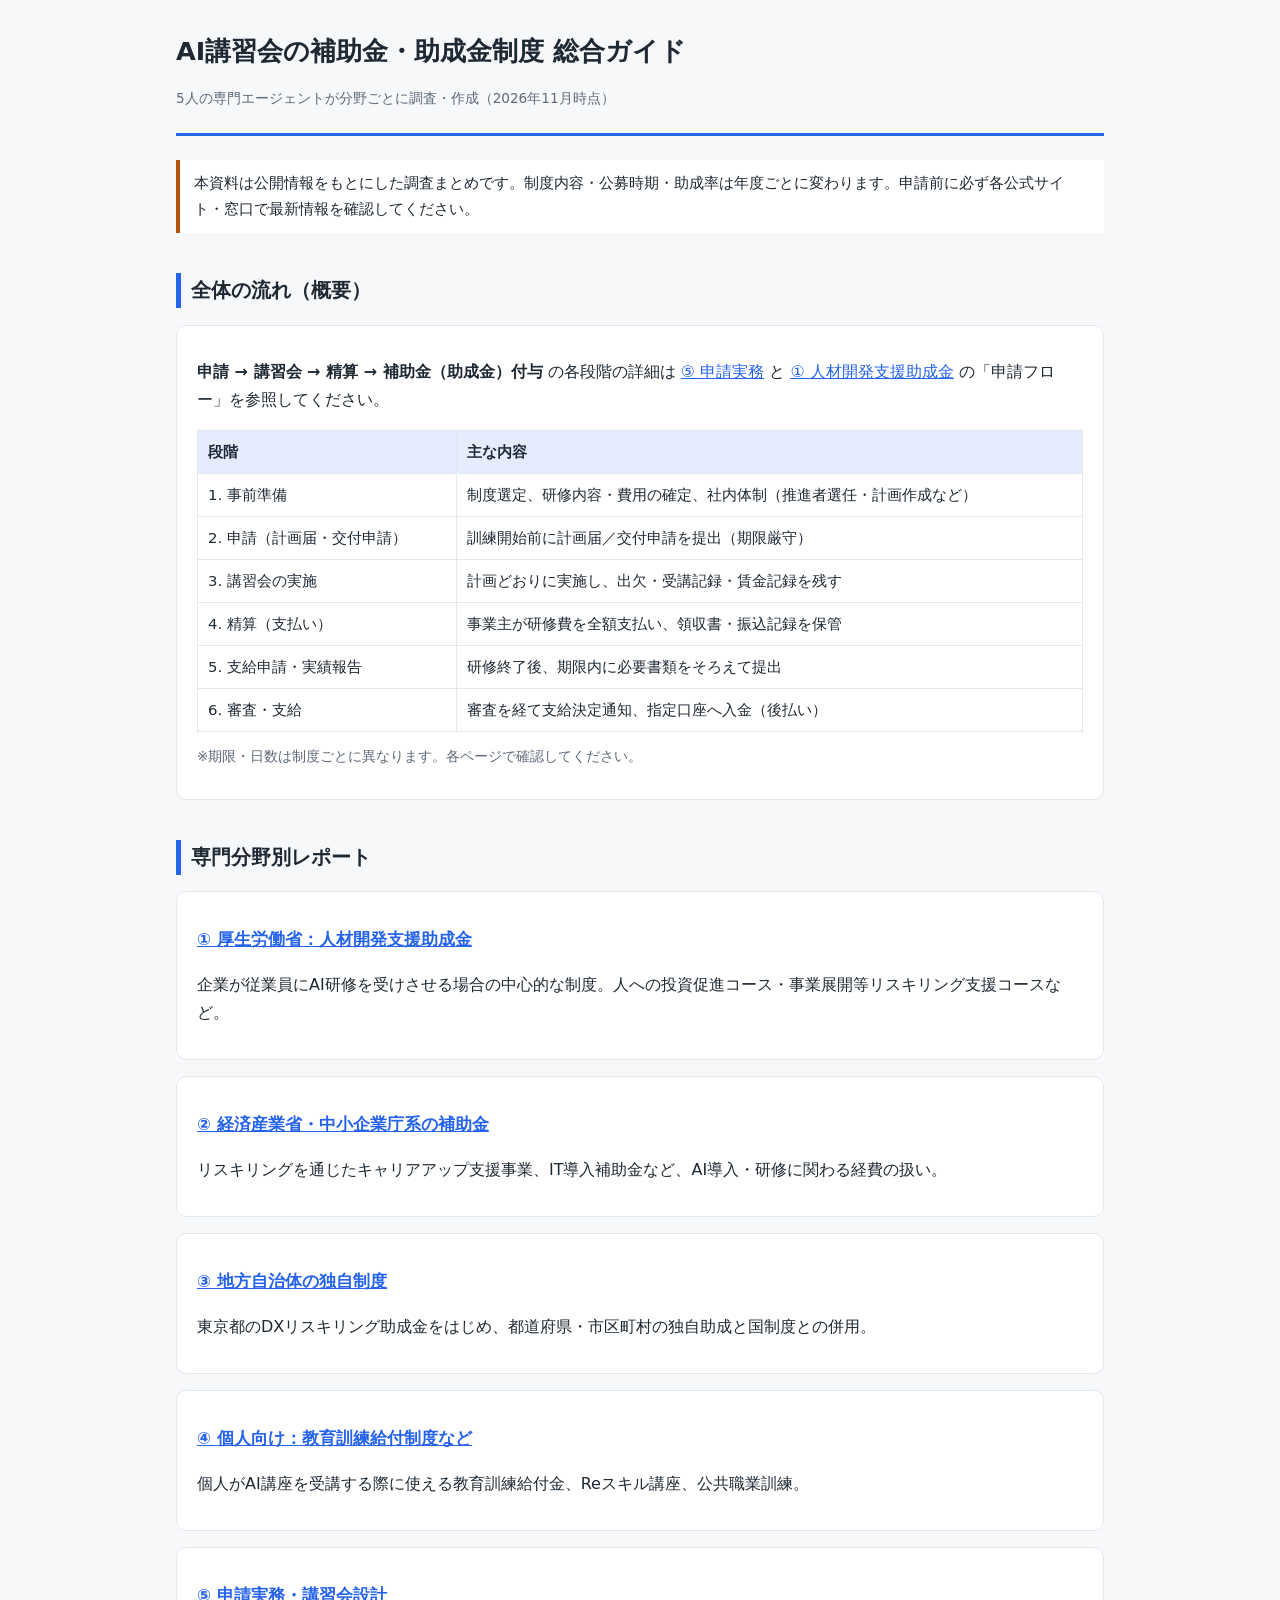
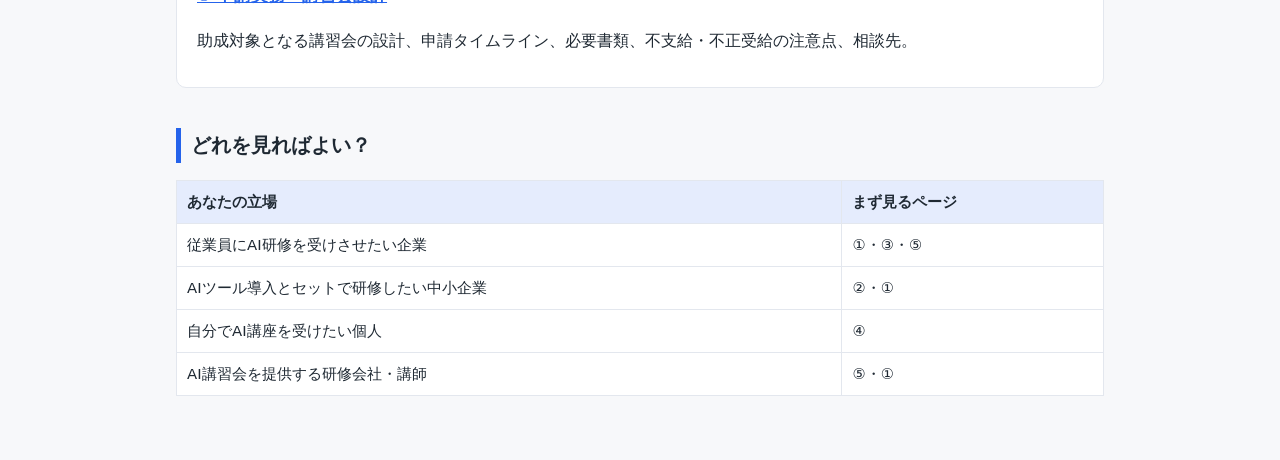
<file: ai-subsidy/index.html>
<!doctype html>
<html lang="ja">
<head>
<meta charset="utf-8">
<meta name="viewport" content="width=device-width, initial-scale=1">
<title>AI講習会 補助金ガイド</title>
<link rel="stylesheet" href="style.css">
</head>
<body>
<main>
<header class="page">
  <h1>AI講習会の補助金・助成金制度 総合ガイド</h1>
  <p class="meta">5人の専門エージェントが分野ごとに調査・作成（2026年11月時点）</p>
</header>

<div class="note">本資料は公開情報をもとにした調査まとめです。制度内容・公募時期・助成率は年度ごとに変わります。申請前に必ず各公式サイト・窓口で最新情報を確認してください。</div>

<h2>全体の流れ（概要）</h2>
<div class="card">
  <p><strong>申請 → 講習会 → 精算 → 補助金（助成金）付与</strong> の各段階の詳細は <a href="05-practice.html">⑤ 申請実務</a> と <a href="01-mhlw-jinzai-kaihatsu.html">① 人材開発支援助成金</a> の「申請フロー」を参照してください。</p>
  <div class="table-wrap">
  <table>
    <tr><th>段階</th><th>主な内容</th></tr>
    <tr><td>1. 事前準備</td><td>制度選定、研修内容・費用の確定、社内体制（推進者選任・計画作成など）</td></tr>
    <tr><td>2. 申請（計画届・交付申請）</td><td>訓練開始前に計画届／交付申請を提出（期限厳守）</td></tr>
    <tr><td>3. 講習会の実施</td><td>計画どおりに実施し、出欠・受講記録・賃金記録を残す</td></tr>
    <tr><td>4. 精算（支払い）</td><td>事業主が研修費を全額支払い、領収書・振込記録を保管</td></tr>
    <tr><td>5. 支給申請・実績報告</td><td>研修終了後、期限内に必要書類をそろえて提出</td></tr>
    <tr><td>6. 審査・支給</td><td>審査を経て支給決定通知、指定口座へ入金（後払い）</td></tr>
  </table>
  </div>
  <p class="meta">※期限・日数は制度ごとに異なります。各ページで確認してください。</p>
</div>

<h2>専門分野別レポート</h2>
<div class="card">
  <h3><a href="01-mhlw-jinzai-kaihatsu.html">① 厚生労働省：人材開発支援助成金</a></h3>
  <p>企業が従業員にAI研修を受けさせる場合の中心的な制度。人への投資促進コース・事業展開等リスキリング支援コースなど。</p>
</div>
<div class="card">
  <h3><a href="02-meti-hojokin.html">② 経済産業省・中小企業庁系の補助金</a></h3>
  <p>リスキリングを通じたキャリアアップ支援事業、IT導入補助金など、AI導入・研修に関わる経費の扱い。</p>
</div>
<div class="card">
  <h3><a href="03-local-gov.html">③ 地方自治体の独自制度</a></h3>
  <p>東京都のDXリスキリング助成金をはじめ、都道府県・市区町村の独自助成と国制度との併用。</p>
</div>
<div class="card">
  <h3><a href="04-individual.html">④ 個人向け：教育訓練給付制度など</a></h3>
  <p>個人がAI講座を受講する際に使える教育訓練給付金、Reスキル講座、公共職業訓練。</p>
</div>
<div class="card">
  <h3><a href="05-practice.html">⑤ 申請実務・講習会設計</a></h3>
  <p>助成対象となる講習会の設計、申請タイムライン、必要書類、不支給・不正受給の注意点、相談先。</p>
</div>

<h2>どれを見ればよい？</h2>
<div class="table-wrap">
<table>
  <tr><th>あなたの立場</th><th>まず見るページ</th></tr>
  <tr><td>従業員にAI研修を受けさせたい企業</td><td>①・③・⑤</td></tr>
  <tr><td>AIツール導入とセットで研修したい中小企業</td><td>②・①</td></tr>
  <tr><td>自分でAI講座を受けたい個人</td><td>④</td></tr>
  <tr><td>AI講習会を提供する研修会社・講師</td><td>⑤・①</td></tr>
</table>
</div>
</main>
</body>
</html>
</file>
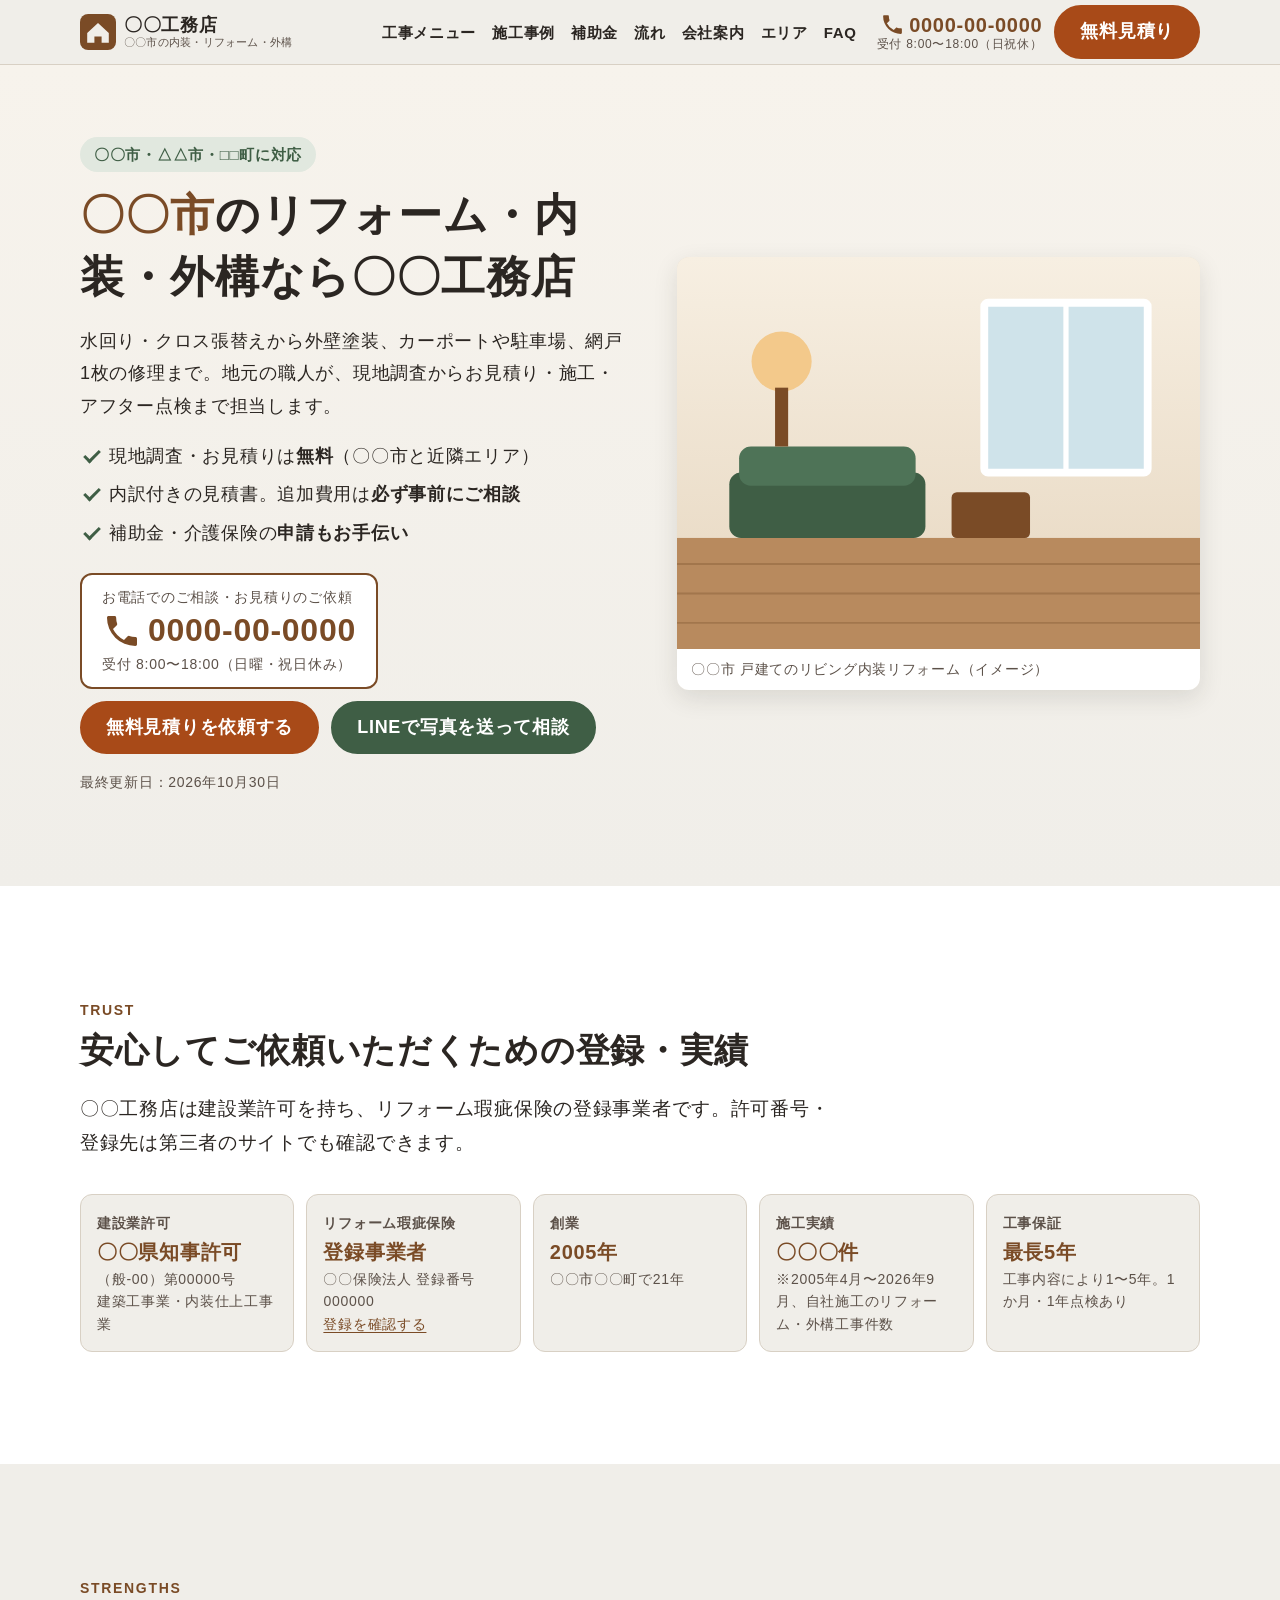
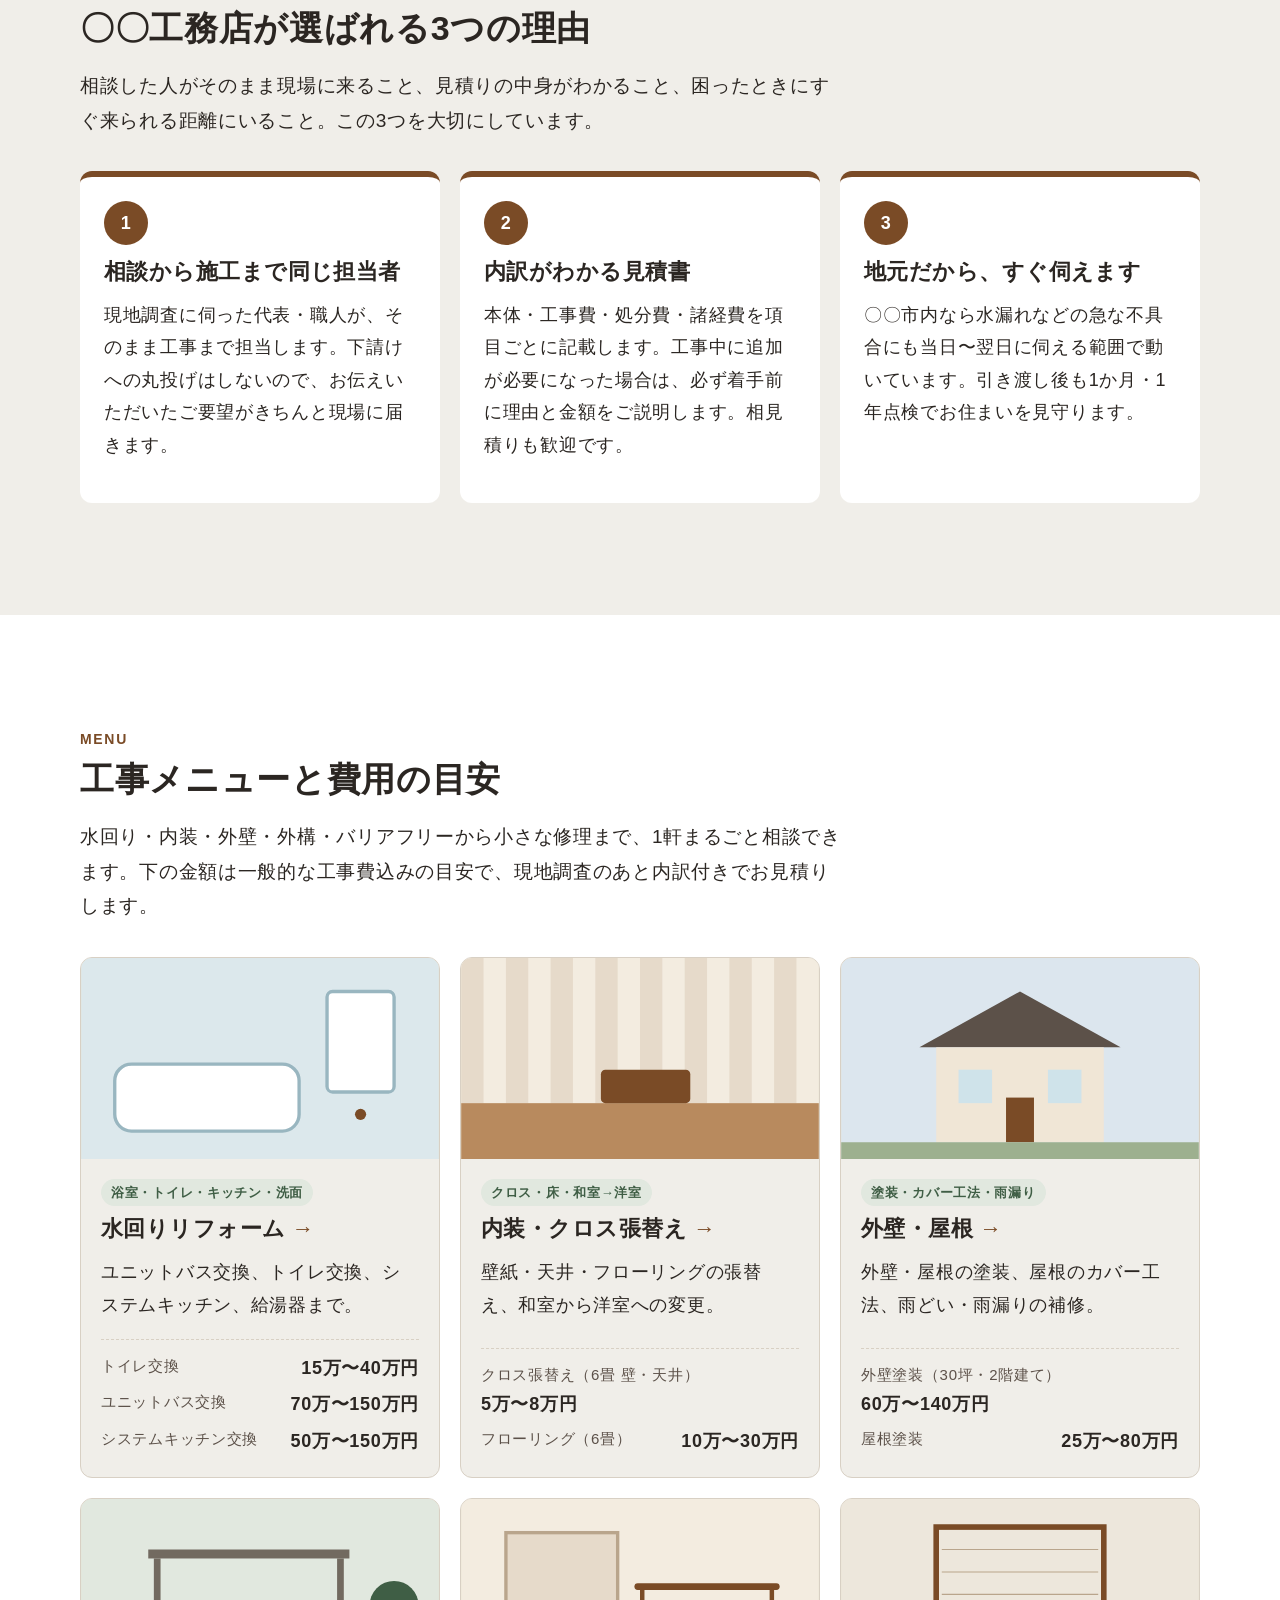
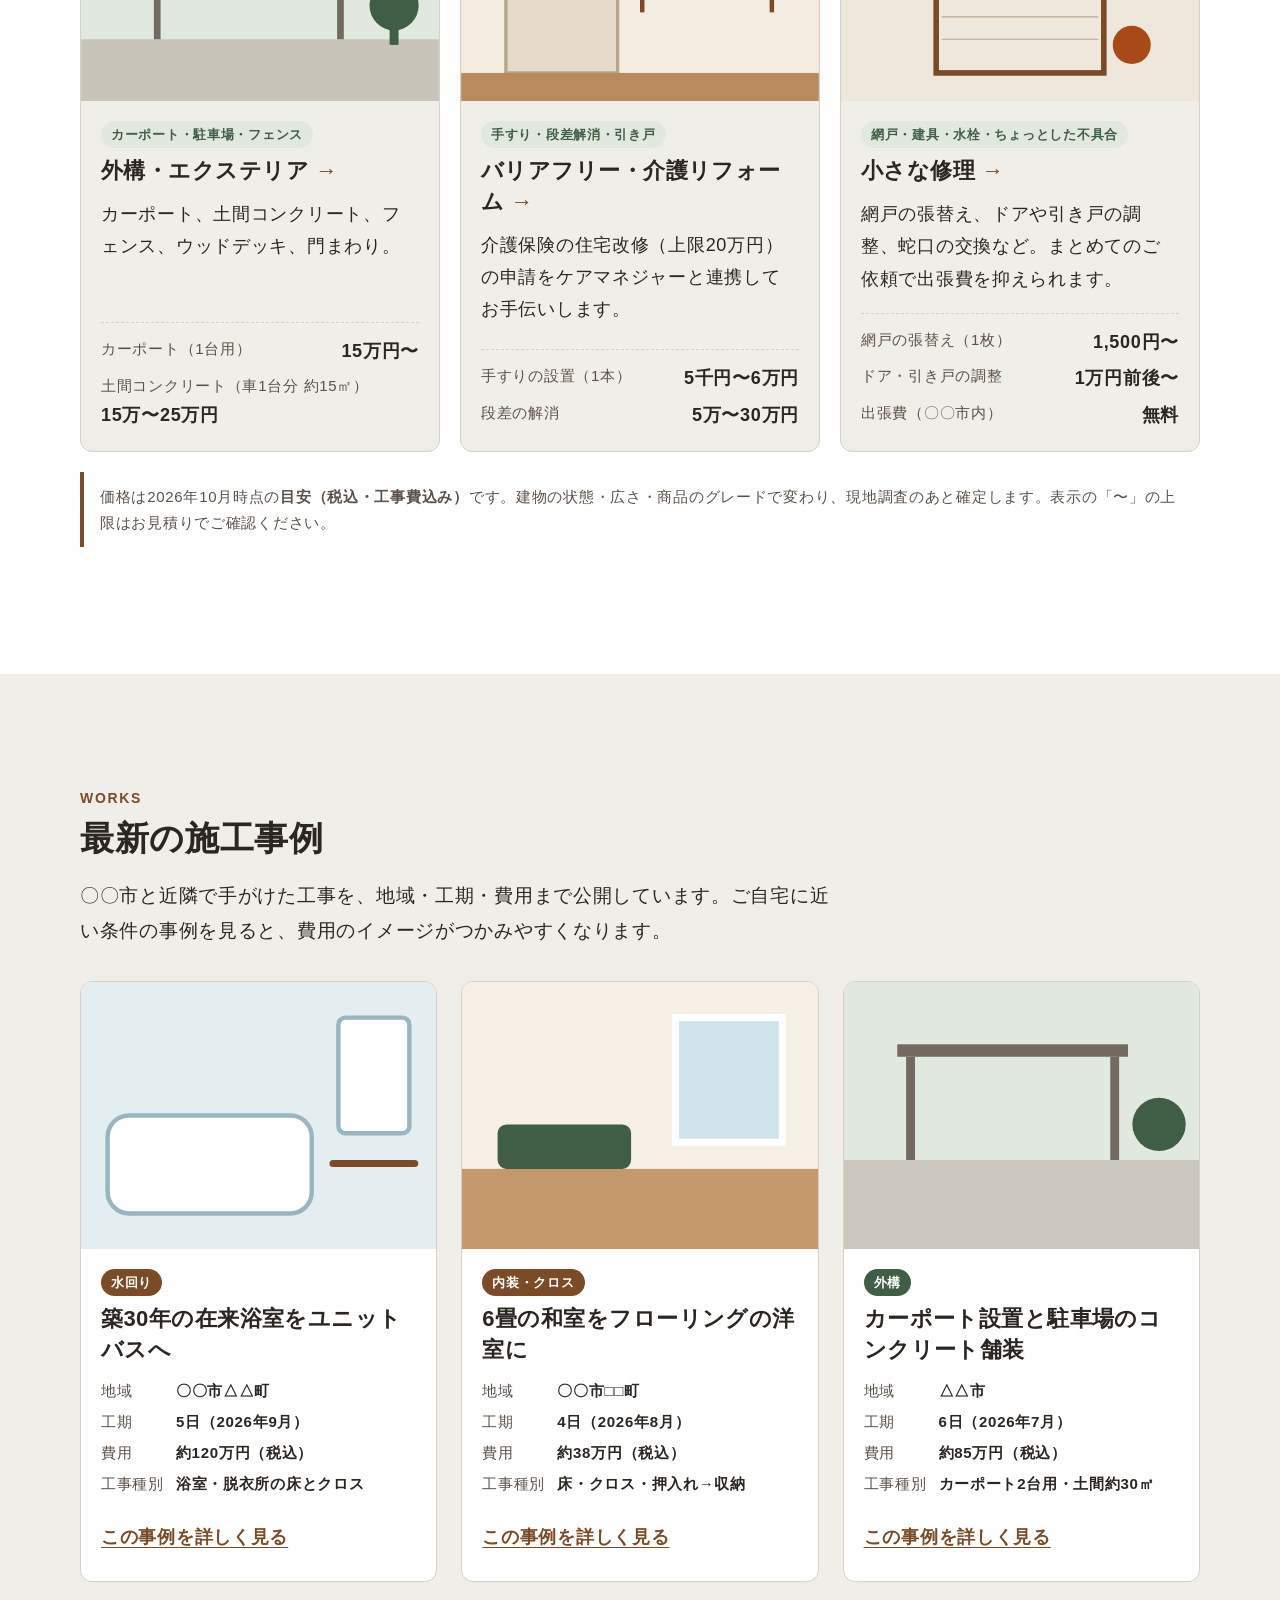
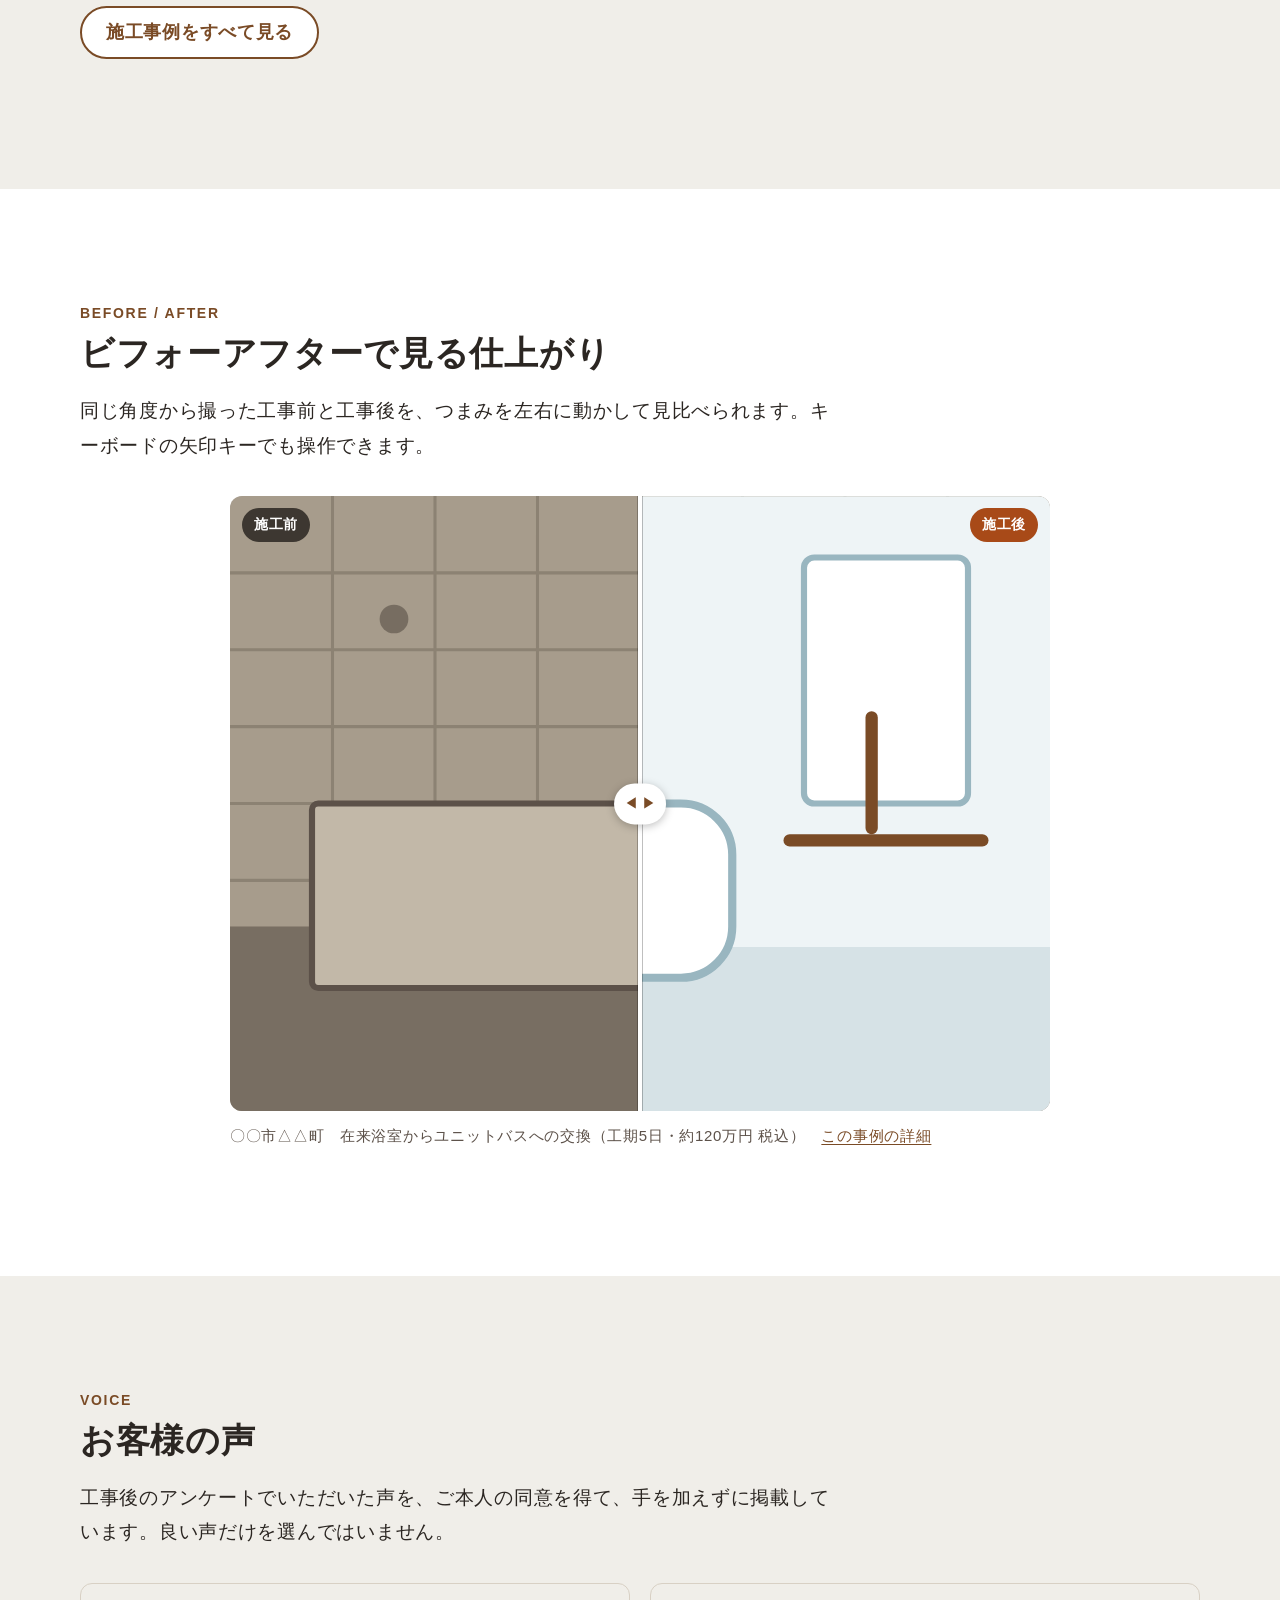
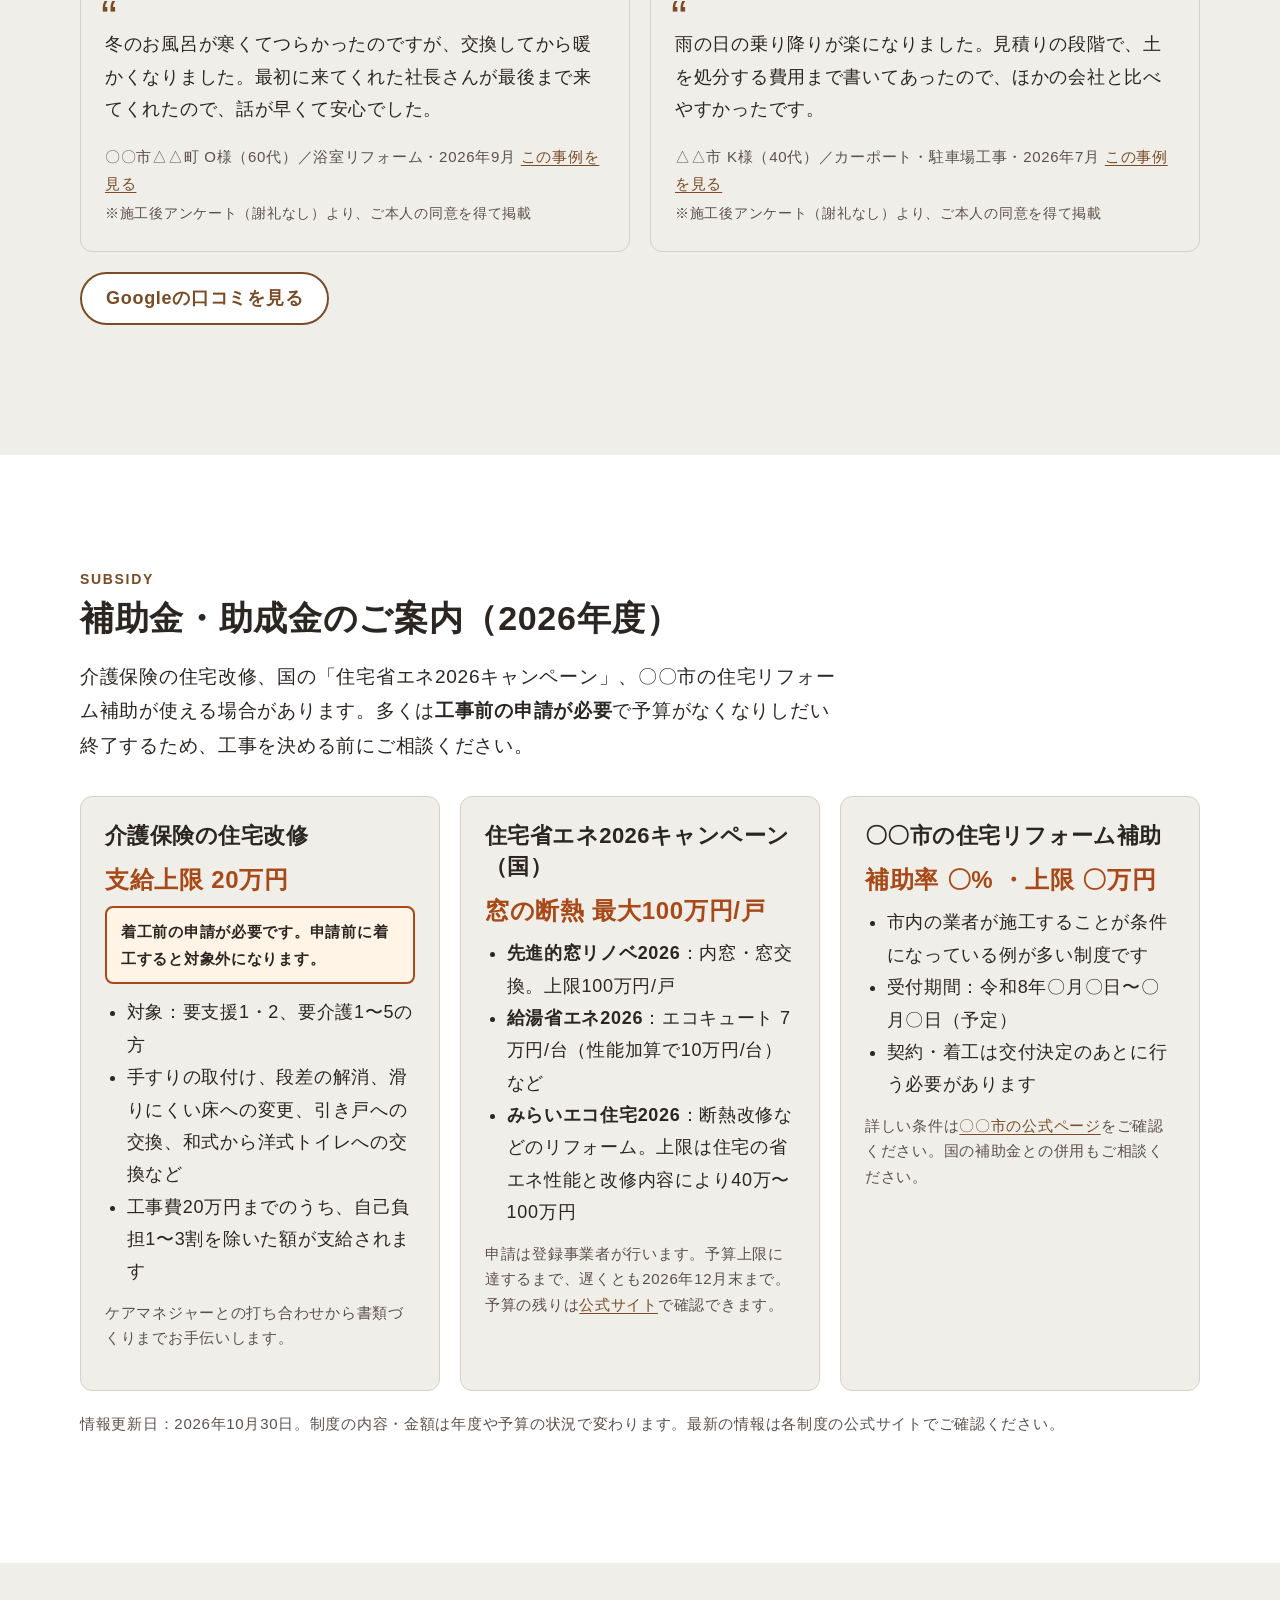
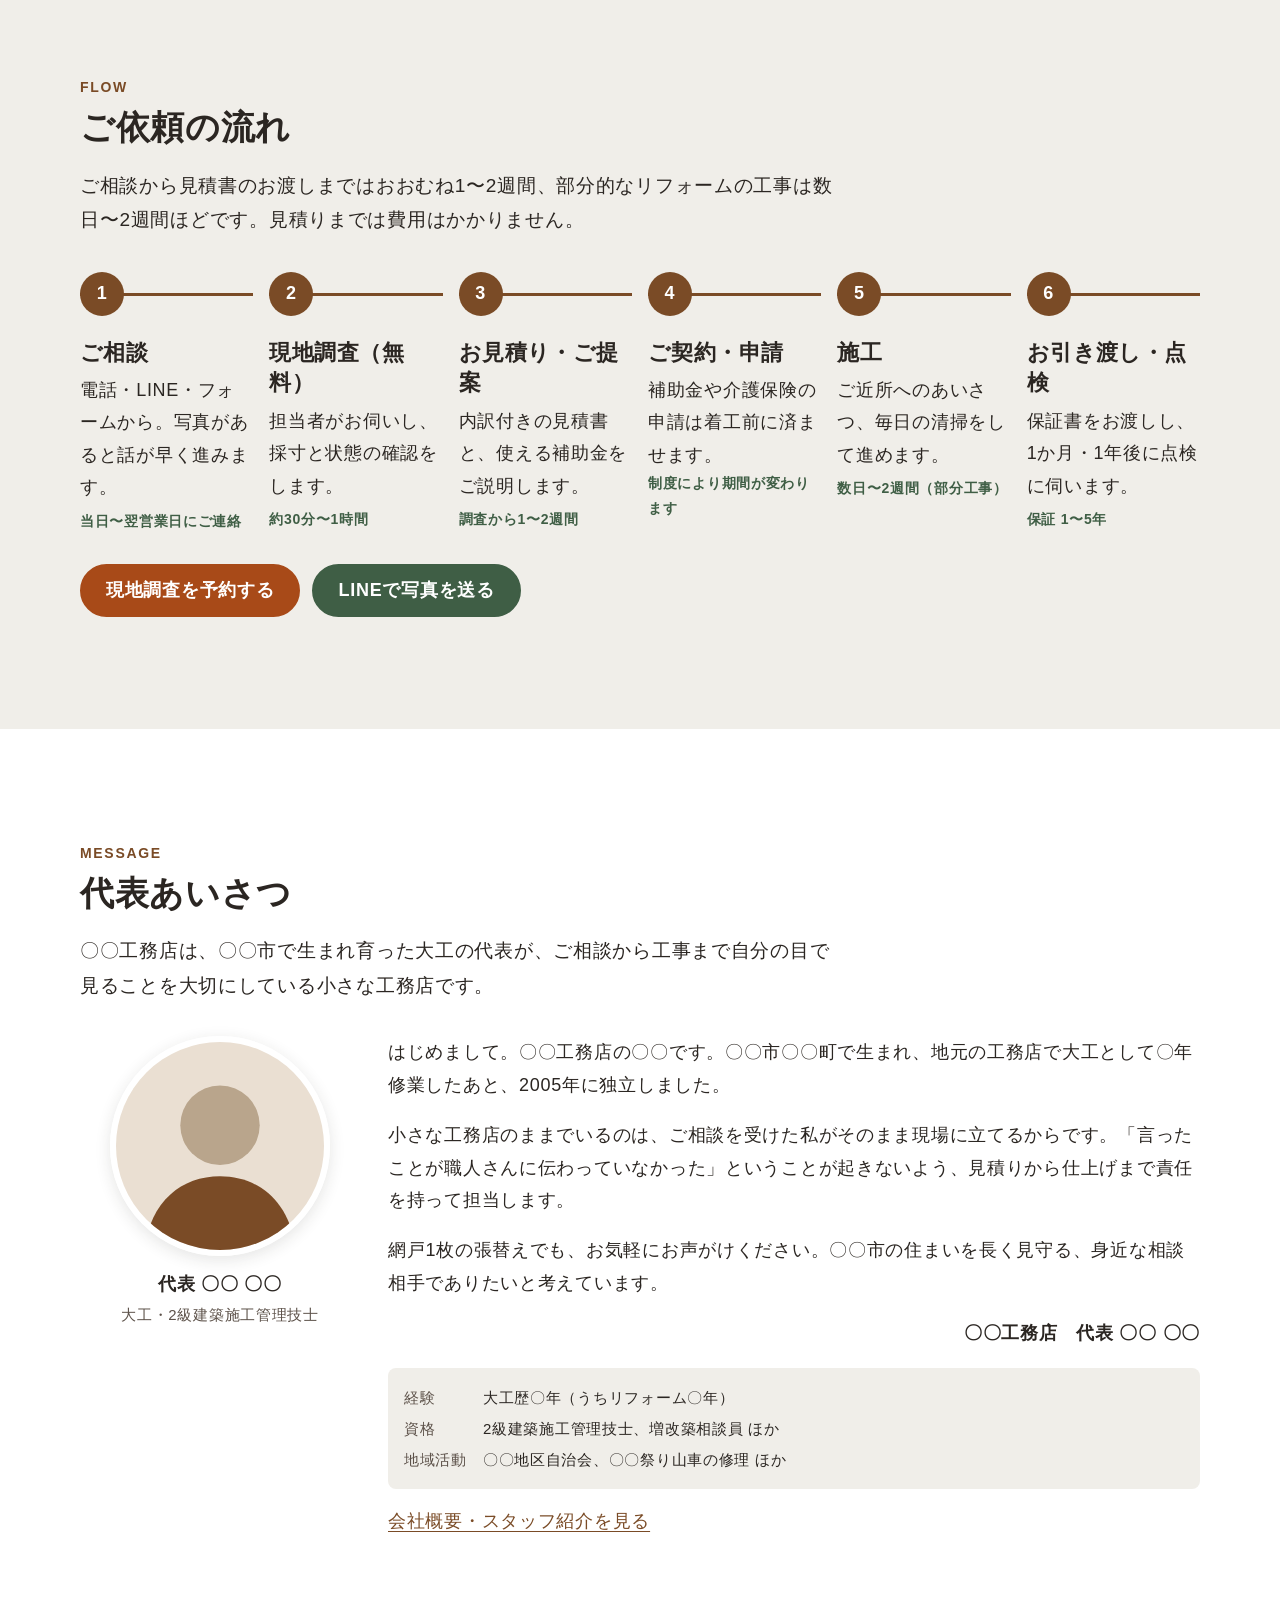
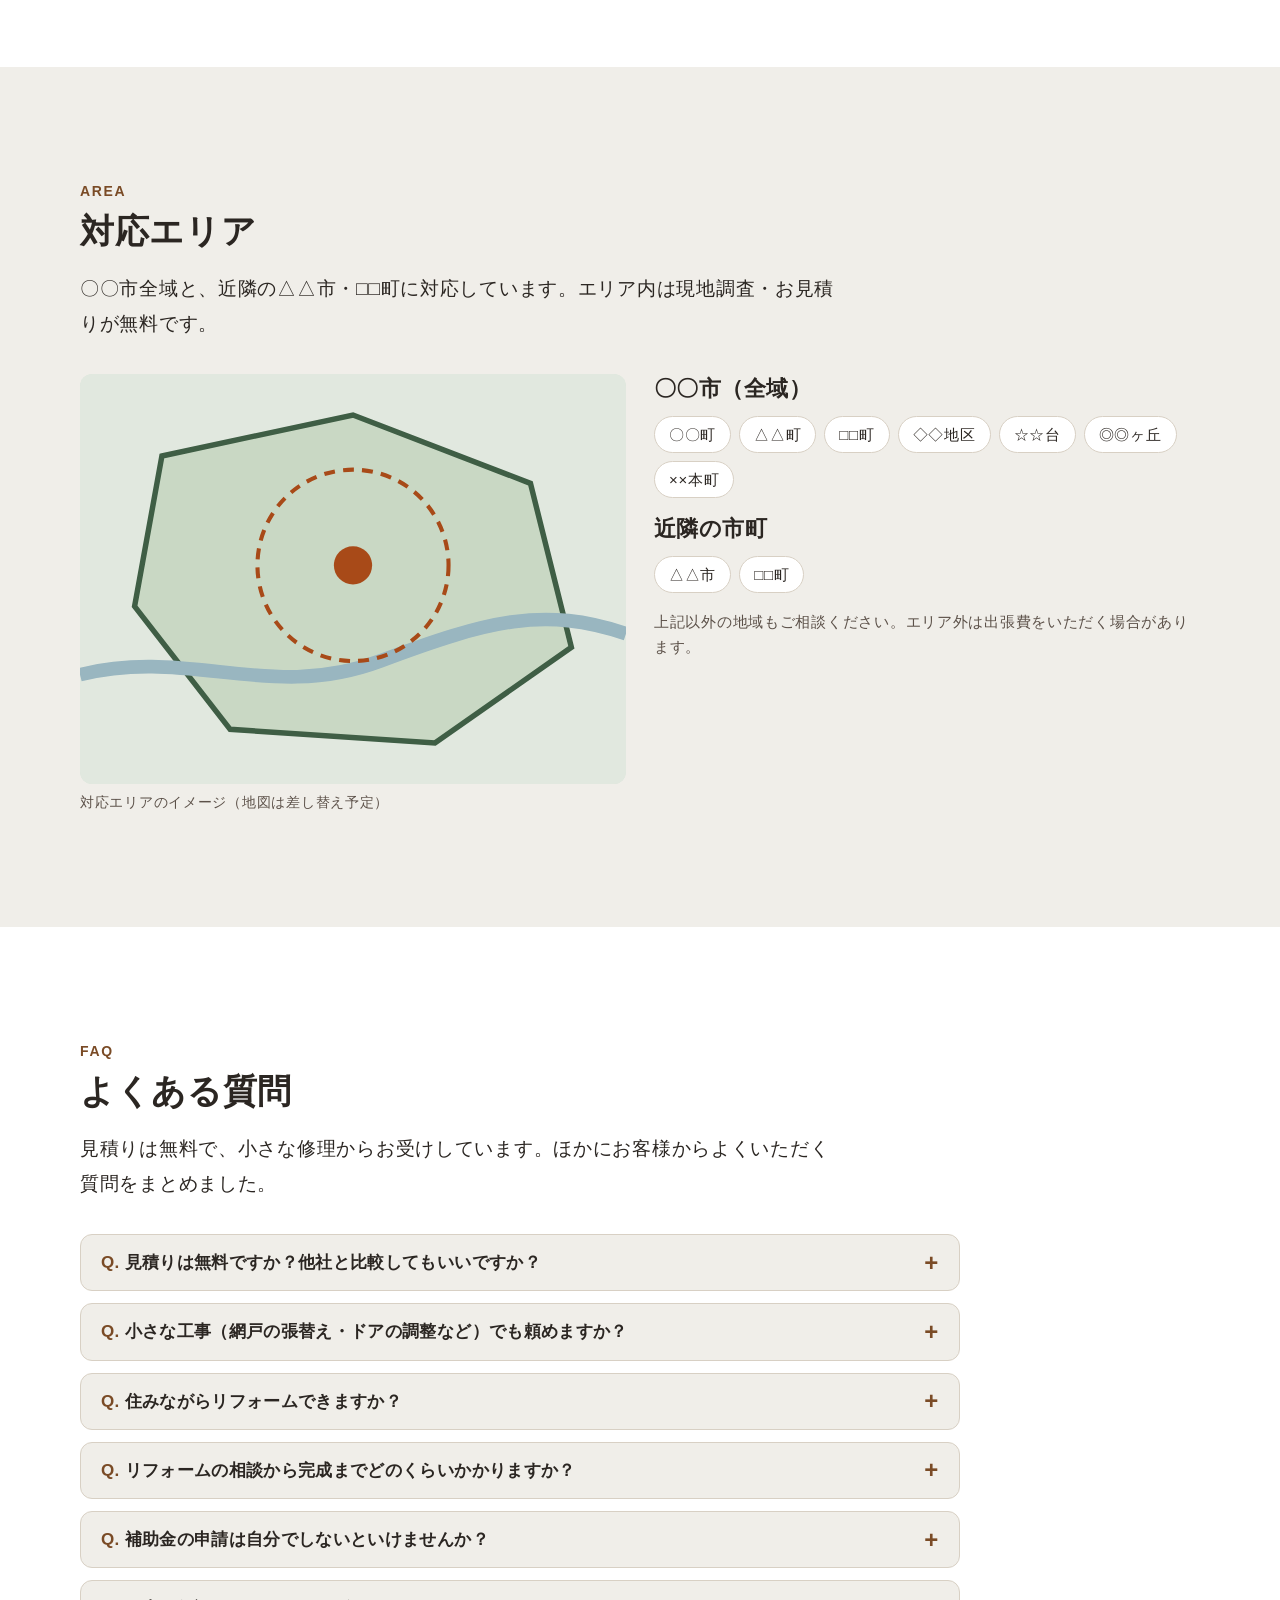
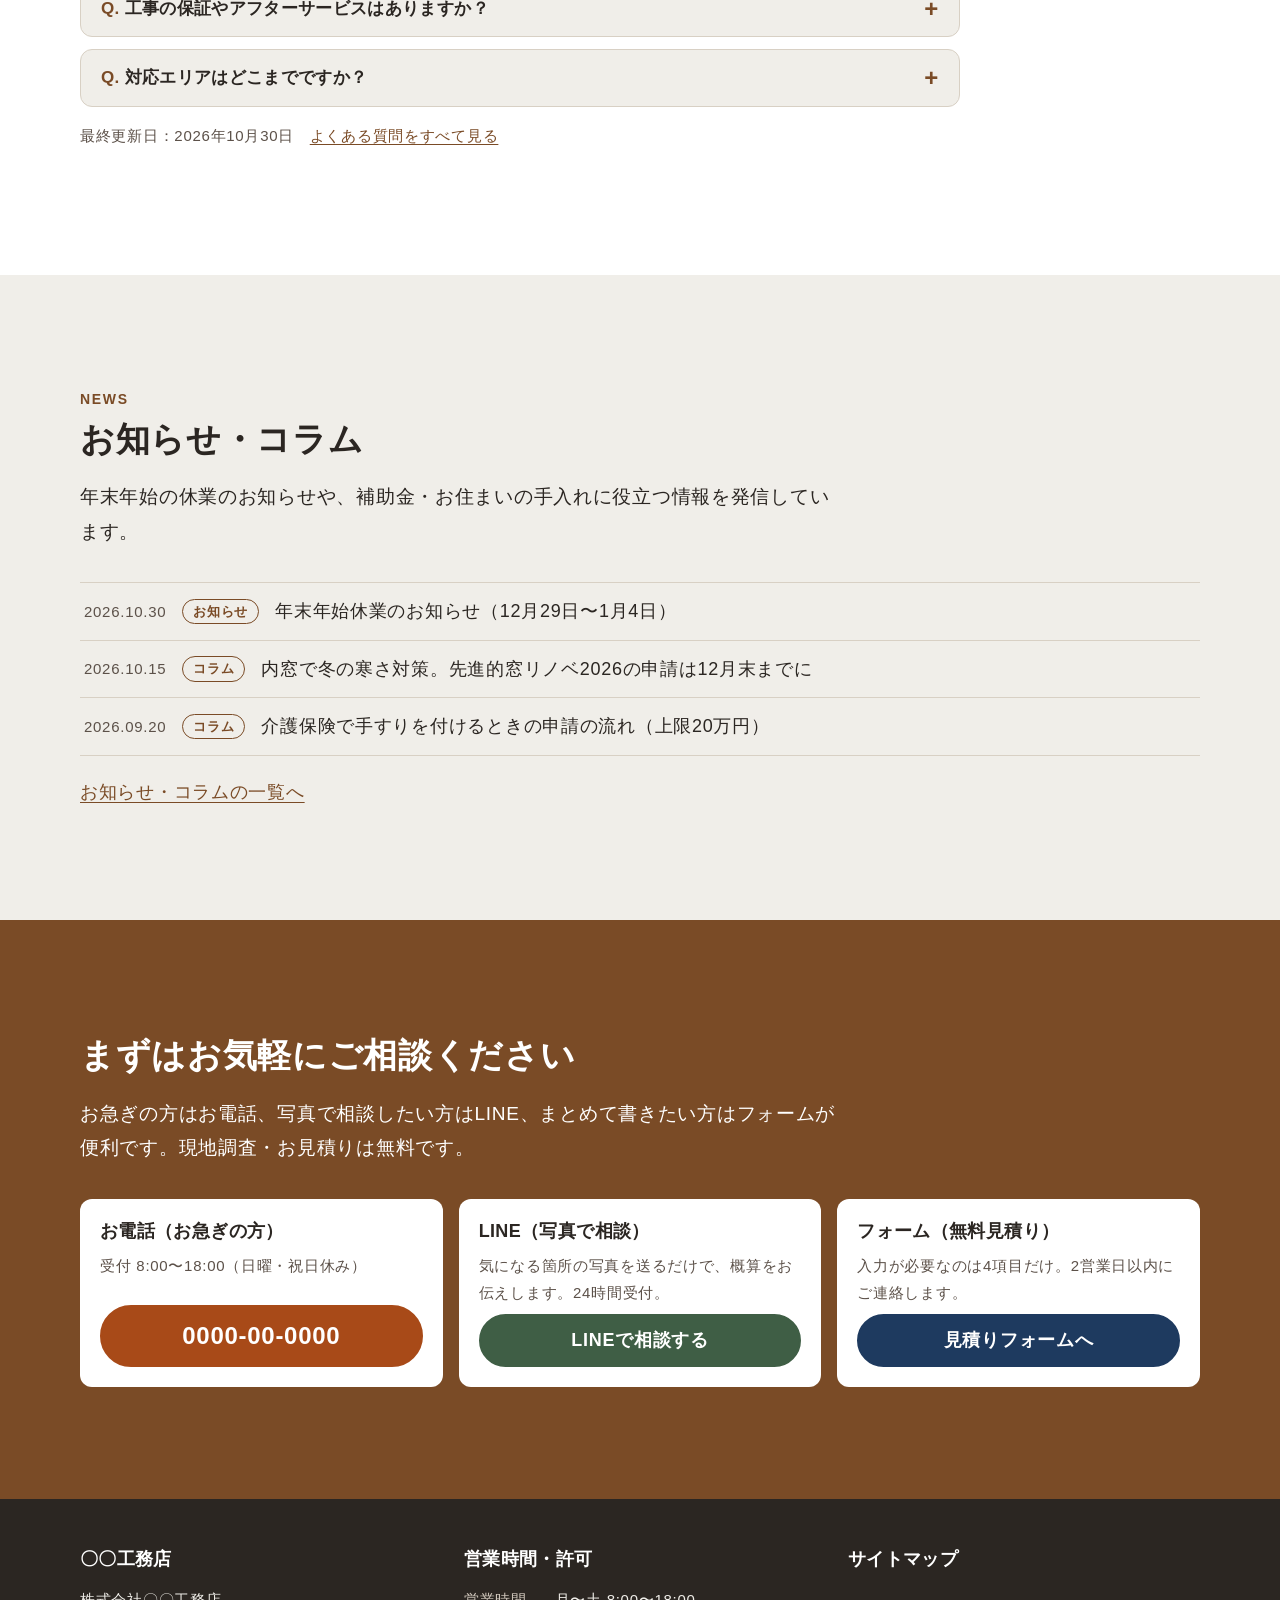
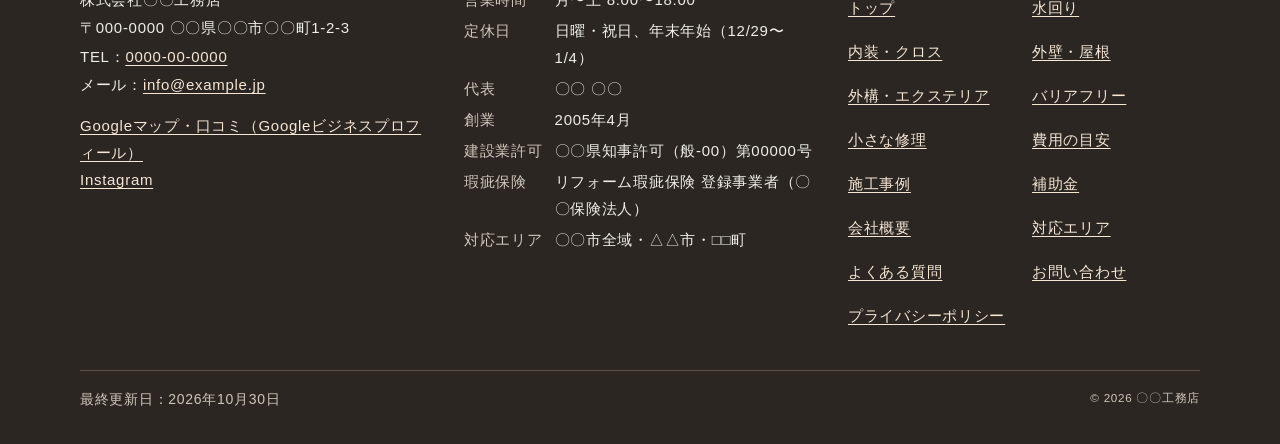
<file: koumuten-hp/index.html>
<!doctype html>
<html lang="ja">
<head>
<meta charset="utf-8">
<meta name="viewport" content="width=device-width, initial-scale=1">
<!-- 要確認: 店名「〇〇工務店」・地域名「〇〇市」・ドメイン「example.jp」はすべて仮置き。確定後に一括置換する -->
<title>〇〇市のリフォーム・外構工事｜〇〇工務店</title>
<meta name="description" content="〇〇市の工務店です。水回り・内装リフォームから外構工事まで、地元の職人が現地調査・お見積りから施工まで担当します。補助金のご相談・お見積りは無料です。">
<link rel="canonical" href="https://example.jp/">
<meta name="theme-color" content="#7A4B26">

<meta property="og:type" content="website">
<meta property="og:site_name" content="〇〇工務店">
<meta property="og:title" content="〇〇市のリフォーム・外構工事｜〇〇工務店">
<meta property="og:description" content="水回り・内装・外壁・外構から小さな修理まで。〇〇市の地元工務店です。現地調査とお見積りは無料。">
<meta property="og:url" content="https://example.jp/">
<!-- 要確認: OGP画像（1200×630、自社施工写真）を用意して差し替え -->
<meta property="og:image" content="https://example.jp/og/top.jpg">
<meta property="og:image:width" content="1200">
<meta property="og:image:height" content="630">
<meta property="og:locale" content="ja_JP">
<meta name="twitter:card" content="summary_large_image">

<!-- 要確認: favicon / apple-touch-icon / manifest を公開時に追加 -->
<!-- 要確認: Search Console 確認タグ・GA4 タグは公開時に追加（測定ID未定） -->

<!-- 要確認: JSON-LD の住所・電話・座標・営業時間・許可番号・創業日・代表者名・SNS URL は、画面表示（フッター等）およびGoogleビジネスプロフィールと同じ表記で確定させる。画像URLは実ファイルに差し替え -->
<script type="application/ld+json">
{
  "@context": "https://schema.org",
  "@graph": [
    {
      "@type": "WebSite",
      "@id": "https://example.jp/#website",
      "url": "https://example.jp/",
      "name": "〇〇工務店",
      "inLanguage": "ja",
      "publisher": { "@id": "https://example.jp/#organization" }
    },
    {
      "@type": "GeneralContractor",
      "@id": "https://example.jp/#organization",
      "name": "〇〇工務店",
      "alternateName": "株式会社〇〇工務店",
      "url": "https://example.jp/",
      "logo": {
        "@type": "ImageObject",
        "url": "https://example.jp/images/logo.png",
        "width": 512,
        "height": 512
      },
      "image": [
        "https://example.jp/images/shop-front-1x1.jpg",
        "https://example.jp/images/shop-front-4x3.jpg",
        "https://example.jp/images/shop-front-16x9.jpg"
      ],
      "description": "〇〇市で水回り・内装・外壁・外構のリフォームと小さな修理を手がける地域密着の工務店です。",
      "telephone": "+81-000-00-0000",
      "email": "info@example.jp",
      "priceRange": "1万円〜",
      "address": {
        "@type": "PostalAddress",
        "postalCode": "000-0000",
        "addressRegion": "〇〇県",
        "addressLocality": "〇〇市",
        "streetAddress": "〇〇町1-2-3",
        "addressCountry": "JP"
      },
      "geo": {
        "@type": "GeoCoordinates",
        "latitude": 35.00000,
        "longitude": 139.00000
      },
      "openingHoursSpecification": [
        {
          "@type": "OpeningHoursSpecification",
          "dayOfWeek": ["Monday", "Tuesday", "Wednesday", "Thursday", "Friday", "Saturday"],
          "opens": "08:00:00",
          "closes": "18:00:00"
        }
      ],
      "specialOpeningHoursSpecification": [
        {
          "@type": "OpeningHoursSpecification",
          "opens": "00:00:00",
          "closes": "00:00:00",
          "validFrom": "2026-12-29",
          "validThrough": "2027-01-04"
        }
      ],
      "areaServed": [
        { "@type": "City", "name": "〇〇市" },
        { "@type": "City", "name": "△△市" },
        { "@type": "City", "name": "□□町" }
      ],
      "knowsAbout": ["水回りリフォーム", "内装リフォーム", "外壁・屋根塗装", "外構工事", "バリアフリーリフォーム", "住宅の小修理"],
      "sameAs": [
        "https://www.google.com/maps?cid=0000000000000000000",
        "https://www.instagram.com/example_koumuten/"
      ],
      "founder": {
        "@type": "Person",
        "@id": "https://example.jp/#founder",
        "name": "〇〇 〇〇",
        "jobTitle": "代表"
      },
      "foundingDate": "2005-04-01",
      "hasCredential": [
        {
          "@type": "EducationalOccupationalCredential",
          "credentialCategory": "建設業許可",
          "name": "〇〇県知事許可（般-00）第00000号"
        }
      ]
    }
  ]
}
</script>

<style>
:root{
  --bg:#F0EEE9; --surface:#FFFFFF; --text:#2B2622; --muted:#5C5149;
  --wood:#7A4B26; --wood-soft:#EADFD2; --green:#3F5E45; --green-soft:#E1E8DF;
  --cta:#A84A18; --cta-dark:#8A3C12; --navy:#1E3A5F; --line:#D8D0C4;
  --radius:12px; --space:clamp(56px,9vw,112px);
  --font-head:"BIZ UDPGothic","Hiragino Maru Gothic ProN","Hiragino Sans","Noto Sans JP","Yu Gothic","YuGothic",Meiryo,sans-serif;
  --font-body:"BIZ UDPGothic","Hiragino Sans","Hiragino Kaku Gothic ProN","Noto Sans JP","Yu Gothic","YuGothic",Meiryo,sans-serif;
  --header-h:64px; --bar-h:64px;
}
*,*::before,*::after{box-sizing:border-box}
html{font-size:100%;scroll-behavior:smooth;-webkit-text-size-adjust:100%}
body{margin:0;background:var(--bg);color:var(--text);font-family:var(--font-body);
  font-size:clamp(1.0625rem,1rem + .3vw,1.125rem);line-height:1.8;letter-spacing:.04em;overflow-wrap:anywhere}
h1,h2,h3{font-family:var(--font-head);line-height:1.4;letter-spacing:.02em;margin:0 0 .5em;font-weight:700}
h2{font-size:clamp(1.5rem,1.2rem + 1.4vw,2.125rem)}
h3{font-size:clamp(1.1875rem,1.1rem + .4vw,1.375rem)}
p{margin:0 0 1em}
img,svg{max-width:100%;height:auto;display:block}
a{color:var(--wood);text-decoration:underline;text-underline-offset:.2em}
a:hover{color:var(--cta-dark)}
:focus-visible{outline:3px solid var(--cta);outline-offset:3px;border-radius:4px}
.container{width:min(1120px,100% - 32px);margin-inline:auto}
.sr-only{position:absolute!important;width:1px;height:1px;overflow:hidden;clip:rect(0 0 0 0);white-space:nowrap}
.skip{position:absolute;left:8px;top:-100px;background:var(--surface);padding:12px 16px;z-index:100}
.skip:focus{top:8px}
section{padding-block:var(--space);scroll-margin-top:calc(var(--header-h) + 8px)}
section:nth-of-type(even){background:var(--surface)}
.lead{font-size:1.06em;color:var(--text);max-width:40em;margin-bottom:1.75em}
.sec-label{display:block;font-size:.875rem;color:var(--wood);font-weight:700;letter-spacing:.12em;margin-bottom:.25em}
.note{font-size:.9375rem;color:var(--muted);line-height:1.7}
.num{font-variant-numeric:tabular-nums}

/* buttons */
.btn{display:inline-flex;align-items:center;justify-content:center;gap:.5em;min-height:48px;padding:12px 24px;
  border-radius:999px;background:var(--cta);color:#fff;font-weight:700;text-decoration:none;border:2px solid var(--cta);
  line-height:1.4;text-align:center}
.btn:hover{background:var(--cta-dark);border-color:var(--cta-dark);color:#fff}
.btn--line{background:var(--green);border-color:var(--green)}
.btn--line:hover{background:#2F4834;border-color:#2F4834}
.btn--ghost{background:var(--surface);color:var(--wood);border-color:var(--wood)}
.btn--ghost:hover{background:var(--wood-soft);color:var(--wood)}
.btn small{font-weight:400;font-size:.8125rem;opacity:.95}
.btn-row{display:flex;flex-wrap:wrap;gap:12px}
.ico{width:1.25em;height:1.25em;flex:none;fill:currentColor}

/* header */
.site-header{position:sticky;top:0;z-index:50;background:rgba(240,238,233,.97);border-bottom:1px solid var(--line)}
.header-in{display:flex;align-items:center;gap:12px;min-height:var(--header-h)}
.logo{display:flex;align-items:center;gap:8px;color:var(--text);text-decoration:none;font-family:var(--font-head);font-weight:700;font-size:1.125rem;line-height:1.2;min-height:48px;flex:none}
.logo svg{width:36px;height:36px}
.logo small{display:block;font-size:.6875rem;color:var(--muted);font-weight:400;letter-spacing:.02em}
.gnav{margin-left:auto}
.gnav ul{display:flex;gap:0;list-style:none;margin:0;padding:0}
.gnav a{display:flex;align-items:center;min-height:48px;padding:0 8px;white-space:nowrap;color:var(--text);text-decoration:none;font-size:.9375rem;font-weight:700}
.gnav a:hover{color:var(--wood);text-decoration:underline}
.header-tel{display:flex;flex-direction:column;align-items:flex-end;text-decoration:none;color:var(--wood);line-height:1.2;min-height:48px;justify-content:center;flex:none}
.header-tel strong{font-size:1.25rem;display:flex;align-items:center;gap:4px}
.header-tel small{font-size:.75rem;color:var(--muted)}
.header-cta{flex:none}
.menu-btn{display:none;min-width:48px;min-height:48px;border:2px solid var(--wood);border-radius:10px;background:var(--surface);color:var(--wood);font:inherit;font-size:.75rem;font-weight:700;line-height:1;cursor:pointer;flex-direction:column;align-items:center;justify-content:center;gap:2px;padding:4px}
.menu-btn span.bars{display:block;width:20px;height:2px;background:currentColor;box-shadow:0 -6px 0 currentColor,0 6px 0 currentColor;margin:8px 0 6px}
@media (max-width:1079px){
  .gnav{display:none;position:absolute;left:0;right:0;top:100%;background:var(--surface);border-bottom:1px solid var(--line);margin:0}
  .gnav.is-open{display:block}
  .gnav ul{flex-direction:column;padding:8px 16px 16px}
  .gnav a{border-bottom:1px solid var(--line);font-size:1.0625rem}
  .menu-btn{display:flex}
  .header-tel{margin-left:auto}
  .header-cta{display:none}
}
@media (max-width:420px){
  .logo small{display:none}
  .logo{font-size:1rem}
  .logo svg{width:30px;height:30px}
  .header-tel strong{font-size:1.0625rem}
  .header-tel small{font-size:.6875rem}
  .header-in{gap:8px}
}

/* hero */
.hero{padding-block:clamp(32px,6vw,72px) clamp(40px,6vw,80px);background:linear-gradient(180deg,#F7F3EC 0%,var(--bg) 100%)}
.hero-grid{display:grid;gap:clamp(24px,4vw,48px);align-items:center}
@media (min-width:880px){.hero-grid{grid-template-columns:1.05fr 1fr}}
.hero-area{display:inline-block;background:var(--green-soft);color:var(--green);font-weight:700;font-size:.9375rem;padding:4px 14px;border-radius:999px;margin-bottom:12px}
.hero h1{font-size:clamp(1.75rem,1.2rem + 2.6vw,2.75rem);margin-bottom:.4em}
.hero h1 .accent{color:var(--wood)}
.hero-points{list-style:none;padding:0;margin:0 0 24px;display:grid;gap:6px}
.hero-points li{padding-left:1.6em;position:relative}
.hero-points li::before{content:"";position:absolute;left:.2em;top:.55em;width:.9em;height:.5em;border-left:3px solid var(--green);border-bottom:3px solid var(--green);transform:rotate(-45deg)}
.hero-tel{display:inline-flex;flex-direction:column;text-decoration:none;color:var(--text);background:var(--surface);border:2px solid var(--wood);border-radius:var(--radius);padding:10px 20px;margin-bottom:12px;min-height:48px}
.hero-tel strong{font-size:clamp(1.5rem,1.2rem + 1.4vw,2rem);color:var(--wood);display:flex;align-items:center;gap:6px;line-height:1.3}
.hero-tel small{font-size:.875rem;color:var(--muted)}
.hero-figure{margin:0;border-radius:var(--radius);overflow:hidden;box-shadow:0 8px 24px rgba(43,38,34,.12);background:#E8E0D2}
.hero-figure img{width:100%;aspect-ratio:4/3;object-fit:cover}
.hero-figure figcaption{font-size:.875rem;color:var(--muted);background:var(--surface);padding:8px 14px}
.updated{font-size:.875rem;color:var(--muted);margin-top:16px}

/* badges */
.badges{list-style:none;margin:0;padding:0;display:grid;gap:12px;grid-template-columns:repeat(auto-fit,minmax(min(100%,200px),1fr))}
.badges li{background:var(--bg);border:1px solid var(--line);border-radius:var(--radius);padding:16px;display:flex;flex-direction:column;gap:2px}
.badges .b-label{font-size:.875rem;color:var(--muted);font-weight:700}
.badges .b-value{font-family:var(--font-head);font-size:1.25rem;font-weight:700;color:var(--wood);line-height:1.4;font-variant-numeric:tabular-nums}
.badges .b-sub{font-size:.875rem;color:var(--muted);line-height:1.6}

/* strengths */
.cards3{display:grid;gap:20px;grid-template-columns:repeat(auto-fit,minmax(min(100%,300px),1fr))}
.strength{background:var(--surface);border-radius:var(--radius);padding:24px;border-top:6px solid var(--wood)}
.strength .no{display:inline-flex;align-items:center;justify-content:center;width:44px;height:44px;border-radius:50%;background:var(--wood);color:#fff;font-weight:700;margin-bottom:12px;font-size:1.125rem}

/* service menu */
.menu-grid{display:grid;gap:20px;grid-template-columns:repeat(auto-fill,minmax(min(100%,320px),1fr))}
.svc{background:var(--bg);border:1px solid var(--line);border-radius:var(--radius);overflow:hidden;display:flex;flex-direction:column}
.svc img{width:100%;aspect-ratio:16/9;object-fit:cover;background:#E8E0D2}
.svc-body{padding:20px;display:flex;flex-direction:column;flex:1}
.svc h3 a{color:var(--text);text-decoration:none}
.svc h3 a:hover{text-decoration:underline}
.svc h3 a::after{content:" →";color:var(--wood)}
.svc .tag{display:inline-block;font-size:.8125rem;font-weight:700;color:var(--green);background:var(--green-soft);border-radius:999px;padding:2px 10px;margin-bottom:8px;align-self:flex-start}
.price-list{margin:auto 0 0;padding:12px 0 0;border-top:1px dashed var(--line);display:grid;gap:4px}
.price-list div{display:flex;flex-wrap:wrap;justify-content:space-between;gap:0 12px}
.price-list dt{color:var(--muted);font-size:.9375rem}
.price-list dd{margin:0;font-weight:700;font-variant-numeric:tabular-nums;color:var(--text)}
.price-note{margin-top:20px;background:var(--surface);border-left:4px solid var(--wood);padding:12px 16px;border-radius:0 8px 8px 0}

/* works */
.works-grid{display:grid;gap:24px;grid-template-columns:repeat(auto-fill,minmax(min(100%,300px),1fr))}
.work{background:var(--surface);border-radius:var(--radius);overflow:hidden;border:1px solid var(--line);display:flex;flex-direction:column}
section:nth-of-type(even) .work{background:var(--bg)}
.work img{width:100%;aspect-ratio:4/3;object-fit:cover;background:#E8E0D2}
.work-body{padding:20px;display:flex;flex-direction:column;flex:1}
.work .cat{font-size:.8125rem;font-weight:700;color:#fff;background:var(--wood);border-radius:999px;padding:2px 10px;align-self:flex-start;margin-bottom:8px}
.work .cat--ext{background:var(--green)}
.work dl{display:grid;grid-template-columns:auto 1fr;gap:4px 12px;margin:0 0 16px;font-size:.9375rem}
.work dt{color:var(--muted)}
.work dd{margin:0;font-weight:700;font-variant-numeric:tabular-nums}
.work .more{margin-top:auto;display:inline-flex;align-items:center;min-height:48px;font-weight:700}

/* before-after */
.ba-wrap{max-width:820px;margin-inline:auto}
.ba{position:relative;--pos:50%;border-radius:var(--radius);overflow:hidden;background:#ddd;touch-action:pan-y}
.ba img{width:100%;aspect-ratio:4/3;object-fit:cover}
.ba .after{position:absolute;inset:0;clip-path:inset(0 0 0 var(--pos))}
.ba .after img{height:100%}
.ba input[type=range]{position:absolute;inset:0;width:100%;height:100%;margin:0;opacity:0;cursor:ew-resize;-webkit-appearance:none;appearance:none}
.ba .handle{position:absolute;top:0;bottom:0;left:var(--pos);width:4px;margin-left:-2px;background:#fff;pointer-events:none;box-shadow:0 0 0 1px rgba(0,0,0,.25)}
.ba .handle::after{content:"◀ ▶";position:absolute;top:50%;left:50%;transform:translate(-50%,-50%);background:#fff;color:var(--wood);border-radius:999px;padding:8px 10px;font-size:.875rem;white-space:nowrap;box-shadow:0 2px 8px rgba(0,0,0,.25);letter-spacing:0}
.ba .lbl{position:absolute;top:12px;background:rgba(43,38,34,.85);color:#fff;font-size:.875rem;font-weight:700;padding:4px 12px;border-radius:999px;pointer-events:none}
.ba .lbl--b{left:12px}.ba .lbl--a{right:12px;background:var(--cta)}
.ba:has(input:focus-visible){outline:3px solid var(--cta);outline-offset:4px}
.ba-cap{margin-top:12px}
.no-js .ba .after{position:static;clip-path:none}
.no-js .ba input,.no-js .ba .handle{display:none}

/* voices */
.voices{display:grid;gap:20px;grid-template-columns:repeat(auto-fit,minmax(min(100%,320px),1fr))}
.voice{margin:0;background:var(--bg);border-radius:var(--radius);padding:24px;border:1px solid var(--line)}
.voice blockquote{margin:0 0 12px;position:relative;padding-top:20px}
.voice blockquote::before{content:"“";position:absolute;top:-14px;left:-4px;font-size:3rem;color:var(--wood);line-height:1}
.voice figcaption{font-size:.9375rem;color:var(--muted)}
.voice figcaption small{display:block;margin-top:4px;font-size:.875rem}

/* subsidy */
.subsidy-grid{display:grid;gap:20px;grid-template-columns:repeat(auto-fit,minmax(min(100%,300px),1fr))}
.sub-card{background:var(--surface);border-radius:var(--radius);padding:24px;border:1px solid var(--line)}
section:nth-of-type(even) .sub-card{background:var(--bg)}
.sub-card .big{font-family:var(--font-head);font-size:1.5rem;color:var(--cta);font-weight:700;font-variant-numeric:tabular-nums;line-height:1.4;margin-bottom:.4em}
.sub-card ul{padding-left:1.2em;margin:0 0 12px}
.alert{background:#FFF4E5;border:2px solid var(--cta);border-radius:8px;padding:10px 14px;font-weight:700;font-size:.9375rem;margin-bottom:12px}

/* flow */
.steps{list-style:none;margin:0 0 28px;padding:0;counter-reset:step;display:grid;gap:0}
.steps li{counter-increment:step;position:relative;padding:0 0 24px 64px;border-left:3px solid var(--wood);margin-left:22px}
.steps li:last-child{border-left-color:transparent;padding-bottom:0}
.steps li::before{content:counter(step);position:absolute;left:-24px;top:0;width:44px;height:44px;border-radius:50%;background:var(--wood);color:#fff;font-weight:700;display:flex;align-items:center;justify-content:center;font-size:1.125rem}
.steps h3{margin-bottom:.25em;padding-top:6px}
.steps p{margin:0}
.steps .term{display:inline-block;font-size:.875rem;color:var(--green);font-weight:700}
@media (min-width:960px){
  .steps{grid-template-columns:repeat(6,1fr);gap:16px}
  .steps li{border-left:0;border-top:3px solid var(--wood);margin:22px 0 0;padding:36px 0 0}
  .steps li:last-child{border-top-color:var(--wood)}
  .steps li::before{left:0;top:-24px}
}

/* greeting */
.greet{display:grid;gap:28px;align-items:start}
@media (min-width:800px){.greet{grid-template-columns:280px 1fr}}
.greet figure{margin:0;text-align:center}
.greet figure img{width:220px;height:220px;border-radius:50%;margin:0 auto 12px;border:6px solid var(--surface);box-shadow:0 4px 16px rgba(43,38,34,.12)}
.greet figcaption{font-size:.9375rem;color:var(--muted)}
.greet figcaption strong{display:block;color:var(--text);font-size:1.125rem}
.greet .sign{text-align:right;font-weight:700}
.profile{display:grid;grid-template-columns:auto 1fr;gap:4px 16px;font-size:.9375rem;background:var(--bg);border-radius:8px;padding:16px;margin:0}
section:nth-of-type(odd) .profile{background:var(--surface)}
.profile dt{color:var(--muted)}
.profile dd{margin:0}

/* area */
.area{display:grid;gap:28px;align-items:start}
@media (min-width:800px){.area{grid-template-columns:1fr 1fr}}
.area figure{margin:0}
.area figure img{border-radius:var(--radius);width:100%;aspect-ratio:4/3;object-fit:cover;background:#E1E8DF}
.area figcaption{font-size:.875rem;color:var(--muted);margin-top:6px}
.towns{list-style:none;padding:0;margin:0 0 16px;display:flex;flex-wrap:wrap;gap:8px}
.towns li{background:var(--surface);border:1px solid var(--line);border-radius:999px;padding:4px 14px;font-size:.9375rem}
section:nth-of-type(even) .towns li{background:var(--bg)}

/* faq */
.faq{display:grid;gap:12px;max-width:880px}
.faq details{background:var(--surface);border:1px solid var(--line);border-radius:var(--radius)}
section:nth-of-type(even) .faq details{background:var(--bg)}
.faq summary{cursor:pointer;min-height:48px;padding:14px 52px 14px 20px;position:relative;list-style:none;display:flex;align-items:center}
.faq summary::-webkit-details-marker{display:none}
.faq summary::after{content:"+";position:absolute;right:20px;top:50%;transform:translateY(-50%);font-size:1.5rem;color:var(--wood);font-weight:700}
.faq details[open] summary::after{content:"−"}
.faq summary h3{margin:0;font-size:1.0625rem;line-height:1.6}
.faq summary h3::before{content:"Q. ";color:var(--wood)}
.faq .ans{padding:0 20px 16px}
.faq .ans p{margin:0}
.faq .ans p::before{content:"A. ";font-weight:700;color:var(--green)}

/* news */
.news{list-style:none;padding:0;margin:0 0 20px;border-top:1px solid var(--line)}
.news li{border-bottom:1px solid var(--line)}
.news a{display:grid;grid-template-columns:auto auto 1fr;gap:4px 16px;align-items:center;padding:12px 4px;min-height:48px;color:var(--text);text-decoration:none}
.news a:hover .ttl{text-decoration:underline;color:var(--wood)}
.news time{color:var(--muted);font-variant-numeric:tabular-nums;font-size:.9375rem}
.news .kind{font-size:.8125rem;font-weight:700;border:1px solid var(--wood);color:var(--wood);border-radius:999px;padding:0 10px}
@media (max-width:600px){.news a{grid-template-columns:auto 1fr}.news .ttl{grid-column:1/-1}}

/* final cta */
.final-cta{background:var(--wood)!important;color:#fff}
.final-cta h2{color:#fff}
.final-cta .lead,.final-cta p{color:#fff}
.final-cta a:not(.btn){color:#fff}
.cta-box{display:grid;gap:16px;grid-template-columns:repeat(auto-fit,minmax(min(100%,280px),1fr))}
.cta-item{background:var(--surface);color:var(--text);border-radius:var(--radius);padding:20px;display:flex;flex-direction:column;gap:8px}
.cta-item h3{margin:0;font-size:1.125rem}
.cta-item p{color:var(--muted)!important;margin:0;font-size:.9375rem}
.cta-item .btn{margin-top:auto;width:100%}
.cta-item .tel-big{font-size:1.5rem;font-weight:700}

/* footer */
.site-footer{background:#2B2622;color:#F0EEE9;padding-block:48px 32px;font-size:.9375rem}
.site-footer a{color:#F5E6D6}
.site-footer a:hover{color:#fff}
.foot-grid{display:grid;gap:32px;grid-template-columns:repeat(auto-fit,minmax(min(100%,260px),1fr))}
.site-footer h2{font-size:1.125rem;color:#fff;margin-bottom:.75em}
.site-footer address{font-style:normal;line-height:1.9}
.site-footer dl{margin:0;display:grid;grid-template-columns:auto 1fr;gap:4px 12px}
.site-footer dd{margin:0}
.site-footer dt{color:#CFC6BB}
.foot-nav{list-style:none;padding:0;margin:0;display:grid;grid-template-columns:1fr 1fr;gap:0 16px}
.foot-nav a{display:flex;align-items:center;min-height:44px}
.copy{border-top:1px solid #5C5149;margin-top:32px;padding-top:16px;color:#CFC6BB;font-size:.875rem;display:flex;flex-wrap:wrap;justify-content:space-between;gap:8px}

/* sp fixed cta bar */
.cta-bar{position:fixed;left:0;right:0;bottom:0;z-index:60;display:grid;grid-template-columns:repeat(3,1fr);background:var(--surface);border-top:1px solid var(--line);box-shadow:0 -4px 12px rgba(43,38,34,.12);padding:6px 6px calc(6px + env(safe-area-inset-bottom));gap:6px}
.cta-bar a{display:flex;flex-direction:column;align-items:center;justify-content:center;min-height:56px;border-radius:10px;text-decoration:none;color:#fff;font-weight:700;font-size:.9375rem;line-height:1.25;background:var(--cta)}
.cta-bar a small{font-size:.6875rem;font-weight:400}
.cta-bar a.line{background:var(--green)}
.cta-bar a.form{background:var(--navy)}
@media (max-width:767px){body{padding-bottom:calc(var(--bar-h) + 12px + env(safe-area-inset-bottom))}}
@media (min-width:768px){.cta-bar{display:none}}

/* hover lift */
@media (prefers-reduced-motion:no-preference){
  .svc,.work{transition:transform .2s ease,box-shadow .2s ease}
  .svc:hover,.work:hover{transform:translateY(-2px);box-shadow:0 6px 18px rgba(43,38,34,.12)}
}
@media (prefers-reduced-motion:reduce){
  *,*::before,*::after{animation:none!important;transition:none!important;scroll-behavior:auto!important}
  html{scroll-behavior:auto}
}
</style>
</head>
<body class="no-js">
<a class="skip" href="#main">本文へスキップ</a>

<!-- ===== ヘッダー ===== -->
<header class="site-header">
  <div class="container header-in">
    <a class="logo" href="/" aria-label="〇〇工務店 トップページ">
      <!-- 要確認: ロゴデータ未支給のため仮のSVG -->
      <svg viewBox="0 0 40 40" width="36" height="36" aria-hidden="true"><rect width="40" height="40" rx="9" fill="#7A4B26"/><path d="M8 21 20 10l12 11v11H24v-7h-8v7H8z" fill="#F0EEE9"/></svg>
      <span>〇〇工務店<small>〇〇市の内装・リフォーム・外構</small></span>
    </a>
    <nav class="gnav" id="gnav" aria-label="メインメニュー">
      <ul>
        <li><a href="#menu">工事メニュー</a></li>
        <li><a href="#works">施工事例</a></li>
        <li><a href="#subsidy">補助金</a></li>
        <li><a href="#flow">流れ</a></li>
        <li><a href="#greeting">会社案内</a></li>
        <li><a href="#area">エリア</a></li>
        <li><a href="#faq">FAQ</a></li>
      </ul>
    </nav>
    <a class="header-tel" href="tel:0000000000">
      <strong><svg class="ico" viewBox="0 0 24 24" aria-hidden="true"><path d="M6.6 10.8a15.1 15.1 0 0 0 6.6 6.6l2.2-2.2c.3-.3.7-.4 1-.2 1.1.4 2.3.6 3.6.6.6 0 1 .4 1 1V20c0 .6-.4 1-1 1A17 17 0 0 1 3 4c0-.6.4-1 1-1h3.5c.6 0 1 .4 1 1 0 1.3.2 2.5.6 3.6.1.3 0 .7-.2 1z"/></svg><span class="num">0000-00-0000</span></strong>
      <small>受付 8:00〜18:00（日祝休）</small>
    </a>
    <a class="btn header-cta" href="/contact/">無料見積り</a>
    <button class="menu-btn" type="button" aria-expanded="false" aria-controls="gnav"><span class="bars" aria-hidden="true"></span>メニュー</button>
  </div>
</header>

<main id="main">

<!-- ===== ヒーロー ===== -->
<section class="hero" aria-labelledby="hero-title">
  <div class="container hero-grid">
    <div>
      <span class="hero-area">〇〇市・△△市・□□町に対応</span>
      <h1 id="hero-title"><span class="accent">〇〇市</span>のリフォーム・内装・外構なら〇〇工務店</h1>
      <p>水回り・クロス張替えから外壁塗装、カーポートや駐車場、網戸1枚の修理まで。地元の職人が、現地調査からお見積り・施工・アフター点検まで担当します。</p>
      <ul class="hero-points">
        <li>現地調査・お見積りは<strong>無料</strong>（〇〇市と近隣エリア）</li>
        <li>内訳付きの見積書。追加費用は<strong>必ず事前にご相談</strong></li>
        <li>補助金・介護保険の<strong>申請もお手伝い</strong></li>
      </ul>
      <a class="hero-tel" href="tel:0000000000">
        <small>お電話でのご相談・お見積りのご依頼</small>
        <strong><svg class="ico" viewBox="0 0 24 24" aria-hidden="true"><path d="M6.6 10.8a15.1 15.1 0 0 0 6.6 6.6l2.2-2.2c.3-.3.7-.4 1-.2 1.1.4 2.3.6 3.6.6.6 0 1 .4 1 1V20c0 .6-.4 1-1 1A17 17 0 0 1 3 4c0-.6.4-1 1-1h3.5c.6 0 1 .4 1 1 0 1.3.2 2.5.6 3.6.1.3 0 .7-.2 1z"/></svg><span class="num">0000-00-0000</span></strong>
        <small>受付 8:00〜18:00（日曜・祝日休み）</small>
      </a>
      <div class="btn-row">
        <a class="btn" href="/contact/">無料見積りを依頼する</a>
        <!-- 要確認: LINE公式アカウントの友だち追加URL -->
        <a class="btn btn--line" href="https://lin.ee/XXXXXXX" rel="noopener">LINEで写真を送って相談</a>
      </div>
      <p class="updated">最終更新日：<time datetime="2026-10-30">2026年10月30日</time></p>
    </div>
    <figure class="hero-figure">
      <!-- 要確認: 自社施工写真（リビング内装リフォーム施工後など）に差し替え。AVIF/WebP＋preload を設定 -->
      <img src="data:image/svg+xml;charset=utf-8,%3Csvg xmlns='http://www.w3.org/2000/svg' viewBox='0 0 800 600'%3E%3Cdefs%3E%3ClinearGradient id='s' x1='0' y1='0' x2='0' y2='1'%3E%3Cstop offset='0' stop-color='%23F7EFE2'/%3E%3Cstop offset='1' stop-color='%23E6D6BF'/%3E%3C/linearGradient%3E%3C/defs%3E%3Crect width='800' height='600' fill='url(%23s)'/%3E%3Crect y='430' width='800' height='170' fill='%23B88A5E'/%3E%3Cg stroke='%23A2764C' stroke-width='3'%3E%3Cline x1='0' y1='470' x2='800' y2='470'/%3E%3Cline x1='0' y1='515' x2='800' y2='515'/%3E%3Cline x1='0' y1='560' x2='800' y2='560'/%3E%3C/g%3E%3Crect x='470' y='70' width='250' height='260' rx='6' fill='%23CFE3EA' stroke='%23FFFFFF' stroke-width='12'/%3E%3Cline x1='595' y1='70' x2='595' y2='330' stroke='%23FFFFFF' stroke-width='8'/%3E%3Crect x='80' y='330' width='300' height='100' rx='18' fill='%233F5E45'/%3E%3Crect x='95' y='290' width='270' height='60' rx='18' fill='%234E7357'/%3E%3Crect x='420' y='360' width='120' height='70' rx='8' fill='%237A4B26'/%3E%3Ccircle cx='160' cy='160' r='46' fill='%23F3C98B'/%3E%3Crect x='150' y='200' width='20' height='90' fill='%237A4B26'/%3E%3C/svg%3E" width="800" height="600" fetchpriority="high" decoding="async" alt="〇〇市の戸建て住宅 リビング内装リフォーム施工後のイメージ（写真差し替え予定）">
      <figcaption>〇〇市 戸建てのリビング内装リフォーム（イメージ）</figcaption>
    </figure>
  </div>
</section>

<!-- ===== 信頼バッジ ===== -->
<section id="trust" aria-labelledby="trust-title">
  <div class="container">
    <span class="sec-label">TRUST</span>
    <h2 id="trust-title">安心してご依頼いただくための登録・実績</h2>
    <p class="lead">〇〇工務店は建設業許可を持ち、リフォーム瑕疵保険の登録事業者です。許可番号・登録先は第三者のサイトでも確認できます。</p>
    <!-- 要確認: 許可の有無・許可番号・業種、瑕疵保険の保険法人名と登録番号、創業年、施工実績の件数と数え方 -->
    <ul class="badges">
      <li><span class="b-label">建設業許可</span><span class="b-value">〇〇県知事許可</span><span class="b-sub">（般-00）第00000号<br>建築工事業・内装仕上工事業</span></li>
      <li><span class="b-label">リフォーム瑕疵保険</span><span class="b-value">登録事業者</span><span class="b-sub">〇〇保険法人 登録番号 000000<br><a href="https://www.kashihoken.or.jp/" rel="noopener">登録を確認する</a></span></li>
      <li><span class="b-label">創業</span><span class="b-value">2005年</span><span class="b-sub">〇〇市〇〇町で21年</span></li>
      <li><span class="b-label">施工実績</span><span class="b-value">〇〇〇件</span><span class="b-sub">※2005年4月〜2026年9月、自社施工のリフォーム・外構工事件数</span></li>
      <li><span class="b-label">工事保証</span><span class="b-value">最長5年</span><span class="b-sub">工事内容により1〜5年。1か月・1年点検あり</span></li>
    </ul>
  </div>
</section>

<!-- ===== 3つの強み ===== -->
<section id="strengths" aria-labelledby="str-title">
  <div class="container">
    <span class="sec-label">STRENGTHS</span>
    <h2 id="str-title">〇〇工務店が選ばれる3つの理由</h2>
    <p class="lead">相談した人がそのまま現場に来ること、見積りの中身がわかること、困ったときにすぐ来られる距離にいること。この3つを大切にしています。</p>
    <div class="cards3">
      <article class="strength">
        <span class="no" aria-hidden="true">1</span>
        <h3>相談から施工まで同じ担当者</h3>
        <p>現地調査に伺った代表・職人が、そのまま工事まで担当します。下請けへの丸投げはしないので、お伝えいただいたご要望がきちんと現場に届きます。</p>
      </article>
      <article class="strength">
        <span class="no" aria-hidden="true">2</span>
        <h3>内訳がわかる見積書</h3>
        <p>本体・工事費・処分費・諸経費を項目ごとに記載します。工事中に追加が必要になった場合は、必ず着手前に理由と金額をご説明します。相見積りも歓迎です。</p>
      </article>
      <article class="strength">
        <span class="no" aria-hidden="true">3</span>
        <h3>地元だから、すぐ伺えます</h3>
        <p>〇〇市内なら水漏れなどの急な不具合にも当日〜翌日に伺える範囲で動いています。引き渡し後も1か月・1年点検でお住まいを見守ります。</p>
        <!-- 要確認: 駆けつけ目安・点検時期 -->
      </article>
    </div>
  </div>
</section>

<!-- ===== 工事メニュー ===== -->
<section id="menu" aria-labelledby="menu-title">
  <div class="container">
    <span class="sec-label">MENU</span>
    <h2 id="menu-title">工事メニューと費用の目安</h2>
    <p class="lead">水回り・内装・外壁・外構・バリアフリーから小さな修理まで、1軒まるごと相談できます。下の金額は一般的な工事費込みの目安で、現地調査のあと内訳付きでお見積りします。</p>
    <!-- 要確認: 下記の価格は一般的な相場を元にした仮の目安。自社の実績価格に差し替え、改定日を更新すること -->
    <div class="menu-grid">
      <article class="svc">
        <img src="data:image/svg+xml;charset=utf-8,%3Csvg xmlns='http://www.w3.org/2000/svg' viewBox='0 0 640 360'%3E%3Crect width='640' height='360' fill='%23DCE8EC'/%3E%3Crect x='60' y='190' width='330' height='120' rx='30' fill='%23FFFFFF' stroke='%2399B6C0' stroke-width='6'/%3E%3Crect x='440' y='60' width='120' height='180' rx='10' fill='%23FFFFFF' stroke='%2399B6C0' stroke-width='6'/%3E%3Ccircle cx='500' cy='280' r='10' fill='%237A4B26'/%3E%3C/svg%3E" width="640" height="360" loading="lazy" decoding="async" alt="水回りリフォームのイメージ（ユニットバス）">
        <div class="svc-body">
          <span class="tag">浴室・トイレ・キッチン・洗面</span>
          <h3><a href="/menu/water/">水回りリフォーム</a></h3>
          <p>ユニットバス交換、トイレ交換、システムキッチン、給湯器まで。</p>
          <dl class="price-list">
            <div><dt>トイレ交換</dt><dd>15万〜40万円</dd></div>
            <div><dt>ユニットバス交換</dt><dd>70万〜150万円</dd></div>
            <div><dt>システムキッチン交換</dt><dd>50万〜150万円</dd></div>
          </dl>
        </div>
      </article>
      <article class="svc">
        <img src="data:image/svg+xml;charset=utf-8,%3Csvg xmlns='http://www.w3.org/2000/svg' viewBox='0 0 640 360'%3E%3Crect width='640' height='360' fill='%23F3ECE0'/%3E%3Cg fill='%23E6DACA'%3E%3Crect x='0' width='40' height='260'/%3E%3Crect x='80' width='40' height='260'/%3E%3Crect x='160' width='40' height='260'/%3E%3Crect x='240' width='40' height='260'/%3E%3Crect x='320' width='40' height='260'/%3E%3Crect x='400' width='40' height='260'/%3E%3Crect x='480' width='40' height='260'/%3E%3Crect x='560' width='40' height='260'/%3E%3C/g%3E%3Crect y='260' width='640' height='100' fill='%23B88A5E'/%3E%3Crect x='250' y='200' width='160' height='60' rx='8' fill='%237A4B26'/%3E%3C/svg%3E" width="640" height="360" loading="lazy" decoding="async" alt="内装リフォームのイメージ（クロスとフローリング）">
        <div class="svc-body">
          <span class="tag">クロス・床・和室→洋室</span>
          <h3><a href="/menu/interior/">内装・クロス張替え</a></h3>
          <p>壁紙・天井・フローリングの張替え、和室から洋室への変更。</p>
          <dl class="price-list">
            <div><dt>クロス張替え（6畳 壁・天井）</dt><dd>5万〜8万円</dd></div>
            <div><dt>フローリング（6畳）</dt><dd>10万〜30万円</dd></div>
          </dl>
        </div>
      </article>
      <article class="svc">
        <img src="data:image/svg+xml;charset=utf-8,%3Csvg xmlns='http://www.w3.org/2000/svg' viewBox='0 0 640 360'%3E%3Crect width='640' height='360' fill='%23DCE6EE'/%3E%3Cpath d='M140 160 320 60l180 100z' fill='%235C5149'/%3E%3Crect x='170' y='160' width='300' height='170' fill='%23F0E6D6'/%3E%3Crect x='210' y='200' width='60' height='60' fill='%23CFE3EA'/%3E%3Crect x='370' y='200' width='60' height='60' fill='%23CFE3EA'/%3E%3Crect x='295' y='250' width='50' height='80' fill='%237A4B26'/%3E%3Crect y='330' width='640' height='30' fill='%239DB08F'/%3E%3C/svg%3E" width="640" height="360" loading="lazy" decoding="async" alt="外壁・屋根塗装のイメージ（2階建て住宅）">
        <div class="svc-body">
          <span class="tag">塗装・カバー工法・雨漏り</span>
          <h3><a href="/menu/exterior-wall/">外壁・屋根</a></h3>
          <p>外壁・屋根の塗装、屋根のカバー工法、雨どい・雨漏りの補修。</p>
          <dl class="price-list">
            <div><dt>外壁塗装（30坪・2階建て）</dt><dd>60万〜140万円</dd></div>
            <div><dt>屋根塗装</dt><dd>25万〜80万円</dd></div>
          </dl>
        </div>
      </article>
      <article class="svc">
        <img src="data:image/svg+xml;charset=utf-8,%3Csvg xmlns='http://www.w3.org/2000/svg' viewBox='0 0 640 360'%3E%3Crect width='640' height='360' fill='%23E1E8DF'/%3E%3Crect y='250' width='640' height='110' fill='%23C9C4BA'/%3E%3Crect x='120' y='90' width='360' height='16' fill='%23726A60'/%3E%3Crect x='130' y='106' width='12' height='144' fill='%23726A60'/%3E%3Crect x='458' y='106' width='12' height='144' fill='%23726A60'/%3E%3Cg fill='%233F5E45'%3E%3Ccircle cx='560' cy='190' r='44'/%3E%3Crect x='552' y='220' width='16' height='40'/%3E%3C/g%3E%3C/svg%3E" width="640" height="360" loading="lazy" decoding="async" alt="外構工事のイメージ（カーポートと土間コンクリート）">
        <div class="svc-body">
          <span class="tag">カーポート・駐車場・フェンス</span>
          <h3><a href="/menu/exterior/">外構・エクステリア</a></h3>
          <p>カーポート、土間コンクリート、フェンス、ウッドデッキ、門まわり。</p>
          <dl class="price-list">
            <div><dt>カーポート（1台用）</dt><dd>15万円〜</dd></div>
            <div><dt>土間コンクリート（車1台分 約15㎡）</dt><dd>15万〜25万円</dd></div>
          </dl>
        </div>
      </article>
      <article class="svc">
        <img src="data:image/svg+xml;charset=utf-8,%3Csvg xmlns='http://www.w3.org/2000/svg' viewBox='0 0 640 360'%3E%3Crect width='640' height='360' fill='%23F3ECE0'/%3E%3Crect x='80' y='60' width='200' height='250' fill='%23E6DACA' stroke='%23B9A58C' stroke-width='6'/%3E%3Crect x='310' y='150' width='260' height='12' rx='6' fill='%237A4B26'/%3E%3Crect x='320' y='162' width='8' height='40' fill='%237A4B26'/%3E%3Crect x='552' y='162' width='8' height='40' fill='%237A4B26'/%3E%3Crect y='310' width='640' height='50' fill='%23B88A5E'/%3E%3C/svg%3E" width="640" height="360" loading="lazy" decoding="async" alt="バリアフリーリフォームのイメージ（手すりと引き戸）">
        <div class="svc-body">
          <span class="tag">手すり・段差解消・引き戸</span>
          <h3><a href="/menu/barrier-free/">バリアフリー・介護リフォーム</a></h3>
          <p>介護保険の住宅改修（上限20万円）の申請をケアマネジャーと連携してお手伝いします。</p>
          <dl class="price-list">
            <div><dt>手すりの設置（1本）</dt><dd>5千円〜6万円</dd></div>
            <div><dt>段差の解消</dt><dd>5万〜30万円</dd></div>
          </dl>
        </div>
      </article>
      <article class="svc">
        <img src="data:image/svg+xml;charset=utf-8,%3Csvg xmlns='http://www.w3.org/2000/svg' viewBox='0 0 640 360'%3E%3Crect width='640' height='360' fill='%23EDE7DC'/%3E%3Crect x='170' y='50' width='300' height='260' fill='none' stroke='%237A4B26' stroke-width='10'/%3E%3Cg stroke='%23B9A58C' stroke-width='2'%3E%3Cline x1='180' y1='90' x2='460' y2='90'/%3E%3Cline x1='180' y1='130' x2='460' y2='130'/%3E%3Cline x1='180' y1='170' x2='460' y2='170'/%3E%3Cline x1='180' y1='210' x2='460' y2='210'/%3E%3Cline x1='180' y1='250' x2='460' y2='250'/%3E%3C/g%3E%3Ccircle cx='520' cy='260' r='34' fill='%23A84A18'/%3E%3C/svg%3E" width="640" height="360" loading="lazy" decoding="async" alt="小さな修理のイメージ（網戸の張替え）">
        <div class="svc-body">
          <span class="tag">網戸・建具・水栓・ちょっとした不具合</span>
          <h3><a href="/menu/repair/">小さな修理</a></h3>
          <p>網戸の張替え、ドアや引き戸の調整、蛇口の交換など。まとめてのご依頼で出張費を抑えられます。</p>
          <dl class="price-list">
            <div><dt>網戸の張替え（1枚）</dt><dd>1,500円〜</dd></div>
            <div><dt>ドア・引き戸の調整</dt><dd>1万円前後〜</dd></div>
            <div><dt>出張費（〇〇市内）</dt><dd>無料</dd></div>
          </dl>
          <!-- 要確認: 出張費・最低料金 -->
        </div>
      </article>
    </div>
    <p class="price-note note">価格は<time datetime="2026-10">2026年10月</time>時点の<strong>目安（税込・工事費込み）</strong>です。建物の状態・広さ・商品のグレードで変わり、現地調査のあと確定します。表示の「〜」の上限はお見積りでご確認ください。</p>
  </div>
</section>

<!-- ===== 施工事例 ===== -->
<section id="works" aria-labelledby="works-title">
  <div class="container">
    <span class="sec-label">WORKS</span>
    <h2 id="works-title">最新の施工事例</h2>
    <p class="lead">〇〇市と近隣で手がけた工事を、地域・工期・費用まで公開しています。ご自宅に近い条件の事例を見ると、費用のイメージがつかみやすくなります。</p>
    <!-- 要確認: 事例はすべて仮。実際の事例（町名まで・費用・工期・施工年月）と写真、掲載同意に差し替え -->
    <div class="works-grid">
      <article class="work">
        <img src="data:image/svg+xml;charset=utf-8,%3Csvg xmlns='http://www.w3.org/2000/svg' viewBox='0 0 400 300'%3E%3Crect width='400' height='300' fill='%23E4EEF1'/%3E%3Crect x='30' y='150' width='230' height='110' rx='24' fill='%23FFFFFF' stroke='%2399B6C0' stroke-width='5'/%3E%3Crect x='290' y='40' width='80' height='130' rx='8' fill='%23FFFFFF' stroke='%2399B6C0' stroke-width='5'/%3E%3Crect x='280' y='200' width='100' height='8' rx='4' fill='%237A4B26'/%3E%3C/svg%3E" width="400" height="300" loading="lazy" decoding="async" alt="〇〇市△△町 浴室 施工後 ユニットバス">
        <div class="work-body">
          <span class="cat">水回り</span>
          <h3>築30年の在来浴室をユニットバスへ</h3>
          <dl>
            <dt>地域</dt><dd>〇〇市△△町</dd>
            <dt>工期</dt><dd>5日（<time datetime="2026-09">2026年9月</time>）</dd>
            <dt>費用</dt><dd>約120万円（税込）</dd>
            <dt>工事種別</dt><dd>浴室・脱衣所の床とクロス</dd>
          </dl>
          <a class="more" href="/works/2026-001/">この事例を詳しく見る</a>
        </div>
      </article>
      <article class="work">
        <img src="data:image/svg+xml;charset=utf-8,%3Csvg xmlns='http://www.w3.org/2000/svg' viewBox='0 0 400 300'%3E%3Crect width='400' height='300' fill='%23F5EFE5'/%3E%3Crect x='240' y='40' width='120' height='140' fill='%23CFE3EA' stroke='%23FFFFFF' stroke-width='8'/%3E%3Crect y='210' width='400' height='90' fill='%23C49A6C'/%3E%3Crect x='40' y='160' width='150' height='50' rx='10' fill='%233F5E45'/%3E%3C/svg%3E" width="400" height="300" loading="lazy" decoding="async" alt="〇〇市□□町 6畳和室を洋室に変更 施工後">
        <div class="work-body">
          <span class="cat">内装・クロス</span>
          <h3>6畳の和室をフローリングの洋室に</h3>
          <dl>
            <dt>地域</dt><dd>〇〇市□□町</dd>
            <dt>工期</dt><dd>4日（<time datetime="2026-08">2026年8月</time>）</dd>
            <dt>費用</dt><dd>約38万円（税込）</dd>
            <dt>工事種別</dt><dd>床・クロス・押入れ→収納</dd>
          </dl>
          <a class="more" href="/works/2026-002/">この事例を詳しく見る</a>
        </div>
      </article>
      <article class="work">
        <img src="data:image/svg+xml;charset=utf-8,%3Csvg xmlns='http://www.w3.org/2000/svg' viewBox='0 0 400 300'%3E%3Crect width='400' height='300' fill='%23E1E8DF'/%3E%3Crect y='200' width='400' height='100' fill='%23CBC6BD'/%3E%3Crect x='60' y='70' width='260' height='14' fill='%23726A60'/%3E%3Crect x='70' y='84' width='10' height='116' fill='%23726A60'/%3E%3Crect x='300' y='84' width='10' height='116' fill='%23726A60'/%3E%3Ccircle cx='355' cy='160' r='30' fill='%233F5E45'/%3E%3C/svg%3E" width="400" height="300" loading="lazy" decoding="async" alt="△△市 カーポートと駐車場の土間コンクリート 施工後">
        <div class="work-body">
          <span class="cat cat--ext">外構</span>
          <h3>カーポート設置と駐車場のコンクリート舗装</h3>
          <dl>
            <dt>地域</dt><dd>△△市</dd>
            <dt>工期</dt><dd>6日（<time datetime="2026-07">2026年7月</time>）</dd>
            <dt>費用</dt><dd>約85万円（税込）</dd>
            <dt>工事種別</dt><dd>カーポート2台用・土間約30㎡</dd>
          </dl>
          <a class="more" href="/works/2026-003/">この事例を詳しく見る</a>
        </div>
      </article>
    </div>
    <p style="margin-top:24px"><a class="btn btn--ghost" href="/works/">施工事例をすべて見る</a></p>
  </div>
</section>

<!-- ===== ビフォーアフター ===== -->
<section id="before-after" aria-labelledby="ba-title">
  <div class="container">
    <span class="sec-label">BEFORE / AFTER</span>
    <h2 id="ba-title">ビフォーアフターで見る仕上がり</h2>
    <p class="lead">同じ角度から撮った工事前と工事後を、つまみを左右に動かして見比べられます。キーボードの矢印キーでも操作できます。</p>
    <!-- 要確認: 同じ画角の施工前・施工後写真（表札・ナンバー等はぼかし）に差し替え -->
    <div class="ba-wrap">
      <div class="ba" id="ba">
        <img class="before" src="data:image/svg+xml;charset=utf-8,%3Csvg xmlns='http://www.w3.org/2000/svg' viewBox='0 0 800 600'%3E%3Crect width='800' height='600' fill='%23A79C8C'/%3E%3Cg stroke='%238C8273' stroke-width='3'%3E%3Cpath d='M0 75H800M0 150H800M0 225H800M0 300H800M0 375H800'/%3E%3Cpath d='M100 0V420M200 0V420M300 0V420M400 0V420M500 0V420M600 0V420M700 0V420'/%3E%3C/g%3E%3Crect y='420' width='800' height='180' fill='%23786E62'/%3E%3Crect x='80' y='300' width='380' height='180' rx='6' fill='%23C2B8A8' stroke='%235C5149' stroke-width='6'/%3E%3Ccircle cx='600' cy='200' r='22' fill='%236A6054'/%3E%3Ccircle cx='160' cy='120' r='14' fill='%23574E44' opacity='.6'/%3E%3Ccircle cx='520' cy='90' r='10' fill='%23574E44' opacity='.6'/%3E%3C/svg%3E" width="800" height="600" loading="lazy" decoding="async" alt="施工前：タイル張りの在来浴室。目地が黒ずみ、浴槽が高く段差がある">
        <div class="after">
          <img src="data:image/svg+xml;charset=utf-8,%3Csvg xmlns='http://www.w3.org/2000/svg' viewBox='0 0 800 600'%3E%3Crect width='800' height='600' fill='%23EEF4F6'/%3E%3Crect x='560' y='60' width='160' height='240' rx='10' fill='%23FFFFFF' stroke='%2399B6C0' stroke-width='6'/%3E%3Crect y='440' width='800' height='160' fill='%23D6E2E6'/%3E%3Crect x='70' y='300' width='420' height='170' rx='50' fill='%23FFFFFF' stroke='%2399B6C0' stroke-width='8'/%3E%3Crect x='540' y='330' width='200' height='12' rx='6' fill='%237A4B26'/%3E%3Crect x='620' y='210' width='12' height='120' rx='6' fill='%237A4B26'/%3E%3C/svg%3E" width="800" height="600" loading="lazy" decoding="async" alt="施工後：明るいユニットバス。またぎやすい浴槽と手すりを設置">
        </div>
        <span class="lbl lbl--b" aria-hidden="true">施工前</span>
        <span class="lbl lbl--a" aria-hidden="true">施工後</span>
        <span class="handle" aria-hidden="true"></span>
        <input type="range" min="0" max="100" value="50" step="1" aria-label="施工前と施工後の比較（左：施工前、右：施工後）" aria-valuetext="施工前と施工後を半分ずつ表示">
      </div>
      <p class="ba-cap note">〇〇市△△町　在来浴室からユニットバスへの交換（工期5日・約120万円 税込）　<a href="/works/2026-001/">この事例の詳細</a></p>
    </div>
  </div>
</section>

<!-- ===== お客様の声 ===== -->
<section id="voice" aria-labelledby="voice-title">
  <div class="container">
    <span class="sec-label">VOICE</span>
    <h2 id="voice-title">お客様の声</h2>
    <p class="lead">工事後のアンケートでいただいた声を、ご本人の同意を得て、手を加えずに掲載しています。良い声だけを選んではいません。</p>
    <!-- 要確認: 実際のアンケート原文・掲載同意書（媒体・範囲・期間・撤回方法・謝礼の有無）を取得してから掲載 -->
    <div class="voices">
      <figure class="voice">
        <blockquote cite="/works/2026-001/">
          <p>冬のお風呂が寒くてつらかったのですが、交換してから暖かくなりました。最初に来てくれた社長さんが最後まで来てくれたので、話が早くて安心でした。</p>
        </blockquote>
        <figcaption>〇〇市△△町 O様（60代）／浴室リフォーム・<time datetime="2026-09">2026年9月</time> <a href="/works/2026-001/">この事例を見る</a>
          <small>※施工後アンケート（謝礼なし）より、ご本人の同意を得て掲載</small></figcaption>
      </figure>
      <figure class="voice">
        <blockquote cite="/works/2026-003/">
          <p>雨の日の乗り降りが楽になりました。見積りの段階で、土を処分する費用まで書いてあったので、ほかの会社と比べやすかったです。</p>
        </blockquote>
        <figcaption>△△市 K様（40代）／カーポート・駐車場工事・<time datetime="2026-07">2026年7月</time> <a href="/works/2026-003/">この事例を見る</a>
          <small>※施工後アンケート（謝礼なし）より、ご本人の同意を得て掲載</small></figcaption>
      </figure>
    </div>
    <!-- 要確認: Googleビジネスプロフィールの口コミ一覧URL -->
    <p style="margin-top:20px"><a class="btn btn--ghost" href="https://www.google.com/maps?cid=0000000000000000000" rel="noopener">Googleの口コミを見る</a></p>
  </div>
</section>

<!-- ===== 補助金 ===== -->
<section id="subsidy" aria-labelledby="sub-title">
  <div class="container">
    <span class="sec-label">SUBSIDY</span>
    <h2 id="sub-title">補助金・助成金のご案内（2026年度）</h2>
    <p class="lead">介護保険の住宅改修、国の「住宅省エネ2026キャンペーン」、〇〇市の住宅リフォーム補助が使える場合があります。多くは<strong>工事前の申請が必要</strong>で予算がなくなりしだい終了するため、工事を決める前にご相談ください。</p>
    <div class="subsidy-grid">
      <article class="sub-card">
        <h3>介護保険の住宅改修</h3>
        <p class="big">支給上限 20万円</p>
        <p class="alert">着工前の申請が必要です。申請前に着工すると対象外になります。</p>
        <ul>
          <li>対象：要支援1・2、要介護1〜5の方</li>
          <li>手すりの取付け、段差の解消、滑りにくい床への変更、引き戸への交換、和式から洋式トイレへの交換など</li>
          <li>工事費20万円までのうち、自己負担1〜3割を除いた額が支給されます</li>
        </ul>
        <p class="note">ケアマネジャーとの打ち合わせから書類づくりまでお手伝いします。</p>
      </article>
      <article class="sub-card">
        <h3>住宅省エネ2026キャンペーン（国）</h3>
        <p class="big">窓の断熱 最大100万円/戸</p>
        <ul>
          <li><strong>先進的窓リノベ2026</strong>：内窓・窓交換。上限100万円/戸</li>
          <li><strong>給湯省エネ2026</strong>：エコキュート 7万円/台（性能加算で10万円/台）など</li>
          <li><strong>みらいエコ住宅2026</strong>：断熱改修などのリフォーム。上限は住宅の省エネ性能と改修内容により40万〜100万円</li>
        </ul>
        <p class="note">申請は登録事業者が行います。<!-- 要確認: 〇〇工務店の事業者登録の有無 -->予算上限に達するまで、遅くとも2026年12月末まで。予算の残りは<a href="https://jutaku-shoene2026.mlit.go.jp/" rel="noopener">公式サイト</a>で確認できます。</p>
      </article>
      <article class="sub-card">
        <h3>〇〇市の住宅リフォーム補助</h3>
        <!-- 要確認: 〇〇市の制度名・補助率・上限額・受付期間・条件（市内業者施工など）・市の公式URL -->
        <p class="big">補助率 〇% ・上限 〇万円</p>
        <ul>
          <li>市内の業者が施工することが条件になっている例が多い制度です</li>
          <li>受付期間：令和8年〇月〇日〜〇月〇日（予定）</li>
          <li>契約・着工は交付決定のあとに行う必要があります</li>
        </ul>
        <p class="note">詳しい条件は<a href="https://www.city.example.lg.jp/" rel="noopener">〇〇市の公式ページ</a>をご確認ください。国の補助金との併用もご相談ください。</p>
      </article>
    </div>
    <p class="note" style="margin-top:20px">情報更新日：<time datetime="2026-10-30">2026年10月30日</time>。制度の内容・金額は年度や予算の状況で変わります。最新の情報は各制度の公式サイトでご確認ください。</p>
  </div>
</section>

<!-- ===== ご依頼の流れ ===== -->
<section id="flow" aria-labelledby="flow-title">
  <div class="container">
    <span class="sec-label">FLOW</span>
    <h2 id="flow-title">ご依頼の流れ</h2>
    <p class="lead">ご相談から見積書のお渡しまではおおむね1〜2週間、部分的なリフォームの工事は数日〜2週間ほどです。見積りまでは費用はかかりません。</p>
    <ol class="steps">
      <li><h3>ご相談</h3><p>電話・LINE・フォームから。写真があると話が早く進みます。</p><span class="term">当日〜翌営業日にご連絡</span></li>
      <li><h3>現地調査（無料）</h3><p>担当者がお伺いし、採寸と状態の確認をします。</p><span class="term">約30分〜1時間</span></li>
      <li><h3>お見積り・ご提案</h3><p>内訳付きの見積書と、使える補助金をご説明します。</p><span class="term">調査から1〜2週間</span></li>
      <li><h3>ご契約・申請</h3><p>補助金や介護保険の申請は着工前に済ませます。</p><span class="term">制度により期間が変わります</span></li>
      <li><h3>施工</h3><p>ご近所へのあいさつ、毎日の清掃をして進めます。</p><span class="term">数日〜2週間（部分工事）</span></li>
      <li><h3>お引き渡し・点検</h3><p>保証書をお渡しし、1か月・1年後に点検に伺います。</p><span class="term">保証 1〜5年</span></li>
    </ol>
    <div class="btn-row">
      <a class="btn" href="/contact/#visit">現地調査を予約する</a>
      <a class="btn btn--line" href="https://lin.ee/XXXXXXX" rel="noopener">LINEで写真を送る</a>
    </div>
  </div>
</section>

<!-- ===== 代表あいさつ ===== -->
<section id="greeting" aria-labelledby="greet-title">
  <div class="container">
    <span class="sec-label">MESSAGE</span>
    <h2 id="greet-title">代表あいさつ</h2>
    <p class="lead">〇〇工務店は、〇〇市で生まれ育った大工の代表が、ご相談から工事まで自分の目で見ることを大切にしている小さな工務店です。</p>
    <!-- 要確認: 代表者氏名・顔写真（作業着姿）・経歴・資格・あいさつ文はご本人の言葉で書き直す -->
    <div class="greet">
      <figure>
        <img src="data:image/svg+xml;charset=utf-8,%3Csvg xmlns='http://www.w3.org/2000/svg' viewBox='0 0 220 220'%3E%3Crect width='220' height='220' fill='%23EADFD2'/%3E%3Ccircle cx='110' cy='88' r='42' fill='%23B9A58C'/%3E%3Cpath d='M30 220c6-52 40-78 80-78s74 26 80 78z' fill='%237A4B26'/%3E%3C/svg%3E" width="220" height="220" loading="lazy" decoding="async" alt="代表 〇〇 〇〇（顔写真差し替え予定）">
        <figcaption><strong>代表 〇〇 〇〇</strong>大工・2級建築施工管理技士</figcaption>
      </figure>
      <div>
        <p>はじめまして。〇〇工務店の〇〇です。〇〇市〇〇町で生まれ、地元の工務店で大工として〇年修業したあと、2005年に独立しました。</p>
        <p>小さな工務店のままでいるのは、ご相談を受けた私がそのまま現場に立てるからです。「言ったことが職人さんに伝わっていなかった」ということが起きないよう、見積りから仕上げまで責任を持って担当します。</p>
        <p>網戸1枚の張替えでも、お気軽にお声がけください。〇〇市の住まいを長く見守る、身近な相談相手でありたいと考えています。</p>
        <p class="sign">〇〇工務店　代表 〇〇 〇〇</p>
        <dl class="profile">
          <dt>経験</dt><dd>大工歴〇年（うちリフォーム〇年）</dd>
          <dt>資格</dt><dd>2級建築施工管理技士、増改築相談員 ほか</dd>
          <dt>地域活動</dt><dd>〇〇地区自治会、〇〇祭り山車の修理 ほか</dd>
        </dl>
        <p style="margin-top:16px"><a href="/company/">会社概要・スタッフ紹介を見る</a></p>
      </div>
    </div>
  </div>
</section>

<!-- ===== 対応エリア ===== -->
<section id="area" aria-labelledby="area-title">
  <div class="container">
    <span class="sec-label">AREA</span>
    <h2 id="area-title">対応エリア</h2>
    <p class="lead">〇〇市全域と、近隣の△△市・□□町に対応しています。エリア内は現地調査・お見積りが無料です。</p>
    <!-- 要確認: 実際の対応町名・近隣市町、出張費の条件。GBPのサービス提供地域と一致させる -->
    <div class="area">
      <figure>
        <!-- 要確認: GBP の地図埋め込み（iframe loading="lazy" title付き）または対応エリア図に差し替え -->
        <img src="data:image/svg+xml;charset=utf-8,%3Csvg xmlns='http://www.w3.org/2000/svg' viewBox='0 0 400 300'%3E%3Crect width='400' height='300' fill='%23E1E8DF'/%3E%3Cpath d='M60 60 200 30 330 80 360 200 260 270 110 260 40 170z' fill='%23C9D8C4' stroke='%233F5E45' stroke-width='4'/%3E%3Cpath d='M0 220C80 200 140 240 220 210S340 170 400 190' fill='none' stroke='%2399B6C0' stroke-width='10'/%3E%3Ccircle cx='200' cy='140' r='14' fill='%23A84A18'/%3E%3Ccircle cx='200' cy='140' r='70' fill='none' stroke='%23A84A18' stroke-width='3' stroke-dasharray='8 6'/%3E%3C/svg%3E" width="400" height="300" loading="lazy" decoding="async" alt="〇〇工務店の対応エリア図。〇〇市全域と近隣の△△市・□□町（地図差し替え予定）">
        <figcaption>対応エリアのイメージ（地図は差し替え予定）</figcaption>
      </figure>
      <div>
        <h3>〇〇市（全域）</h3>
        <ul class="towns">
          <li>〇〇町</li><li>△△町</li><li>□□町</li><li>◇◇地区</li><li>☆☆台</li><li>◎◎ヶ丘</li><li>××本町</li>
        </ul>
        <h3>近隣の市町</h3>
        <ul class="towns">
          <li>△△市</li><li>□□町</li>
        </ul>
        <p class="note">上記以外の地域もご相談ください。エリア外は出張費をいただく場合があります。</p>
      </div>
    </div>
  </div>
</section>

<!-- ===== FAQ ===== -->
<section id="faq" aria-labelledby="faq-title">
  <div class="container">
    <span class="sec-label">FAQ</span>
    <h2 id="faq-title">よくある質問</h2>
    <p class="lead">見積りは無料で、小さな修理からお受けしています。ほかにお客様からよくいただく質問をまとめました。</p>
    <div class="faq">
      <details>
        <summary><h3>見積りは無料ですか？他社と比較してもいいですか？</h3></summary>
        <div class="ans"><p>現地調査とお見積りは無料です（〇〇市と近隣エリア）。他社との相見積りも歓迎しており、項目ごとの内訳を明記して比較しやすい見積書をお出しします。</p></div>
      </details>
      <details>
        <summary><h3>小さな工事（網戸の張替え・ドアの調整など）でも頼めますか？</h3></summary>
        <div class="ans"><p>はい、1万円前後の小さな修繕からお受けしています。気になる箇所をまとめてご相談いただくと、出張の回数が減り費用を抑えられます。</p></div>
      </details>
      <details>
        <summary><h3>住みながらリフォームできますか？</h3></summary>
        <div class="ans"><p>水回りや内装の部分リフォームの多くは、住みながら工事できます。浴室工事中は数日入浴できないため、近くの入浴施設のご案内など、生活への影響を事前にご説明します。</p></div>
      </details>
      <details>
        <summary><h3>リフォームの相談から完成までどのくらいかかりますか？</h3></summary>
        <div class="ans"><p>相談・現地調査から見積りのお渡しまで1〜2週間、契約後の工事は部分リフォームで数日〜2週間程度です。設備機器の納期や補助金の申請時期によって前後します。</p></div>
      </details>
      <details>
        <summary><h3>補助金の申請は自分でしないといけませんか？</h3></summary>
        <div class="ans"><p>国の省エネ系の補助金の多くは、登録事業者である施工会社が申請します。市の補助金や介護保険はご本人の申請が必要な場合もあるため、書類の準備をお手伝いします。</p></div>
      </details>
      <details>
        <summary><h3>工事の保証やアフターサービスはありますか？</h3></summary>
        <div class="ans"><p>施工部分には工事内容に応じて1〜5年の自社保証を付け、設備機器にはメーカー保証が適用されます。引き渡し後は1か月・1年の点検に伺い、不具合があればすぐ対応します。</p></div>
      </details>
      <details>
        <summary><h3>対応エリアはどこまでですか？</h3></summary>
        <div class="ans"><p>〇〇市全域と、近隣の△△市・□□町に対応しています。地元の工務店なので、急な水漏れなどにも早めに伺えます。</p></div>
      </details>
    </div>
    <p class="note" style="margin-top:16px">最終更新日：<time datetime="2026-10-30">2026年10月30日</time>　<a href="/faq/">よくある質問をすべて見る</a></p>
  </div>
</section>

<!-- ===== お知らせ・コラム ===== -->
<section id="news" aria-labelledby="news-title">
  <div class="container">
    <span class="sec-label">NEWS</span>
    <h2 id="news-title">お知らせ・コラム</h2>
    <p class="lead">年末年始の休業のお知らせや、補助金・お住まいの手入れに役立つ情報を発信しています。</p>
    <!-- 要確認: 記事は仮。実際のお知らせに差し替え -->
    <ul class="news">
      <li><a href="/news/2026-year-end/"><time datetime="2026-10-30">2026.10.30</time><span class="kind">お知らせ</span><span class="ttl">年末年始休業のお知らせ（12月29日〜1月4日）</span></a></li>
      <li><a href="/column/window-subsidy-2026/"><time datetime="2026-10-15">2026.10.15</time><span class="kind">コラム</span><span class="ttl">内窓で冬の寒さ対策。先進的窓リノベ2026の申請は12月末までに</span></a></li>
      <li><a href="/column/kaigo-jutaku-kaishu/"><time datetime="2026-09-20">2026.09.20</time><span class="kind">コラム</span><span class="ttl">介護保険で手すりを付けるときの申請の流れ（上限20万円）</span></a></li>
    </ul>
    <a href="/news/">お知らせ・コラムの一覧へ</a>
  </div>
</section>

<!-- ===== 最終CTA ===== -->
<section id="contact" class="final-cta" aria-labelledby="cta-title">
  <div class="container">
    <h2 id="cta-title">まずはお気軽にご相談ください</h2>
    <p class="lead">お急ぎの方はお電話、写真で相談したい方はLINE、まとめて書きたい方はフォームが便利です。現地調査・お見積りは無料です。</p>
    <div class="cta-box">
      <div class="cta-item">
        <h3>お電話（お急ぎの方）</h3>
        <p>受付 8:00〜18:00（日曜・祝日休み）</p>
        <a class="btn" href="tel:0000000000"><span class="tel-big num">0000-00-0000</span></a>
      </div>
      <div class="cta-item">
        <h3>LINE（写真で相談）</h3>
        <p>気になる箇所の写真を送るだけで、概算をお伝えします。24時間受付。</p>
        <a class="btn btn--line" href="https://lin.ee/XXXXXXX" rel="noopener">LINEで相談する</a>
      </div>
      <div class="cta-item">
        <h3>フォーム（無料見積り）</h3>
        <p>入力が必要なのは4項目だけ。2営業日以内にご連絡します。</p>
        <!-- 要確認: 返信までの目安日数 -->
        <a class="btn" href="/contact/" style="background:var(--navy);border-color:var(--navy)">見積りフォームへ</a>
      </div>
    </div>
  </div>
</section>

</main>

<!-- ===== フッター ===== -->
<footer class="site-footer">
  <div class="container">
    <div class="foot-grid">
      <div>
        <h2>〇〇工務店</h2>
        <!-- 要確認: NAP（正式社名・住所・電話）の正規表記。GBP・JSON-LD・外部掲載先と完全一致させる -->
        <address>
          株式会社〇〇工務店<br>
          〒000-0000 〇〇県〇〇市〇〇町1-2-3<br>
          TEL：<a href="tel:0000000000">0000-00-0000</a><br>
          メール：<a href="mailto:info@example.jp">info@example.jp</a>
        </address>
        <p style="margin-top:12px"><a href="https://www.google.com/maps?cid=0000000000000000000" rel="noopener">Googleマップ・口コミ（Googleビジネスプロフィール）</a><br>
        <a href="https://www.instagram.com/example_koumuten/" rel="noopener">Instagram</a></p>
      </div>
      <div>
        <h2>営業時間・許可</h2>
        <dl>
          <dt>営業時間</dt><dd>月〜土 8:00〜18:00</dd>
          <dt>定休日</dt><dd>日曜・祝日、年末年始（12/29〜1/4）</dd>
          <dt>代表</dt><dd>〇〇 〇〇</dd>
          <dt>創業</dt><dd>2005年4月</dd>
          <dt>建設業許可</dt><dd>〇〇県知事許可（般-00）第00000号</dd>
          <dt>瑕疵保険</dt><dd>リフォーム瑕疵保険 登録事業者（〇〇保険法人）</dd>
          <dt>対応エリア</dt><dd>〇〇市全域・△△市・□□町</dd>
        </dl>
      </div>
      <nav aria-label="サイトマップ">
        <h2>サイトマップ</h2>
        <ul class="foot-nav">
          <li><a href="/">トップ</a></li>
          <li><a href="/menu/water/">水回り</a></li>
          <li><a href="/menu/interior/">内装・クロス</a></li>
          <li><a href="/menu/exterior-wall/">外壁・屋根</a></li>
          <li><a href="/menu/exterior/">外構・エクステリア</a></li>
          <li><a href="/menu/barrier-free/">バリアフリー</a></li>
          <li><a href="/menu/repair/">小さな修理</a></li>
          <li><a href="/price/">費用の目安</a></li>
          <li><a href="/works/">施工事例</a></li>
          <li><a href="/subsidy/">補助金</a></li>
          <li><a href="/company/">会社概要</a></li>
          <li><a href="/area/">対応エリア</a></li>
          <li><a href="/faq/">よくある質問</a></li>
          <li><a href="/contact/">お問い合わせ</a></li>
          <li><a href="/privacy/">プライバシーポリシー</a></li>
        </ul>
      </nav>
    </div>
    <div class="copy">
      <span>最終更新日：<time datetime="2026-10-30">2026年10月30日</time></span>
      <small>&copy; 2026 〇〇工務店</small>
    </div>
  </div>
</footer>

<!-- ===== スマホ下部固定CTAバー ===== -->
<nav class="cta-bar" aria-label="お問い合わせ">
  <a href="tel:0000000000">電話する<small>8-18時</small></a>
  <a class="line" href="https://lin.ee/XXXXXXX" rel="noopener">LINE相談<small>24時間受付</small></a>
  <a class="form" href="/contact/">無料見積り<small>フォーム</small></a>
</nav>

<script>
(function(){
  document.body.classList.remove('no-js');
  // メニュー開閉
  var btn=document.querySelector('.menu-btn'), nav=document.getElementById('gnav');
  if(btn&&nav){
    btn.addEventListener('click',function(){
      var open=nav.classList.toggle('is-open');
      btn.setAttribute('aria-expanded',open?'true':'false');
    });
    nav.addEventListener('click',function(e){
      if(e.target.closest('a')){nav.classList.remove('is-open');btn.setAttribute('aria-expanded','false');}
    });
    document.addEventListener('keydown',function(e){
      if(e.key==='Escape'&&nav.classList.contains('is-open')){nav.classList.remove('is-open');btn.setAttribute('aria-expanded','false');btn.focus();}
    });
  }
  // ビフォーアフター
  var ba=document.getElementById('ba');
  if(ba){
    var r=ba.querySelector('input[type=range]');
    var upd=function(){
      var v=Number(r.value);
      ba.style.setProperty('--pos',v+'%');
      r.setAttribute('aria-valuetext', v<=5?'施工後をほぼ全体に表示':v>=95?'施工前をほぼ全体に表示':'施工前を'+v+'%、施工後を'+(100-v)+'%表示');
    };
    r.addEventListener('input',upd); upd();
  }
})();
</script>
</body>
</html>
</file>
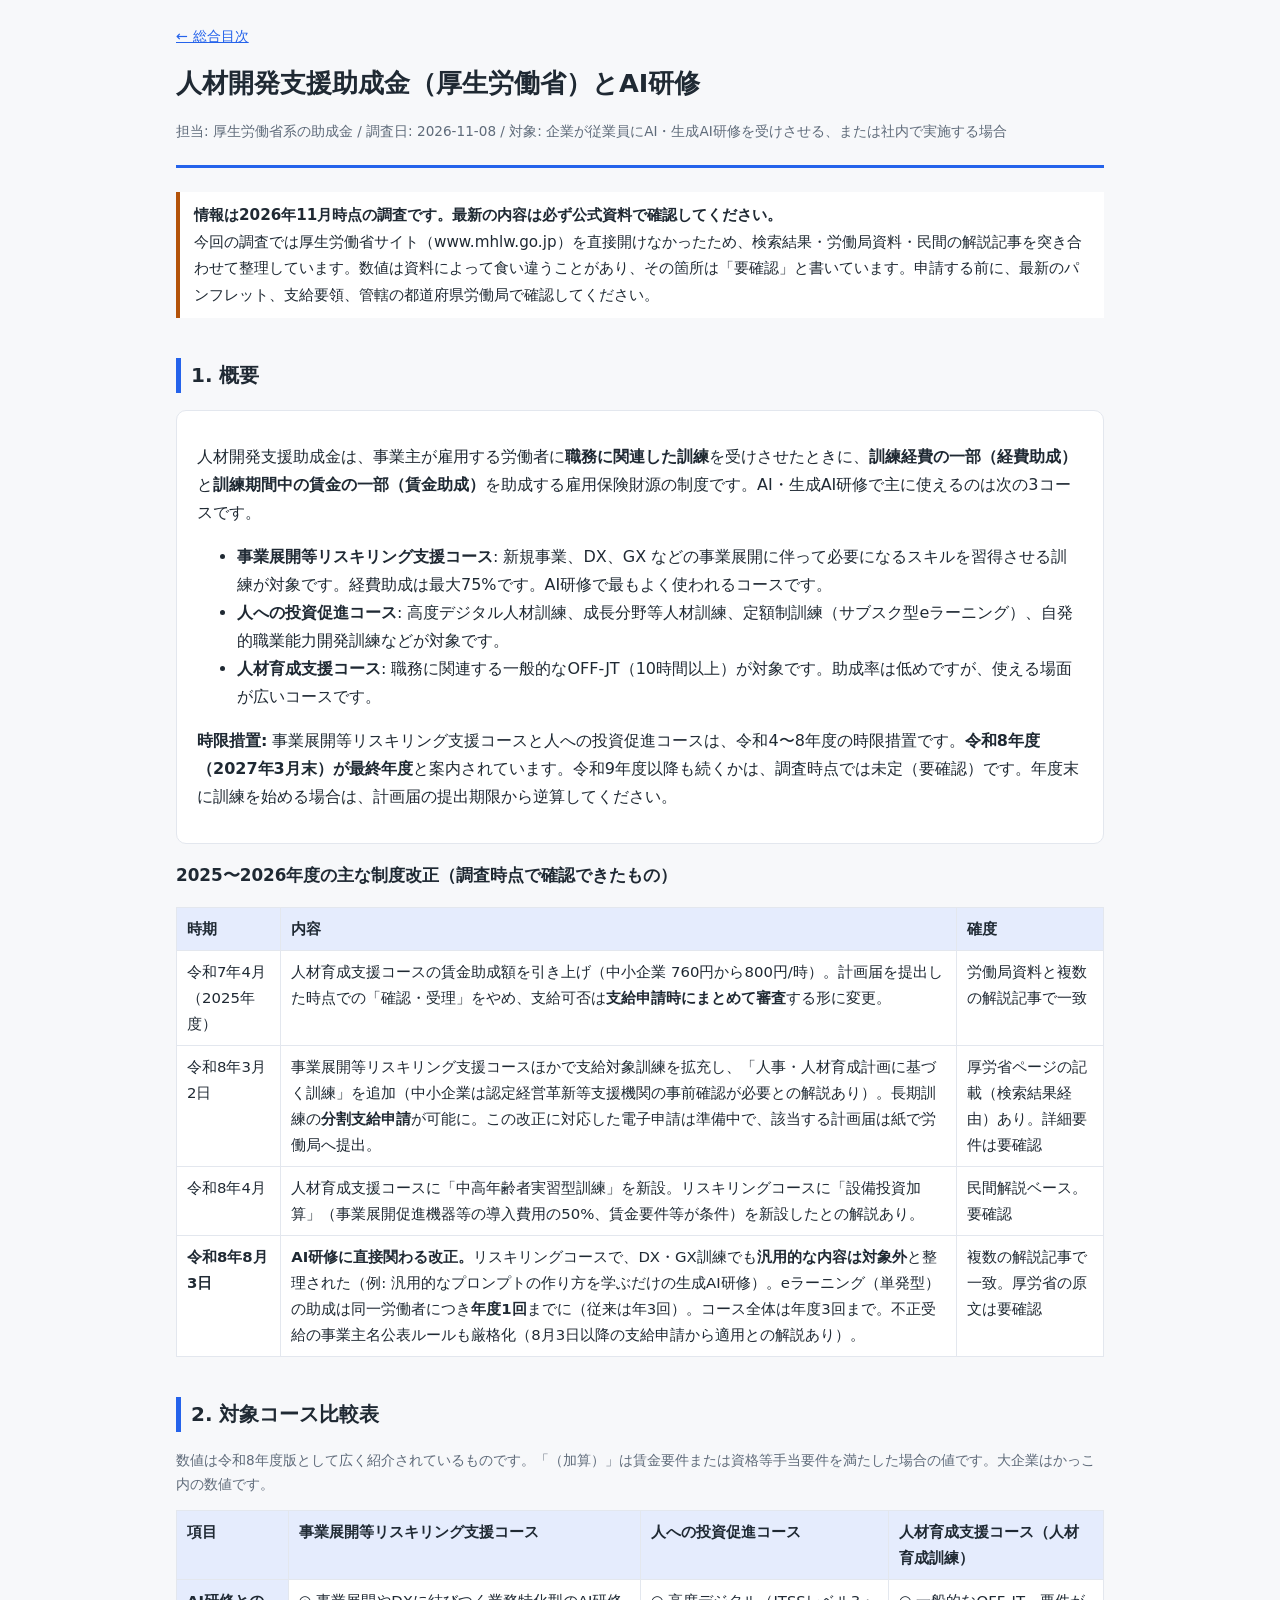
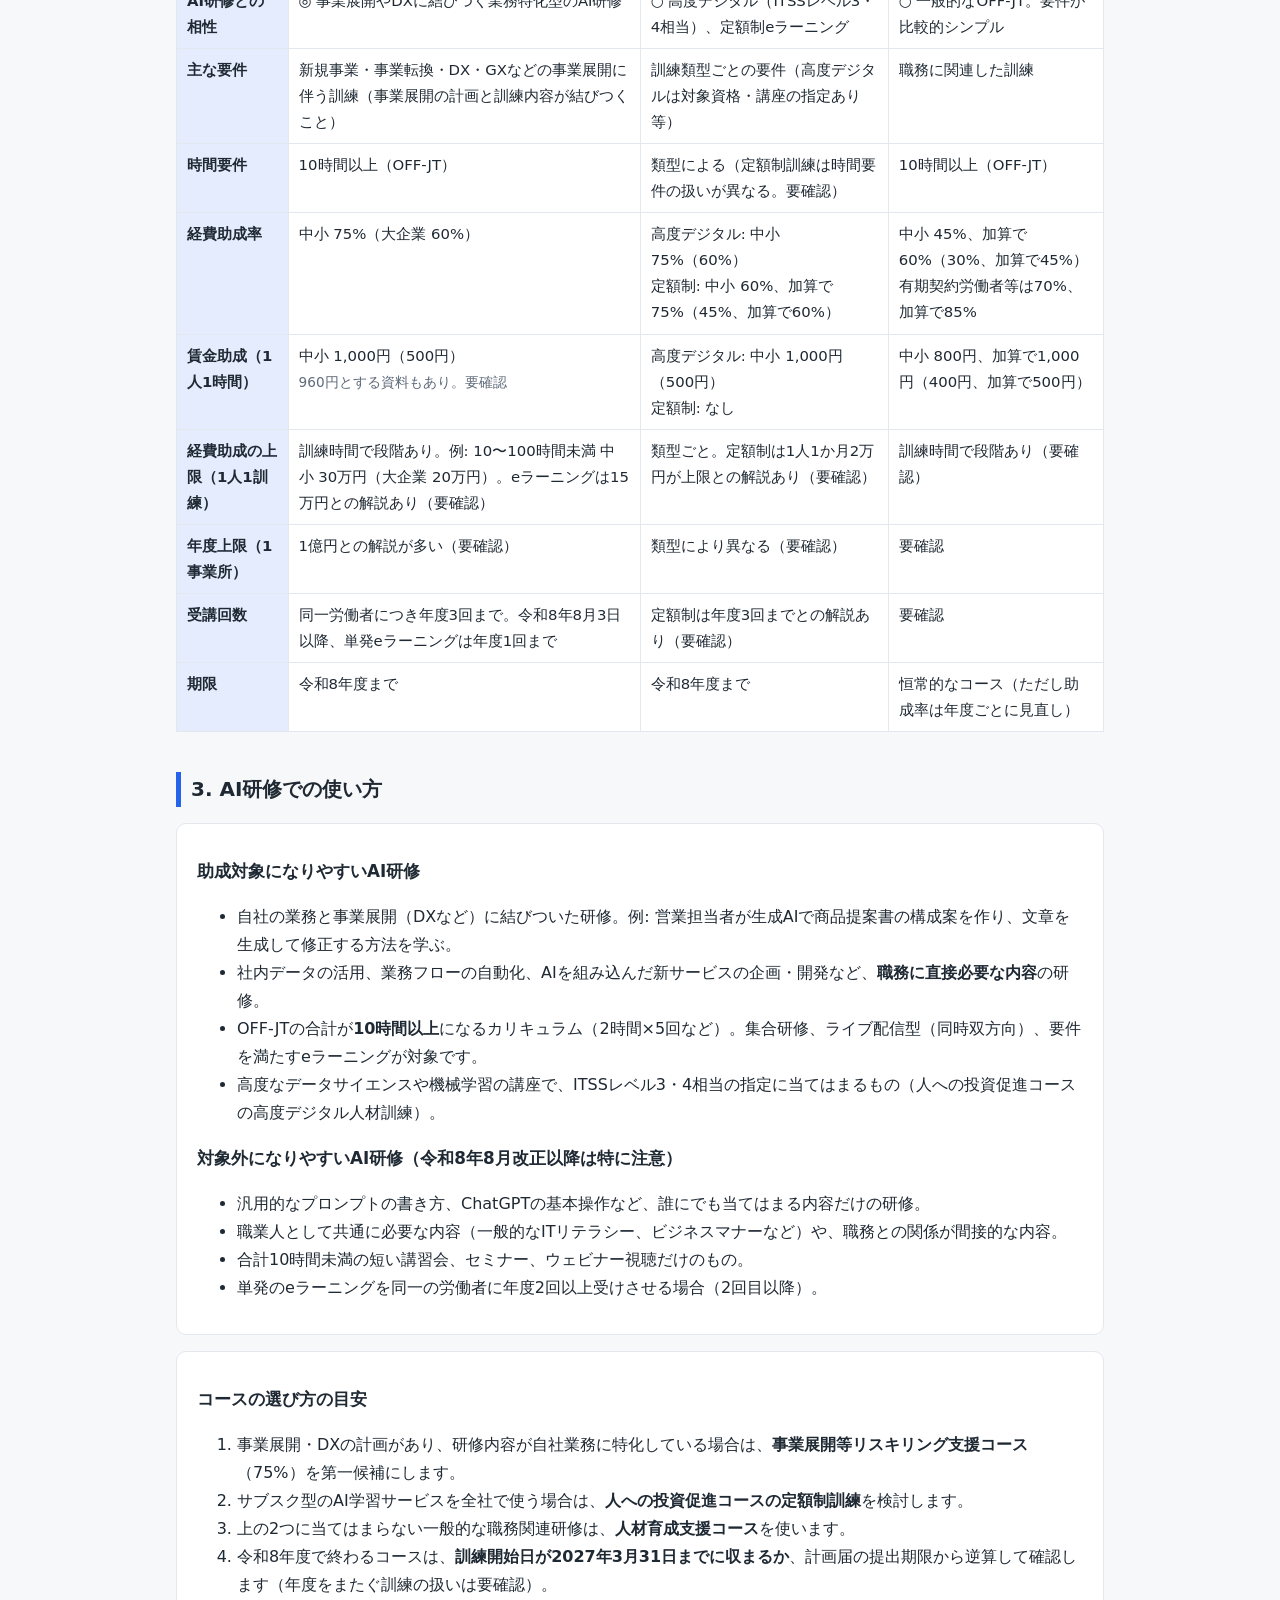
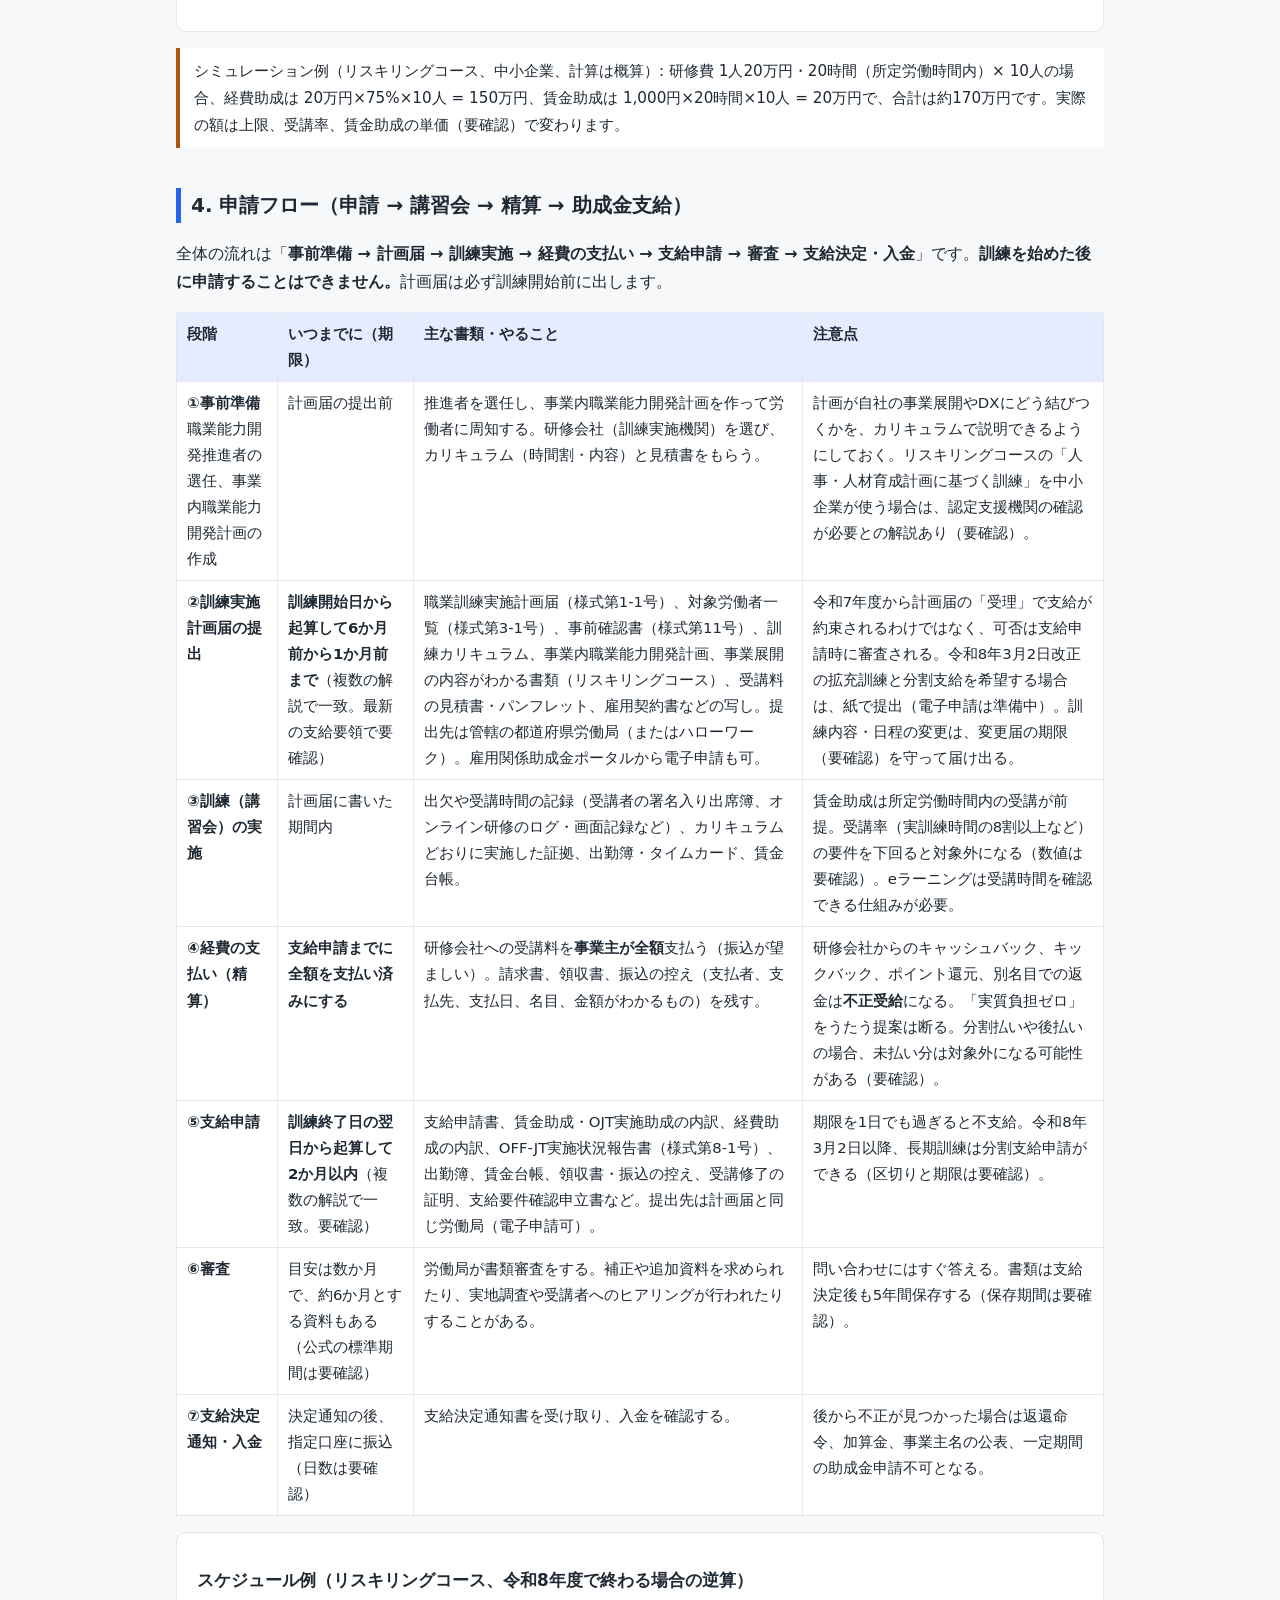
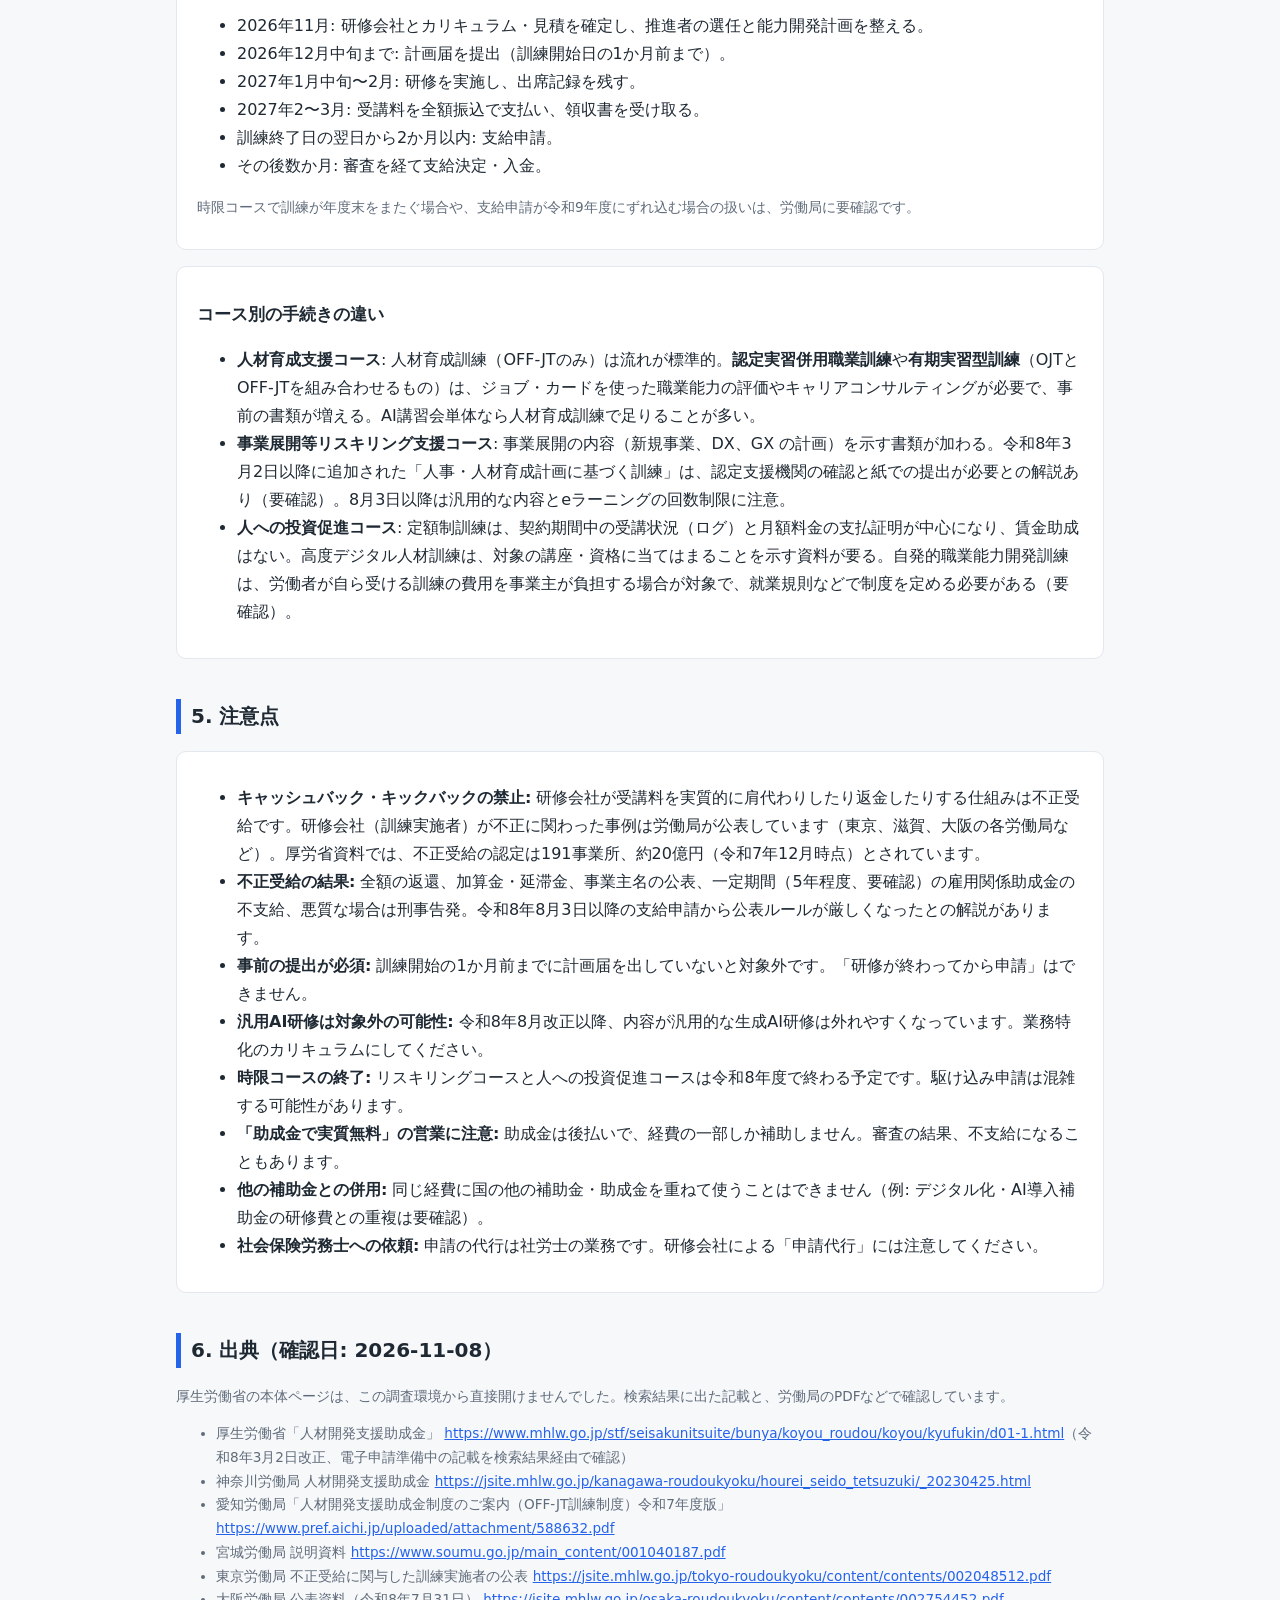
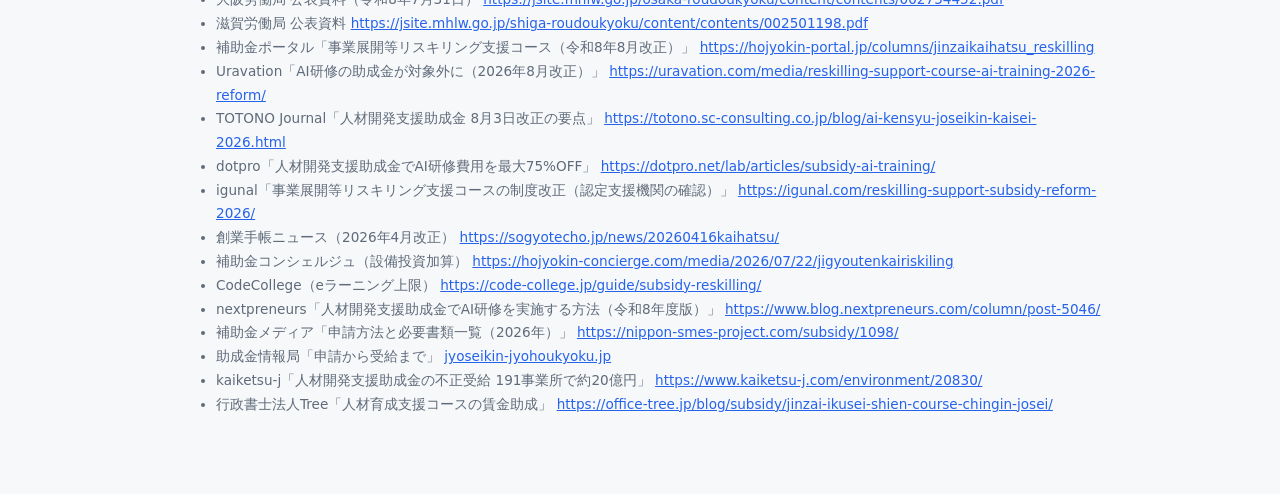
<file: ai-subsidy/01-mhlw-jinzai-kaihatsu.html>
<!doctype html>
<html lang="ja">
<head>
<meta charset="utf-8">
<meta name="viewport" content="width=device-width, initial-scale=1">
<title>人材開発支援助成金</title>
<link rel="stylesheet" href="style.css">
</head>
<body>
<main>
<nav class="top"><a href="index.html">← 総合目次</a></nav>

<header class="page">
  <h1>人材開発支援助成金（厚生労働省）とAI研修</h1>
  <p class="meta">担当: 厚生労働省系の助成金 / 調査日: 2026-11-08 / 対象: 企業が従業員にAI・生成AI研修を受けさせる、または社内で実施する場合</p>
</header>

<div class="note">
  <strong>情報は2026年11月時点の調査です。最新の内容は必ず公式資料で確認してください。</strong><br>
  今回の調査では厚生労働省サイト（www.mhlw.go.jp）を直接開けなかったため、検索結果・労働局資料・民間の解説記事を突き合わせて整理しています。数値は資料によって食い違うことがあり、その箇所は「要確認」と書いています。申請する前に、最新のパンフレット、支給要領、管轄の都道府県労働局で確認してください。
</div>

<h2 id="overview">1. 概要</h2>
<div class="card">
  <p>人材開発支援助成金は、事業主が雇用する労働者に<strong>職務に関連した訓練</strong>を受けさせたときに、<strong>訓練経費の一部（経費助成）</strong>と<strong>訓練期間中の賃金の一部（賃金助成）</strong>を助成する雇用保険財源の制度です。AI・生成AI研修で主に使えるのは次の3コースです。</p>
  <ul>
    <li><strong>事業展開等リスキリング支援コース</strong>: 新規事業、DX、GX などの事業展開に伴って必要になるスキルを習得させる訓練が対象です。経費助成は最大75%です。AI研修で最もよく使われるコースです。</li>
    <li><strong>人への投資促進コース</strong>: 高度デジタル人材訓練、成長分野等人材訓練、定額制訓練（サブスク型eラーニング）、自発的職業能力開発訓練などが対象です。</li>
    <li><strong>人材育成支援コース</strong>: 職務に関連する一般的なOFF-JT（10時間以上）が対象です。助成率は低めですが、使える場面が広いコースです。</li>
  </ul>
  <p><strong>時限措置:</strong> 事業展開等リスキリング支援コースと人への投資促進コースは、令和4〜8年度の時限措置です。<strong>令和8年度（2027年3月末）が最終年度</strong>と案内されています。令和9年度以降も続くかは、調査時点では未定（要確認）です。年度末に訓練を始める場合は、計画届の提出期限から逆算してください。</p>
</div>

<h3>2025〜2026年度の主な制度改正（調査時点で確認できたもの）</h3>
<div class="table-wrap">
<table>
  <thead><tr><th>時期</th><th>内容</th><th>確度</th></tr></thead>
  <tbody>
    <tr><td>令和7年4月（2025年度）</td><td>人材育成支援コースの賃金助成額を引き上げ（中小企業 760円から800円/時）。計画届を提出した時点での「確認・受理」をやめ、支給可否は<strong>支給申請時にまとめて審査</strong>する形に変更。</td><td>労働局資料と複数の解説記事で一致</td></tr>
    <tr><td>令和8年3月2日</td><td>事業展開等リスキリング支援コースほかで支給対象訓練を拡充し、「人事・人材育成計画に基づく訓練」を追加（中小企業は認定経営革新等支援機関の事前確認が必要との解説あり）。長期訓練の<strong>分割支給申請</strong>が可能に。この改正に対応した電子申請は準備中で、該当する計画届は紙で労働局へ提出。</td><td>厚労省ページの記載（検索結果経由）あり。詳細要件は要確認</td></tr>
    <tr><td>令和8年4月</td><td>人材育成支援コースに「中高年齢者実習型訓練」を新設。リスキリングコースに「設備投資加算」（事業展開促進機器等の導入費用の50%、賃金要件等が条件）を新設したとの解説あり。</td><td>民間解説ベース。要確認</td></tr>
    <tr><td><strong>令和8年8月3日</strong></td><td><strong>AI研修に直接関わる改正。</strong>リスキリングコースで、DX・GX訓練でも<strong>汎用的な内容は対象外</strong>と整理された（例: 汎用的なプロンプトの作り方を学ぶだけの生成AI研修）。eラーニング（単発型）の助成は同一労働者につき<strong>年度1回</strong>までに（従来は年3回）。コース全体は年度3回まで。不正受給の事業主名公表ルールも厳格化（8月3日以降の支給申請から適用との解説あり）。</td><td>複数の解説記事で一致。厚労省の原文は要確認</td></tr>
  </tbody>
</table>
</div>

<h2 id="compare">2. 対象コース比較表</h2>
<p class="meta">数値は令和8年度版として広く紹介されているものです。「（加算）」は賃金要件または資格等手当要件を満たした場合の値です。大企業はかっこ内の数値です。</p>
<div class="table-wrap">
<table>
  <thead>
    <tr><th>項目</th><th>事業展開等リスキリング支援コース</th><th>人への投資促進コース</th><th>人材育成支援コース（人材育成訓練）</th></tr>
  </thead>
  <tbody>
    <tr><th>AI研修との相性</th><td>◎ 事業展開やDXに結びつく業務特化型のAI研修</td><td>○ 高度デジタル（ITSSレベル3・4相当）、定額制eラーニング</td><td>○ 一般的なOFF-JT。要件が比較的シンプル</td></tr>
    <tr><th>主な要件</th><td>新規事業・事業転換・DX・GXなどの事業展開に伴う訓練（事業展開の計画と訓練内容が結びつくこと）</td><td>訓練類型ごとの要件（高度デジタルは対象資格・講座の指定あり等）</td><td>職務に関連した訓練</td></tr>
    <tr><th>時間要件</th><td>10時間以上（OFF-JT）</td><td>類型による（定額制訓練は時間要件の扱いが異なる。要確認）</td><td>10時間以上（OFF-JT）</td></tr>
    <tr><th>経費助成率</th><td>中小 75%（大企業 60%）</td><td>高度デジタル: 中小 75%（60%）<br>定額制: 中小 60%、加算で75%（45%、加算で60%）</td><td>中小 45%、加算で60%（30%、加算で45%）<br>有期契約労働者等は70%、加算で85%</td></tr>
    <tr><th>賃金助成（1人1時間）</th><td>中小 1,000円（500円）<br><span class="meta">960円とする資料もあり。要確認</span></td><td>高度デジタル: 中小 1,000円（500円）<br>定額制: なし</td><td>中小 800円、加算で1,000円（400円、加算で500円）</td></tr>
    <tr><th>経費助成の上限（1人1訓練）</th><td>訓練時間で段階あり。例: 10〜100時間未満 中小 30万円（大企業 20万円）。eラーニングは15万円との解説あり（要確認）</td><td>類型ごと。定額制は1人1か月2万円が上限との解説あり（要確認）</td><td>訓練時間で段階あり（要確認）</td></tr>
    <tr><th>年度上限（1事業所）</th><td>1億円との解説が多い（要確認）</td><td>類型により異なる（要確認）</td><td>要確認</td></tr>
    <tr><th>受講回数</th><td>同一労働者につき年度3回まで。令和8年8月3日以降、単発eラーニングは年度1回まで</td><td>定額制は年度3回までとの解説あり（要確認）</td><td>要確認</td></tr>
    <tr><th>期限</th><td>令和8年度まで</td><td>令和8年度まで</td><td>恒常的なコース（ただし助成率は年度ごとに見直し）</td></tr>
  </tbody>
</table>
</div>

<h2 id="ai">3. AI研修での使い方</h2>
<div class="card">
  <h3>助成対象になりやすいAI研修</h3>
  <ul>
    <li>自社の業務と事業展開（DXなど）に結びついた研修。例: 営業担当者が生成AIで商品提案書の構成案を作り、文章を生成して修正する方法を学ぶ。</li>
    <li>社内データの活用、業務フローの自動化、AIを組み込んだ新サービスの企画・開発など、<strong>職務に直接必要な内容</strong>の研修。</li>
    <li>OFF-JTの合計が<strong>10時間以上</strong>になるカリキュラム（2時間×5回など）。集合研修、ライブ配信型（同時双方向）、要件を満たすeラーニングが対象です。</li>
    <li>高度なデータサイエンスや機械学習の講座で、ITSSレベル3・4相当の指定に当てはまるもの（人への投資促進コースの高度デジタル人材訓練）。</li>
  </ul>
  <h3>対象外になりやすいAI研修（令和8年8月改正以降は特に注意）</h3>
  <ul>
    <li>汎用的なプロンプトの書き方、ChatGPTの基本操作など、誰にでも当てはまる内容だけの研修。</li>
    <li>職業人として共通に必要な内容（一般的なITリテラシー、ビジネスマナーなど）や、職務との関係が間接的な内容。</li>
    <li>合計10時間未満の短い講習会、セミナー、ウェビナー視聴だけのもの。</li>
    <li>単発のeラーニングを同一の労働者に年度2回以上受けさせる場合（2回目以降）。</li>
  </ul>
</div>
<div class="card">
  <h3>コースの選び方の目安</h3>
  <ol>
    <li>事業展開・DXの計画があり、研修内容が自社業務に特化している場合は、<strong>事業展開等リスキリング支援コース</strong>（75%）を第一候補にします。</li>
    <li>サブスク型のAI学習サービスを全社で使う場合は、<strong>人への投資促進コースの定額制訓練</strong>を検討します。</li>
    <li>上の2つに当てはまらない一般的な職務関連研修は、<strong>人材育成支援コース</strong>を使います。</li>
    <li>令和8年度で終わるコースは、<strong>訓練開始日が2027年3月31日までに収まるか</strong>、計画届の提出期限から逆算して確認します（年度をまたぐ訓練の扱いは要確認）。</li>
  </ol>
</div>
<div class="note">シミュレーション例（リスキリングコース、中小企業、計算は概算）: 研修費 1人20万円・20時間（所定労働時間内）× 10人の場合、経費助成は 20万円×75%×10人 = 150万円、賃金助成は 1,000円×20時間×10人 = 20万円で、合計は約170万円です。実際の額は上限、受講率、賃金助成の単価（要確認）で変わります。</div>

<h2 id="flow">4. 申請フロー（申請 → 講習会 → 精算 → 助成金支給）</h2>
<p>全体の流れは「<strong>事前準備 → 計画届 → 訓練実施 → 経費の支払い → 支給申請 → 審査 → 支給決定・入金</strong>」です。<strong>訓練を始めた後に申請することはできません。</strong>計画届は必ず訓練開始前に出します。</p>

<div class="table-wrap">
<table>
  <thead><tr><th>段階</th><th>いつまでに（期限）</th><th>主な書類・やること</th><th>注意点</th></tr></thead>
  <tbody>
    <tr>
      <td><strong>①事前準備</strong><br>職業能力開発推進者の選任、事業内職業能力開発計画の作成</td>
      <td>計画届の提出前</td>
      <td>推進者を選任し、事業内職業能力開発計画を作って労働者に周知する。研修会社（訓練実施機関）を選び、カリキュラム（時間割・内容）と見積書をもらう。</td>
      <td>計画が自社の事業展開やDXにどう結びつくかを、カリキュラムで説明できるようにしておく。リスキリングコースの「人事・人材育成計画に基づく訓練」を中小企業が使う場合は、認定支援機関の確認が必要との解説あり（要確認）。</td>
    </tr>
    <tr>
      <td><strong>②訓練実施計画届の提出</strong></td>
      <td><strong>訓練開始日から起算して6か月前から1か月前まで</strong>（複数の解説で一致。最新の支給要領で要確認）</td>
      <td>職業訓練実施計画届（様式第1-1号）、対象労働者一覧（様式第3-1号）、事前確認書（様式第11号）、訓練カリキュラム、事業内職業能力開発計画、事業展開の内容がわかる書類（リスキリングコース）、受講料の見積書・パンフレット、雇用契約書などの写し。提出先は管轄の都道府県労働局（またはハローワーク）。雇用関係助成金ポータルから電子申請も可。</td>
      <td>令和7年度から計画届の「受理」で支給が約束されるわけではなく、可否は支給申請時に審査される。令和8年3月2日改正の拡充訓練と分割支給を希望する場合は、紙で提出（電子申請は準備中）。訓練内容・日程の変更は、変更届の期限（要確認）を守って届け出る。</td>
    </tr>
    <tr>
      <td><strong>③訓練（講習会）の実施</strong></td>
      <td>計画届に書いた期間内</td>
      <td>出欠や受講時間の記録（受講者の署名入り出席簿、オンライン研修のログ・画面記録など）、カリキュラムどおりに実施した証拠、出勤簿・タイムカード、賃金台帳。</td>
      <td>賃金助成は所定労働時間内の受講が前提。受講率（実訓練時間の8割以上など）の要件を下回ると対象外になる（数値は要確認）。eラーニングは受講時間を確認できる仕組みが必要。</td>
    </tr>
    <tr>
      <td><strong>④経費の支払い（精算）</strong></td>
      <td><strong>支給申請までに全額を支払い済みにする</strong></td>
      <td>研修会社への受講料を<strong>事業主が全額</strong>支払う（振込が望ましい）。請求書、領収書、振込の控え（支払者、支払先、支払日、名目、金額がわかるもの）を残す。</td>
      <td>研修会社からのキャッシュバック、キックバック、ポイント還元、別名目での返金は<strong>不正受給</strong>になる。「実質負担ゼロ」をうたう提案は断る。分割払いや後払いの場合、未払い分は対象外になる可能性がある（要確認）。</td>
    </tr>
    <tr>
      <td><strong>⑤支給申請</strong></td>
      <td><strong>訓練終了日の翌日から起算して2か月以内</strong>（複数の解説で一致。要確認）</td>
      <td>支給申請書、賃金助成・OJT実施助成の内訳、経費助成の内訳、OFF-JT実施状況報告書（様式第8-1号）、出勤簿、賃金台帳、領収書・振込の控え、受講修了の証明、支給要件確認申立書など。提出先は計画届と同じ労働局（電子申請可）。</td>
      <td>期限を1日でも過ぎると不支給。令和8年3月2日以降、長期訓練は分割支給申請ができる（区切りと期限は要確認）。</td>
    </tr>
    <tr>
      <td><strong>⑥審査</strong></td>
      <td>目安は数か月で、約6か月とする資料もある（公式の標準期間は要確認）</td>
      <td>労働局が書類審査をする。補正や追加資料を求められたり、実地調査や受講者へのヒアリングが行われたりすることがある。</td>
      <td>問い合わせにはすぐ答える。書類は支給決定後も5年間保存する（保存期間は要確認）。</td>
    </tr>
    <tr>
      <td><strong>⑦支給決定通知・入金</strong></td>
      <td>決定通知の後、指定口座に振込（日数は要確認）</td>
      <td>支給決定通知書を受け取り、入金を確認する。</td>
      <td>後から不正が見つかった場合は返還命令、加算金、事業主名の公表、一定期間の助成金申請不可となる。</td>
    </tr>
  </tbody>
</table>
</div>

<div class="card">
  <h3>スケジュール例（リスキリングコース、令和8年度で終わる場合の逆算）</h3>
  <ul>
    <li>2026年11月: 研修会社とカリキュラム・見積を確定し、推進者の選任と能力開発計画を整える。</li>
    <li>2026年12月中旬まで: 計画届を提出（訓練開始日の1か月前まで）。</li>
    <li>2027年1月中旬〜2月: 研修を実施し、出席記録を残す。</li>
    <li>2027年2〜3月: 受講料を全額振込で支払い、領収書を受け取る。</li>
    <li>訓練終了日の翌日から2か月以内: 支給申請。</li>
    <li>その後数か月: 審査を経て支給決定・入金。</li>
  </ul>
  <p class="meta">時限コースで訓練が年度末をまたぐ場合や、支給申請が令和9年度にずれ込む場合の扱いは、労働局に要確認です。</p>
</div>

<div class="card">
  <h3>コース別の手続きの違い</h3>
  <ul>
    <li><strong>人材育成支援コース</strong>: 人材育成訓練（OFF-JTのみ）は流れが標準的。<strong>認定実習併用職業訓練</strong>や<strong>有期実習型訓練</strong>（OJTとOFF-JTを組み合わせるもの）は、ジョブ・カードを使った職業能力の評価やキャリアコンサルティングが必要で、事前の書類が増える。AI講習会単体なら人材育成訓練で足りることが多い。</li>
    <li><strong>事業展開等リスキリング支援コース</strong>: 事業展開の内容（新規事業、DX、GX の計画）を示す書類が加わる。令和8年3月2日以降に追加された「人事・人材育成計画に基づく訓練」は、認定支援機関の確認と紙での提出が必要との解説あり（要確認）。8月3日以降は汎用的な内容とeラーニングの回数制限に注意。</li>
    <li><strong>人への投資促進コース</strong>: 定額制訓練は、契約期間中の受講状況（ログ）と月額料金の支払証明が中心になり、賃金助成はない。高度デジタル人材訓練は、対象の講座・資格に当てはまることを示す資料が要る。自発的職業能力開発訓練は、労働者が自ら受ける訓練の費用を事業主が負担する場合が対象で、就業規則などで制度を定める必要がある（要確認）。</li>
  </ul>
</div>

<h2 id="caution">5. 注意点</h2>
<div class="card">
  <ul>
    <li><strong>キャッシュバック・キックバックの禁止:</strong> 研修会社が受講料を実質的に肩代わりしたり返金したりする仕組みは不正受給です。研修会社（訓練実施者）が不正に関わった事例は労働局が公表しています（東京、滋賀、大阪の各労働局など）。厚労省資料では、不正受給の認定は191事業所、約20億円（令和7年12月時点）とされています。</li>
    <li><strong>不正受給の結果:</strong> 全額の返還、加算金・延滞金、事業主名の公表、一定期間（5年程度、要確認）の雇用関係助成金の不支給、悪質な場合は刑事告発。令和8年8月3日以降の支給申請から公表ルールが厳しくなったとの解説があります。</li>
    <li><strong>事前の提出が必須:</strong> 訓練開始の1か月前までに計画届を出していないと対象外です。「研修が終わってから申請」はできません。</li>
    <li><strong>汎用AI研修は対象外の可能性:</strong> 令和8年8月改正以降、内容が汎用的な生成AI研修は外れやすくなっています。業務特化のカリキュラムにしてください。</li>
    <li><strong>時限コースの終了:</strong> リスキリングコースと人への投資促進コースは令和8年度で終わる予定です。駆け込み申請は混雑する可能性があります。</li>
    <li><strong>「助成金で実質無料」の営業に注意:</strong> 助成金は後払いで、経費の一部しか補助しません。審査の結果、不支給になることもあります。</li>
    <li><strong>他の補助金との併用:</strong> 同じ経費に国の他の補助金・助成金を重ねて使うことはできません（例: デジタル化・AI導入補助金の研修費との重複は要確認）。</li>
    <li><strong>社会保険労務士への依頼:</strong> 申請の代行は社労士の業務です。研修会社による「申請代行」には注意してください。</li>
  </ul>
</div>

<h2 id="sources">6. 出典（確認日: 2026-11-08）</h2>
<div class="sources">
  <p>厚生労働省の本体ページは、この調査環境から直接開けませんでした。検索結果に出た記載と、労働局のPDFなどで確認しています。</p>
  <ul>
    <li>厚生労働省「人材開発支援助成金」 <a href="https://www.mhlw.go.jp/stf/seisakunitsuite/bunya/koyou_roudou/koyou/kyufukin/d01-1.html">https://www.mhlw.go.jp/stf/seisakunitsuite/bunya/koyou_roudou/koyou/kyufukin/d01-1.html</a>（令和8年3月2日改正、電子申請準備中の記載を検索結果経由で確認）</li>
    <li>神奈川労働局 人材開発支援助成金 <a href="https://jsite.mhlw.go.jp/kanagawa-roudoukyoku/hourei_seido_tetsuzuki/_20230425.html">https://jsite.mhlw.go.jp/kanagawa-roudoukyoku/hourei_seido_tetsuzuki/_20230425.html</a></li>
    <li>愛知労働局「人材開発支援助成金制度のご案内（OFF-JT訓練制度）令和7年度版」 <a href="https://www.pref.aichi.jp/uploaded/attachment/588632.pdf">https://www.pref.aichi.jp/uploaded/attachment/588632.pdf</a></li>
    <li>宮城労働局 説明資料 <a href="https://www.soumu.go.jp/main_content/001040187.pdf">https://www.soumu.go.jp/main_content/001040187.pdf</a></li>
    <li>東京労働局 不正受給に関与した訓練実施者の公表 <a href="https://jsite.mhlw.go.jp/tokyo-roudoukyoku/content/contents/002048512.pdf">https://jsite.mhlw.go.jp/tokyo-roudoukyoku/content/contents/002048512.pdf</a></li>
    <li>大阪労働局 公表資料（令和8年7月31日） <a href="https://jsite.mhlw.go.jp/osaka-roudoukyoku/content/contents/002754452.pdf">https://jsite.mhlw.go.jp/osaka-roudoukyoku/content/contents/002754452.pdf</a></li>
    <li>滋賀労働局 公表資料 <a href="https://jsite.mhlw.go.jp/shiga-roudoukyoku/content/contents/002501198.pdf">https://jsite.mhlw.go.jp/shiga-roudoukyoku/content/contents/002501198.pdf</a></li>
    <li>補助金ポータル「事業展開等リスキリング支援コース（令和8年8月改正）」 <a href="https://hojyokin-portal.jp/columns/jinzaikaihatsu_reskilling">https://hojyokin-portal.jp/columns/jinzaikaihatsu_reskilling</a></li>
    <li>Uravation「AI研修の助成金が対象外に（2026年8月改正）」 <a href="https://uravation.com/media/reskilling-support-course-ai-training-2026-reform/">https://uravation.com/media/reskilling-support-course-ai-training-2026-reform/</a></li>
    <li>TOTONO Journal「人材開発支援助成金 8月3日改正の要点」 <a href="https://totono.sc-consulting.co.jp/blog/ai-kensyu-joseikin-kaisei-2026.html">https://totono.sc-consulting.co.jp/blog/ai-kensyu-joseikin-kaisei-2026.html</a></li>
    <li>dotpro「人材開発支援助成金でAI研修費用を最大75%OFF」 <a href="https://dotpro.net/lab/articles/subsidy-ai-training/">https://dotpro.net/lab/articles/subsidy-ai-training/</a></li>
    <li>igunal「事業展開等リスキリング支援コースの制度改正（認定支援機関の確認）」 <a href="https://igunal.com/reskilling-support-subsidy-reform-2026/">https://igunal.com/reskilling-support-subsidy-reform-2026/</a></li>
    <li>創業手帳ニュース（2026年4月改正） <a href="https://sogyotecho.jp/news/20260416kaihatsu/">https://sogyotecho.jp/news/20260416kaihatsu/</a></li>
    <li>補助金コンシェルジュ（設備投資加算） <a href="https://hojyokin-concierge.com/media/2026/07/22/jigyoutenkairiskiling">https://hojyokin-concierge.com/media/2026/07/22/jigyoutenkairiskiling</a></li>
    <li>CodeCollege（eラーニング上限） <a href="https://code-college.jp/guide/subsidy-reskilling/">https://code-college.jp/guide/subsidy-reskilling/</a></li>
    <li>nextpreneurs「人材開発支援助成金でAI研修を実施する方法（令和8年度版）」 <a href="https://www.blog.nextpreneurs.com/column/post-5046/">https://www.blog.nextpreneurs.com/column/post-5046/</a></li>
    <li>補助金メディア「申請方法と必要書類一覧（2026年）」 <a href="https://nippon-smes-project.com/subsidy/1098/">https://nippon-smes-project.com/subsidy/1098/</a></li>
    <li>助成金情報局「申請から受給まで」 <a href="https://jyoseikin-jyohoukyoku.jp/column/%E4%BA%BA%E6%9D%90%E9%96%8B%E7%99%BA%E6%94%AF%E6%8F%B4%E5%8A%A9%E6%88%90%E9%87%91%E3%81%AE%E7%94%B3%E8%AB%8B%E3%81%8B%E3%82%89%E5%8F%97%E7%B5%A6%E3%81%BE%E3%81%A7%EF%BD%9C%E5%AE%9F%E5%8B%99%E6%8B%85/">jyoseikin-jyohoukyoku.jp</a></li>
    <li>kaiketsu-j「人材開発支援助成金の不正受給 191事業所で約20億円」 <a href="https://www.kaiketsu-j.com/environment/20830/">https://www.kaiketsu-j.com/environment/20830/</a></li>
    <li>行政書士法人Tree「人材育成支援コースの賃金助成」 <a href="https://office-tree.jp/blog/subsidy/jinzai-ikusei-shien-course-chingin-josei/">https://office-tree.jp/blog/subsidy/jinzai-ikusei-shien-course-chingin-josei/</a></li>
  </ul>
</div>
</main>
</body>
</html>
</file>
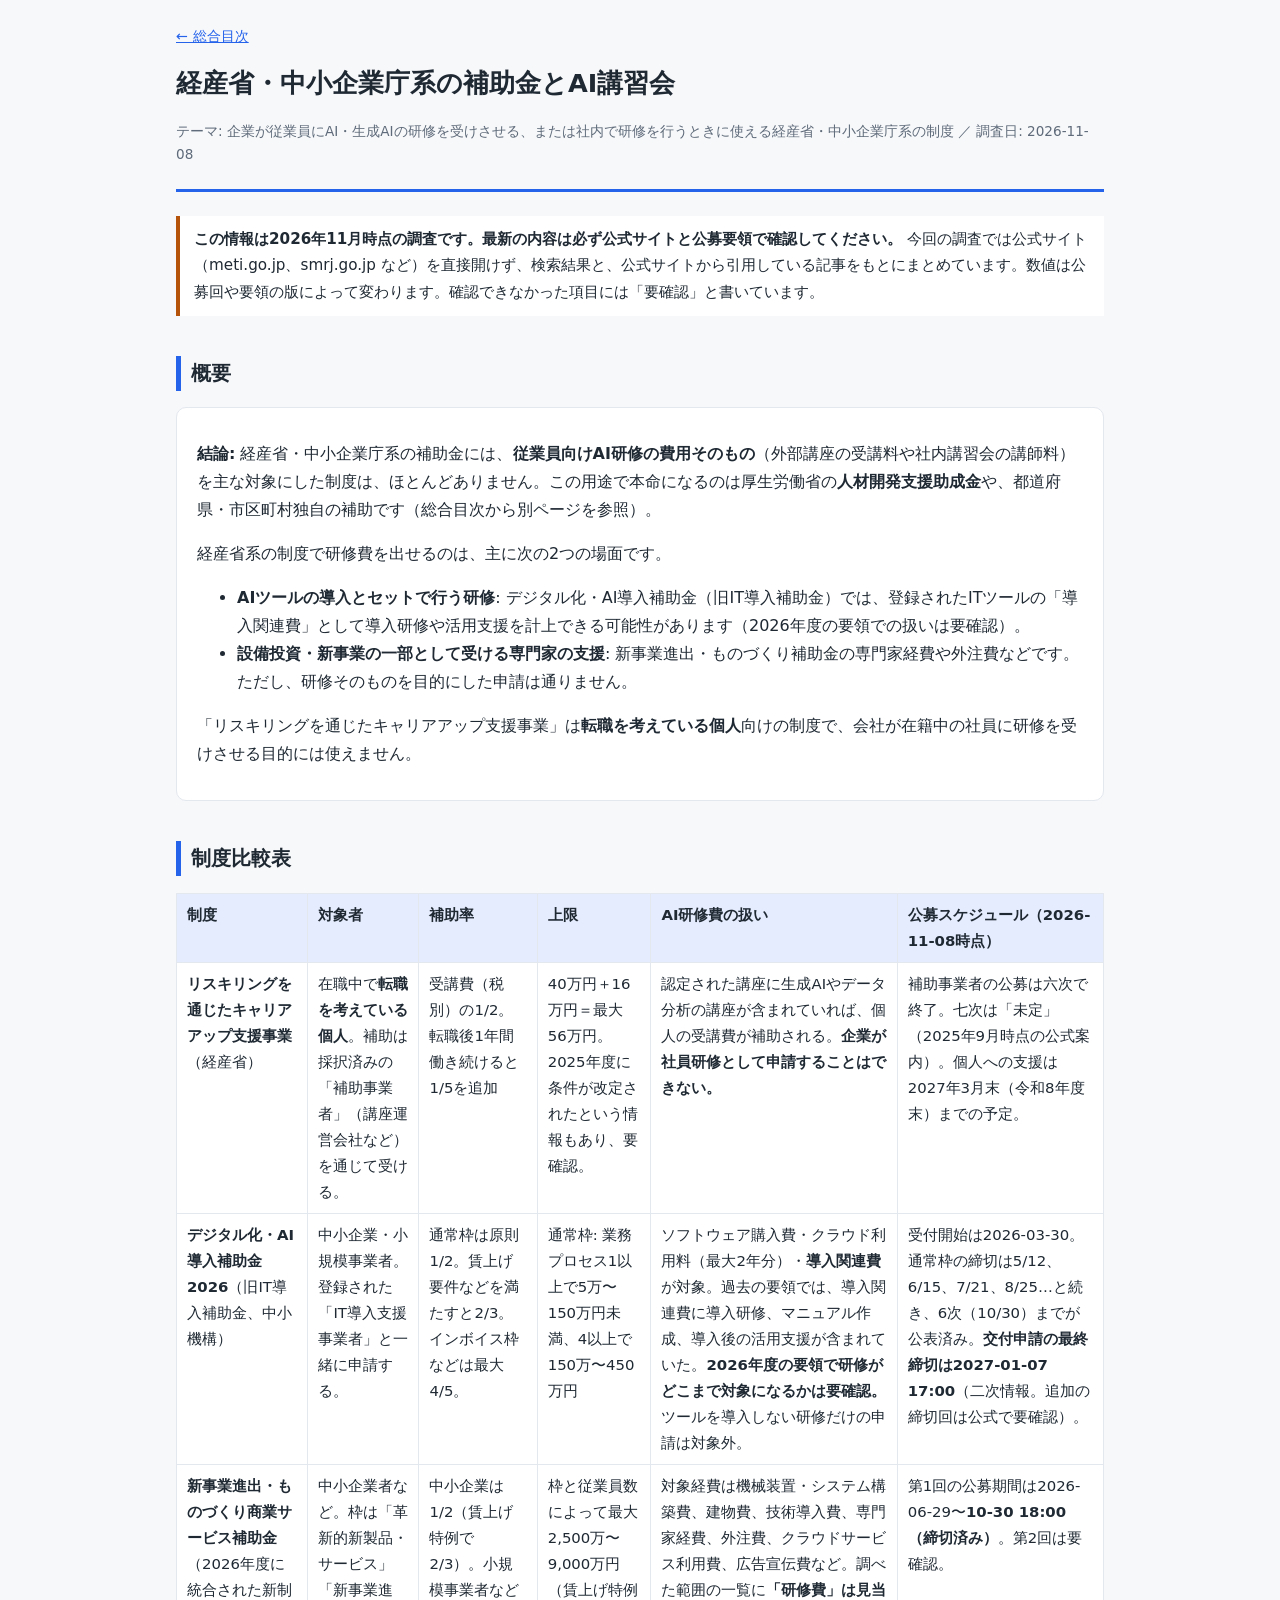
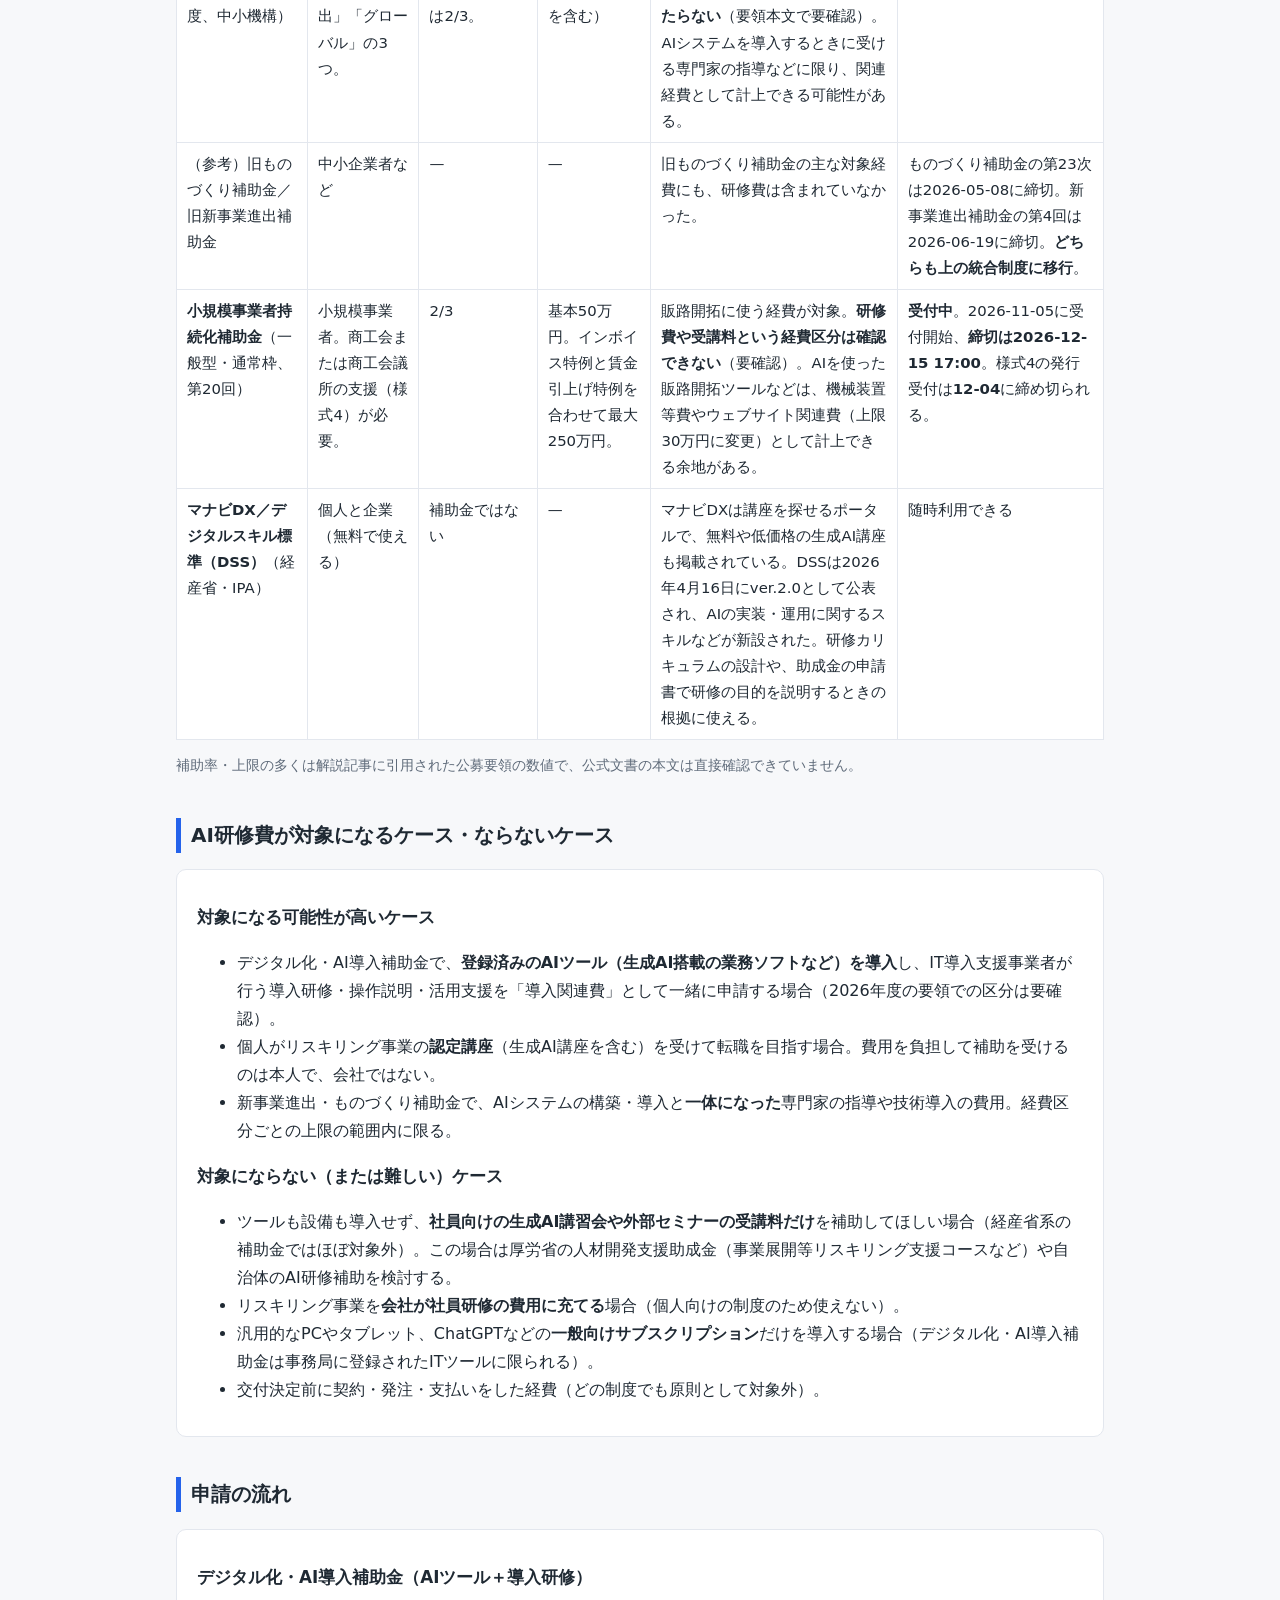
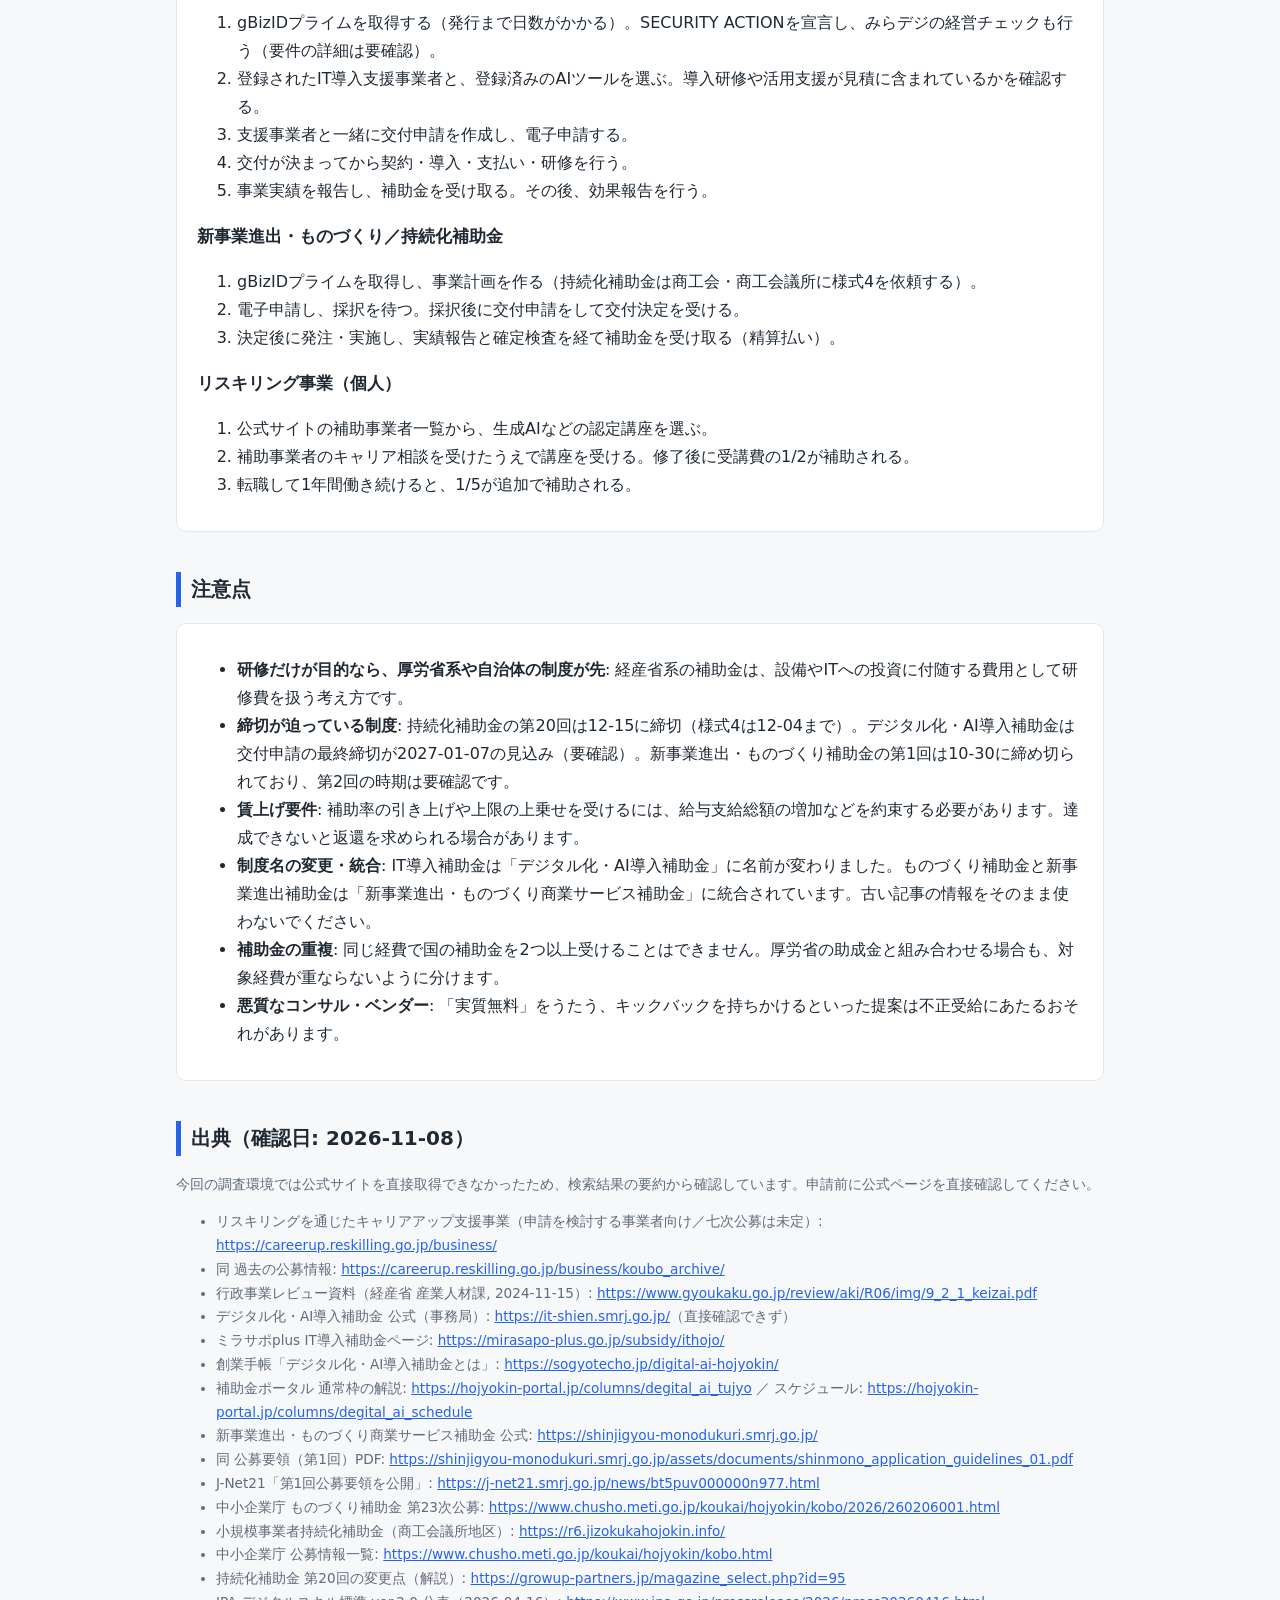
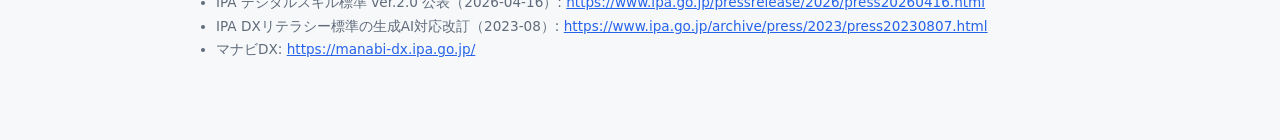
<file: ai-subsidy/02-meti-hojokin.html>
<!doctype html>
<html lang="ja">
<head>
<meta charset="utf-8">
<meta name="viewport" content="width=device-width, initial-scale=1">
<title>経産省系の補助金</title>
<link rel="stylesheet" href="style.css">
</head>
<body>
<main>
<nav class="top"><a href="index.html">← 総合目次</a></nav>

<header class="page">
<h1>経産省・中小企業庁系の補助金とAI講習会</h1>
<p class="meta">テーマ: 企業が従業員にAI・生成AIの研修を受けさせる、または社内で研修を行うときに使える経産省・中小企業庁系の制度 ／ 調査日: 2026-11-08</p>
</header>

<div class="note">
<strong>この情報は2026年11月時点の調査です。最新の内容は必ず公式サイトと公募要領で確認してください。</strong>
今回の調査では公式サイト（meti.go.jp、smrj.go.jp など）を直接開けず、検索結果と、公式サイトから引用している記事をもとにまとめています。数値は公募回や要領の版によって変わります。確認できなかった項目には「要確認」と書いています。
</div>

<h2>概要</h2>
<div class="card">
<p><strong>結論:</strong> 経産省・中小企業庁系の補助金には、<strong>従業員向けAI研修の費用そのもの</strong>（外部講座の受講料や社内講習会の講師料）を主な対象にした制度は、ほとんどありません。この用途で本命になるのは厚生労働省の<strong>人材開発支援助成金</strong>や、都道府県・市区町村独自の補助です（総合目次から別ページを参照）。</p>
<p>経産省系の制度で研修費を出せるのは、主に次の2つの場面です。</p>
<ul>
<li><strong>AIツールの導入とセットで行う研修</strong>: デジタル化・AI導入補助金（旧IT導入補助金）では、登録されたITツールの「導入関連費」として導入研修や活用支援を計上できる可能性があります（2026年度の要領での扱いは要確認）。</li>
<li><strong>設備投資・新事業の一部として受ける専門家の支援</strong>: 新事業進出・ものづくり補助金の専門家経費や外注費などです。ただし、研修そのものを目的にした申請は通りません。</li>
</ul>
<p>「リスキリングを通じたキャリアアップ支援事業」は<strong>転職を考えている個人</strong>向けの制度で、会社が在籍中の社員に研修を受けさせる目的には使えません。</p>
</div>

<h2>制度比較表</h2>
<div class="table-wrap">
<table>
<thead>
<tr><th>制度</th><th>対象者</th><th>補助率</th><th>上限</th><th>AI研修費の扱い</th><th>公募スケジュール（2026-11-08時点）</th></tr>
</thead>
<tbody>
<tr>
<td><strong>リスキリングを通じたキャリアアップ支援事業</strong>（経産省）</td>
<td>在職中で<strong>転職を考えている個人</strong>。補助は採択済みの「補助事業者」（講座運営会社など）を通じて受ける。</td>
<td>受講費（税別）の1/2。転職後1年間働き続けると1/5を追加</td>
<td>40万円＋16万円＝最大56万円。2025年度に条件が改定されたという情報もあり、要確認。</td>
<td>認定された講座に生成AIやデータ分析の講座が含まれていれば、個人の受講費が補助される。<strong>企業が社員研修として申請することはできない。</strong></td>
<td>補助事業者の公募は六次で終了。七次は「未定」（2025年9月時点の公式案内）。個人への支援は2027年3月末（令和8年度末）までの予定。</td>
</tr>
<tr>
<td><strong>デジタル化・AI導入補助金2026</strong>（旧IT導入補助金、中小機構）</td>
<td>中小企業・小規模事業者。登録された「IT導入支援事業者」と一緒に申請する。</td>
<td>通常枠は原則1/2。賃上げ要件などを満たすと2/3。インボイス枠などは最大4/5。</td>
<td>通常枠: 業務プロセス1以上で5万〜150万円未満、4以上で150万〜450万円</td>
<td>ソフトウェア購入費・クラウド利用料（最大2年分）・<strong>導入関連費</strong>が対象。過去の要領では、導入関連費に導入研修、マニュアル作成、導入後の活用支援が含まれていた。<strong>2026年度の要領で研修がどこまで対象になるかは要確認。</strong>ツールを導入しない研修だけの申請は対象外。</td>
<td>受付開始は2026-03-30。通常枠の締切は5/12、6/15、7/21、8/25…と続き、6次（10/30）までが公表済み。<strong>交付申請の最終締切は2027-01-07 17:00</strong>（二次情報。追加の締切回は公式で要確認）。</td>
</tr>
<tr>
<td><strong>新事業進出・ものづくり商業サービス補助金</strong>（2026年度に統合された新制度、中小機構）</td>
<td>中小企業者など。枠は「革新的新製品・サービス」「新事業進出」「グローバル」の3つ。</td>
<td>中小企業は1/2（賃上げ特例で2/3）。小規模事業者などは2/3。</td>
<td>枠と従業員数によって最大2,500万〜9,000万円（賃上げ特例を含む）</td>
<td>対象経費は機械装置・システム構築費、建物費、技術導入費、専門家経費、外注費、クラウドサービス利用費、広告宣伝費など。調べた範囲の一覧に<strong>「研修費」は見当たらない</strong>（要領本文で要確認）。AIシステムを導入するときに受ける専門家の指導などに限り、関連経費として計上できる可能性がある。</td>
<td>第1回の公募期間は2026-06-29〜<strong>10-30 18:00（締切済み）</strong>。第2回は要確認。</td>
</tr>
<tr>
<td>（参考）旧ものづくり補助金／旧新事業進出補助金</td>
<td>中小企業者など</td>
<td>—</td>
<td>—</td>
<td>旧ものづくり補助金の主な対象経費にも、研修費は含まれていなかった。</td>
<td>ものづくり補助金の第23次は2026-05-08に締切。新事業進出補助金の第4回は2026-06-19に締切。<strong>どちらも上の統合制度に移行</strong>。</td>
</tr>
<tr>
<td><strong>小規模事業者持続化補助金</strong>（一般型・通常枠、第20回）</td>
<td>小規模事業者。商工会または商工会議所の支援（様式4）が必要。</td>
<td>2/3</td>
<td>基本50万円。インボイス特例と賃金引上げ特例を合わせて最大250万円。</td>
<td>販路開拓に使う経費が対象。<strong>研修費や受講料という経費区分は確認できない</strong>（要確認）。AIを使った販路開拓ツールなどは、機械装置等費やウェブサイト関連費（上限30万円に変更）として計上できる余地がある。</td>
<td><strong>受付中</strong>。2026-11-05に受付開始、<strong>締切は2026-12-15 17:00</strong>。様式4の発行受付は<strong>12-04</strong>に締め切られる。</td>
</tr>
<tr>
<td><strong>マナビDX／デジタルスキル標準（DSS）</strong>（経産省・IPA）</td>
<td>個人と企業（無料で使える）</td>
<td>補助金ではない</td>
<td>—</td>
<td>マナビDXは講座を探せるポータルで、無料や低価格の生成AI講座も掲載されている。DSSは2026年4月16日にver.2.0として公表され、AIの実装・運用に関するスキルなどが新設された。研修カリキュラムの設計や、助成金の申請書で研修の目的を説明するときの根拠に使える。</td>
<td>随時利用できる</td>
</tr>
</tbody>
</table>
</div>
<p class="meta">補助率・上限の多くは解説記事に引用された公募要領の数値で、公式文書の本文は直接確認できていません。</p>

<h2>AI研修費が対象になるケース・ならないケース</h2>
<div class="card">
<h3>対象になる可能性が高いケース</h3>
<ul>
<li>デジタル化・AI導入補助金で、<strong>登録済みのAIツール（生成AI搭載の業務ソフトなど）を導入</strong>し、IT導入支援事業者が行う導入研修・操作説明・活用支援を「導入関連費」として一緒に申請する場合（2026年度の要領での区分は要確認）。</li>
<li>個人がリスキリング事業の<strong>認定講座</strong>（生成AI講座を含む）を受けて転職を目指す場合。費用を負担して補助を受けるのは本人で、会社ではない。</li>
<li>新事業進出・ものづくり補助金で、AIシステムの構築・導入と<strong>一体になった</strong>専門家の指導や技術導入の費用。経費区分ごとの上限の範囲内に限る。</li>
</ul>
<h3>対象にならない（または難しい）ケース</h3>
<ul>
<li>ツールも設備も導入せず、<strong>社員向けの生成AI講習会や外部セミナーの受講料だけ</strong>を補助してほしい場合（経産省系の補助金ではほぼ対象外）。この場合は厚労省の人材開発支援助成金（事業展開等リスキリング支援コースなど）や自治体のAI研修補助を検討する。</li>
<li>リスキリング事業を<strong>会社が社員研修の費用に充てる</strong>場合（個人向けの制度のため使えない）。</li>
<li>汎用的なPCやタブレット、ChatGPTなどの<strong>一般向けサブスクリプション</strong>だけを導入する場合（デジタル化・AI導入補助金は事務局に登録されたITツールに限られる）。</li>
<li>交付決定前に契約・発注・支払いをした経費（どの制度でも原則として対象外）。</li>
</ul>
</div>

<h2>申請の流れ</h2>
<div class="card">
<h3>デジタル化・AI導入補助金（AIツール＋導入研修）</h3>
<ol>
<li>gBizIDプライムを取得する（発行まで日数がかかる）。SECURITY ACTIONを宣言し、みらデジの経営チェックも行う（要件の詳細は要確認）。</li>
<li>登録されたIT導入支援事業者と、登録済みのAIツールを選ぶ。導入研修や活用支援が見積に含まれているかを確認する。</li>
<li>支援事業者と一緒に交付申請を作成し、電子申請する。</li>
<li>交付が決まってから契約・導入・支払い・研修を行う。</li>
<li>事業実績を報告し、補助金を受け取る。その後、効果報告を行う。</li>
</ol>
<h3>新事業進出・ものづくり／持続化補助金</h3>
<ol>
<li>gBizIDプライムを取得し、事業計画を作る（持続化補助金は商工会・商工会議所に様式4を依頼する）。</li>
<li>電子申請し、採択を待つ。採択後に交付申請をして交付決定を受ける。</li>
<li>決定後に発注・実施し、実績報告と確定検査を経て補助金を受け取る（精算払い）。</li>
</ol>
<h3>リスキリング事業（個人）</h3>
<ol>
<li>公式サイトの補助事業者一覧から、生成AIなどの認定講座を選ぶ。</li>
<li>補助事業者のキャリア相談を受けたうえで講座を受ける。修了後に受講費の1/2が補助される。</li>
<li>転職して1年間働き続けると、1/5が追加で補助される。</li>
</ol>
</div>

<h2>注意点</h2>
<div class="card">
<ul>
<li><strong>研修だけが目的なら、厚労省系や自治体の制度が先</strong>: 経産省系の補助金は、設備やITへの投資に付随する費用として研修費を扱う考え方です。</li>
<li><strong>締切が迫っている制度</strong>: 持続化補助金の第20回は12-15に締切（様式4は12-04まで）。デジタル化・AI導入補助金は交付申請の最終締切が2027-01-07の見込み（要確認）。新事業進出・ものづくり補助金の第1回は10-30に締め切られており、第2回の時期は要確認です。</li>
<li><strong>賃上げ要件</strong>: 補助率の引き上げや上限の上乗せを受けるには、給与支給総額の増加などを約束する必要があります。達成できないと返還を求められる場合があります。</li>
<li><strong>制度名の変更・統合</strong>: IT導入補助金は「デジタル化・AI導入補助金」に名前が変わりました。ものづくり補助金と新事業進出補助金は「新事業進出・ものづくり商業サービス補助金」に統合されています。古い記事の情報をそのまま使わないでください。</li>
<li><strong>補助金の重複</strong>: 同じ経費で国の補助金を2つ以上受けることはできません。厚労省の助成金と組み合わせる場合も、対象経費が重ならないように分けます。</li>
<li><strong>悪質なコンサル・ベンダー</strong>: 「実質無料」をうたう、キックバックを持ちかけるといった提案は不正受給にあたるおそれがあります。</li>
</ul>
</div>

<h2>出典（確認日: 2026-11-08）</h2>
<div class="sources">
<p>今回の調査環境では公式サイトを直接取得できなかったため、検索結果の要約から確認しています。申請前に公式ページを直接確認してください。</p>
<ul>
<li>リスキリングを通じたキャリアアップ支援事業（申請を検討する事業者向け／七次公募は未定）: <a href="https://careerup.reskilling.go.jp/business/">https://careerup.reskilling.go.jp/business/</a></li>
<li>同 過去の公募情報: <a href="https://careerup.reskilling.go.jp/business/koubo_archive/">https://careerup.reskilling.go.jp/business/koubo_archive/</a></li>
<li>行政事業レビュー資料（経産省 産業人材課, 2024-11-15）: <a href="https://www.gyoukaku.go.jp/review/aki/R06/img/9_2_1_keizai.pdf">https://www.gyoukaku.go.jp/review/aki/R06/img/9_2_1_keizai.pdf</a></li>
<li>デジタル化・AI導入補助金 公式（事務局）: <a href="https://it-shien.smrj.go.jp/">https://it-shien.smrj.go.jp/</a>（直接確認できず）</li>
<li>ミラサポplus IT導入補助金ページ: <a href="https://mirasapo-plus.go.jp/subsidy/ithojo/">https://mirasapo-plus.go.jp/subsidy/ithojo/</a></li>
<li>創業手帳「デジタル化・AI導入補助金とは」: <a href="https://sogyotecho.jp/digital-ai-hojyokin/">https://sogyotecho.jp/digital-ai-hojyokin/</a></li>
<li>補助金ポータル 通常枠の解説: <a href="https://hojyokin-portal.jp/columns/degital_ai_tujyo">https://hojyokin-portal.jp/columns/degital_ai_tujyo</a> ／ スケジュール: <a href="https://hojyokin-portal.jp/columns/degital_ai_schedule">https://hojyokin-portal.jp/columns/degital_ai_schedule</a></li>
<li>新事業進出・ものづくり商業サービス補助金 公式: <a href="https://shinjigyou-monodukuri.smrj.go.jp/">https://shinjigyou-monodukuri.smrj.go.jp/</a></li>
<li>同 公募要領（第1回）PDF: <a href="https://shinjigyou-monodukuri.smrj.go.jp/assets/documents/shinmono_application_guidelines_01.pdf">https://shinjigyou-monodukuri.smrj.go.jp/assets/documents/shinmono_application_guidelines_01.pdf</a></li>
<li>J-Net21「第1回公募要領を公開」: <a href="https://j-net21.smrj.go.jp/news/bt5puv000000n977.html">https://j-net21.smrj.go.jp/news/bt5puv000000n977.html</a></li>
<li>中小企業庁 ものづくり補助金 第23次公募: <a href="https://www.chusho.meti.go.jp/koukai/hojyokin/kobo/2026/260206001.html">https://www.chusho.meti.go.jp/koukai/hojyokin/kobo/2026/260206001.html</a></li>
<li>小規模事業者持続化補助金（商工会議所地区）: <a href="https://r6.jizokukahojokin.info/">https://r6.jizokukahojokin.info/</a></li>
<li>中小企業庁 公募情報一覧: <a href="https://www.chusho.meti.go.jp/koukai/hojyokin/kobo.html">https://www.chusho.meti.go.jp/koukai/hojyokin/kobo.html</a></li>
<li>持続化補助金 第20回の変更点（解説）: <a href="https://growup-partners.jp/magazine_select.php?id=95">https://growup-partners.jp/magazine_select.php?id=95</a></li>
<li>IPA デジタルスキル標準 ver.2.0 公表（2026-04-16）: <a href="https://www.ipa.go.jp/pressrelease/2026/press20260416.html">https://www.ipa.go.jp/pressrelease/2026/press20260416.html</a></li>
<li>IPA DXリテラシー標準の生成AI対応改訂（2023-08）: <a href="https://www.ipa.go.jp/archive/press/2023/press20230807.html">https://www.ipa.go.jp/archive/press/2023/press20230807.html</a></li>
<li>マナビDX: <a href="https://manabi-dx.ipa.go.jp/">https://manabi-dx.ipa.go.jp/</a></li>
</ul>
</div>
</main>
</body>
</html>
</file>
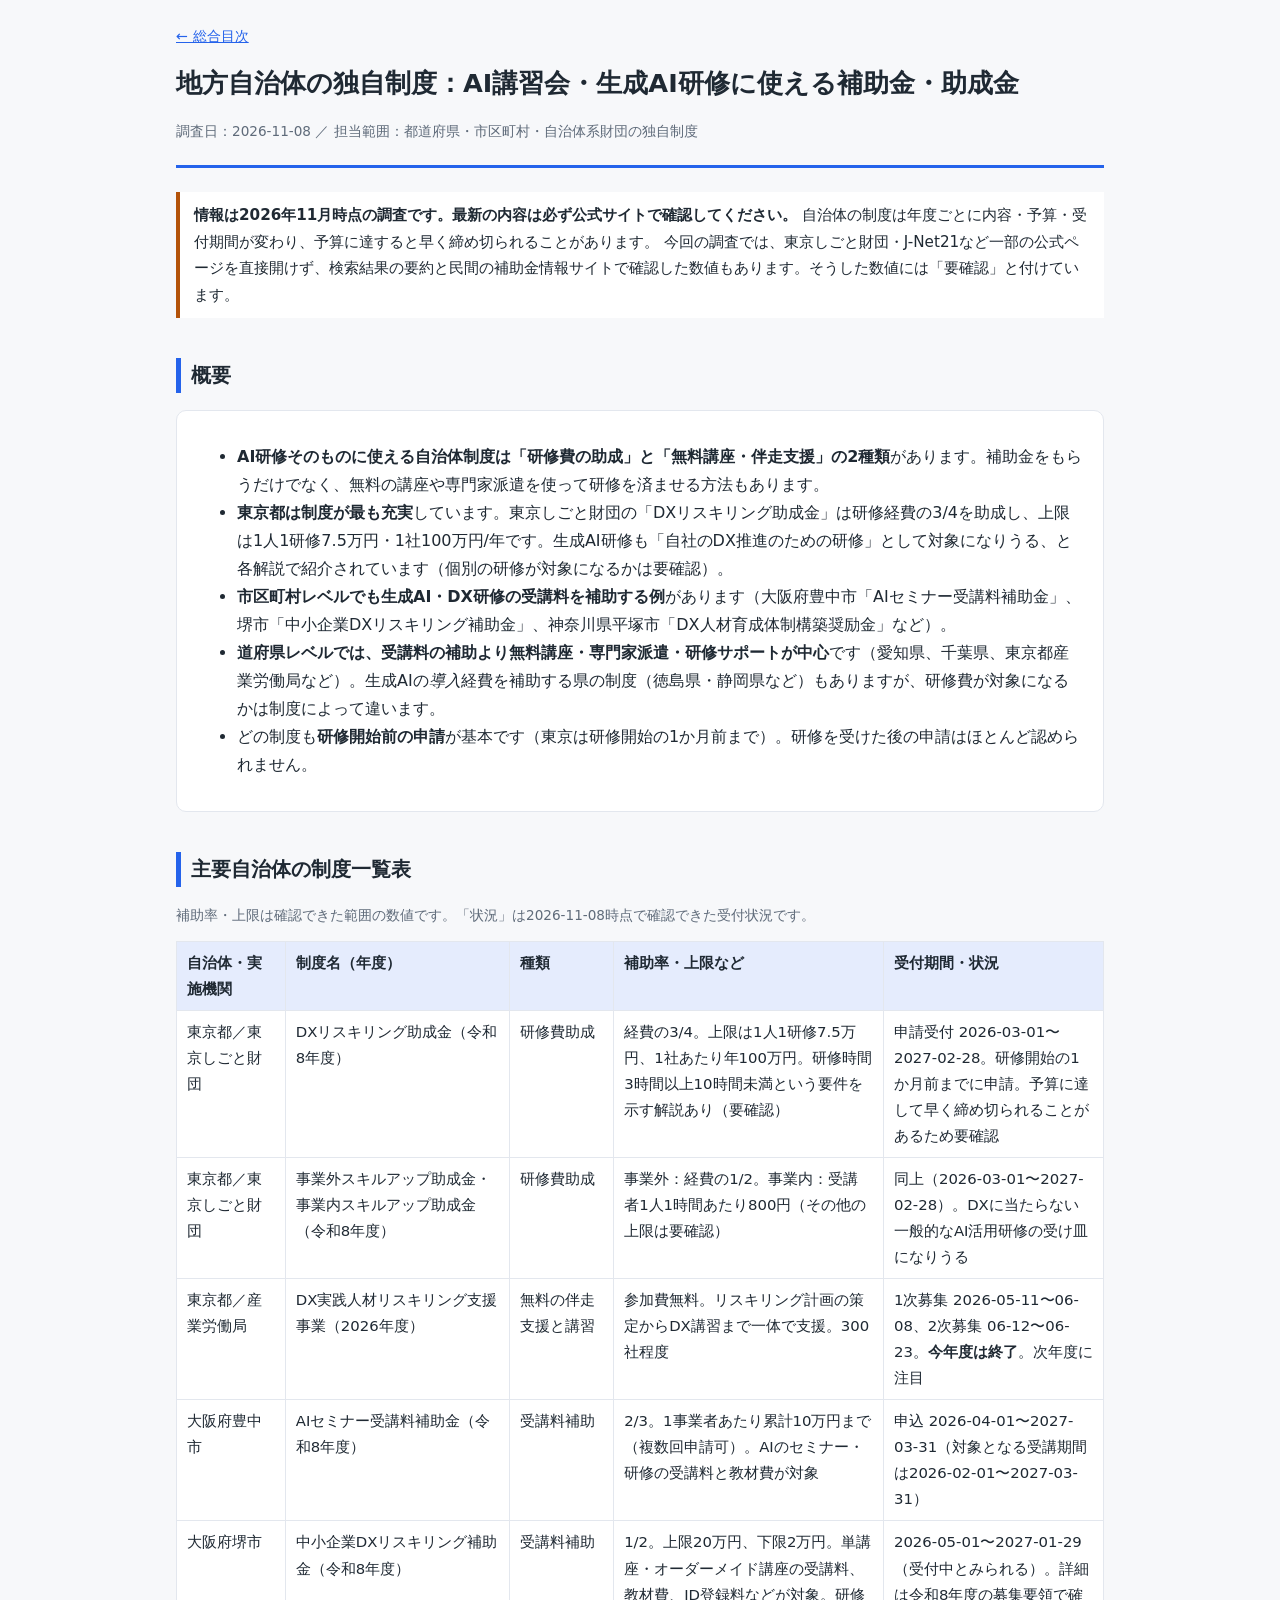
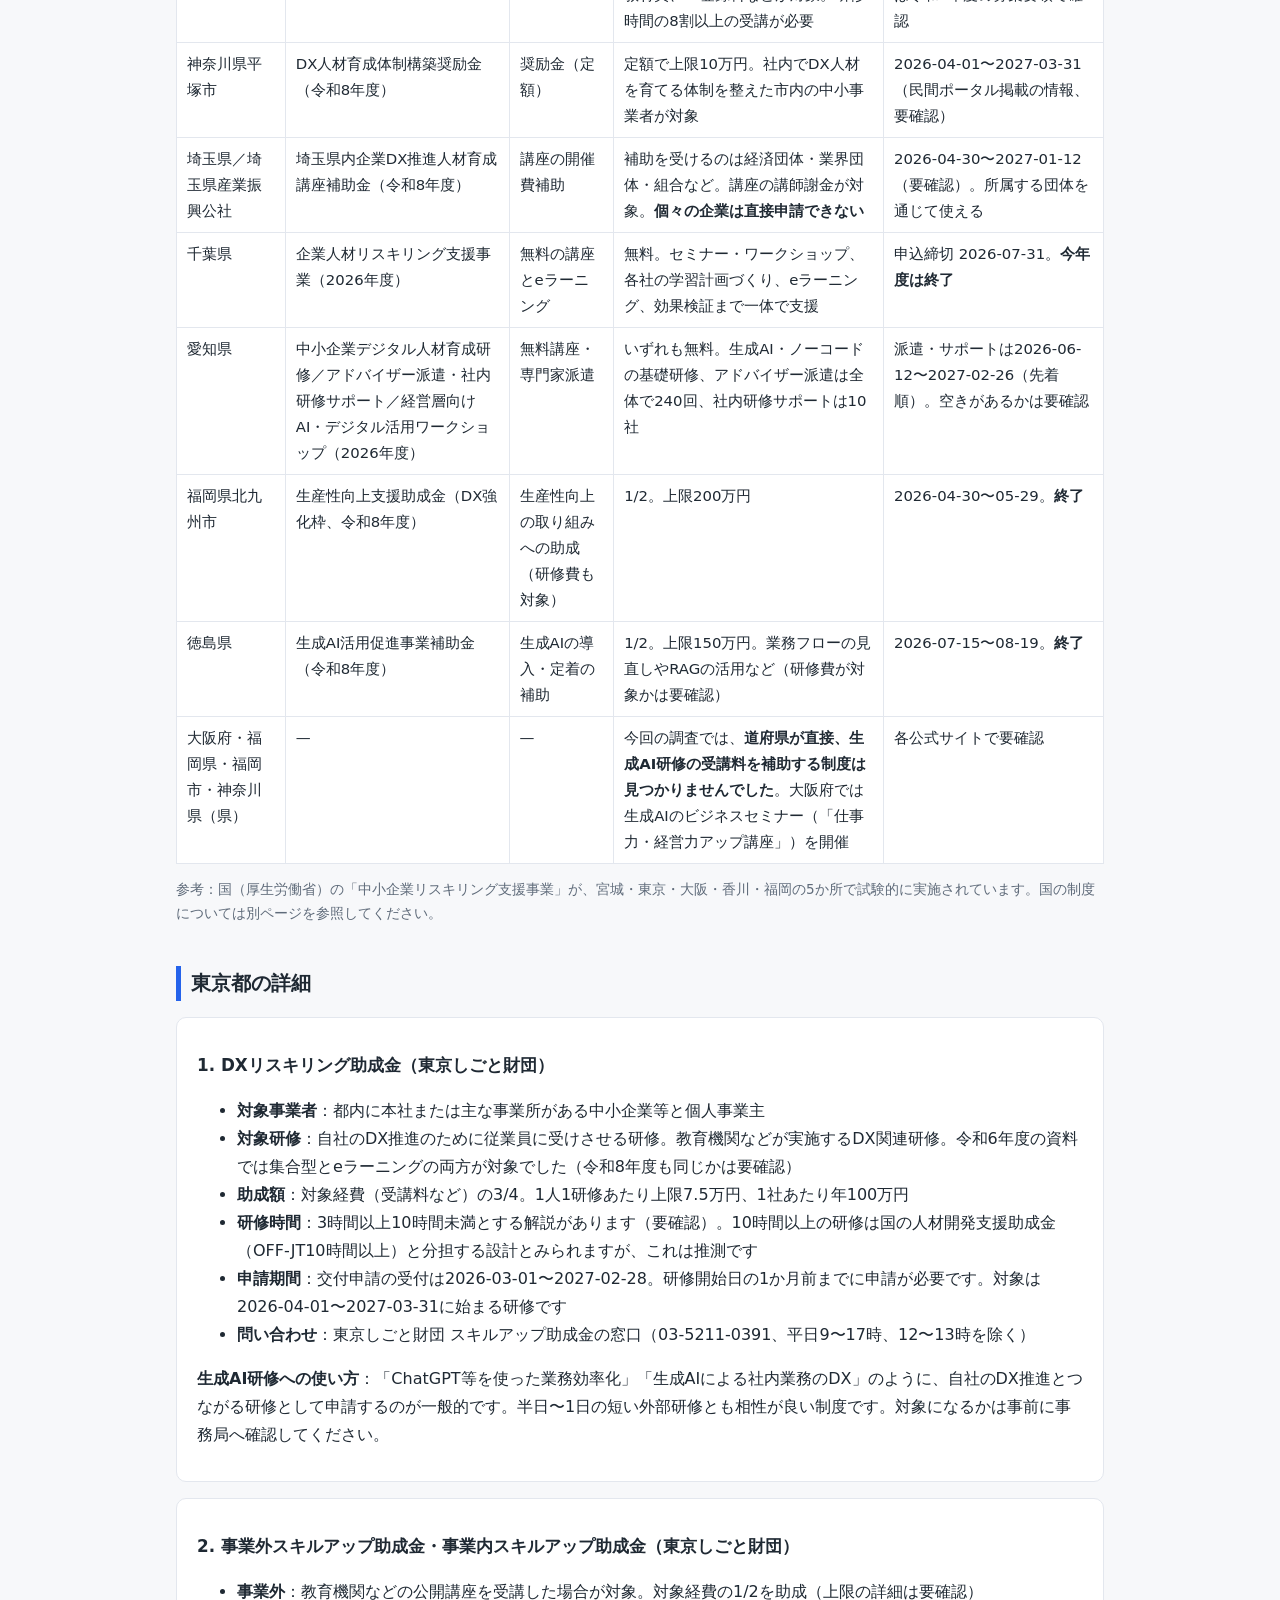
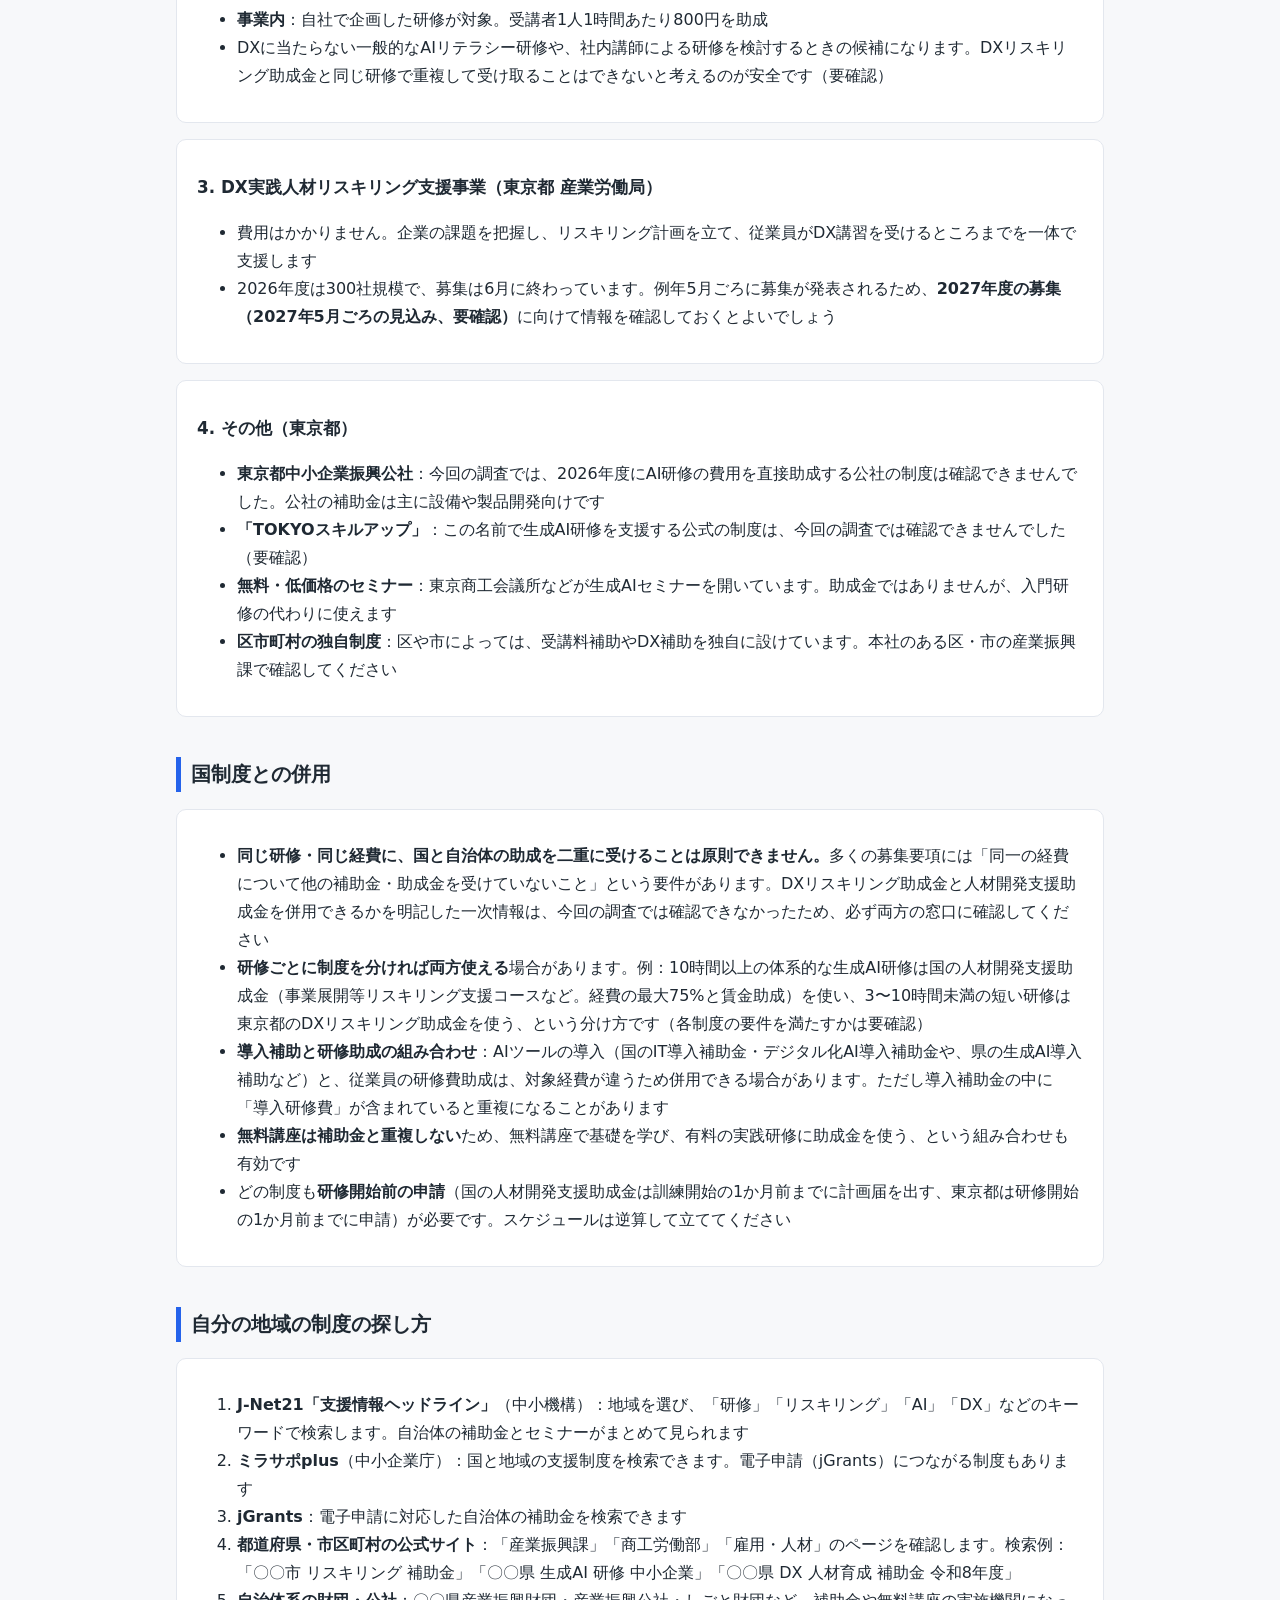
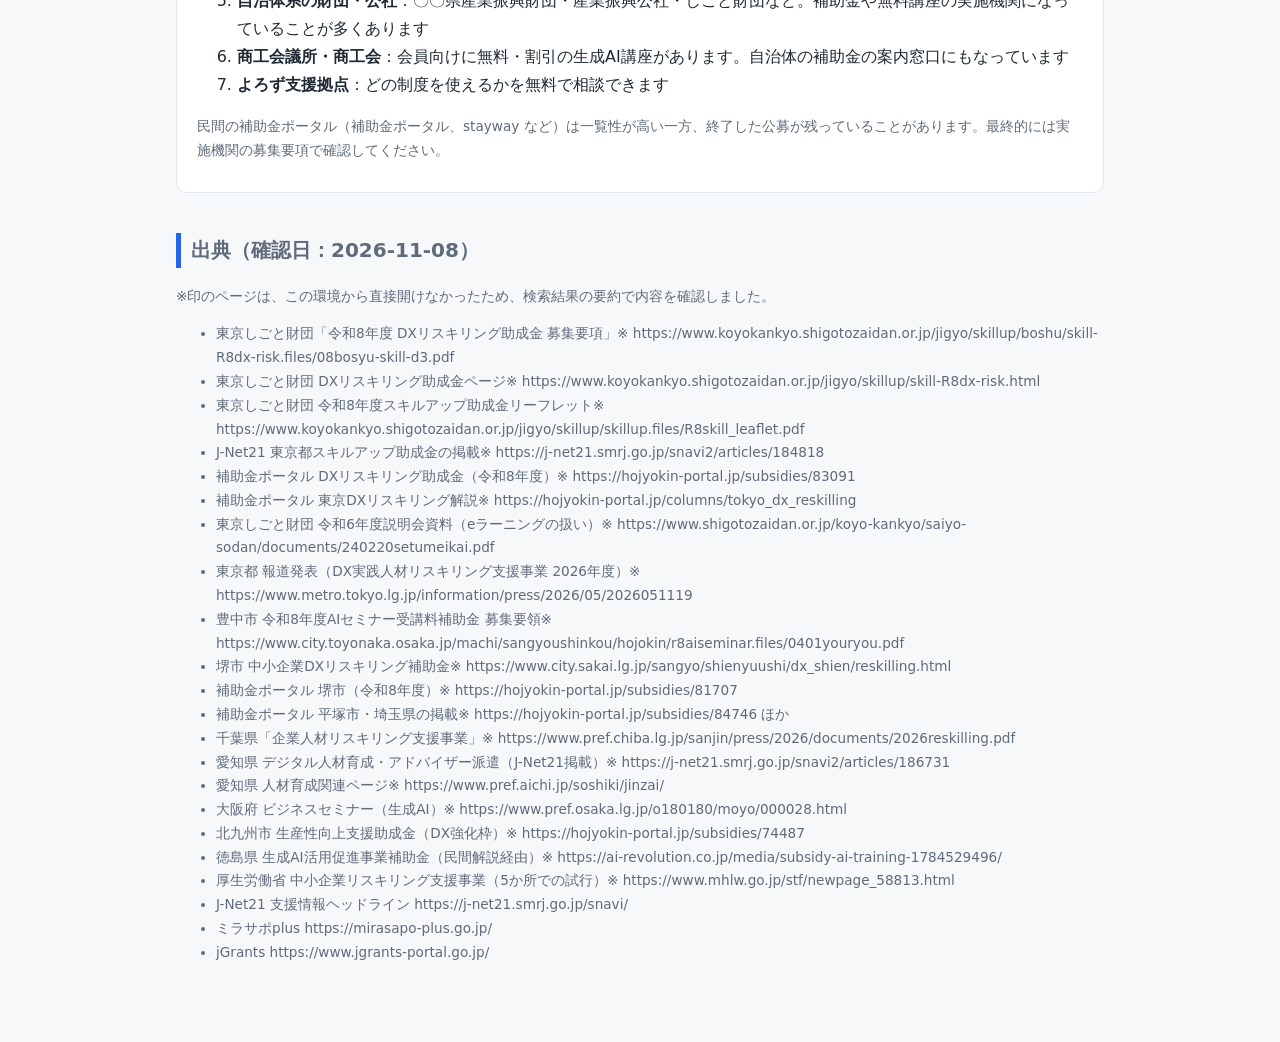
<file: ai-subsidy/03-local-gov.html>
<!doctype html>
<html lang="ja">
<head>
<meta charset="utf-8">
<meta name="viewport" content="width=device-width, initial-scale=1">
<title>自治体のAI研修助成</title>
<link rel="stylesheet" href="style.css">
</head>
<body>
<main>
<nav class="top"><a href="index.html">← 総合目次</a></nav>

<header class="page">
<h1>地方自治体の独自制度：AI講習会・生成AI研修に使える補助金・助成金</h1>
<p class="meta">調査日：2026-11-08 ／ 担当範囲：都道府県・市区町村・自治体系財団の独自制度</p>
</header>

<div class="note">
<strong>情報は2026年11月時点の調査です。最新の内容は必ず公式サイトで確認してください。</strong>
自治体の制度は年度ごとに内容・予算・受付期間が変わり、予算に達すると早く締め切られることがあります。
今回の調査では、東京しごと財団・J-Net21など一部の公式ページを直接開けず、検索結果の要約と民間の補助金情報サイトで確認した数値もあります。そうした数値には「要確認」と付けています。
</div>

<section>
<h2>概要</h2>
<div class="card">
<ul>
<li><strong>AI研修そのものに使える自治体制度は「研修費の助成」と「無料講座・伴走支援」の2種類</strong>があります。補助金をもらうだけでなく、無料の講座や専門家派遣を使って研修を済ませる方法もあります。</li>
<li><strong>東京都は制度が最も充実</strong>しています。東京しごと財団の「DXリスキリング助成金」は研修経費の3/4を助成し、上限は1人1研修7.5万円・1社100万円/年です。生成AI研修も「自社のDX推進のための研修」として対象になりうる、と各解説で紹介されています（個別の研修が対象になるかは要確認）。</li>
<li><strong>市区町村レベルでも生成AI・DX研修の受講料を補助する例</strong>があります（大阪府豊中市「AIセミナー受講料補助金」、堺市「中小企業DXリスキリング補助金」、神奈川県平塚市「DX人材育成体制構築奨励金」など）。</li>
<li><strong>道府県レベルでは、受講料の補助より無料講座・専門家派遣・研修サポートが中心</strong>です（愛知県、千葉県、東京都産業労働局など）。生成AIの<em>導入</em>経費を補助する県の制度（徳島県・静岡県など）もありますが、研修費が対象になるかは制度によって違います。</li>
<li>どの制度も<strong>研修開始前の申請</strong>が基本です（東京は研修開始の1か月前まで）。研修を受けた後の申請はほとんど認められません。</li>
</ul>
</div>
</section>

<section>
<h2>主要自治体の制度一覧表</h2>
<p class="meta">補助率・上限は確認できた範囲の数値です。「状況」は2026-11-08時点で確認できた受付状況です。</p>
<div class="table-wrap">
<table>
<thead>
<tr><th>自治体・実施機関</th><th>制度名（年度）</th><th>種類</th><th>補助率・上限など</th><th>受付期間・状況</th></tr>
</thead>
<tbody>
<tr>
<td>東京都／東京しごと財団</td>
<td>DXリスキリング助成金（令和8年度）</td>
<td>研修費助成</td>
<td>経費の3/4。上限は1人1研修7.5万円、1社あたり年100万円。研修時間3時間以上10時間未満という要件を示す解説あり（要確認）</td>
<td>申請受付 2026-03-01〜2027-02-28。研修開始の1か月前までに申請。予算に達して早く締め切られることがあるため要確認</td>
</tr>
<tr>
<td>東京都／東京しごと財団</td>
<td>事業外スキルアップ助成金・事業内スキルアップ助成金（令和8年度）</td>
<td>研修費助成</td>
<td>事業外：経費の1/2。事業内：受講者1人1時間あたり800円（その他の上限は要確認）</td>
<td>同上（2026-03-01〜2027-02-28）。DXに当たらない一般的なAI活用研修の受け皿になりうる</td>
</tr>
<tr>
<td>東京都／産業労働局</td>
<td>DX実践人材リスキリング支援事業（2026年度）</td>
<td>無料の伴走支援と講習</td>
<td>参加費無料。リスキリング計画の策定からDX講習まで一体で支援。300社程度</td>
<td>1次募集 2026-05-11〜06-08、2次募集 06-12〜06-23。<strong>今年度は終了</strong>。次年度に注目</td>
</tr>
<tr>
<td>大阪府豊中市</td>
<td>AIセミナー受講料補助金（令和8年度）</td>
<td>受講料補助</td>
<td>2/3。1事業者あたり累計10万円まで（複数回申請可）。AIのセミナー・研修の受講料と教材費が対象</td>
<td>申込 2026-04-01〜2027-03-31（対象となる受講期間は2026-02-01〜2027-03-31）</td>
</tr>
<tr>
<td>大阪府堺市</td>
<td>中小企業DXリスキリング補助金（令和8年度）</td>
<td>受講料補助</td>
<td>1/2。上限20万円、下限2万円。単講座・オーダーメイド講座の受講料、教材費、ID登録料などが対象。研修時間の8割以上の受講が必要</td>
<td>2026-05-01〜2027-01-29（受付中とみられる）。詳細は令和8年度の募集要領で確認</td>
</tr>
<tr>
<td>神奈川県平塚市</td>
<td>DX人材育成体制構築奨励金（令和8年度）</td>
<td>奨励金（定額）</td>
<td>定額で上限10万円。社内でDX人材を育てる体制を整えた市内の中小事業者が対象</td>
<td>2026-04-01〜2027-03-31（民間ポータル掲載の情報、要確認）</td>
</tr>
<tr>
<td>埼玉県／埼玉県産業振興公社</td>
<td>埼玉県内企業DX推進人材育成講座補助金（令和8年度）</td>
<td>講座の開催費補助</td>
<td>補助を受けるのは経済団体・業界団体・組合など。講座の講師謝金が対象。<strong>個々の企業は直接申請できない</strong></td>
<td>2026-04-30〜2027-01-12（要確認）。所属する団体を通じて使える</td>
</tr>
<tr>
<td>千葉県</td>
<td>企業人材リスキリング支援事業（2026年度）</td>
<td>無料の講座とeラーニング</td>
<td>無料。セミナー・ワークショップ、各社の学習計画づくり、eラーニング、効果検証まで一体で支援</td>
<td>申込締切 2026-07-31。<strong>今年度は終了</strong></td>
</tr>
<tr>
<td>愛知県</td>
<td>中小企業デジタル人材育成研修／アドバイザー派遣・社内研修サポート／経営層向けAI・デジタル活用ワークショップ（2026年度）</td>
<td>無料講座・専門家派遣</td>
<td>いずれも無料。生成AI・ノーコードの基礎研修、アドバイザー派遣は全体で240回、社内研修サポートは10社</td>
<td>派遣・サポートは2026-06-12〜2027-02-26（先着順）。空きがあるかは要確認</td>
</tr>
<tr>
<td>福岡県北九州市</td>
<td>生産性向上支援助成金（DX強化枠、令和8年度）</td>
<td>生産性向上の取り組みへの助成（研修費も対象）</td>
<td>1/2。上限200万円</td>
<td>2026-04-30〜05-29。<strong>終了</strong></td>
</tr>
<tr>
<td>徳島県</td>
<td>生成AI活用促進事業補助金（令和8年度）</td>
<td>生成AIの導入・定着の補助</td>
<td>1/2。上限150万円。業務フローの見直しやRAGの活用など（研修費が対象かは要確認）</td>
<td>2026-07-15〜08-19。<strong>終了</strong></td>
</tr>
<tr>
<td>大阪府・福岡県・福岡市・神奈川県（県）</td>
<td>—</td>
<td>—</td>
<td>今回の調査では、<strong>道府県が直接、生成AI研修の受講料を補助する制度は見つかりませんでした</strong>。大阪府では生成AIのビジネスセミナー（「仕事力・経営力アップ講座」）を開催</td>
<td>各公式サイトで要確認</td>
</tr>
</tbody>
</table>
</div>
<p class="meta">参考：国（厚生労働省）の「中小企業リスキリング支援事業」が、宮城・東京・大阪・香川・福岡の5か所で試験的に実施されています。国の制度については別ページを参照してください。</p>
</section>

<section>
<h2>東京都の詳細</h2>

<div class="card">
<h3>1. DXリスキリング助成金（東京しごと財団）</h3>
<ul>
<li><strong>対象事業者</strong>：都内に本社または主な事業所がある中小企業等と個人事業主</li>
<li><strong>対象研修</strong>：自社のDX推進のために従業員に受けさせる研修。教育機関などが実施するDX関連研修。令和6年度の資料では集合型とeラーニングの両方が対象でした（令和8年度も同じかは要確認）</li>
<li><strong>助成額</strong>：対象経費（受講料など）の3/4。1人1研修あたり上限7.5万円、1社あたり年100万円</li>
<li><strong>研修時間</strong>：3時間以上10時間未満とする解説があります（要確認）。10時間以上の研修は国の人材開発支援助成金（OFF-JT10時間以上）と分担する設計とみられますが、これは推測です</li>
<li><strong>申請期間</strong>：交付申請の受付は2026-03-01〜2027-02-28。研修開始日の1か月前までに申請が必要です。対象は2026-04-01〜2027-03-31に始まる研修です</li>
<li><strong>問い合わせ</strong>：東京しごと財団 スキルアップ助成金の窓口（03-5211-0391、平日9〜17時、12〜13時を除く）</li>
</ul>
<p><strong>生成AI研修への使い方</strong>：「ChatGPT等を使った業務効率化」「生成AIによる社内業務のDX」のように、自社のDX推進とつながる研修として申請するのが一般的です。半日〜1日の短い外部研修とも相性が良い制度です。対象になるかは事前に事務局へ確認してください。</p>
</div>

<div class="card">
<h3>2. 事業外スキルアップ助成金・事業内スキルアップ助成金（東京しごと財団）</h3>
<ul>
<li><strong>事業外</strong>：教育機関などの公開講座を受講した場合が対象。対象経費の1/2を助成（上限の詳細は要確認）</li>
<li><strong>事業内</strong>：自社で企画した研修が対象。受講者1人1時間あたり800円を助成</li>
<li>DXに当たらない一般的なAIリテラシー研修や、社内講師による研修を検討するときの候補になります。DXリスキリング助成金と同じ研修で重複して受け取ることはできないと考えるのが安全です（要確認）</li>
</ul>
</div>

<div class="card">
<h3>3. DX実践人材リスキリング支援事業（東京都 産業労働局）</h3>
<ul>
<li>費用はかかりません。企業の課題を把握し、リスキリング計画を立て、従業員がDX講習を受けるところまでを一体で支援します</li>
<li>2026年度は300社規模で、募集は6月に終わっています。例年5月ごろに募集が発表されるため、<strong>2027年度の募集（2027年5月ごろの見込み、要確認）</strong>に向けて情報を確認しておくとよいでしょう</li>
</ul>
</div>

<div class="card">
<h3>4. その他（東京都）</h3>
<ul>
<li><strong>東京都中小企業振興公社</strong>：今回の調査では、2026年度にAI研修の費用を直接助成する公社の制度は確認できませんでした。公社の補助金は主に設備や製品開発向けです</li>
<li><strong>「TOKYOスキルアップ」</strong>：この名前で生成AI研修を支援する公式の制度は、今回の調査では確認できませんでした（要確認）</li>
<li><strong>無料・低価格のセミナー</strong>：東京商工会議所などが生成AIセミナーを開いています。助成金ではありませんが、入門研修の代わりに使えます</li>
<li><strong>区市町村の独自制度</strong>：区や市によっては、受講料補助やDX補助を独自に設けています。本社のある区・市の産業振興課で確認してください</li>
</ul>
</div>
</section>

<section>
<h2>国制度との併用</h2>
<div class="card">
<ul>
<li><strong>同じ研修・同じ経費に、国と自治体の助成を二重に受けることは原則できません。</strong>多くの募集要項には「同一の経費について他の補助金・助成金を受けていないこと」という要件があります。DXリスキリング助成金と人材開発支援助成金を併用できるかを明記した一次情報は、今回の調査では確認できなかったため、必ず両方の窓口に確認してください</li>
<li><strong>研修ごとに制度を分ければ両方使える</strong>場合があります。例：10時間以上の体系的な生成AI研修は国の人材開発支援助成金（事業展開等リスキリング支援コースなど。経費の最大75%と賃金助成）を使い、3〜10時間未満の短い研修は東京都のDXリスキリング助成金を使う、という分け方です（各制度の要件を満たすかは要確認）</li>
<li><strong>導入補助と研修助成の組み合わせ</strong>：AIツールの導入（国のIT導入補助金・デジタル化AI導入補助金や、県の生成AI導入補助など）と、従業員の研修費助成は、対象経費が違うため併用できる場合があります。ただし導入補助金の中に「導入研修費」が含まれていると重複になることがあります</li>
<li><strong>無料講座は補助金と重複しない</strong>ため、無料講座で基礎を学び、有料の実践研修に助成金を使う、という組み合わせも有効です</li>
<li>どの制度も<strong>研修開始前の申請</strong>（国の人材開発支援助成金は訓練開始の1か月前までに計画届を出す、東京都は研修開始の1か月前までに申請）が必要です。スケジュールは逆算して立ててください</li>
</ul>
</div>
</section>

<section>
<h2>自分の地域の制度の探し方</h2>
<div class="card">
<ol>
<li><strong>J-Net21「支援情報ヘッドライン」</strong>（中小機構）：地域を選び、「研修」「リスキリング」「AI」「DX」などのキーワードで検索します。自治体の補助金とセミナーがまとめて見られます</li>
<li><strong>ミラサポplus</strong>（中小企業庁）：国と地域の支援制度を検索できます。電子申請（jGrants）につながる制度もあります</li>
<li><strong>jGrants</strong>：電子申請に対応した自治体の補助金を検索できます</li>
<li><strong>都道府県・市区町村の公式サイト</strong>：「産業振興課」「商工労働部」「雇用・人材」のページを確認します。検索例：「〇〇市 リスキリング 補助金」「〇〇県 生成AI 研修 中小企業」「〇〇県 DX 人材育成 補助金 令和8年度」</li>
<li><strong>自治体系の財団・公社</strong>：〇〇県産業振興財団・産業振興公社・しごと財団など。補助金や無料講座の実施機関になっていることが多くあります</li>
<li><strong>商工会議所・商工会</strong>：会員向けに無料・割引の生成AI講座があります。自治体の補助金の案内窓口にもなっています</li>
<li><strong>よろず支援拠点</strong>：どの制度を使えるかを無料で相談できます</li>
</ol>
<p class="meta">民間の補助金ポータル（補助金ポータル、stayway など）は一覧性が高い一方、終了した公募が残っていることがあります。最終的には実施機関の募集要項で確認してください。</p>
</div>
</section>

<section class="sources">
<h2>出典（確認日：2026-11-08）</h2>
<p>※印のページは、この環境から直接開けなかったため、検索結果の要約で内容を確認しました。</p>
<ul>
<li>東京しごと財団「令和8年度 DXリスキリング助成金 募集要項」※ https://www.koyokankyo.shigotozaidan.or.jp/jigyo/skillup/boshu/skill-R8dx-risk.files/08bosyu-skill-d3.pdf</li>
<li>東京しごと財団 DXリスキリング助成金ページ※ https://www.koyokankyo.shigotozaidan.or.jp/jigyo/skillup/skill-R8dx-risk.html</li>
<li>東京しごと財団 令和8年度スキルアップ助成金リーフレット※ https://www.koyokankyo.shigotozaidan.or.jp/jigyo/skillup/skillup.files/R8skill_leaflet.pdf</li>
<li>J-Net21 東京都スキルアップ助成金の掲載※ https://j-net21.smrj.go.jp/snavi2/articles/184818</li>
<li>補助金ポータル DXリスキリング助成金（令和8年度）※ https://hojyokin-portal.jp/subsidies/83091</li>
<li>補助金ポータル 東京DXリスキリング解説※ https://hojyokin-portal.jp/columns/tokyo_dx_reskilling</li>
<li>東京しごと財団 令和6年度説明会資料（eラーニングの扱い）※ https://www.shigotozaidan.or.jp/koyo-kankyo/saiyo-sodan/documents/240220setumeikai.pdf</li>
<li>東京都 報道発表（DX実践人材リスキリング支援事業 2026年度）※ https://www.metro.tokyo.lg.jp/information/press/2026/05/2026051119</li>
<li>豊中市 令和8年度AIセミナー受講料補助金 募集要領※ https://www.city.toyonaka.osaka.jp/machi/sangyoushinkou/hojokin/r8aiseminar.files/0401youryou.pdf</li>
<li>堺市 中小企業DXリスキリング補助金※ https://www.city.sakai.lg.jp/sangyo/shienyuushi/dx_shien/reskilling.html</li>
<li>補助金ポータル 堺市（令和8年度）※ https://hojyokin-portal.jp/subsidies/81707</li>
<li>補助金ポータル 平塚市・埼玉県の掲載※ https://hojyokin-portal.jp/subsidies/84746 ほか</li>
<li>千葉県「企業人材リスキリング支援事業」※ https://www.pref.chiba.lg.jp/sanjin/press/2026/documents/2026reskilling.pdf</li>
<li>愛知県 デジタル人材育成・アドバイザー派遣（J-Net21掲載）※ https://j-net21.smrj.go.jp/snavi2/articles/186731</li>
<li>愛知県 人材育成関連ページ※ https://www.pref.aichi.jp/soshiki/jinzai/</li>
<li>大阪府 ビジネスセミナー（生成AI）※ https://www.pref.osaka.lg.jp/o180180/moyo/000028.html</li>
<li>北九州市 生産性向上支援助成金（DX強化枠）※ https://hojyokin-portal.jp/subsidies/74487</li>
<li>徳島県 生成AI活用促進事業補助金（民間解説経由）※ https://ai-revolution.co.jp/media/subsidy-ai-training-1784529496/</li>
<li>厚生労働省 中小企業リスキリング支援事業（5か所での試行）※ https://www.mhlw.go.jp/stf/newpage_58813.html</li>
<li>J-Net21 支援情報ヘッドライン https://j-net21.smrj.go.jp/snavi/</li>
<li>ミラサポplus https://mirasapo-plus.go.jp/</li>
<li>jGrants https://www.jgrants-portal.go.jp/</li>
</ul>
</section>
</main>
</body>
</html>
</file>
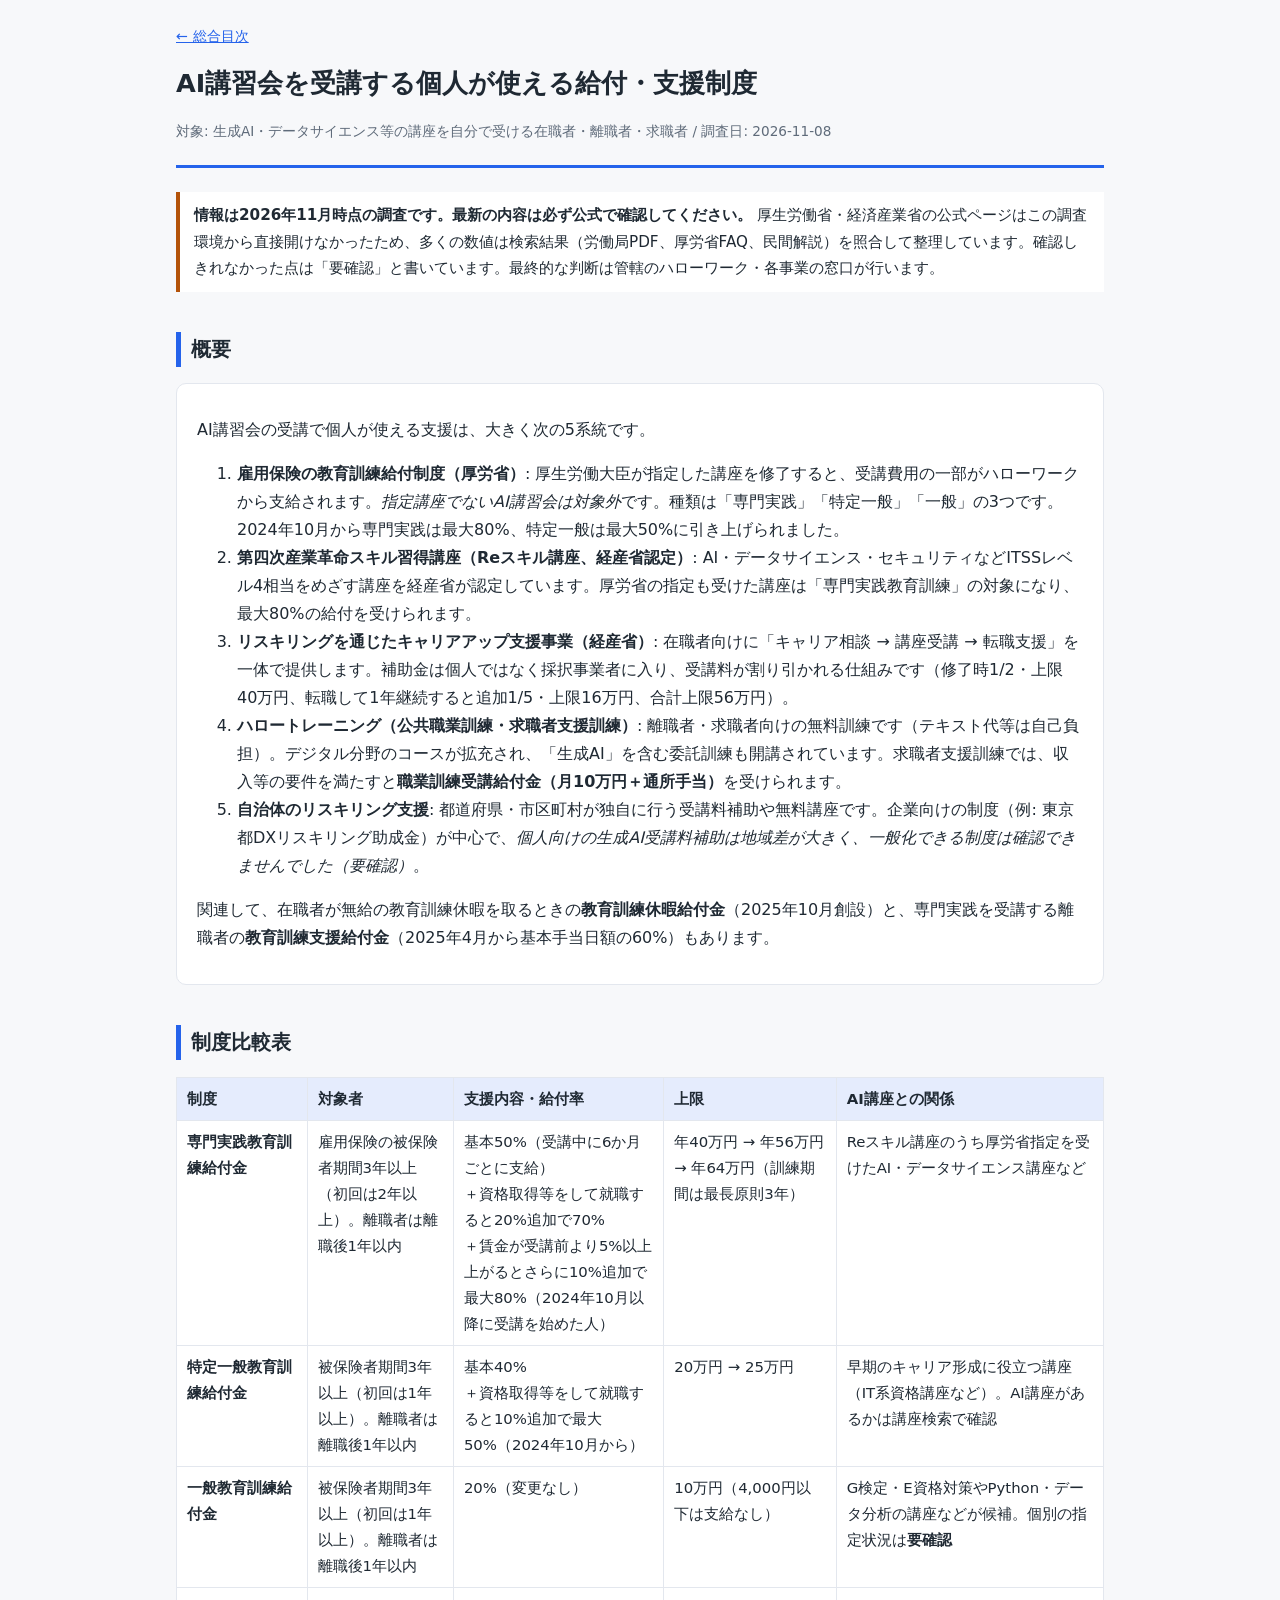
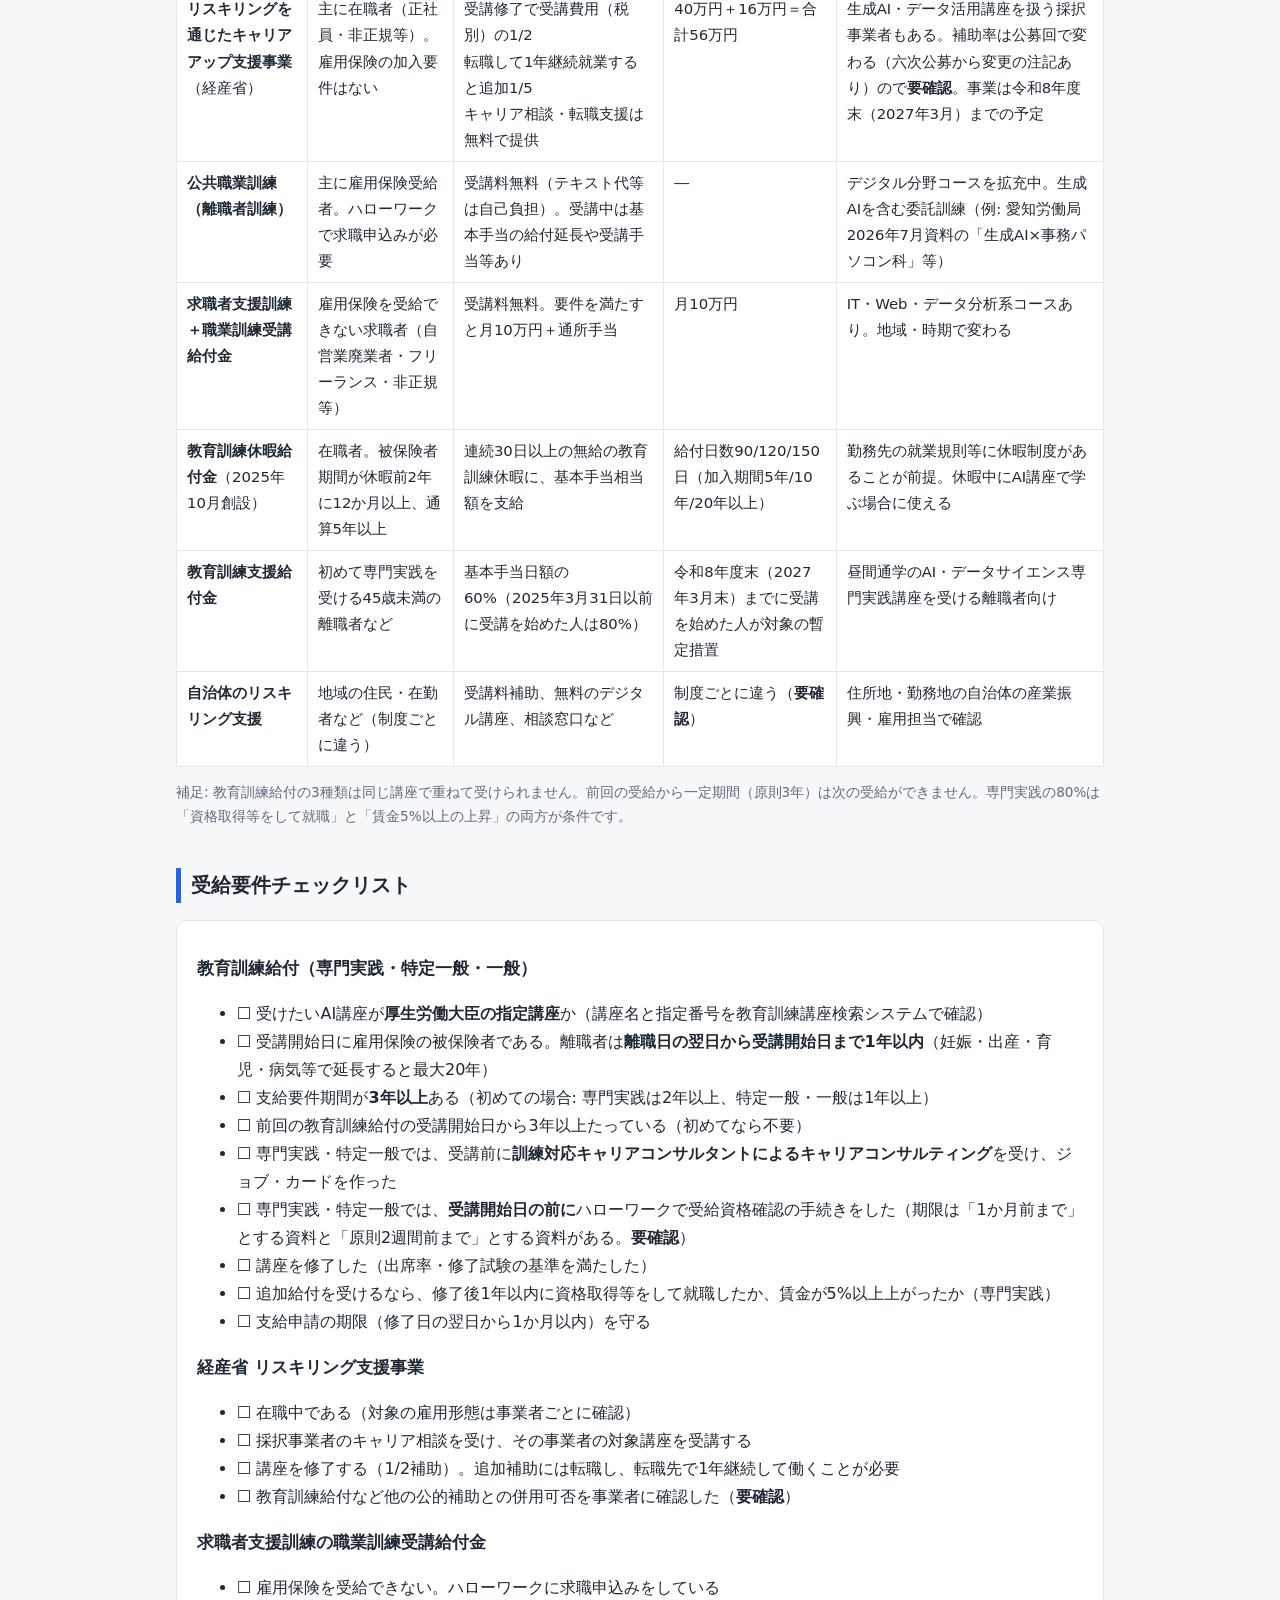
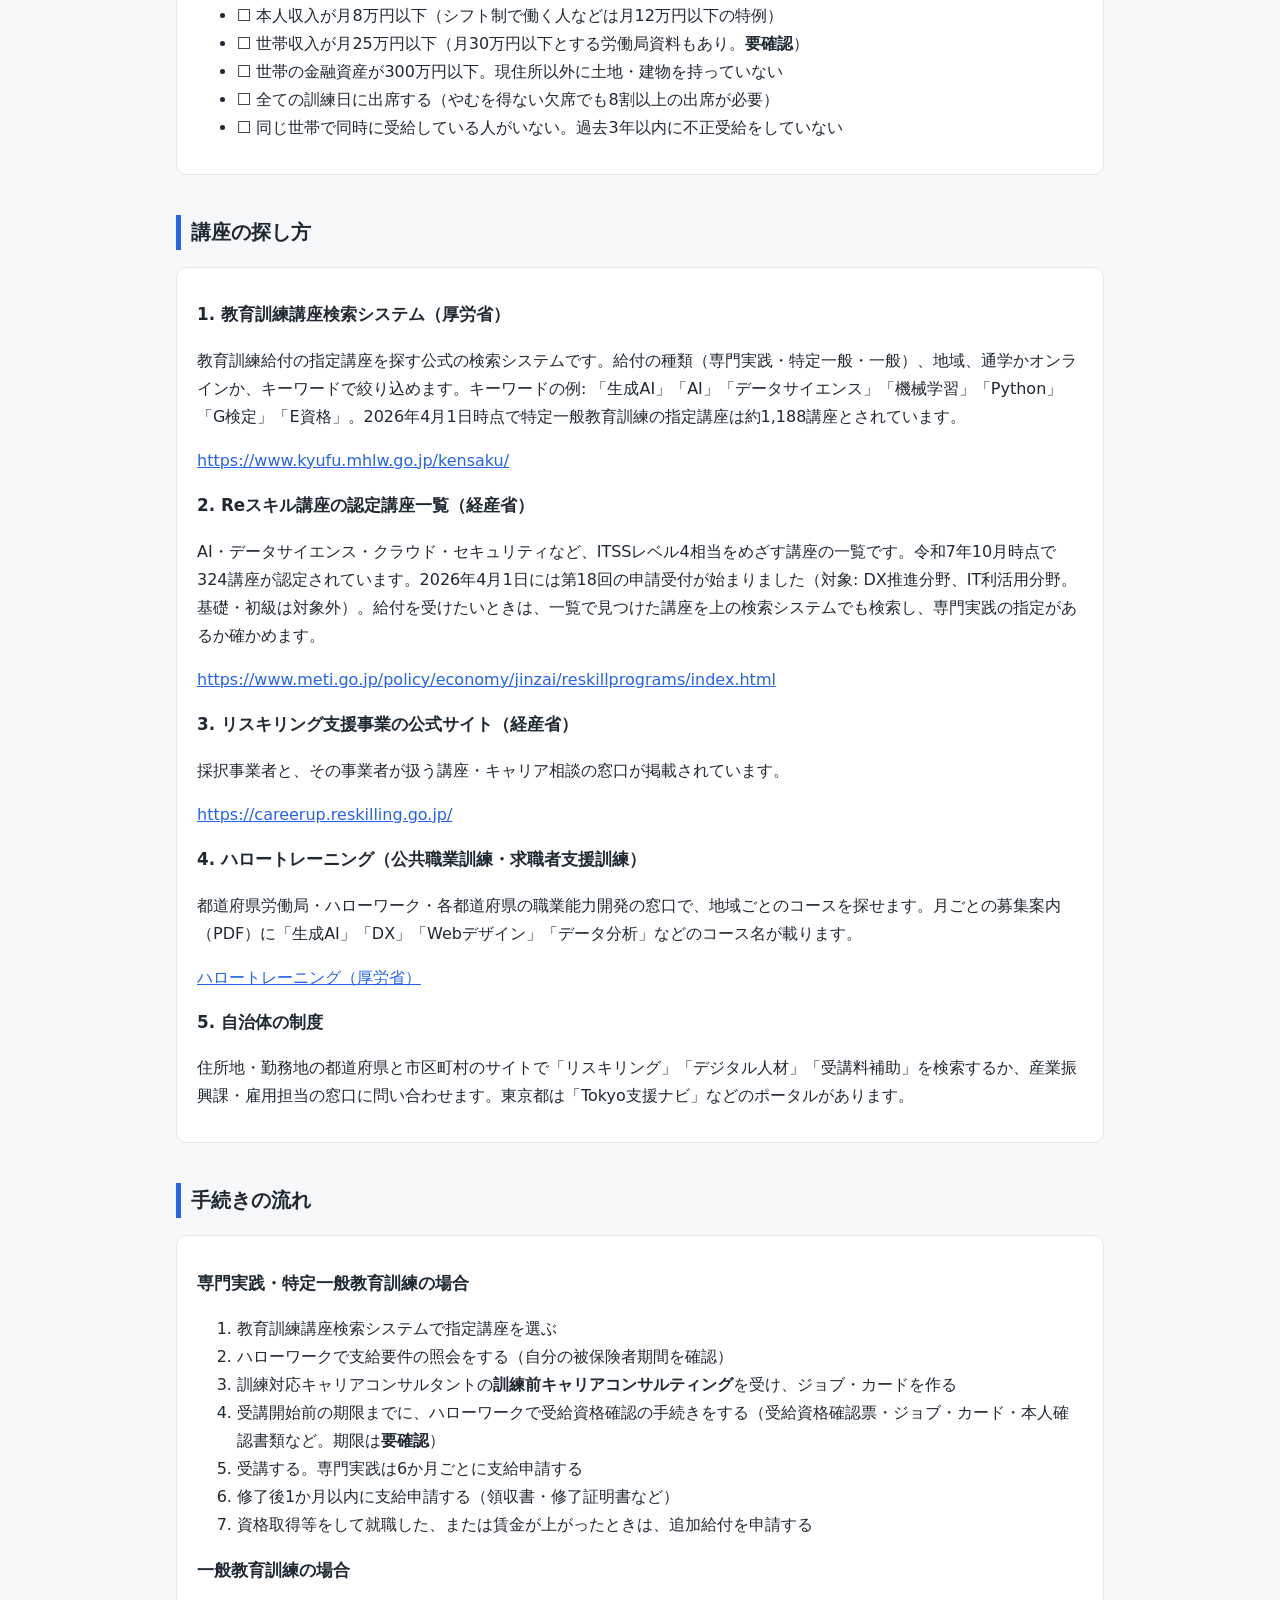
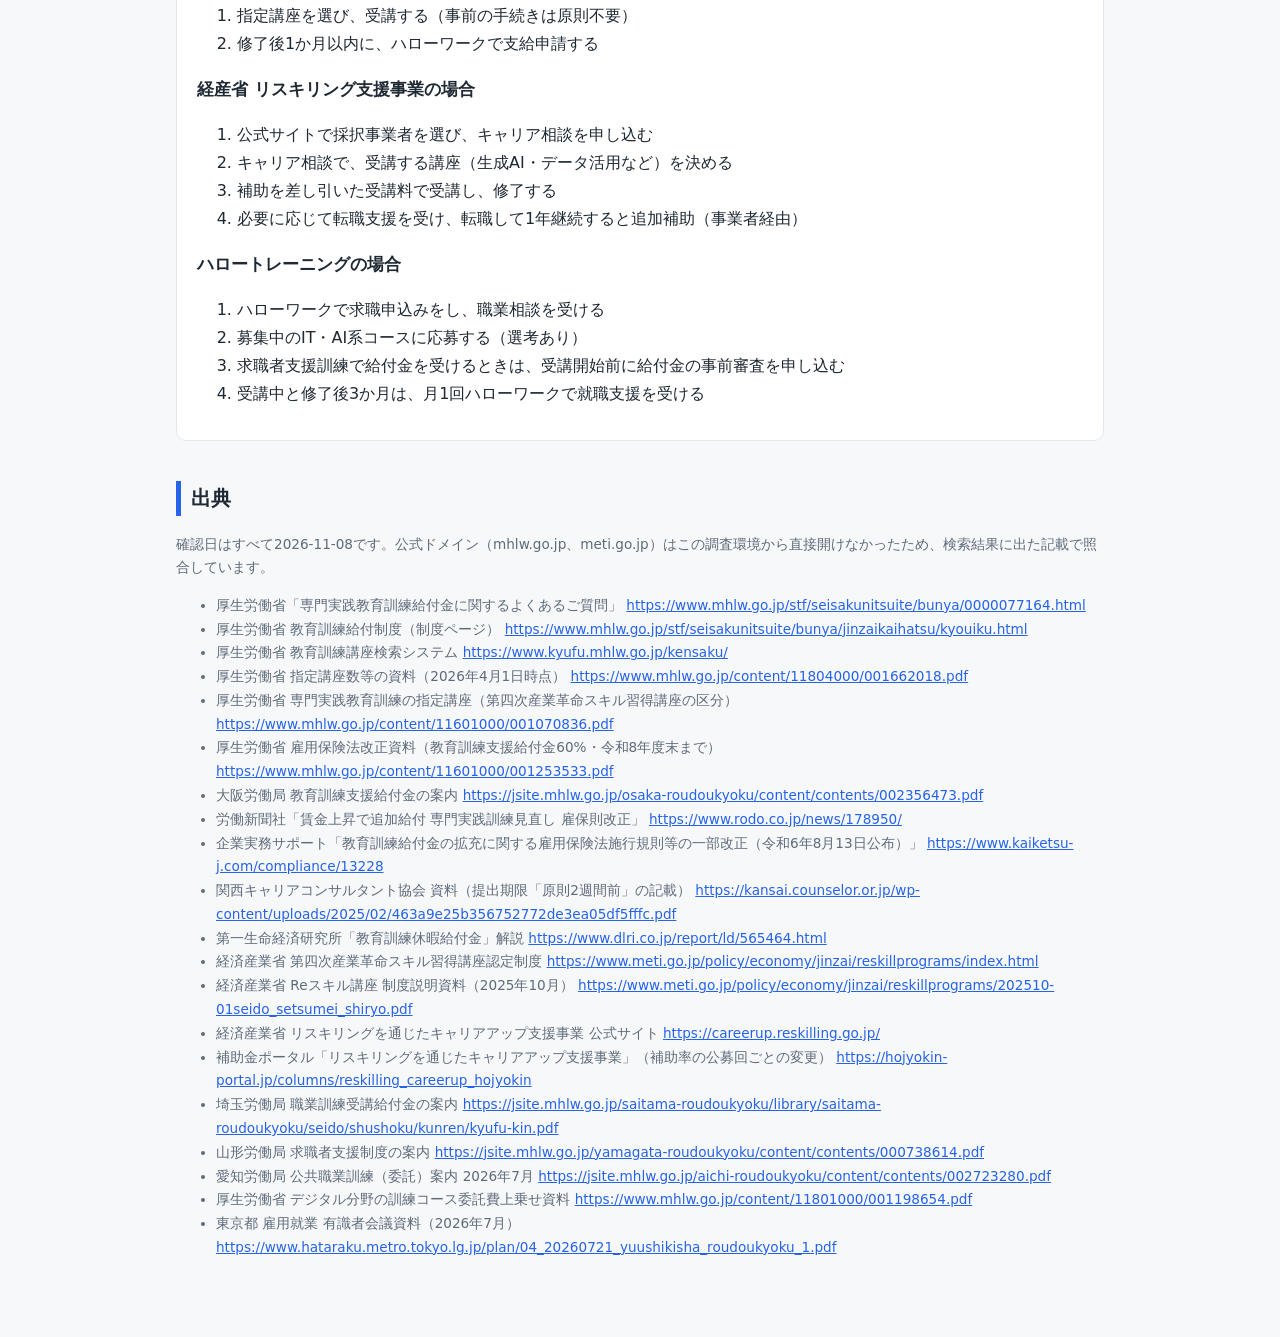
<file: ai-subsidy/04-individual.html>
<!doctype html>
<html lang="ja">
<head>
<meta charset="utf-8">
<meta name="viewport" content="width=device-width, initial-scale=1">
<title>個人向け支援制度</title>
<link rel="stylesheet" href="style.css">
</head>
<body>
<main>
<nav class="top"><a href="index.html">← 総合目次</a></nav>

<header class="page">
  <h1>AI講習会を受講する個人が使える給付・支援制度</h1>
  <p class="meta">対象: 生成AI・データサイエンス等の講座を自分で受ける在職者・離職者・求職者 / 調査日: 2026-11-08</p>
</header>

<div class="note">
  <strong>情報は2026年11月時点の調査です。最新の内容は必ず公式で確認してください。</strong>
  厚生労働省・経済産業省の公式ページはこの調査環境から直接開けなかったため、多くの数値は検索結果（労働局PDF、厚労省FAQ、民間解説）を照合して整理しています。確認しきれなかった点は「要確認」と書いています。最終的な判断は管轄のハローワーク・各事業の窓口が行います。
</div>

<h2 id="overview">概要</h2>
<div class="card">
  <p>AI講習会の受講で個人が使える支援は、大きく次の5系統です。</p>
  <ol>
    <li><strong>雇用保険の教育訓練給付制度（厚労省）</strong>: 厚生労働大臣が指定した講座を修了すると、受講費用の一部がハローワークから支給されます。<em>指定講座でないAI講習会は対象外</em>です。種類は「専門実践」「特定一般」「一般」の3つです。2024年10月から専門実践は最大80%、特定一般は最大50%に引き上げられました。</li>
    <li><strong>第四次産業革命スキル習得講座（Reスキル講座、経産省認定）</strong>: AI・データサイエンス・セキュリティなどITSSレベル4相当をめざす講座を経産省が認定しています。厚労省の指定も受けた講座は「専門実践教育訓練」の対象になり、最大80%の給付を受けられます。</li>
    <li><strong>リスキリングを通じたキャリアアップ支援事業（経産省）</strong>: 在職者向けに「キャリア相談 → 講座受講 → 転職支援」を一体で提供します。補助金は個人ではなく採択事業者に入り、受講料が割り引かれる仕組みです（修了時1/2・上限40万円、転職して1年継続すると追加1/5・上限16万円、合計上限56万円）。</li>
    <li><strong>ハロートレーニング（公共職業訓練・求職者支援訓練）</strong>: 離職者・求職者向けの無料訓練です（テキスト代等は自己負担）。デジタル分野のコースが拡充され、「生成AI」を含む委託訓練も開講されています。求職者支援訓練では、収入等の要件を満たすと<strong>職業訓練受講給付金（月10万円＋通所手当）</strong>を受けられます。</li>
    <li><strong>自治体のリスキリング支援</strong>: 都道府県・市区町村が独自に行う受講料補助や無料講座です。企業向けの制度（例: 東京都DXリスキリング助成金）が中心で、<em>個人向けの生成AI受講料補助は地域差が大きく、一般化できる制度は確認できませんでした（要確認）</em>。</li>
  </ol>
  <p>関連して、在職者が無給の教育訓練休暇を取るときの<strong>教育訓練休暇給付金</strong>（2025年10月創設）と、専門実践を受講する離職者の<strong>教育訓練支援給付金</strong>（2025年4月から基本手当日額の60%）もあります。</p>
</div>

<h2 id="compare">制度比較表</h2>
<div class="table-wrap">
<table>
  <thead>
    <tr><th>制度</th><th>対象者</th><th>支援内容・給付率</th><th>上限</th><th>AI講座との関係</th></tr>
  </thead>
  <tbody>
    <tr>
      <td><strong>専門実践教育訓練給付金</strong></td>
      <td>雇用保険の被保険者期間3年以上（初回は2年以上）。離職者は離職後1年以内</td>
      <td>基本50%（受講中に6か月ごとに支給）<br>＋資格取得等をして就職すると20%追加で70%<br>＋賃金が受講前より5%以上上がるとさらに10%追加で最大80%（2024年10月以降に受講を始めた人）</td>
      <td>年40万円 → 年56万円 → 年64万円（訓練期間は最長原則3年）</td>
      <td>Reスキル講座のうち厚労省指定を受けたAI・データサイエンス講座など</td>
    </tr>
    <tr>
      <td><strong>特定一般教育訓練給付金</strong></td>
      <td>被保険者期間3年以上（初回は1年以上）。離職者は離職後1年以内</td>
      <td>基本40%<br>＋資格取得等をして就職すると10%追加で最大50%（2024年10月から）</td>
      <td>20万円 → 25万円</td>
      <td>早期のキャリア形成に役立つ講座（IT系資格講座など）。AI講座があるかは講座検索で確認</td>
    </tr>
    <tr>
      <td><strong>一般教育訓練給付金</strong></td>
      <td>被保険者期間3年以上（初回は1年以上）。離職者は離職後1年以内</td>
      <td>20%（変更なし）</td>
      <td>10万円（4,000円以下は支給なし）</td>
      <td>G検定・E資格対策やPython・データ分析の講座などが候補。個別の指定状況は<strong>要確認</strong></td>
    </tr>
    <tr>
      <td><strong>リスキリングを通じたキャリアアップ支援事業</strong>（経産省）</td>
      <td>主に在職者（正社員・非正規等）。雇用保険の加入要件はない</td>
      <td>受講修了で受講費用（税別）の1/2<br>転職して1年継続就業すると追加1/5<br>キャリア相談・転職支援は無料で提供</td>
      <td>40万円＋16万円＝合計56万円</td>
      <td>生成AI・データ活用講座を扱う採択事業者もある。補助率は公募回で変わる（六次公募から変更の注記あり）ので<strong>要確認</strong>。事業は令和8年度末（2027年3月）までの予定</td>
    </tr>
    <tr>
      <td><strong>公共職業訓練（離職者訓練）</strong></td>
      <td>主に雇用保険受給者。ハローワークで求職申込みが必要</td>
      <td>受講料無料（テキスト代等は自己負担）。受講中は基本手当の給付延長や受講手当等あり</td>
      <td>―</td>
      <td>デジタル分野コースを拡充中。生成AIを含む委託訓練（例: 愛知労働局2026年7月資料の「生成AI×事務パソコン科」等）</td>
    </tr>
    <tr>
      <td><strong>求職者支援訓練＋職業訓練受講給付金</strong></td>
      <td>雇用保険を受給できない求職者（自営業廃業者・フリーランス・非正規等）</td>
      <td>受講料無料。要件を満たすと月10万円＋通所手当</td>
      <td>月10万円</td>
      <td>IT・Web・データ分析系コースあり。地域・時期で変わる</td>
    </tr>
    <tr>
      <td><strong>教育訓練休暇給付金</strong>（2025年10月創設）</td>
      <td>在職者。被保険者期間が休暇前2年に12か月以上、通算5年以上</td>
      <td>連続30日以上の無給の教育訓練休暇に、基本手当相当額を支給</td>
      <td>給付日数90/120/150日（加入期間5年/10年/20年以上）</td>
      <td>勤務先の就業規則等に休暇制度があることが前提。休暇中にAI講座で学ぶ場合に使える</td>
    </tr>
    <tr>
      <td><strong>教育訓練支援給付金</strong></td>
      <td>初めて専門実践を受ける45歳未満の離職者など</td>
      <td>基本手当日額の60%（2025年3月31日以前に受講を始めた人は80%）</td>
      <td>令和8年度末（2027年3月末）までに受講を始めた人が対象の暫定措置</td>
      <td>昼間通学のAI・データサイエンス専門実践講座を受ける離職者向け</td>
    </tr>
    <tr>
      <td><strong>自治体のリスキリング支援</strong></td>
      <td>地域の住民・在勤者など（制度ごとに違う）</td>
      <td>受講料補助、無料のデジタル講座、相談窓口など</td>
      <td>制度ごとに違う（<strong>要確認</strong>）</td>
      <td>住所地・勤務地の自治体の産業振興・雇用担当で確認</td>
    </tr>
  </tbody>
</table>
</div>
<p class="meta">補足: 教育訓練給付の3種類は同じ講座で重ねて受けられません。前回の受給から一定期間（原則3年）は次の受給ができません。専門実践の80%は「資格取得等をして就職」と「賃金5%以上の上昇」の両方が条件です。</p>

<h2 id="checklist">受給要件チェックリスト</h2>
<div class="card">
  <h3>教育訓練給付（専門実践・特定一般・一般）</h3>
  <ul>
    <li>☐ 受けたいAI講座が<strong>厚生労働大臣の指定講座</strong>か（講座名と指定番号を教育訓練講座検索システムで確認）</li>
    <li>☐ 受講開始日に雇用保険の被保険者である。離職者は<strong>離職日の翌日から受講開始日まで1年以内</strong>（妊娠・出産・育児・病気等で延長すると最大20年）</li>
    <li>☐ 支給要件期間が<strong>3年以上</strong>ある（初めての場合: 専門実践は2年以上、特定一般・一般は1年以上）</li>
    <li>☐ 前回の教育訓練給付の受講開始日から3年以上たっている（初めてなら不要）</li>
    <li>☐ 専門実践・特定一般では、受講前に<strong>訓練対応キャリアコンサルタントによるキャリアコンサルティング</strong>を受け、ジョブ・カードを作った</li>
    <li>☐ 専門実践・特定一般では、<strong>受講開始日の前に</strong>ハローワークで受給資格確認の手続きをした（期限は「1か月前まで」とする資料と「原則2週間前まで」とする資料がある。<strong>要確認</strong>）</li>
    <li>☐ 講座を修了した（出席率・修了試験の基準を満たした）</li>
    <li>☐ 追加給付を受けるなら、修了後1年以内に資格取得等をして就職したか、賃金が5%以上上がったか（専門実践）</li>
    <li>☐ 支給申請の期限（修了日の翌日から1か月以内）を守る</li>
  </ul>
  <h3>経産省 リスキリング支援事業</h3>
  <ul>
    <li>☐ 在職中である（対象の雇用形態は事業者ごとに確認）</li>
    <li>☐ 採択事業者のキャリア相談を受け、その事業者の対象講座を受講する</li>
    <li>☐ 講座を修了する（1/2補助）。追加補助には転職し、転職先で1年継続して働くことが必要</li>
    <li>☐ 教育訓練給付など他の公的補助との併用可否を事業者に確認した（<strong>要確認</strong>）</li>
  </ul>
  <h3>求職者支援訓練の職業訓練受講給付金</h3>
  <ul>
    <li>☐ 雇用保険を受給できない。ハローワークに求職申込みをしている</li>
    <li>☐ 本人収入が月8万円以下（シフト制で働く人などは月12万円以下の特例）</li>
    <li>☐ 世帯収入が月25万円以下（月30万円以下とする労働局資料もあり。<strong>要確認</strong>）</li>
    <li>☐ 世帯の金融資産が300万円以下。現住所以外に土地・建物を持っていない</li>
    <li>☐ 全ての訓練日に出席する（やむを得ない欠席でも8割以上の出席が必要）</li>
    <li>☐ 同じ世帯で同時に受給している人がいない。過去3年以内に不正受給をしていない</li>
  </ul>
</div>

<h2 id="search">講座の探し方</h2>
<div class="card">
  <h3>1. 教育訓練講座検索システム（厚労省）</h3>
  <p>教育訓練給付の指定講座を探す公式の検索システムです。給付の種類（専門実践・特定一般・一般）、地域、通学かオンラインか、キーワードで絞り込めます。キーワードの例: 「生成AI」「AI」「データサイエンス」「機械学習」「Python」「G検定」「E資格」。2026年4月1日時点で特定一般教育訓練の指定講座は約1,188講座とされています。</p>
  <p><a href="https://www.kyufu.mhlw.go.jp/kensaku/">https://www.kyufu.mhlw.go.jp/kensaku/</a></p>
  <h3>2. Reスキル講座の認定講座一覧（経産省）</h3>
  <p>AI・データサイエンス・クラウド・セキュリティなど、ITSSレベル4相当をめざす講座の一覧です。令和7年10月時点で324講座が認定されています。2026年4月1日には第18回の申請受付が始まりました（対象: DX推進分野、IT利活用分野。基礎・初級は対象外）。給付を受けたいときは、一覧で見つけた講座を上の検索システムでも検索し、専門実践の指定があるか確かめます。</p>
  <p><a href="https://www.meti.go.jp/policy/economy/jinzai/reskillprograms/index.html">https://www.meti.go.jp/policy/economy/jinzai/reskillprograms/index.html</a></p>
  <h3>3. リスキリング支援事業の公式サイト（経産省）</h3>
  <p>採択事業者と、その事業者が扱う講座・キャリア相談の窓口が掲載されています。</p>
  <p><a href="https://careerup.reskilling.go.jp/">https://careerup.reskilling.go.jp/</a></p>
  <h3>4. ハロートレーニング（公共職業訓練・求職者支援訓練）</h3>
  <p>都道府県労働局・ハローワーク・各都道府県の職業能力開発の窓口で、地域ごとのコースを探せます。月ごとの募集案内（PDF）に「生成AI」「DX」「Webデザイン」「データ分析」などのコース名が載ります。</p>
  <p><a href="https://www.mhlw.go.jp/stf/seisakunitsuite/bunya/koyou_roudou/jinzaikaihatsu/hellotraining/index.html">ハロートレーニング（厚労省）</a></p>
  <h3>5. 自治体の制度</h3>
  <p>住所地・勤務地の都道府県と市区町村のサイトで「リスキリング」「デジタル人材」「受講料補助」を検索するか、産業振興課・雇用担当の窓口に問い合わせます。東京都は「Tokyo支援ナビ」などのポータルがあります。</p>
</div>

<h2 id="flow">手続きの流れ</h2>
<div class="card">
  <h3>専門実践・特定一般教育訓練の場合</h3>
  <ol>
    <li>教育訓練講座検索システムで指定講座を選ぶ</li>
    <li>ハローワークで支給要件の照会をする（自分の被保険者期間を確認）</li>
    <li>訓練対応キャリアコンサルタントの<strong>訓練前キャリアコンサルティング</strong>を受け、ジョブ・カードを作る</li>
    <li>受講開始前の期限までに、ハローワークで受給資格確認の手続きをする（受給資格確認票・ジョブ・カード・本人確認書類など。期限は<strong>要確認</strong>）</li>
    <li>受講する。専門実践は6か月ごとに支給申請する</li>
    <li>修了後1か月以内に支給申請する（領収書・修了証明書など）</li>
    <li>資格取得等をして就職した、または賃金が上がったときは、追加給付を申請する</li>
  </ol>
  <h3>一般教育訓練の場合</h3>
  <ol>
    <li>指定講座を選び、受講する（事前の手続きは原則不要）</li>
    <li>修了後1か月以内に、ハローワークで支給申請する</li>
  </ol>
  <h3>経産省 リスキリング支援事業の場合</h3>
  <ol>
    <li>公式サイトで採択事業者を選び、キャリア相談を申し込む</li>
    <li>キャリア相談で、受講する講座（生成AI・データ活用など）を決める</li>
    <li>補助を差し引いた受講料で受講し、修了する</li>
    <li>必要に応じて転職支援を受け、転職して1年継続すると追加補助（事業者経由）</li>
  </ol>
  <h3>ハロートレーニングの場合</h3>
  <ol>
    <li>ハローワークで求職申込みをし、職業相談を受ける</li>
    <li>募集中のIT・AI系コースに応募する（選考あり）</li>
    <li>求職者支援訓練で給付金を受けるときは、受講開始前に給付金の事前審査を申し込む</li>
    <li>受講中と修了後3か月は、月1回ハローワークで就職支援を受ける</li>
  </ol>
</div>

<h2 id="sources">出典</h2>
<div class="sources">
  <p>確認日はすべて2026-11-08です。公式ドメイン（mhlw.go.jp、meti.go.jp）はこの調査環境から直接開けなかったため、検索結果に出た記載で照合しています。</p>
  <ul>
    <li>厚生労働省「専門実践教育訓練給付金に関するよくあるご質問」 <a href="https://www.mhlw.go.jp/stf/seisakunitsuite/bunya/0000077164.html">https://www.mhlw.go.jp/stf/seisakunitsuite/bunya/0000077164.html</a></li>
    <li>厚生労働省 教育訓練給付制度（制度ページ） <a href="https://www.mhlw.go.jp/stf/seisakunitsuite/bunya/jinzaikaihatsu/kyouiku.html">https://www.mhlw.go.jp/stf/seisakunitsuite/bunya/jinzaikaihatsu/kyouiku.html</a></li>
    <li>厚生労働省 教育訓練講座検索システム <a href="https://www.kyufu.mhlw.go.jp/kensaku/">https://www.kyufu.mhlw.go.jp/kensaku/</a></li>
    <li>厚生労働省 指定講座数等の資料（2026年4月1日時点） <a href="https://www.mhlw.go.jp/content/11804000/001662018.pdf">https://www.mhlw.go.jp/content/11804000/001662018.pdf</a></li>
    <li>厚生労働省 専門実践教育訓練の指定講座（第四次産業革命スキル習得講座の区分） <a href="https://www.mhlw.go.jp/content/11601000/001070836.pdf">https://www.mhlw.go.jp/content/11601000/001070836.pdf</a></li>
    <li>厚生労働省 雇用保険法改正資料（教育訓練支援給付金60%・令和8年度末まで） <a href="https://www.mhlw.go.jp/content/11601000/001253533.pdf">https://www.mhlw.go.jp/content/11601000/001253533.pdf</a></li>
    <li>大阪労働局 教育訓練支援給付金の案内 <a href="https://jsite.mhlw.go.jp/osaka-roudoukyoku/content/contents/002356473.pdf">https://jsite.mhlw.go.jp/osaka-roudoukyoku/content/contents/002356473.pdf</a></li>
    <li>労働新聞社「賃金上昇で追加給付 専門実践訓練見直し 雇保則改正」 <a href="https://www.rodo.co.jp/news/178950/">https://www.rodo.co.jp/news/178950/</a></li>
    <li>企業実務サポート「教育訓練給付金の拡充に関する雇用保険法施行規則等の一部改正（令和6年8月13日公布）」 <a href="https://www.kaiketsu-j.com/compliance/13228">https://www.kaiketsu-j.com/compliance/13228</a></li>
    <li>関西キャリアコンサルタント協会 資料（提出期限「原則2週間前」の記載） <a href="https://kansai.counselor.or.jp/wp-content/uploads/2025/02/463a9e25b356752772de3ea05df5fffc.pdf">https://kansai.counselor.or.jp/wp-content/uploads/2025/02/463a9e25b356752772de3ea05df5fffc.pdf</a></li>
    <li>第一生命経済研究所「教育訓練休暇給付金」解説 <a href="https://www.dlri.co.jp/report/ld/565464.html">https://www.dlri.co.jp/report/ld/565464.html</a></li>
    <li>経済産業省 第四次産業革命スキル習得講座認定制度 <a href="https://www.meti.go.jp/policy/economy/jinzai/reskillprograms/index.html">https://www.meti.go.jp/policy/economy/jinzai/reskillprograms/index.html</a></li>
    <li>経済産業省 Reスキル講座 制度説明資料（2025年10月） <a href="https://www.meti.go.jp/policy/economy/jinzai/reskillprograms/202510-01seido_setsumei_shiryo.pdf">https://www.meti.go.jp/policy/economy/jinzai/reskillprograms/202510-01seido_setsumei_shiryo.pdf</a></li>
    <li>経済産業省 リスキリングを通じたキャリアアップ支援事業 公式サイト <a href="https://careerup.reskilling.go.jp/">https://careerup.reskilling.go.jp/</a></li>
    <li>補助金ポータル「リスキリングを通じたキャリアアップ支援事業」（補助率の公募回ごとの変更） <a href="https://hojyokin-portal.jp/columns/reskilling_careerup_hojyokin">https://hojyokin-portal.jp/columns/reskilling_careerup_hojyokin</a></li>
    <li>埼玉労働局 職業訓練受講給付金の案内 <a href="https://jsite.mhlw.go.jp/saitama-roudoukyoku/library/saitama-roudoukyoku/seido/shushoku/kunren/kyufu-kin.pdf">https://jsite.mhlw.go.jp/saitama-roudoukyoku/library/saitama-roudoukyoku/seido/shushoku/kunren/kyufu-kin.pdf</a></li>
    <li>山形労働局 求職者支援制度の案内 <a href="https://jsite.mhlw.go.jp/yamagata-roudoukyoku/content/contents/000738614.pdf">https://jsite.mhlw.go.jp/yamagata-roudoukyoku/content/contents/000738614.pdf</a></li>
    <li>愛知労働局 公共職業訓練（委託）案内 2026年7月 <a href="https://jsite.mhlw.go.jp/aichi-roudoukyoku/content/contents/002723280.pdf">https://jsite.mhlw.go.jp/aichi-roudoukyoku/content/contents/002723280.pdf</a></li>
    <li>厚生労働省 デジタル分野の訓練コース委託費上乗せ資料 <a href="https://www.mhlw.go.jp/content/11801000/001198654.pdf">https://www.mhlw.go.jp/content/11801000/001198654.pdf</a></li>
    <li>東京都 雇用就業 有識者会議資料（2026年7月） <a href="https://www.hataraku.metro.tokyo.lg.jp/plan/04_20260721_yuushikisha_roudoukyoku_1.pdf">https://www.hataraku.metro.tokyo.lg.jp/plan/04_20260721_yuushikisha_roudoukyoku_1.pdf</a></li>
  </ul>
</div>
</main>
</body>
</html>
</file>
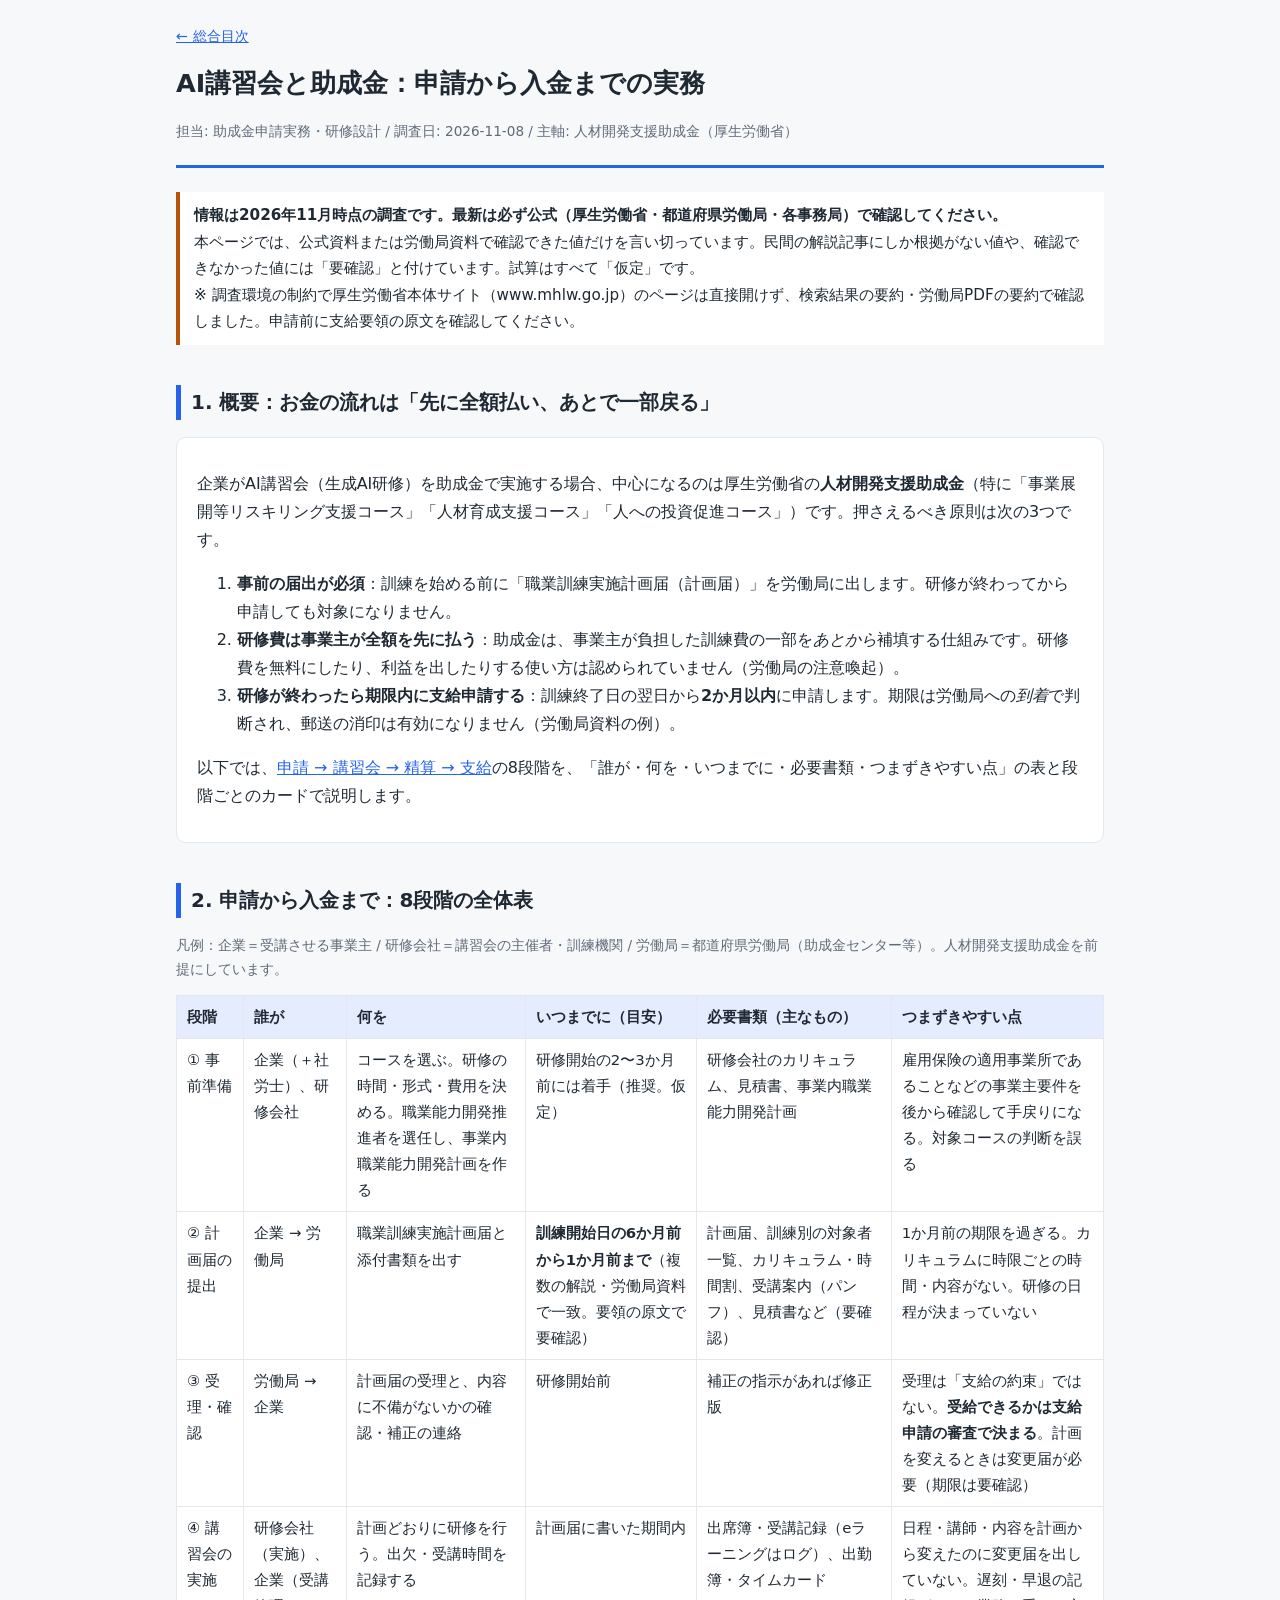
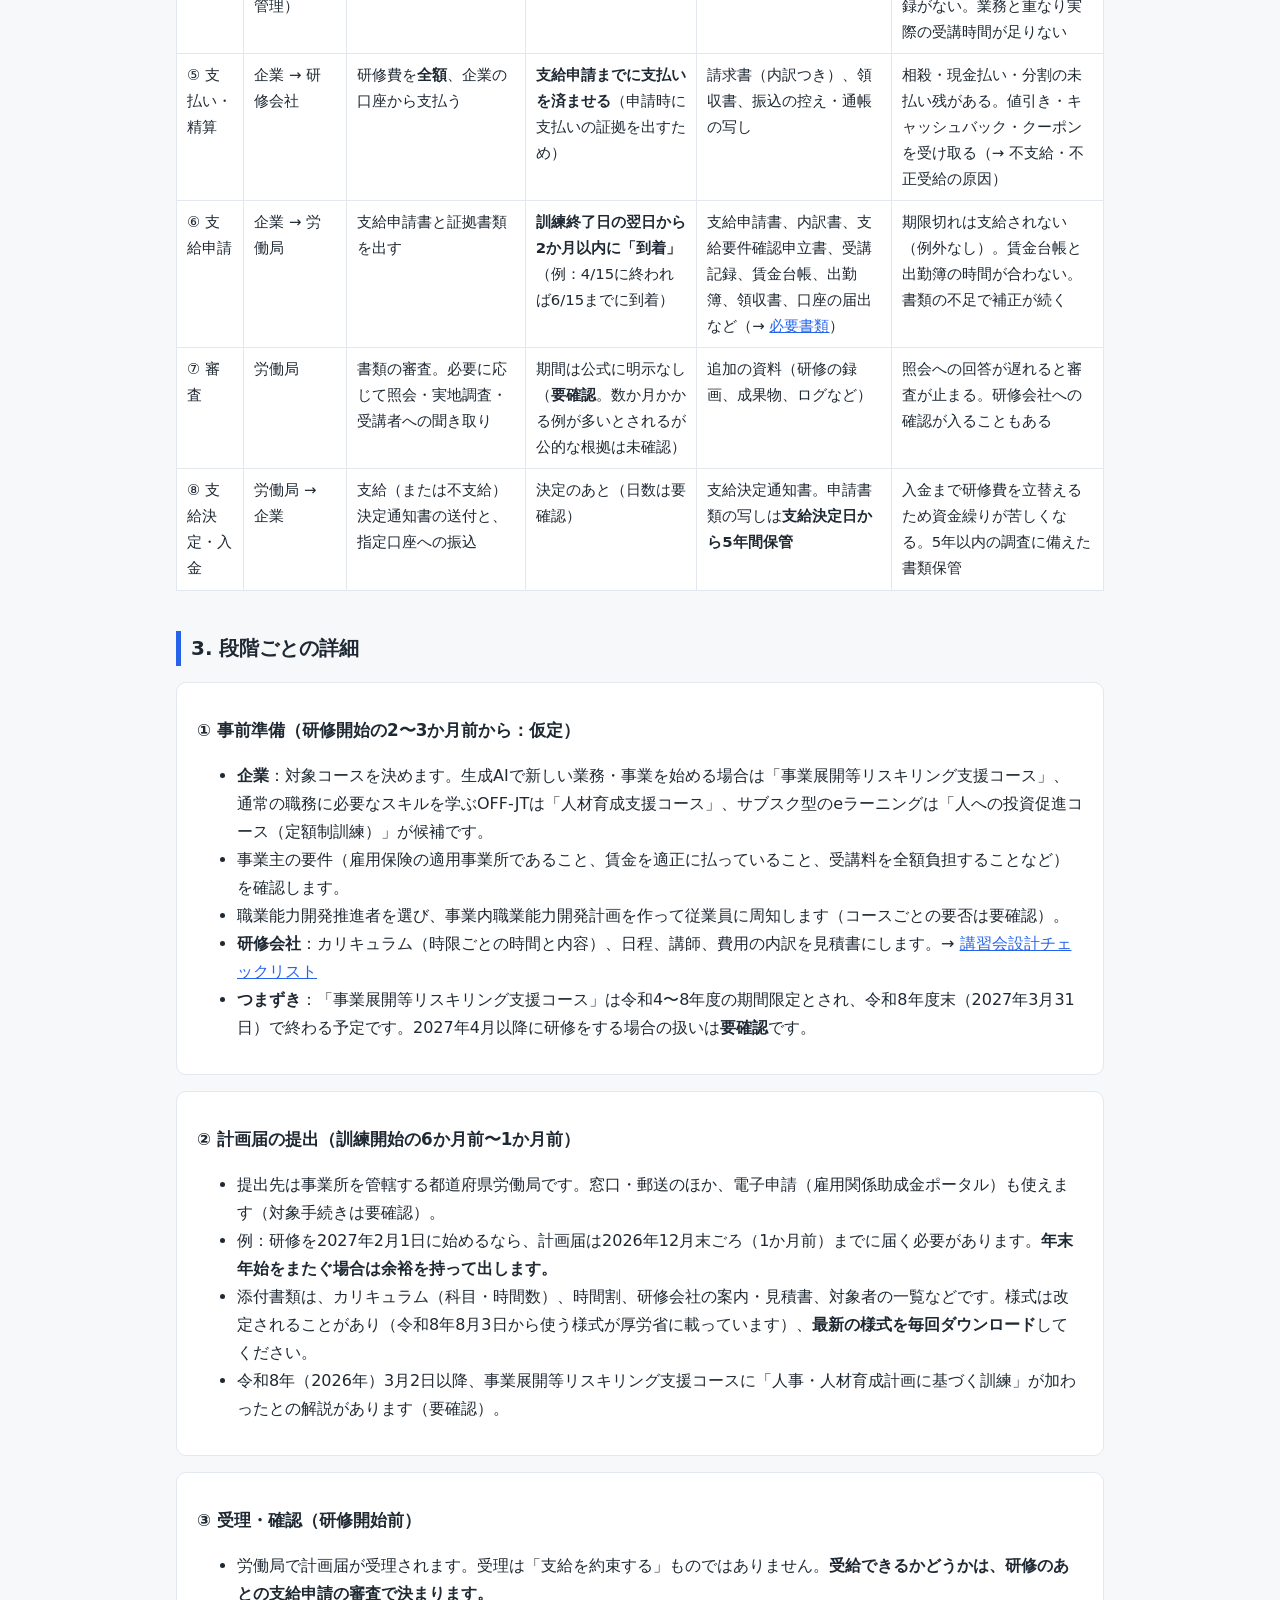
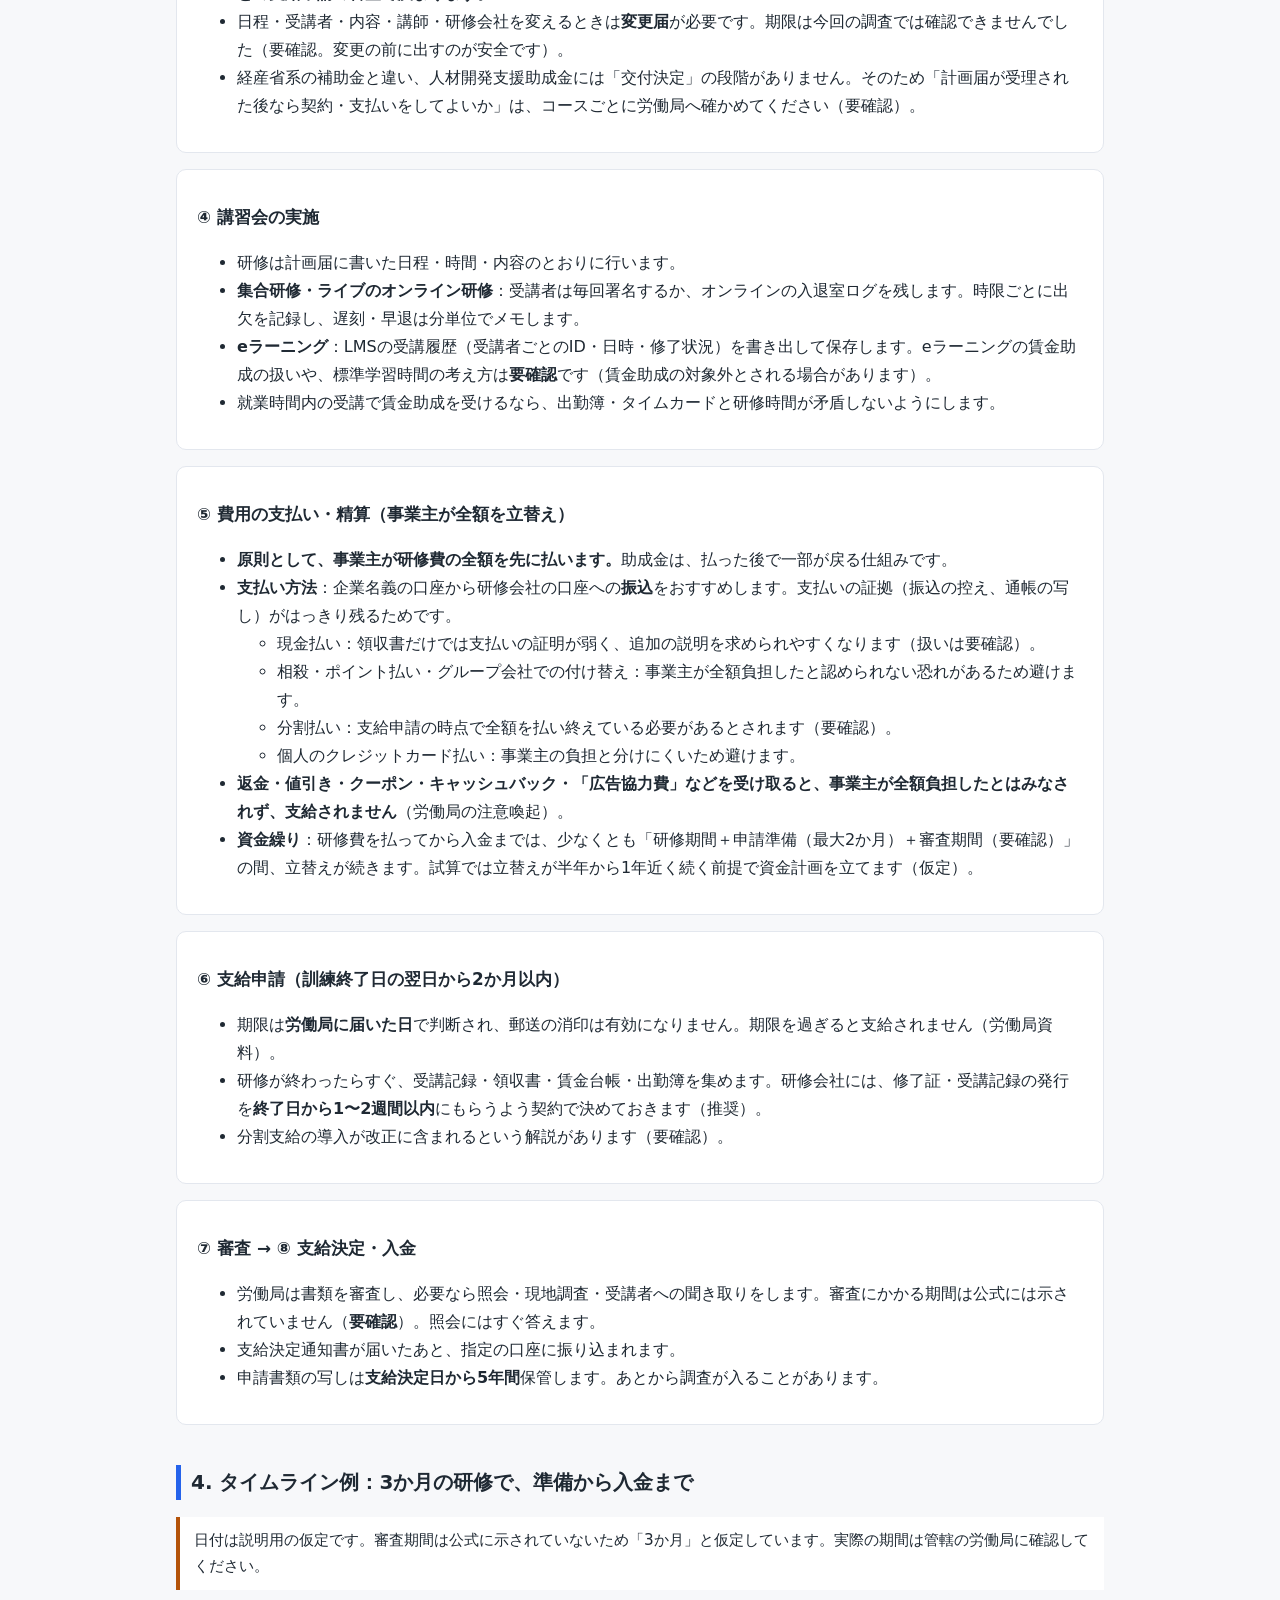
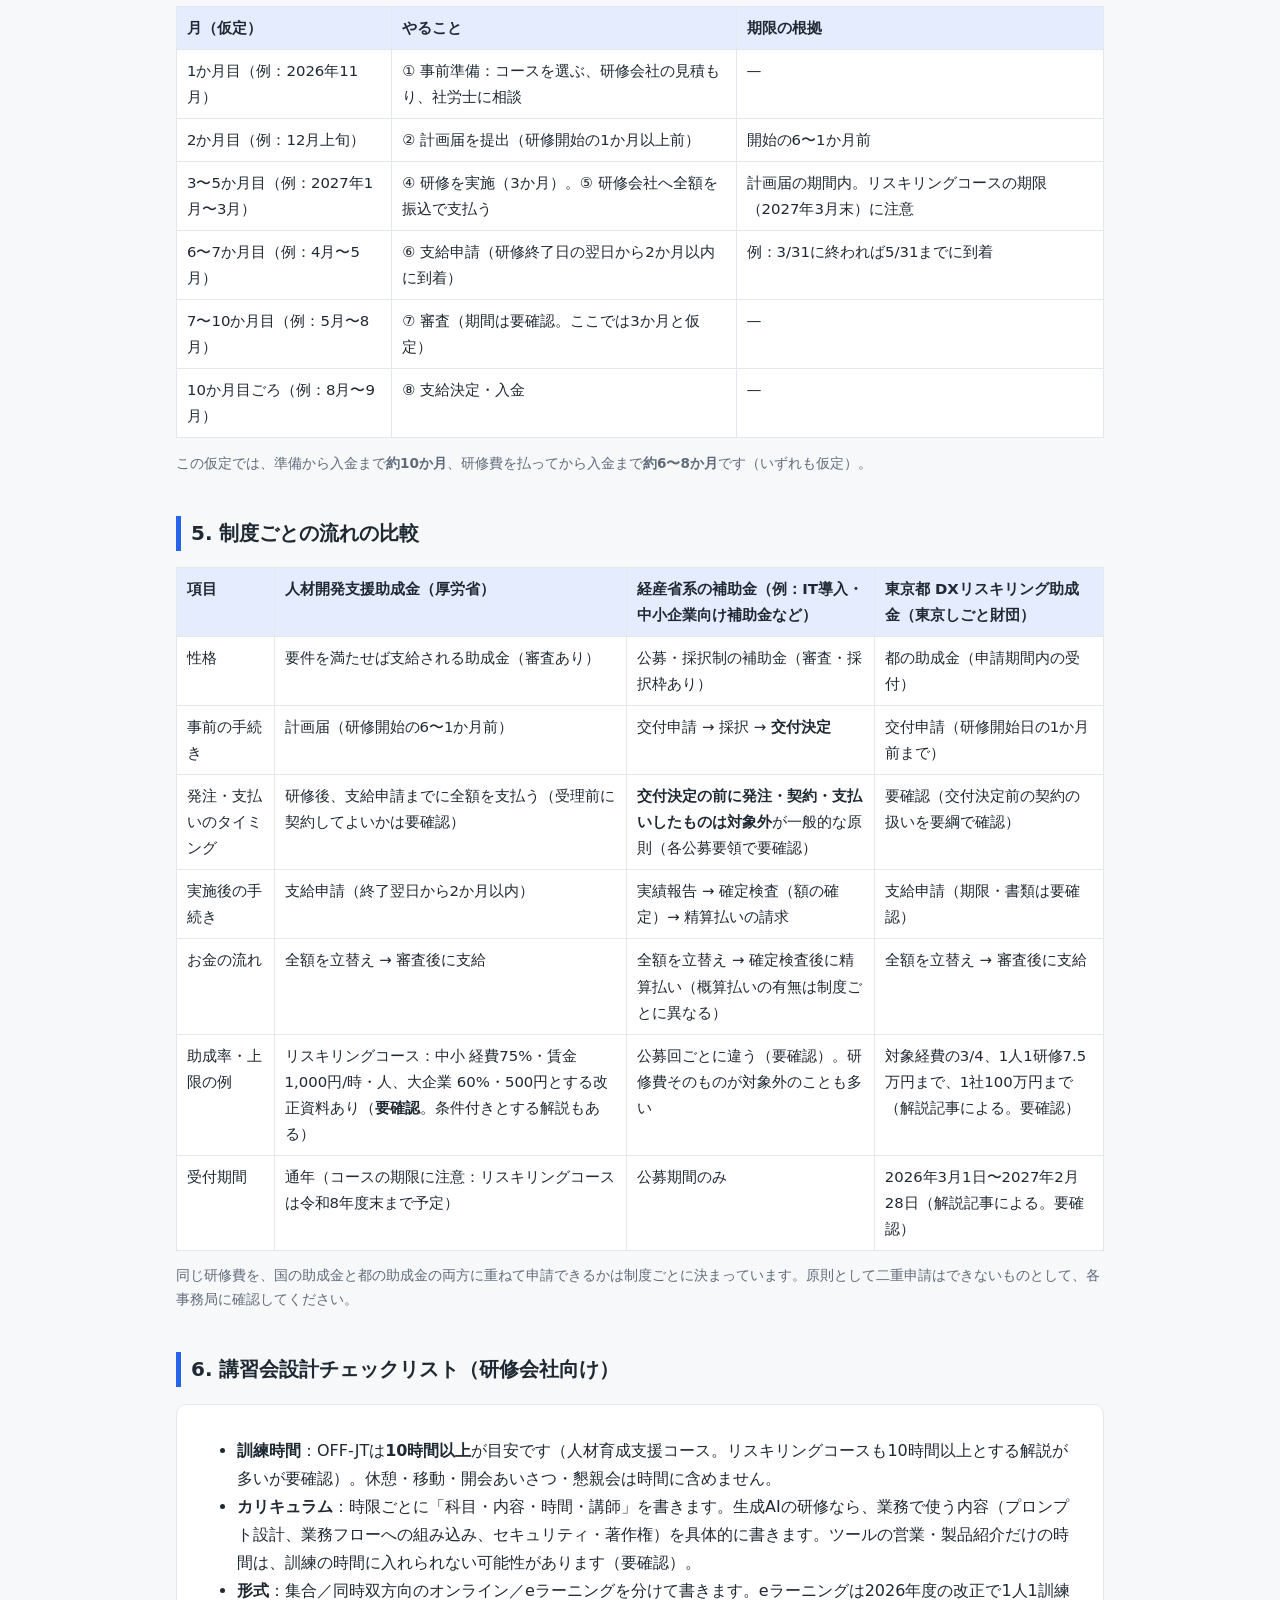
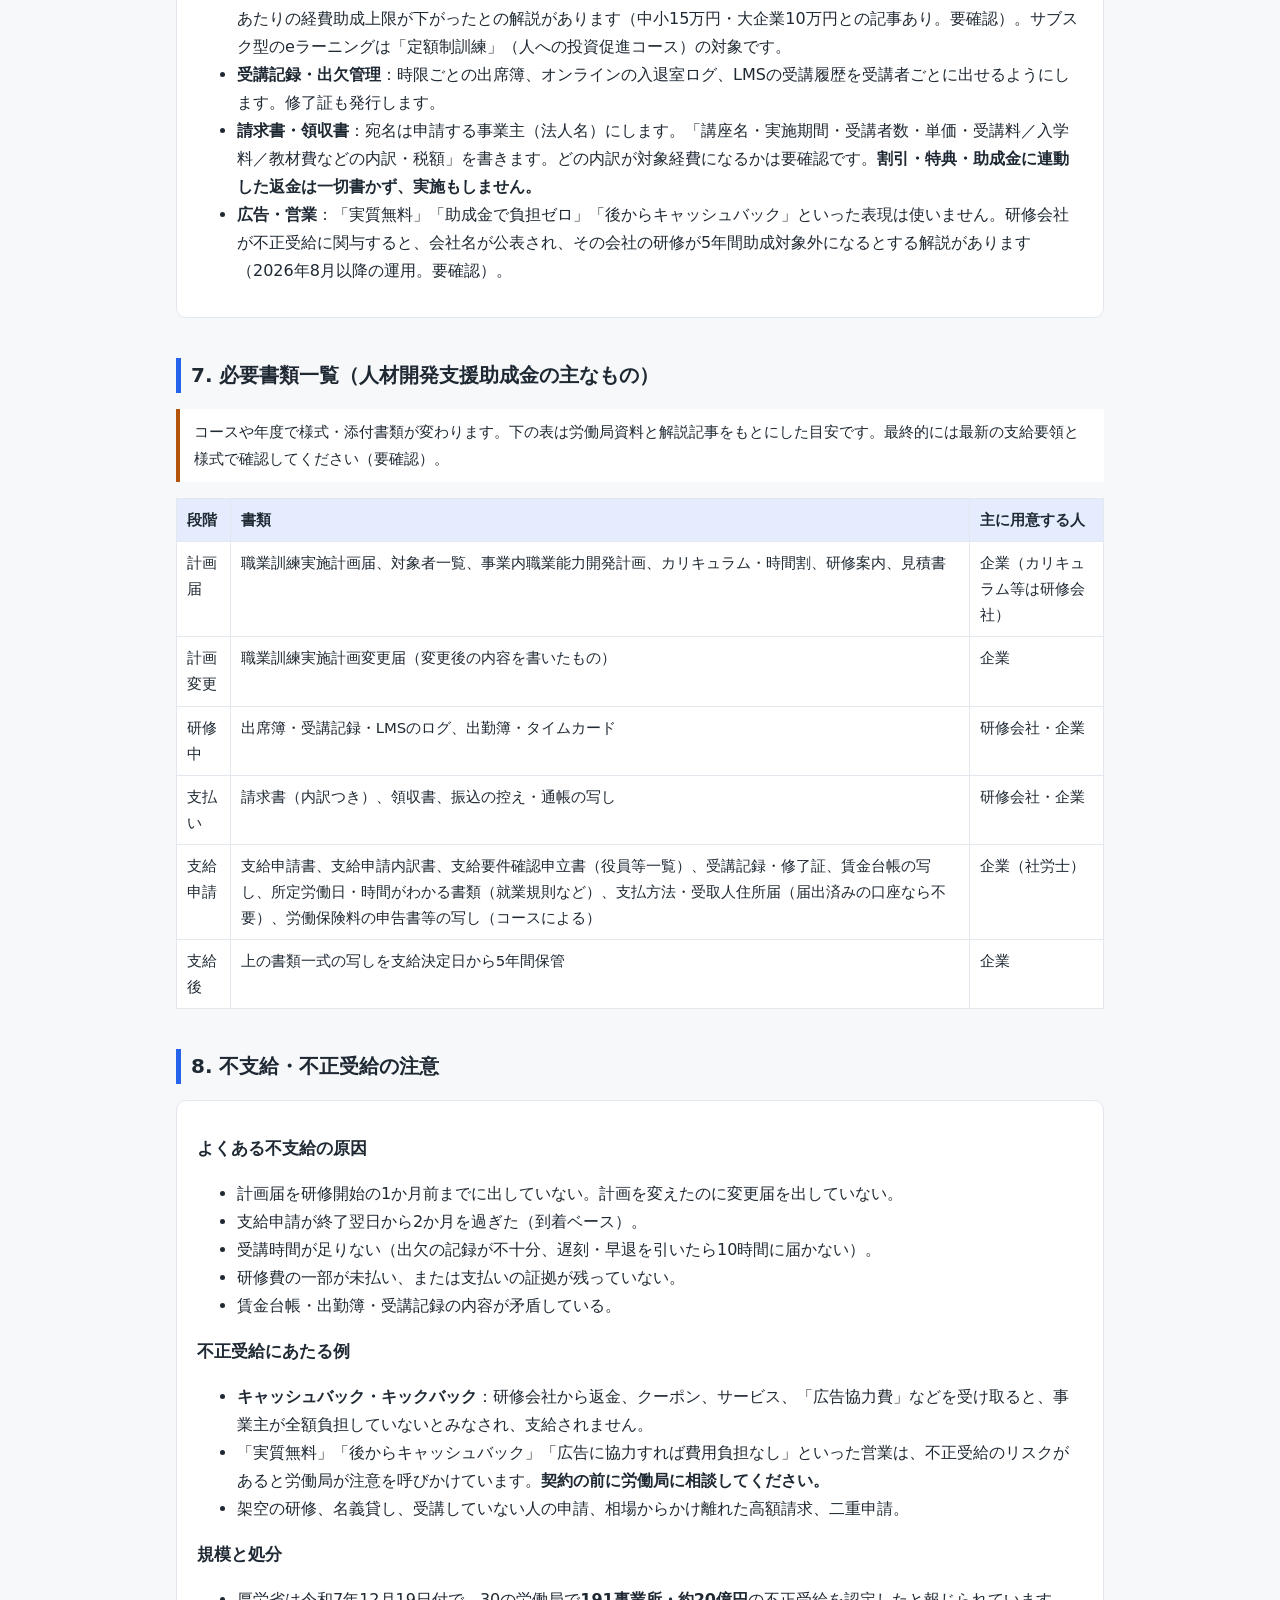
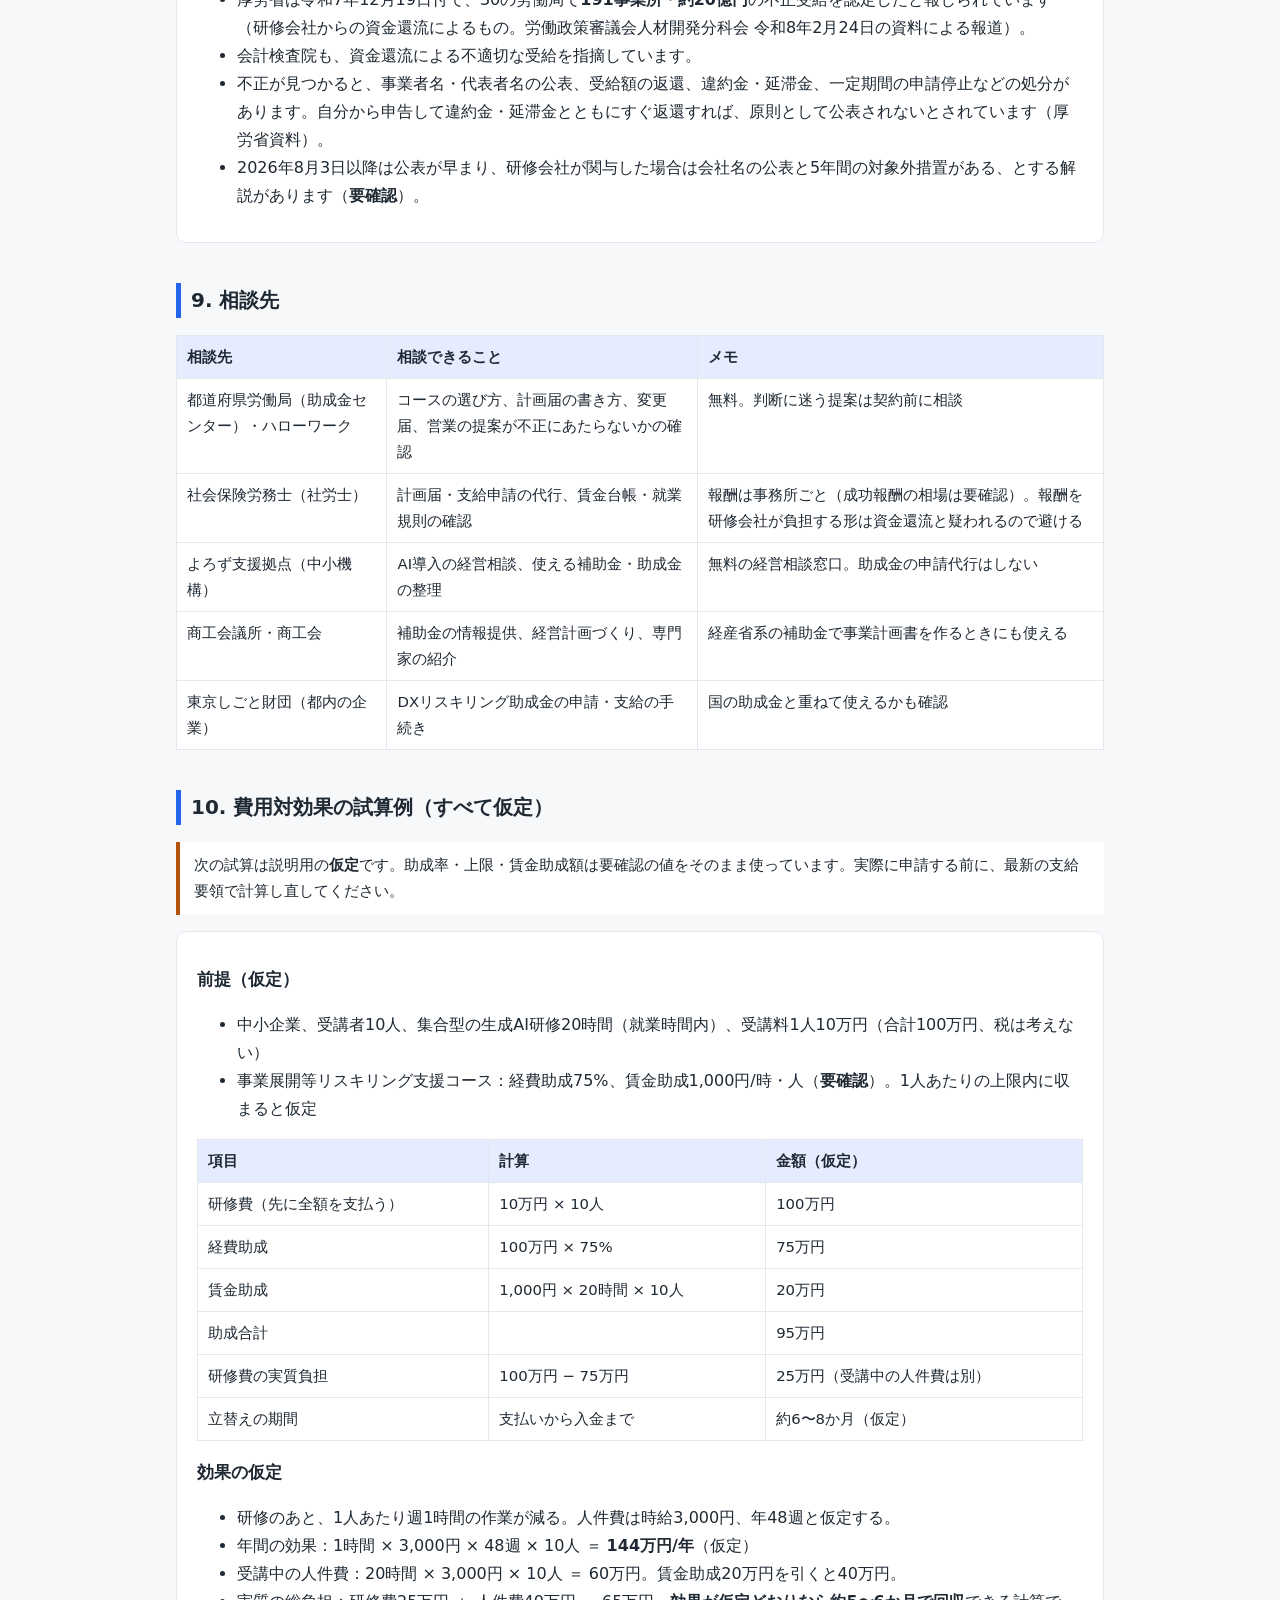
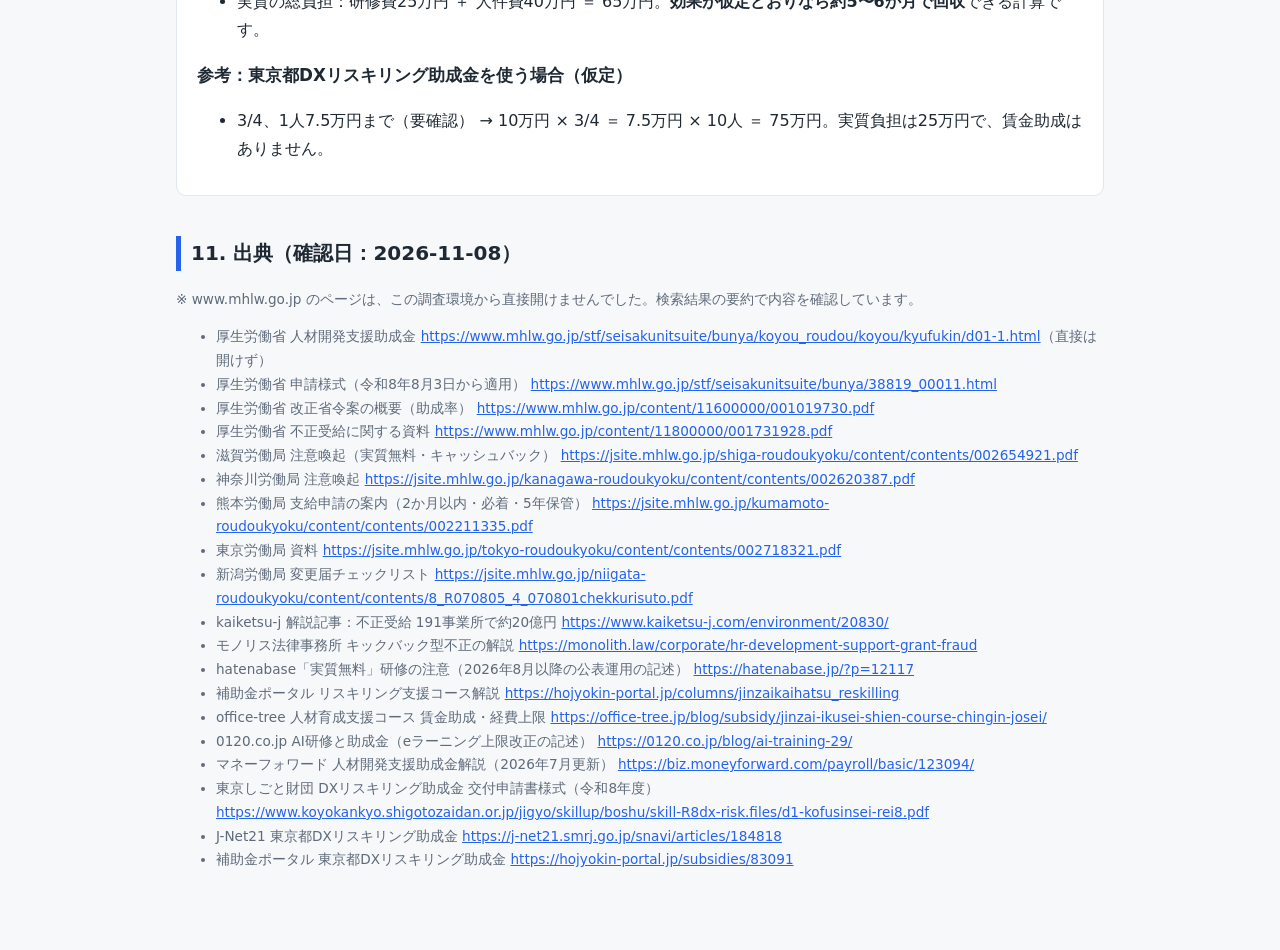
<file: ai-subsidy/05-practice.html>
<!doctype html>
<html lang="ja">
<head>
<meta charset="utf-8">
<meta name="viewport" content="width=device-width, initial-scale=1">
<title>申請から入金までの実務</title>
<link rel="stylesheet" href="style.css">
</head>
<body>
<main>
<nav class="top"><a href="index.html">← 総合目次</a></nav>

<header class="page">
<h1>AI講習会と助成金：申請から入金までの実務</h1>
<p class="meta">担当: 助成金申請実務・研修設計 / 調査日: 2026-11-08 / 主軸: 人材開発支援助成金（厚生労働省）</p>
</header>

<div class="note">
<strong>情報は2026年11月時点の調査です。最新は必ず公式（厚生労働省・都道府県労働局・各事務局）で確認してください。</strong><br>
本ページでは、公式資料または労働局資料で確認できた値だけを言い切っています。民間の解説記事にしか根拠がない値や、確認できなかった値には「要確認」と付けています。試算はすべて「仮定」です。<br>
※ 調査環境の制約で厚生労働省本体サイト（www.mhlw.go.jp）のページは直接開けず、検索結果の要約・労働局PDFの要約で確認しました。申請前に支給要領の原文を確認してください。
</div>

<h2 id="overview">1. 概要：お金の流れは「先に全額払い、あとで一部戻る」</h2>
<div class="card">
<p>企業がAI講習会（生成AI研修）を助成金で実施する場合、中心になるのは厚生労働省の<strong>人材開発支援助成金</strong>（特に「事業展開等リスキリング支援コース」「人材育成支援コース」「人への投資促進コース」）です。押さえるべき原則は次の3つです。</p>
<ol>
<li><strong>事前の届出が必須</strong>：訓練を始める前に「職業訓練実施計画届（計画届）」を労働局に出します。研修が終わってから申請しても対象になりません。</li>
<li><strong>研修費は事業主が全額を先に払う</strong>：助成金は、事業主が負担した訓練費の一部を<em>あとから</em>補填する仕組みです。研修費を無料にしたり、利益を出したりする使い方は認められていません（労働局の注意喚起）。</li>
<li><strong>研修が終わったら期限内に支給申請する</strong>：訓練終了日の翌日から<strong>2か月以内</strong>に申請します。期限は労働局への<em>到着</em>で判断され、郵送の消印は有効になりません（労働局資料の例）。</li>
</ol>
<p>以下では、<a href="#flow">申請 → 講習会 → 精算 → 支給</a>の8段階を、「誰が・何を・いつまでに・必要書類・つまずきやすい点」の表と段階ごとのカードで説明します。</p>
</div>

<h2 id="flow">2. 申請から入金まで：8段階の全体表</h2>
<p class="meta">凡例：企業＝受講させる事業主 / 研修会社＝講習会の主催者・訓練機関 / 労働局＝都道府県労働局（助成金センター等）。人材開発支援助成金を前提にしています。</p>
<div class="table-wrap">
<table>
<thead>
<tr><th>段階</th><th>誰が</th><th>何を</th><th>いつまでに（目安）</th><th>必要書類（主なもの）</th><th>つまずきやすい点</th></tr>
</thead>
<tbody>
<tr><td>① 事前準備</td><td>企業（＋社労士）、研修会社</td><td>コースを選ぶ。研修の時間・形式・費用を決める。職業能力開発推進者を選任し、事業内職業能力開発計画を作る</td><td>研修開始の2〜3か月前には着手（推奨。仮定）</td><td>研修会社のカリキュラム、見積書、事業内職業能力開発計画</td><td>雇用保険の適用事業所であることなどの事業主要件を後から確認して手戻りになる。対象コースの判断を誤る</td></tr>
<tr><td>② 計画届の提出</td><td>企業 → 労働局</td><td>職業訓練実施計画届と添付書類を出す</td><td><strong>訓練開始日の6か月前から1か月前まで</strong>（複数の解説・労働局資料で一致。要領の原文で要確認）</td><td>計画届、訓練別の対象者一覧、カリキュラム・時間割、受講案内（パンフ）、見積書など（要確認）</td><td>1か月前の期限を過ぎる。カリキュラムに時限ごとの時間・内容がない。研修の日程が決まっていない</td></tr>
<tr><td>③ 受理・確認</td><td>労働局 → 企業</td><td>計画届の受理と、内容に不備がないかの確認・補正の連絡</td><td>研修開始前</td><td>補正の指示があれば修正版</td><td>受理は「支給の約束」ではない。<strong>受給できるかは支給申請の審査で決まる</strong>。計画を変えるときは変更届が必要（期限は要確認）</td></tr>
<tr><td>④ 講習会の実施</td><td>研修会社（実施）、企業（受講管理）</td><td>計画どおりに研修を行う。出欠・受講時間を記録する</td><td>計画届に書いた期間内</td><td>出席簿・受講記録（eラーニングはログ）、出勤簿・タイムカード</td><td>日程・講師・内容を計画から変えたのに変更届を出していない。遅刻・早退の記録がない。業務と重なり実際の受講時間が足りない</td></tr>
<tr><td>⑤ 支払い・精算</td><td>企業 → 研修会社</td><td>研修費を<strong>全額</strong>、企業の口座から支払う</td><td><strong>支給申請までに支払いを済ませる</strong>（申請時に支払いの証拠を出すため）</td><td>請求書（内訳つき）、領収書、振込の控え・通帳の写し</td><td>相殺・現金払い・分割の未払い残がある。値引き・キャッシュバック・クーポンを受け取る（→ 不支給・不正受給の原因）</td></tr>
<tr><td>⑥ 支給申請</td><td>企業 → 労働局</td><td>支給申請書と証拠書類を出す</td><td><strong>訓練終了日の翌日から2か月以内に「到着」</strong>（例：4/15に終われば6/15までに到着）</td><td>支給申請書、内訳書、支給要件確認申立書、受講記録、賃金台帳、出勤簿、領収書、口座の届出など（→ <a href="#docs">必要書類</a>）</td><td>期限切れは支給されない（例外なし）。賃金台帳と出勤簿の時間が合わない。書類の不足で補正が続く</td></tr>
<tr><td>⑦ 審査</td><td>労働局</td><td>書類の審査。必要に応じて照会・実地調査・受講者への聞き取り</td><td>期間は公式に明示なし（<strong>要確認</strong>。数か月かかる例が多いとされるが公的な根拠は未確認）</td><td>追加の資料（研修の録画、成果物、ログなど）</td><td>照会への回答が遅れると審査が止まる。研修会社への確認が入ることもある</td></tr>
<tr><td>⑧ 支給決定・入金</td><td>労働局 → 企業</td><td>支給（または不支給）決定通知書の送付と、指定口座への振込</td><td>決定のあと（日数は要確認）</td><td>支給決定通知書。申請書類の写しは<strong>支給決定日から5年間保管</strong></td><td>入金まで研修費を立替えるため資金繰りが苦しくなる。5年以内の調査に備えた書類保管</td></tr>
</tbody>
</table>
</div>

<h2 id="steps">3. 段階ごとの詳細</h2>

<div class="card">
<h3>① 事前準備（研修開始の2〜3か月前から：仮定）</h3>
<ul>
<li><strong>企業</strong>：対象コースを決めます。生成AIで新しい業務・事業を始める場合は「事業展開等リスキリング支援コース」、通常の職務に必要なスキルを学ぶOFF-JTは「人材育成支援コース」、サブスク型のeラーニングは「人への投資促進コース（定額制訓練）」が候補です。</li>
<li>事業主の要件（雇用保険の適用事業所であること、賃金を適正に払っていること、受講料を全額負担することなど）を確認します。</li>
<li>職業能力開発推進者を選び、事業内職業能力開発計画を作って従業員に周知します（コースごとの要否は要確認）。</li>
<li><strong>研修会社</strong>：カリキュラム（時限ごとの時間と内容）、日程、講師、費用の内訳を見積書にします。→ <a href="#design">講習会設計チェックリスト</a></li>
<li><strong>つまずき</strong>：「事業展開等リスキリング支援コース」は令和4〜8年度の期間限定とされ、令和8年度末（2027年3月31日）で終わる予定です。2027年4月以降に研修をする場合の扱いは<strong>要確認</strong>です。</li>
</ul>
</div>

<div class="card">
<h3>② 計画届の提出（訓練開始の6か月前〜1か月前）</h3>
<ul>
<li>提出先は事業所を管轄する都道府県労働局です。窓口・郵送のほか、電子申請（雇用関係助成金ポータル）も使えます（対象手続きは要確認）。</li>
<li>例：研修を2027年2月1日に始めるなら、計画届は2026年12月末ごろ（1か月前）までに届く必要があります。<strong>年末年始をまたぐ場合は余裕を持って出します。</strong></li>
<li>添付書類は、カリキュラム（科目・時間数）、時間割、研修会社の案内・見積書、対象者の一覧などです。様式は改定されることがあり（令和8年8月3日から使う様式が厚労省に載っています）、<strong>最新の様式を毎回ダウンロード</strong>してください。</li>
<li>令和8年（2026年）3月2日以降、事業展開等リスキリング支援コースに「人事・人材育成計画に基づく訓練」が加わったとの解説があります（要確認）。</li>
</ul>
</div>

<div class="card">
<h3>③ 受理・確認（研修開始前）</h3>
<ul>
<li>労働局で計画届が受理されます。受理は「支給を約束する」ものではありません。<strong>受給できるかどうかは、研修のあとの支給申請の審査で決まります。</strong></li>
<li>日程・受講者・内容・講師・研修会社を変えるときは<strong>変更届</strong>が必要です。期限は今回の調査では確認できませんでした（要確認。変更の前に出すのが安全です）。</li>
<li>経産省系の補助金と違い、人材開発支援助成金には「交付決定」の段階がありません。そのため「計画届が受理された後なら契約・支払いをしてよいか」は、コースごとに労働局へ確かめてください（要確認）。</li>
</ul>
</div>

<div class="card">
<h3>④ 講習会の実施</h3>
<ul>
<li>研修は計画届に書いた日程・時間・内容のとおりに行います。</li>
<li><strong>集合研修・ライブのオンライン研修</strong>：受講者は毎回署名するか、オンラインの入退室ログを残します。時限ごとに出欠を記録し、遅刻・早退は分単位でメモします。</li>
<li><strong>eラーニング</strong>：LMSの受講履歴（受講者ごとのID・日時・修了状況）を書き出して保存します。eラーニングの賃金助成の扱いや、標準学習時間の考え方は<strong>要確認</strong>です（賃金助成の対象外とされる場合があります）。</li>
<li>就業時間内の受講で賃金助成を受けるなら、出勤簿・タイムカードと研修時間が矛盾しないようにします。</li>
</ul>
</div>

<div class="card">
<h3>⑤ 費用の支払い・精算（事業主が全額を立替え）</h3>
<ul>
<li><strong>原則として、事業主が研修費の全額を先に払います。</strong>助成金は、払った後で一部が戻る仕組みです。</li>
<li><strong>支払い方法</strong>：企業名義の口座から研修会社の口座への<strong>振込</strong>をおすすめします。支払いの証拠（振込の控え、通帳の写し）がはっきり残るためです。
<ul>
<li>現金払い：領収書だけでは支払いの証明が弱く、追加の説明を求められやすくなります（扱いは要確認）。</li>
<li>相殺・ポイント払い・グループ会社での付け替え：事業主が全額負担したと認められない恐れがあるため避けます。</li>
<li>分割払い：支給申請の時点で全額を払い終えている必要があるとされます（要確認）。</li>
<li>個人のクレジットカード払い：事業主の負担と分けにくいため避けます。</li>
</ul></li>
<li><strong>返金・値引き・クーポン・キャッシュバック・「広告協力費」などを受け取ると、事業主が全額負担したとはみなされず、支給されません</strong>（労働局の注意喚起）。</li>
<li><strong>資金繰り</strong>：研修費を払ってから入金までは、少なくとも「研修期間＋申請準備（最大2か月）＋審査期間（要確認）」の間、立替えが続きます。試算では立替えが半年から1年近く続く前提で資金計画を立てます（仮定）。</li>
</ul>
</div>

<div class="card">
<h3>⑥ 支給申請（訓練終了日の翌日から2か月以内）</h3>
<ul>
<li>期限は<strong>労働局に届いた日</strong>で判断され、郵送の消印は有効になりません。期限を過ぎると支給されません（労働局資料）。</li>
<li>研修が終わったらすぐ、受講記録・領収書・賃金台帳・出勤簿を集めます。研修会社には、修了証・受講記録の発行を<strong>終了日から1〜2週間以内</strong>にもらうよう契約で決めておきます（推奨）。</li>
<li>分割支給の導入が改正に含まれるという解説があります（要確認）。</li>
</ul>
</div>

<div class="card">
<h3>⑦ 審査 → ⑧ 支給決定・入金</h3>
<ul>
<li>労働局は書類を審査し、必要なら照会・現地調査・受講者への聞き取りをします。審査にかかる期間は公式には示されていません（<strong>要確認</strong>）。照会にはすぐ答えます。</li>
<li>支給決定通知書が届いたあと、指定の口座に振り込まれます。</li>
<li>申請書類の写しは<strong>支給決定日から5年間</strong>保管します。あとから調査が入ることがあります。</li>
</ul>
</div>

<h2 id="timeline">4. タイムライン例：3か月の研修で、準備から入金まで</h2>
<div class="note">日付は説明用の仮定です。審査期間は公式に示されていないため「3か月」と仮定しています。実際の期間は管轄の労働局に確認してください。</div>
<div class="table-wrap">
<table>
<thead><tr><th>月（仮定）</th><th>やること</th><th>期限の根拠</th></tr></thead>
<tbody>
<tr><td>1か月目（例：2026年11月）</td><td>① 事前準備：コースを選ぶ、研修会社の見積もり、社労士に相談</td><td>—</td></tr>
<tr><td>2か月目（例：12月上旬）</td><td>② 計画届を提出（研修開始の1か月以上前）</td><td>開始の6〜1か月前</td></tr>
<tr><td>3〜5か月目（例：2027年1月〜3月）</td><td>④ 研修を実施（3か月）。⑤ 研修会社へ全額を振込で支払う</td><td>計画届の期間内。リスキリングコースの期限（2027年3月末）に注意</td></tr>
<tr><td>6〜7か月目（例：4月〜5月）</td><td>⑥ 支給申請（研修終了日の翌日から2か月以内に到着）</td><td>例：3/31に終われば5/31までに到着</td></tr>
<tr><td>7〜10か月目（例：5月〜8月）</td><td>⑦ 審査（期間は要確認。ここでは3か月と仮定）</td><td>—</td></tr>
<tr><td>10か月目ごろ（例：8月〜9月）</td><td>⑧ 支給決定・入金</td><td>—</td></tr>
</tbody>
</table>
</div>
<p class="meta">この仮定では、準備から入金まで<strong>約10か月</strong>、研修費を払ってから入金まで<strong>約6〜8か月</strong>です（いずれも仮定）。</p>

<h2 id="compare">5. 制度ごとの流れの比較</h2>
<div class="table-wrap">
<table>
<thead><tr><th>項目</th><th>人材開発支援助成金（厚労省）</th><th>経産省系の補助金（例：IT導入・中小企業向け補助金など）</th><th>東京都 DXリスキリング助成金（東京しごと財団）</th></tr></thead>
<tbody>
<tr><td>性格</td><td>要件を満たせば支給される助成金（審査あり）</td><td>公募・採択制の補助金（審査・採択枠あり）</td><td>都の助成金（申請期間内の受付）</td></tr>
<tr><td>事前の手続き</td><td>計画届（研修開始の6〜1か月前）</td><td>交付申請 → 採択 → <strong>交付決定</strong></td><td>交付申請（研修開始日の1か月前まで）</td></tr>
<tr><td>発注・支払いのタイミング</td><td>研修後、支給申請までに全額を支払う（受理前に契約してよいかは要確認）</td><td><strong>交付決定の前に発注・契約・支払いしたものは対象外</strong>が一般的な原則（各公募要領で要確認）</td><td>要確認（交付決定前の契約の扱いを要綱で確認）</td></tr>
<tr><td>実施後の手続き</td><td>支給申請（終了翌日から2か月以内）</td><td>実績報告 → 確定検査（額の確定）→ 精算払いの請求</td><td>支給申請（期限・書類は要確認）</td></tr>
<tr><td>お金の流れ</td><td>全額を立替え → 審査後に支給</td><td>全額を立替え → 確定検査後に精算払い（概算払いの有無は制度ごとに異なる）</td><td>全額を立替え → 審査後に支給</td></tr>
<tr><td>助成率・上限の例</td><td>リスキリングコース：中小 経費75%・賃金1,000円/時・人、大企業 60%・500円とする改正資料あり（<strong>要確認</strong>。条件付きとする解説もある）</td><td>公募回ごとに違う（要確認）。研修費そのものが対象外のことも多い</td><td>対象経費の3/4、1人1研修7.5万円まで、1社100万円まで（解説記事による。要確認）</td></tr>
<tr><td>受付期間</td><td>通年（コースの期限に注意：リスキリングコースは令和8年度末まで予定）</td><td>公募期間のみ</td><td>2026年3月1日〜2027年2月28日（解説記事による。要確認）</td></tr>
</tbody>
</table>
</div>
<p class="meta">同じ研修費を、国の助成金と都の助成金の両方に重ねて申請できるかは制度ごとに決まっています。原則として二重申請はできないものとして、各事務局に確認してください。</p>

<h2 id="design">6. 講習会設計チェックリスト（研修会社向け）</h2>
<div class="card">
<ul>
<li><strong>訓練時間</strong>：OFF-JTは<strong>10時間以上</strong>が目安です（人材育成支援コース。リスキリングコースも10時間以上とする解説が多いが要確認）。休憩・移動・開会あいさつ・懇親会は時間に含めません。</li>
<li><strong>カリキュラム</strong>：時限ごとに「科目・内容・時間・講師」を書きます。生成AIの研修なら、業務で使う内容（プロンプト設計、業務フローへの組み込み、セキュリティ・著作権）を具体的に書きます。ツールの営業・製品紹介だけの時間は、訓練の時間に入れられない可能性があります（要確認）。</li>
<li><strong>形式</strong>：集合／同時双方向のオンライン／eラーニングを分けて書きます。eラーニングは2026年度の改正で1人1訓練あたりの経費助成上限が下がったとの解説があります（中小15万円・大企業10万円との記事あり。要確認）。サブスク型のeラーニングは「定額制訓練」（人への投資促進コース）の対象です。</li>
<li><strong>受講記録・出欠管理</strong>：時限ごとの出席簿、オンラインの入退室ログ、LMSの受講履歴を受講者ごとに出せるようにします。修了証も発行します。</li>
<li><strong>請求書・領収書</strong>：宛名は申請する事業主（法人名）にします。「講座名・実施期間・受講者数・単価・受講料／入学料／教材費などの内訳・税額」を書きます。どの内訳が対象経費になるかは要確認です。<strong>割引・特典・助成金に連動した返金は一切書かず、実施もしません。</strong></li>
<li><strong>広告・営業</strong>：「実質無料」「助成金で負担ゼロ」「後からキャッシュバック」といった表現は使いません。研修会社が不正受給に関与すると、会社名が公表され、その会社の研修が5年間助成対象外になるとする解説があります（2026年8月以降の運用。要確認）。</li>
</ul>
</div>

<h2 id="docs">7. 必要書類一覧（人材開発支援助成金の主なもの）</h2>
<div class="note">コースや年度で様式・添付書類が変わります。下の表は労働局資料と解説記事をもとにした目安です。最終的には最新の支給要領と様式で確認してください（要確認）。</div>
<div class="table-wrap">
<table>
<thead><tr><th>段階</th><th>書類</th><th>主に用意する人</th></tr></thead>
<tbody>
<tr><td>計画届</td><td>職業訓練実施計画届、対象者一覧、事業内職業能力開発計画、カリキュラム・時間割、研修案内、見積書</td><td>企業（カリキュラム等は研修会社）</td></tr>
<tr><td>計画変更</td><td>職業訓練実施計画変更届（変更後の内容を書いたもの）</td><td>企業</td></tr>
<tr><td>研修中</td><td>出席簿・受講記録・LMSのログ、出勤簿・タイムカード</td><td>研修会社・企業</td></tr>
<tr><td>支払い</td><td>請求書（内訳つき）、領収書、振込の控え・通帳の写し</td><td>研修会社・企業</td></tr>
<tr><td>支給申請</td><td>支給申請書、支給申請内訳書、支給要件確認申立書（役員等一覧）、受講記録・修了証、賃金台帳の写し、所定労働日・時間がわかる書類（就業規則など）、支払方法・受取人住所届（届出済みの口座なら不要）、労働保険料の申告書等の写し（コースによる）</td><td>企業（社労士）</td></tr>
<tr><td>支給後</td><td>上の書類一式の写しを支給決定日から5年間保管</td><td>企業</td></tr>
</tbody>
</table>
</div>

<h2 id="fraud">8. 不支給・不正受給の注意</h2>
<div class="card">
<h3>よくある不支給の原因</h3>
<ul>
<li>計画届を研修開始の1か月前までに出していない。計画を変えたのに変更届を出していない。</li>
<li>支給申請が終了翌日から2か月を過ぎた（到着ベース）。</li>
<li>受講時間が足りない（出欠の記録が不十分、遅刻・早退を引いたら10時間に届かない）。</li>
<li>研修費の一部が未払い、または支払いの証拠が残っていない。</li>
<li>賃金台帳・出勤簿・受講記録の内容が矛盾している。</li>
</ul>
<h3>不正受給にあたる例</h3>
<ul>
<li><strong>キャッシュバック・キックバック</strong>：研修会社から返金、クーポン、サービス、「広告協力費」などを受け取ると、事業主が全額負担していないとみなされ、支給されません。</li>
<li>「実質無料」「後からキャッシュバック」「広告に協力すれば費用負担なし」といった営業は、不正受給のリスクがあると労働局が注意を呼びかけています。<strong>契約の前に労働局に相談してください。</strong></li>
<li>架空の研修、名義貸し、受講していない人の申請、相場からかけ離れた高額請求、二重申請。</li>
</ul>
<h3>規模と処分</h3>
<ul>
<li>厚労省は令和7年12月19日付で、30の労働局で<strong>191事業所・約20億円</strong>の不正受給を認定したと報じられています（研修会社からの資金還流によるもの。労働政策審議会人材開発分科会 令和8年2月24日の資料による報道）。</li>
<li>会計検査院も、資金還流による不適切な受給を指摘しています。</li>
<li>不正が見つかると、事業者名・代表者名の公表、受給額の返還、違約金・延滞金、一定期間の申請停止などの処分があります。自分から申告して違約金・延滞金とともにすぐ返還すれば、原則として公表されないとされています（厚労省資料）。</li>
<li>2026年8月3日以降は公表が早まり、研修会社が関与した場合は会社名の公表と5年間の対象外措置がある、とする解説があります（<strong>要確認</strong>）。</li>
</ul>
</div>

<h2 id="consult">9. 相談先</h2>
<div class="table-wrap">
<table>
<thead><tr><th>相談先</th><th>相談できること</th><th>メモ</th></tr></thead>
<tbody>
<tr><td>都道府県労働局（助成金センター）・ハローワーク</td><td>コースの選び方、計画届の書き方、変更届、営業の提案が不正にあたらないかの確認</td><td>無料。判断に迷う提案は契約前に相談</td></tr>
<tr><td>社会保険労務士（社労士）</td><td>計画届・支給申請の代行、賃金台帳・就業規則の確認</td><td>報酬は事務所ごと（成功報酬の相場は要確認）。報酬を研修会社が負担する形は資金還流と疑われるので避ける</td></tr>
<tr><td>よろず支援拠点（中小機構）</td><td>AI導入の経営相談、使える補助金・助成金の整理</td><td>無料の経営相談窓口。助成金の申請代行はしない</td></tr>
<tr><td>商工会議所・商工会</td><td>補助金の情報提供、経営計画づくり、専門家の紹介</td><td>経産省系の補助金で事業計画書を作るときにも使える</td></tr>
<tr><td>東京しごと財団（都内の企業）</td><td>DXリスキリング助成金の申請・支給の手続き</td><td>国の助成金と重ねて使えるかも確認</td></tr>
</tbody>
</table>
</div>

<h2 id="model">10. 費用対効果の試算例（すべて仮定）</h2>
<div class="note">次の試算は説明用の<strong>仮定</strong>です。助成率・上限・賃金助成額は要確認の値をそのまま使っています。実際に申請する前に、最新の支給要領で計算し直してください。</div>
<div class="card">
<h3>前提（仮定）</h3>
<ul>
<li>中小企業、受講者10人、集合型の生成AI研修20時間（就業時間内）、受講料1人10万円（合計100万円、税は考えない）</li>
<li>事業展開等リスキリング支援コース：経費助成75%、賃金助成1,000円/時・人（<strong>要確認</strong>）。1人あたりの上限内に収まると仮定</li>
</ul>
<div class="table-wrap">
<table>
<thead><tr><th>項目</th><th>計算</th><th>金額（仮定）</th></tr></thead>
<tbody>
<tr><td>研修費（先に全額を支払う）</td><td>10万円 × 10人</td><td>100万円</td></tr>
<tr><td>経費助成</td><td>100万円 × 75%</td><td>75万円</td></tr>
<tr><td>賃金助成</td><td>1,000円 × 20時間 × 10人</td><td>20万円</td></tr>
<tr><td>助成合計</td><td></td><td>95万円</td></tr>
<tr><td>研修費の実質負担</td><td>100万円 − 75万円</td><td>25万円（受講中の人件費は別）</td></tr>
<tr><td>立替えの期間</td><td>支払いから入金まで</td><td>約6〜8か月（仮定）</td></tr>
</tbody>
</table>
</div>
<h3>効果の仮定</h3>
<ul>
<li>研修のあと、1人あたり週1時間の作業が減る。人件費は時給3,000円、年48週と仮定する。</li>
<li>年間の効果：1時間 × 3,000円 × 48週 × 10人 ＝ <strong>144万円/年</strong>（仮定）</li>
<li>受講中の人件費：20時間 × 3,000円 × 10人 ＝ 60万円。賃金助成20万円を引くと40万円。</li>
<li>実質の総負担：研修費25万円 ＋ 人件費40万円 ＝ 65万円。<strong>効果が仮定どおりなら約5〜6か月で回収</strong>できる計算です。</li>
</ul>
<h3>参考：東京都DXリスキリング助成金を使う場合（仮定）</h3>
<ul>
<li>3/4、1人7.5万円まで（要確認） → 10万円 × 3/4 ＝ 7.5万円 × 10人 ＝ 75万円。実質負担は25万円で、賃金助成はありません。</li>
</ul>
</div>

<h2 id="sources">11. 出典（確認日：2026-11-08）</h2>
<div class="sources">
<p>※ www.mhlw.go.jp のページは、この調査環境から直接開けませんでした。検索結果の要約で内容を確認しています。</p>
<ul>
<li>厚生労働省 人材開発支援助成金 <a href="https://www.mhlw.go.jp/stf/seisakunitsuite/bunya/koyou_roudou/koyou/kyufukin/d01-1.html">https://www.mhlw.go.jp/stf/seisakunitsuite/bunya/koyou_roudou/koyou/kyufukin/d01-1.html</a>（直接は開けず）</li>
<li>厚生労働省 申請様式（令和8年8月3日から適用） <a href="https://www.mhlw.go.jp/stf/seisakunitsuite/bunya/38819_00011.html">https://www.mhlw.go.jp/stf/seisakunitsuite/bunya/38819_00011.html</a></li>
<li>厚生労働省 改正省令案の概要（助成率） <a href="https://www.mhlw.go.jp/content/11600000/001019730.pdf">https://www.mhlw.go.jp/content/11600000/001019730.pdf</a></li>
<li>厚生労働省 不正受給に関する資料 <a href="https://www.mhlw.go.jp/content/11800000/001731928.pdf">https://www.mhlw.go.jp/content/11800000/001731928.pdf</a></li>
<li>滋賀労働局 注意喚起（実質無料・キャッシュバック） <a href="https://jsite.mhlw.go.jp/shiga-roudoukyoku/content/contents/002654921.pdf">https://jsite.mhlw.go.jp/shiga-roudoukyoku/content/contents/002654921.pdf</a></li>
<li>神奈川労働局 注意喚起 <a href="https://jsite.mhlw.go.jp/kanagawa-roudoukyoku/content/contents/002620387.pdf">https://jsite.mhlw.go.jp/kanagawa-roudoukyoku/content/contents/002620387.pdf</a></li>
<li>熊本労働局 支給申請の案内（2か月以内・必着・5年保管） <a href="https://jsite.mhlw.go.jp/kumamoto-roudoukyoku/content/contents/002211335.pdf">https://jsite.mhlw.go.jp/kumamoto-roudoukyoku/content/contents/002211335.pdf</a></li>
<li>東京労働局 資料 <a href="https://jsite.mhlw.go.jp/tokyo-roudoukyoku/content/contents/002718321.pdf">https://jsite.mhlw.go.jp/tokyo-roudoukyoku/content/contents/002718321.pdf</a></li>
<li>新潟労働局 変更届チェックリスト <a href="https://jsite.mhlw.go.jp/niigata-roudoukyoku/content/contents/8_R070805_4_070801chekkurisuto.pdf">https://jsite.mhlw.go.jp/niigata-roudoukyoku/content/contents/8_R070805_4_070801chekkurisuto.pdf</a></li>
<li>kaiketsu-j 解説記事：不正受給 191事業所で約20億円 <a href="https://www.kaiketsu-j.com/environment/20830/">https://www.kaiketsu-j.com/environment/20830/</a></li>
<li>モノリス法律事務所 キックバック型不正の解説 <a href="https://monolith.law/corporate/hr-development-support-grant-fraud">https://monolith.law/corporate/hr-development-support-grant-fraud</a></li>
<li>hatenabase「実質無料」研修の注意（2026年8月以降の公表運用の記述） <a href="https://hatenabase.jp/?p=12117">https://hatenabase.jp/?p=12117</a></li>
<li>補助金ポータル リスキリング支援コース解説 <a href="https://hojyokin-portal.jp/columns/jinzaikaihatsu_reskilling">https://hojyokin-portal.jp/columns/jinzaikaihatsu_reskilling</a></li>
<li>office-tree 人材育成支援コース 賃金助成・経費上限 <a href="https://office-tree.jp/blog/subsidy/jinzai-ikusei-shien-course-chingin-josei/">https://office-tree.jp/blog/subsidy/jinzai-ikusei-shien-course-chingin-josei/</a></li>
<li>0120.co.jp AI研修と助成金（eラーニング上限改正の記述） <a href="https://0120.co.jp/blog/ai-training-29/">https://0120.co.jp/blog/ai-training-29/</a></li>
<li>マネーフォワード 人材開発支援助成金解説（2026年7月更新） <a href="https://biz.moneyforward.com/payroll/basic/123094/">https://biz.moneyforward.com/payroll/basic/123094/</a></li>
<li>東京しごと財団 DXリスキリング助成金 交付申請書様式（令和8年度） <a href="https://www.koyokankyo.shigotozaidan.or.jp/jigyo/skillup/boshu/skill-R8dx-risk.files/d1-kofusinsei-rei8.pdf">https://www.koyokankyo.shigotozaidan.or.jp/jigyo/skillup/boshu/skill-R8dx-risk.files/d1-kofusinsei-rei8.pdf</a></li>
<li>J-Net21 東京都DXリスキリング助成金 <a href="https://j-net21.smrj.go.jp/snavi/articles/184818">https://j-net21.smrj.go.jp/snavi/articles/184818</a></li>
<li>補助金ポータル 東京都DXリスキリング助成金 <a href="https://hojyokin-portal.jp/subsidies/83091">https://hojyokin-portal.jp/subsidies/83091</a></li>
</ul>
</div>

</main>
</body>
</html>
</file>
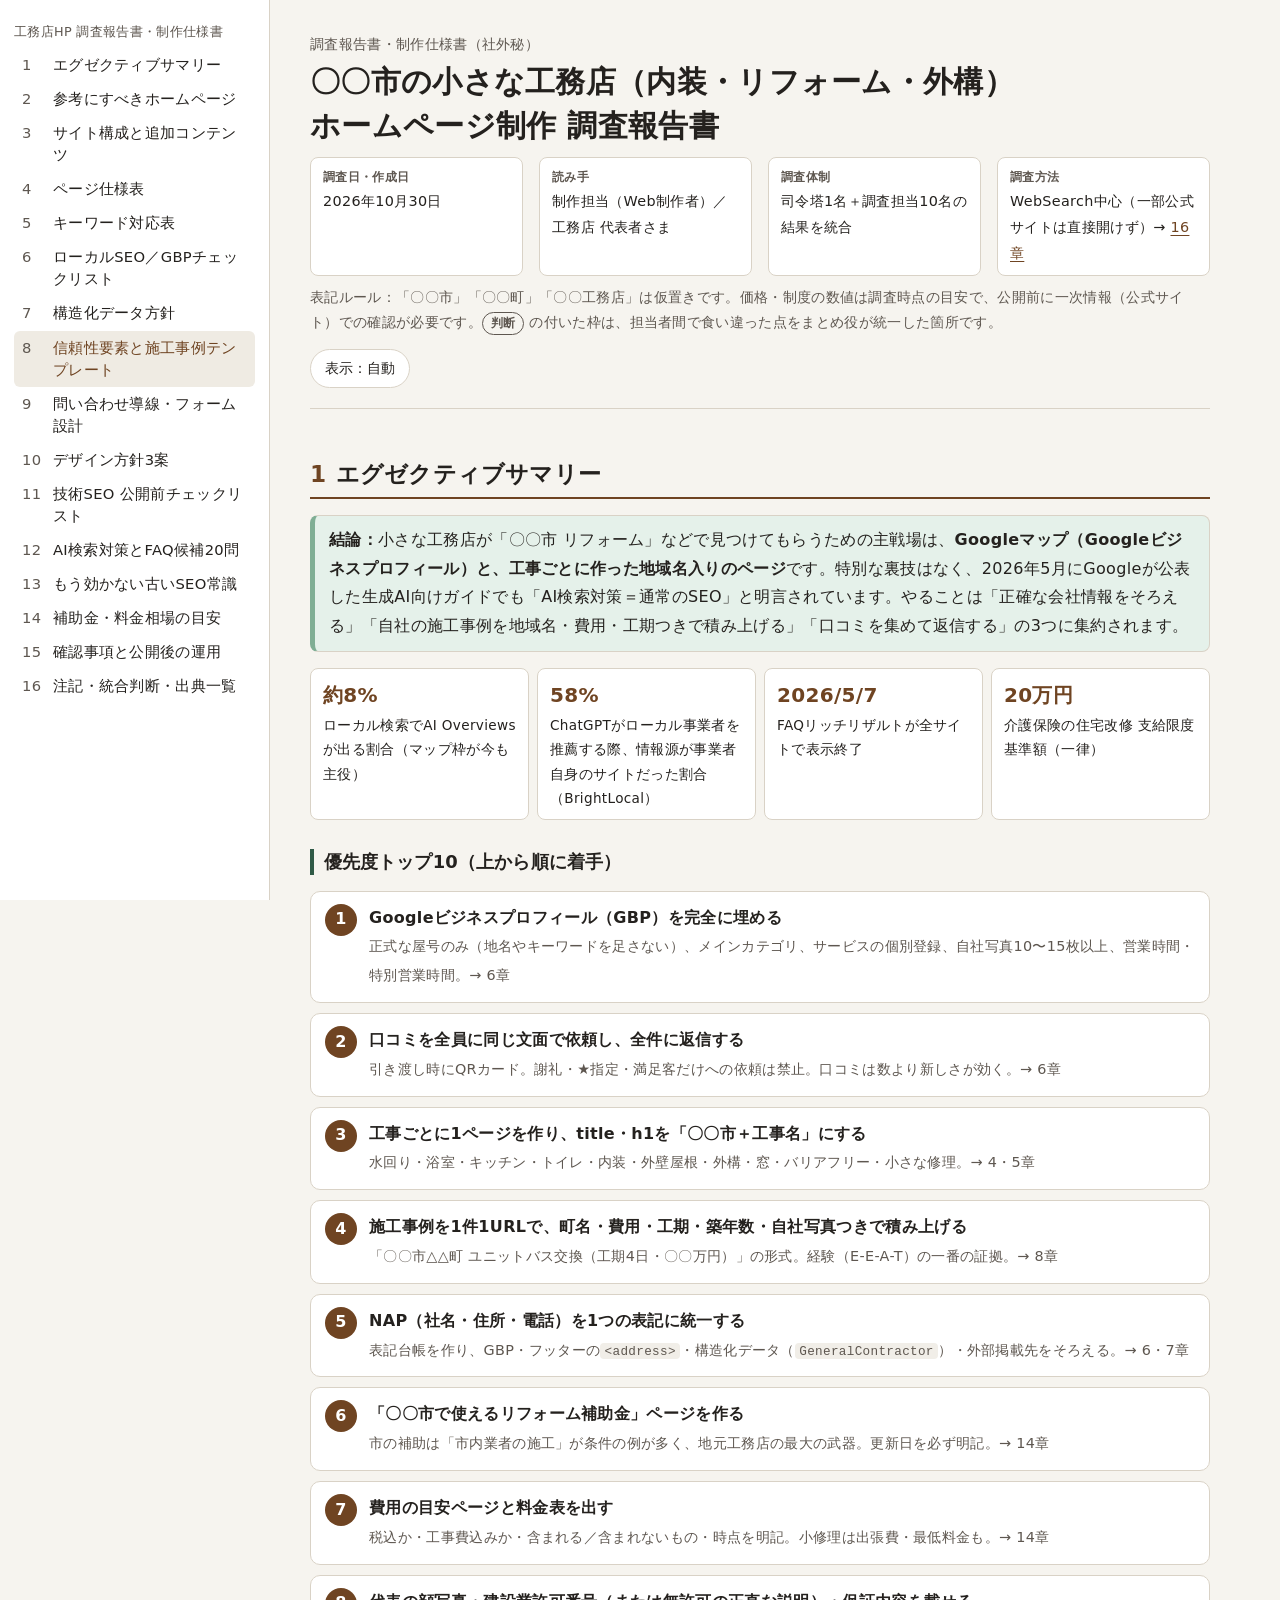
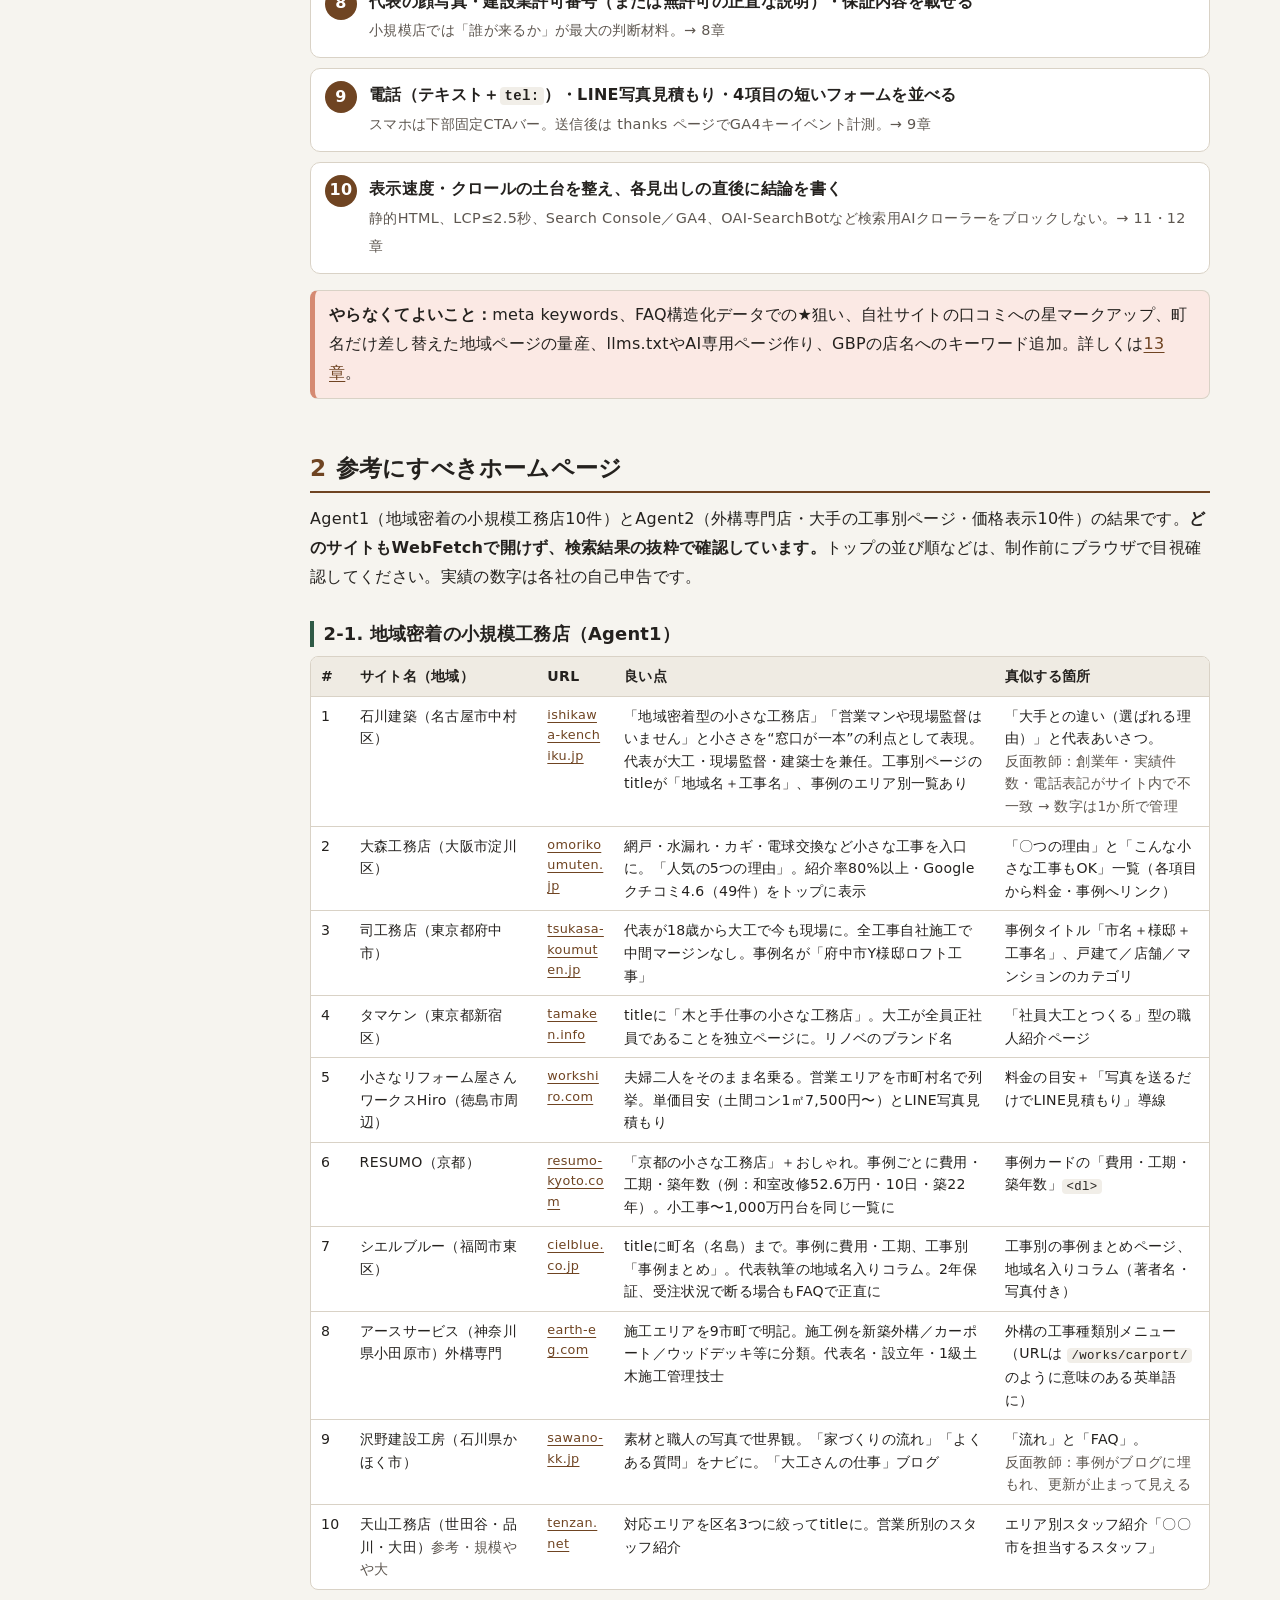
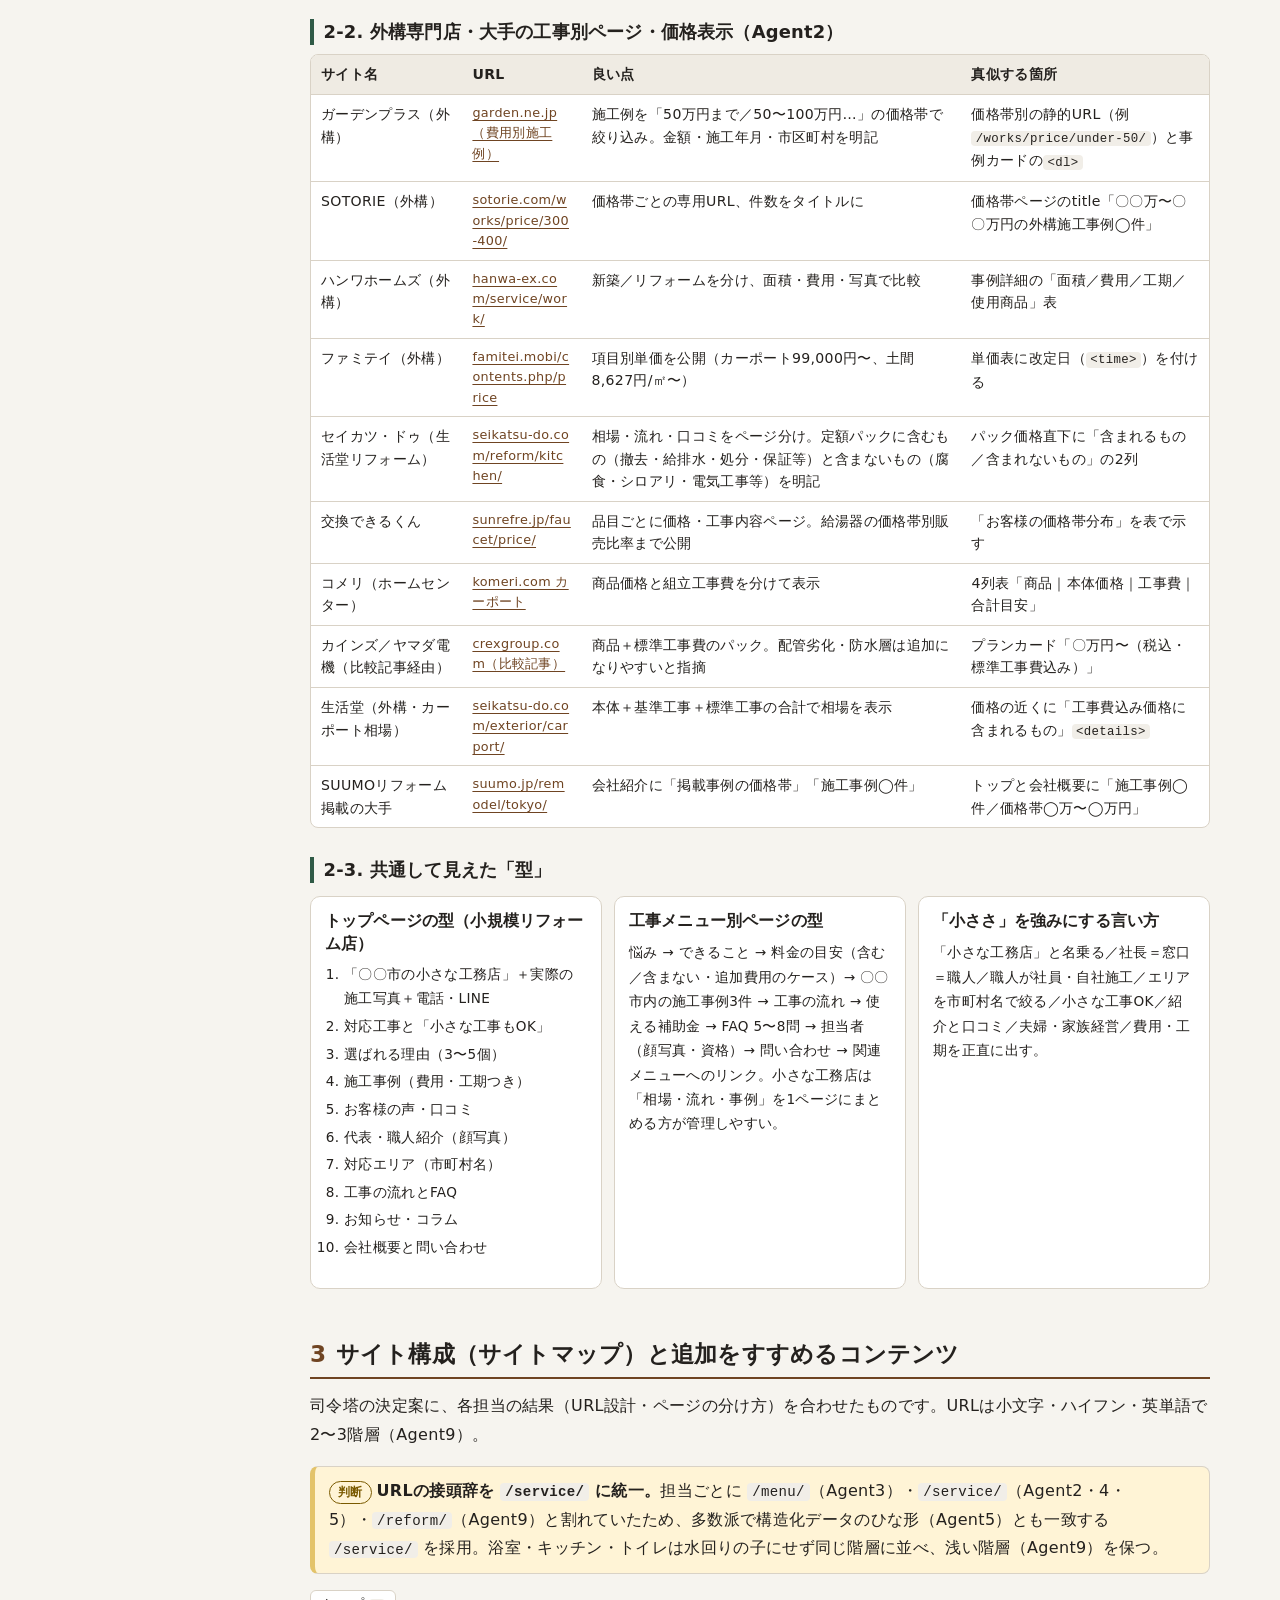
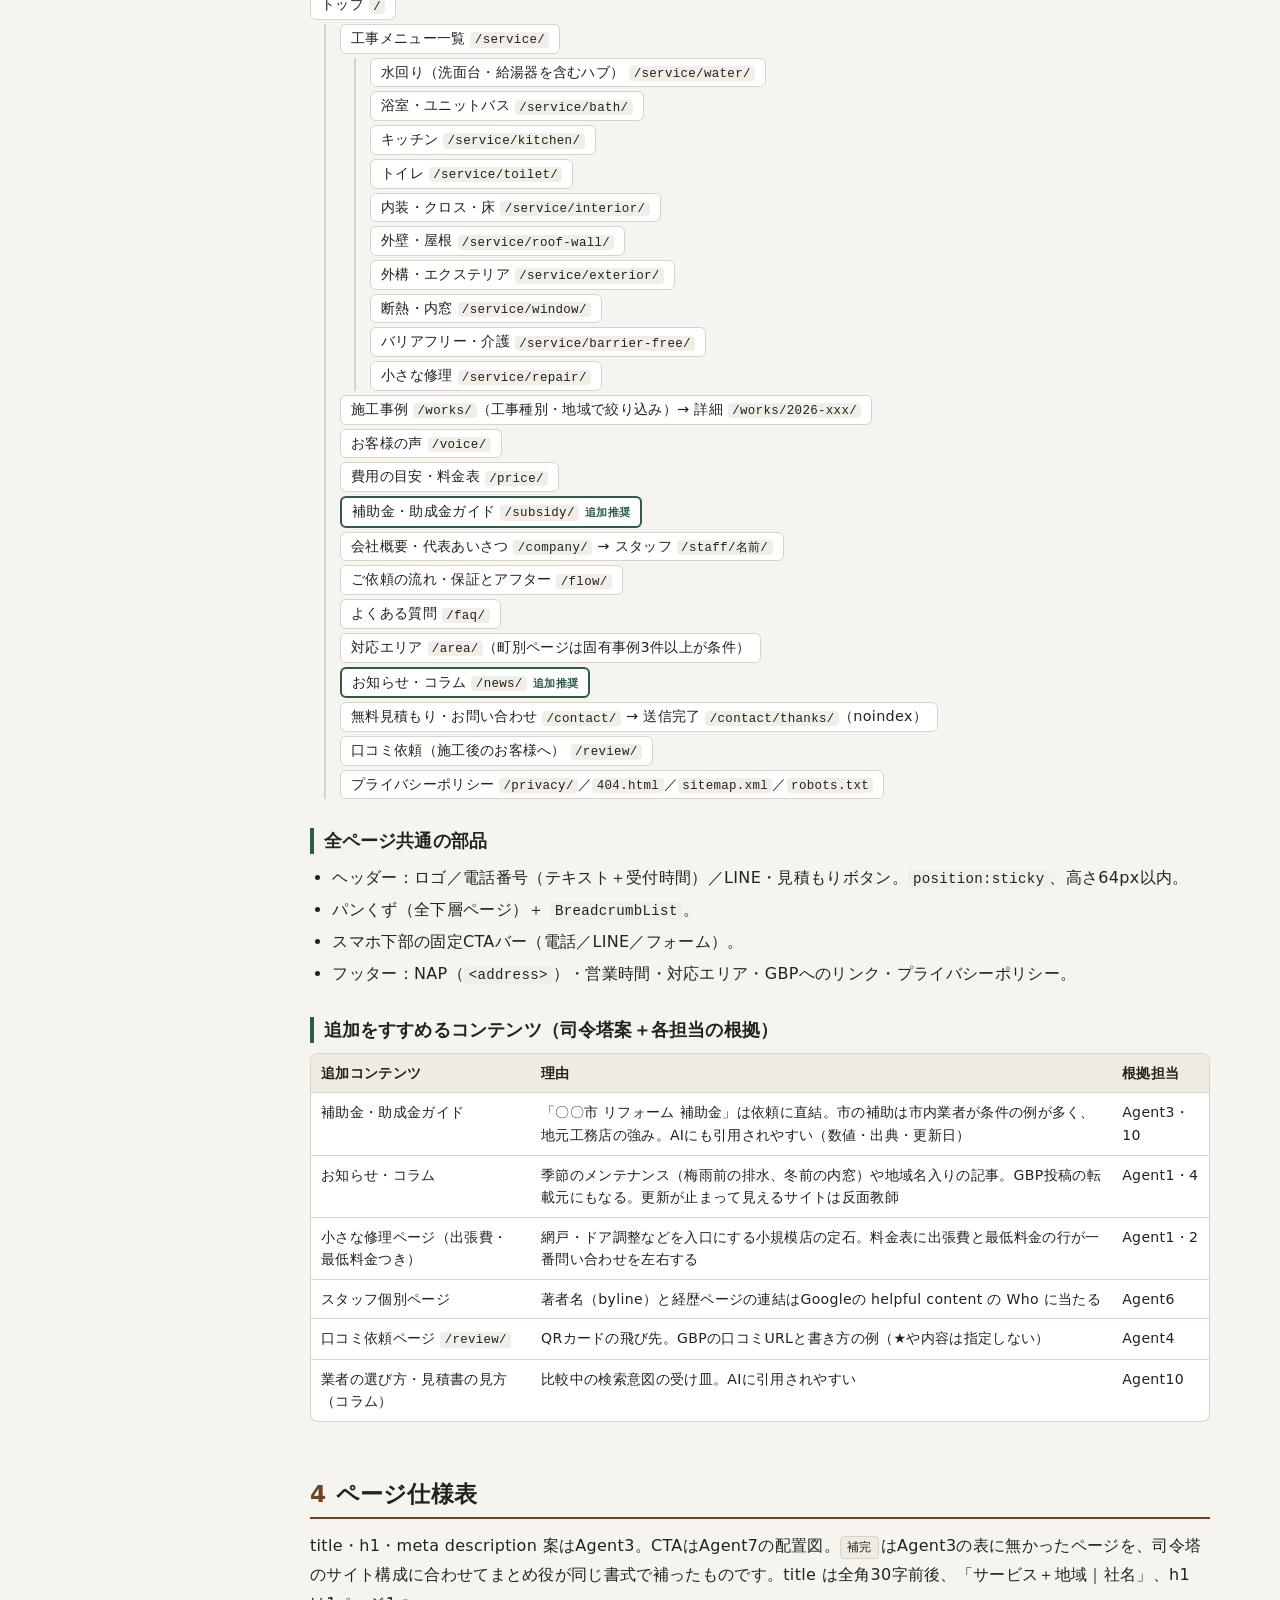
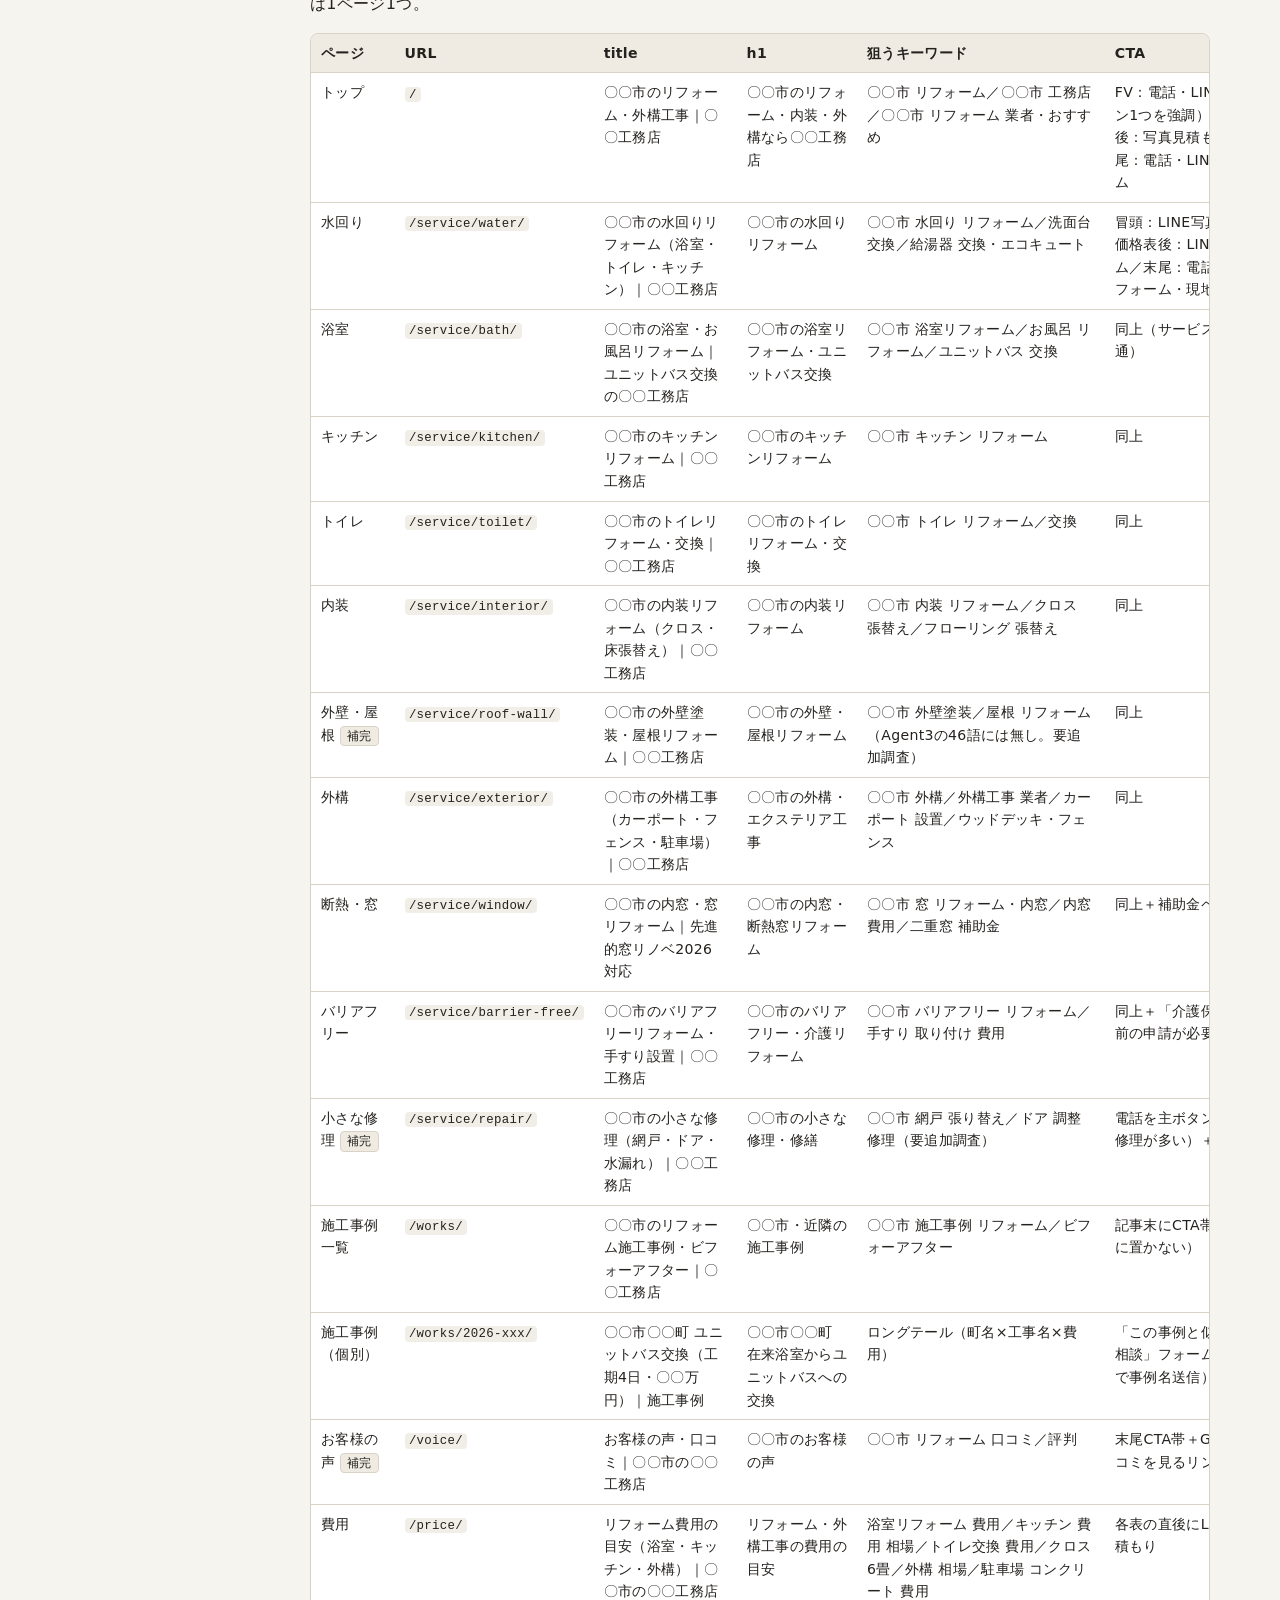
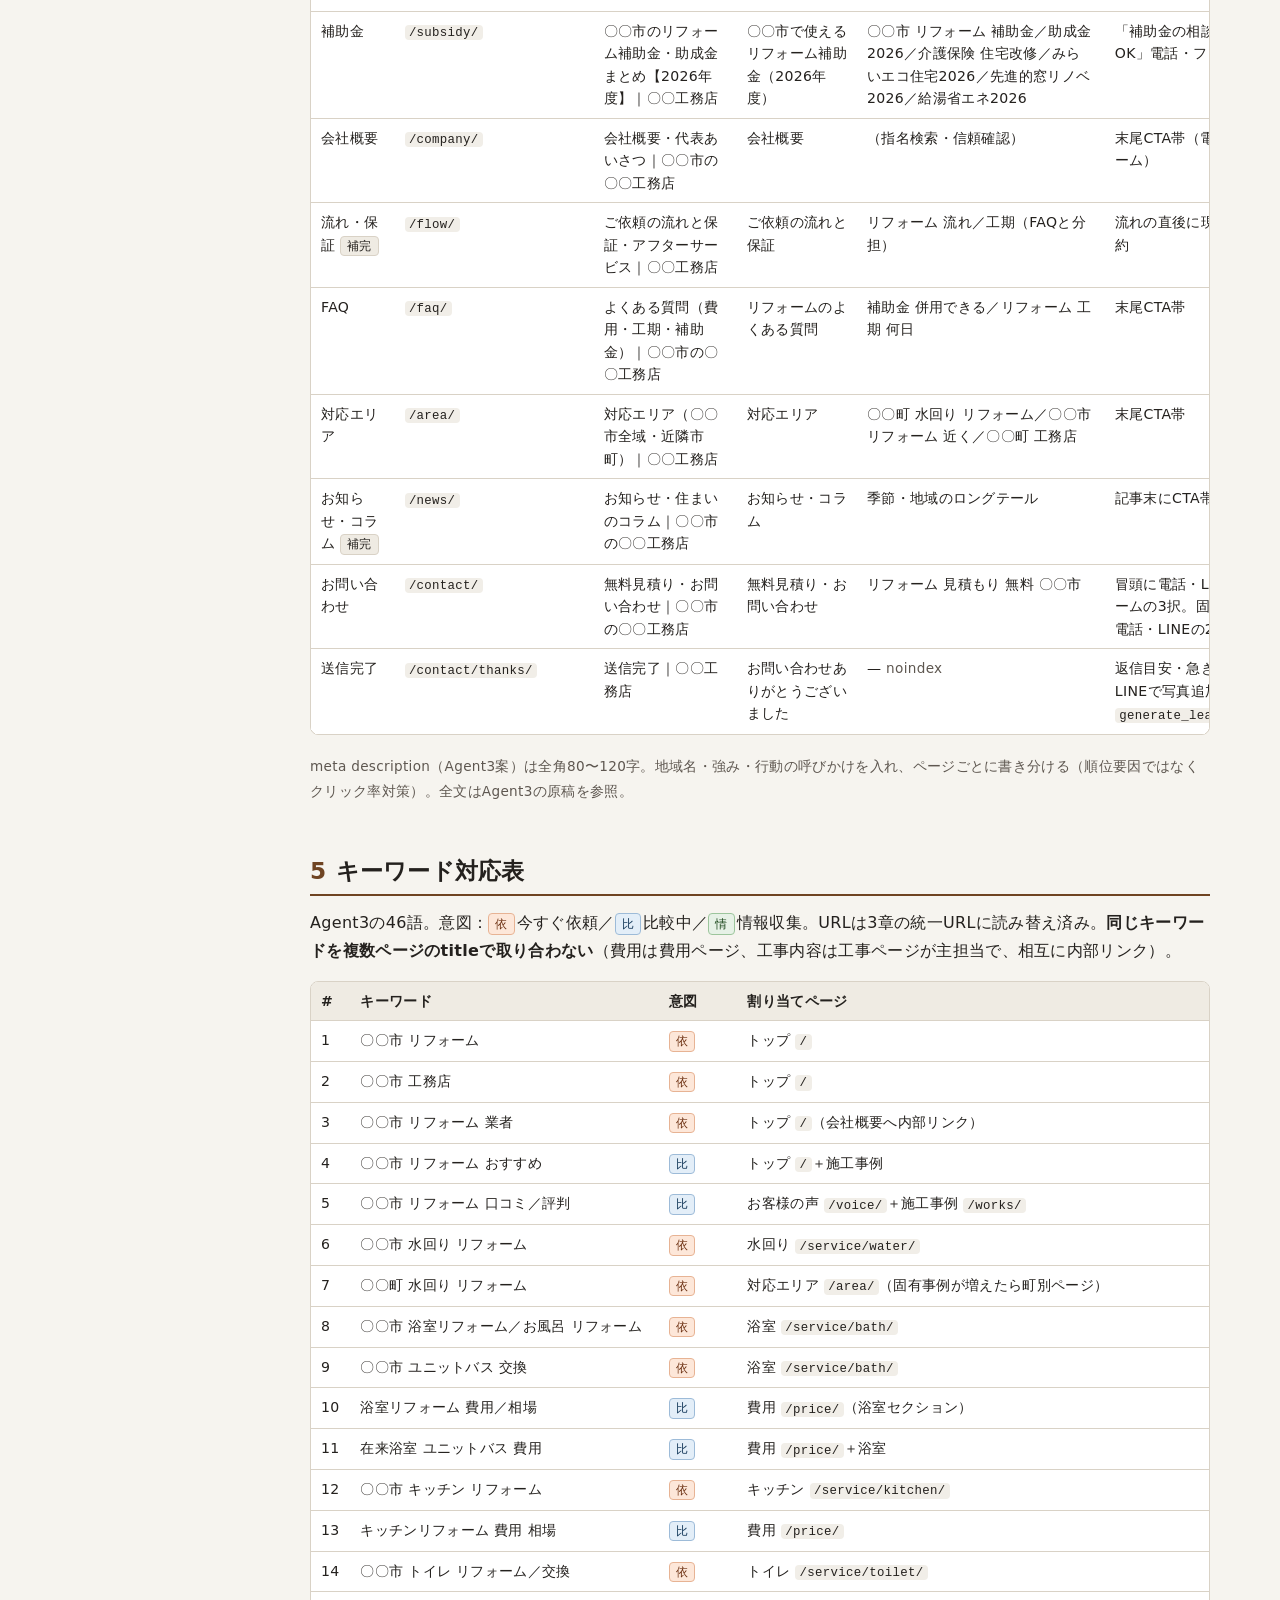
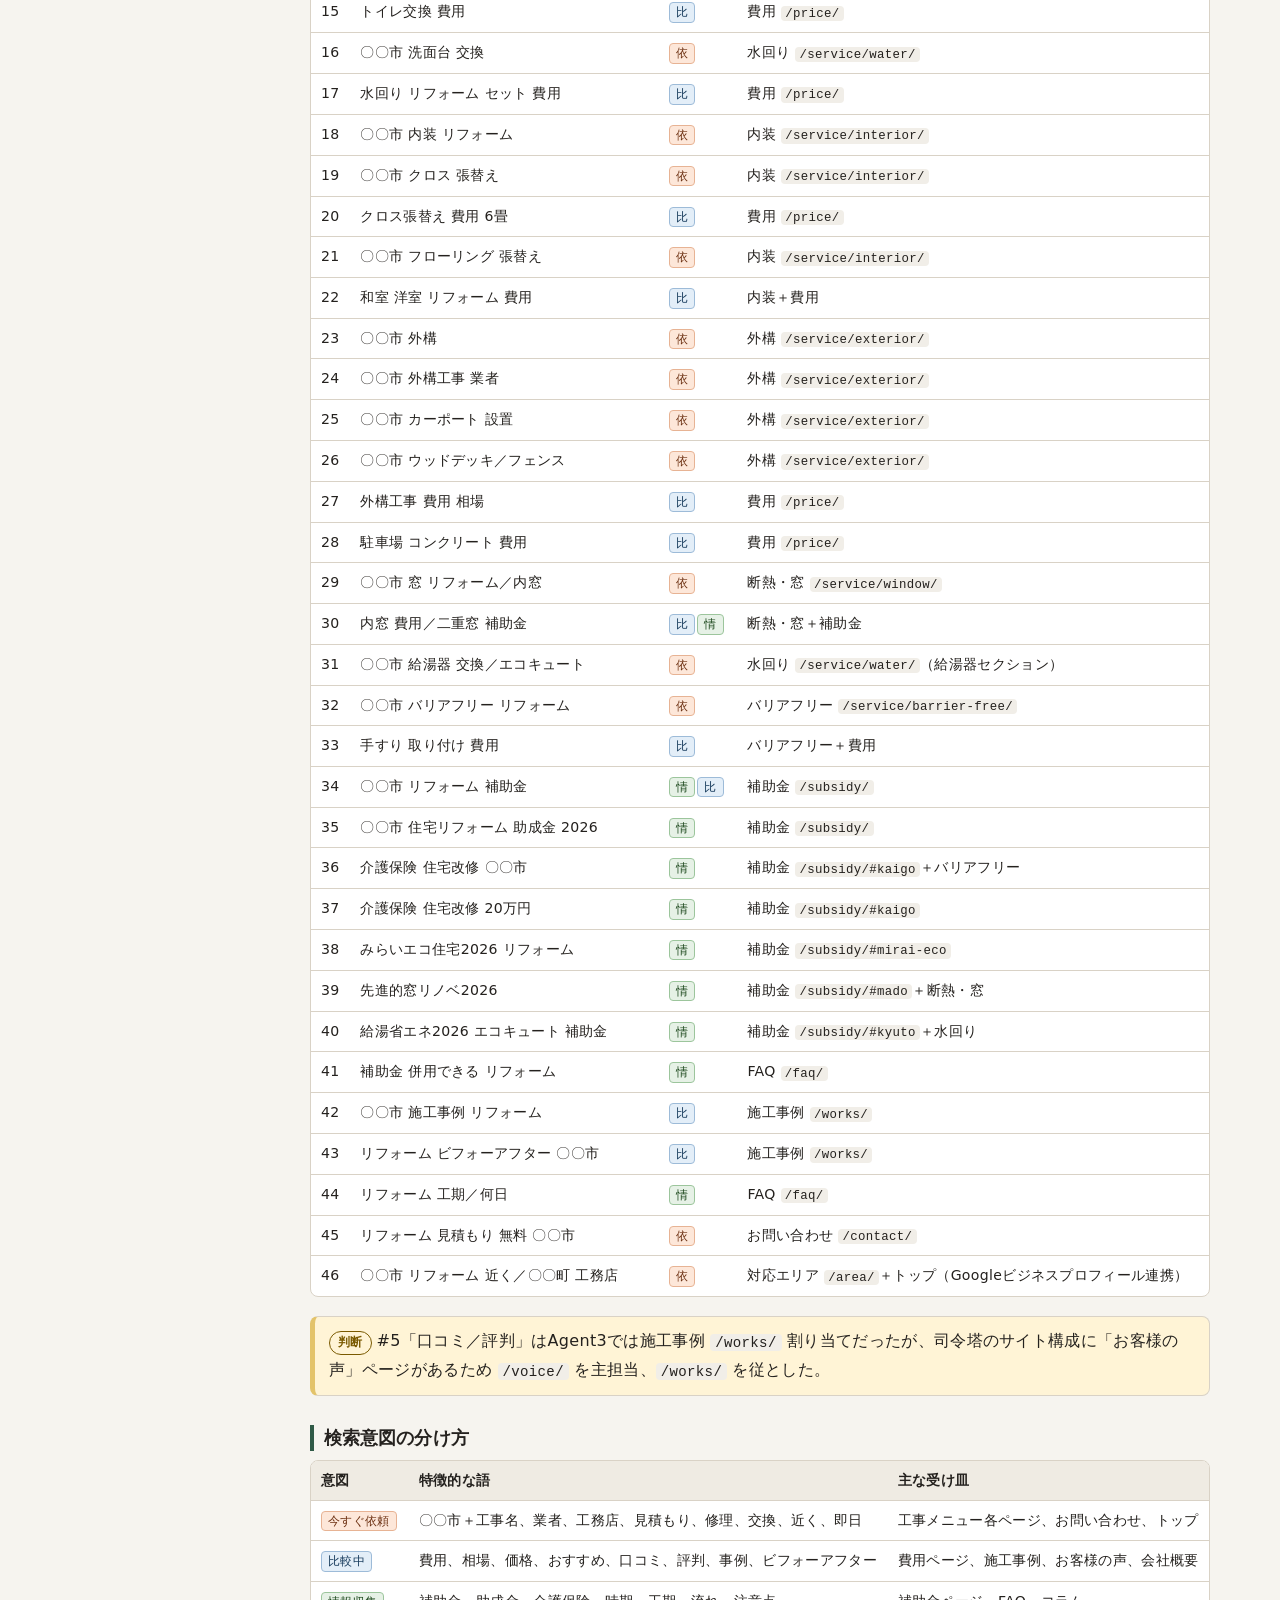
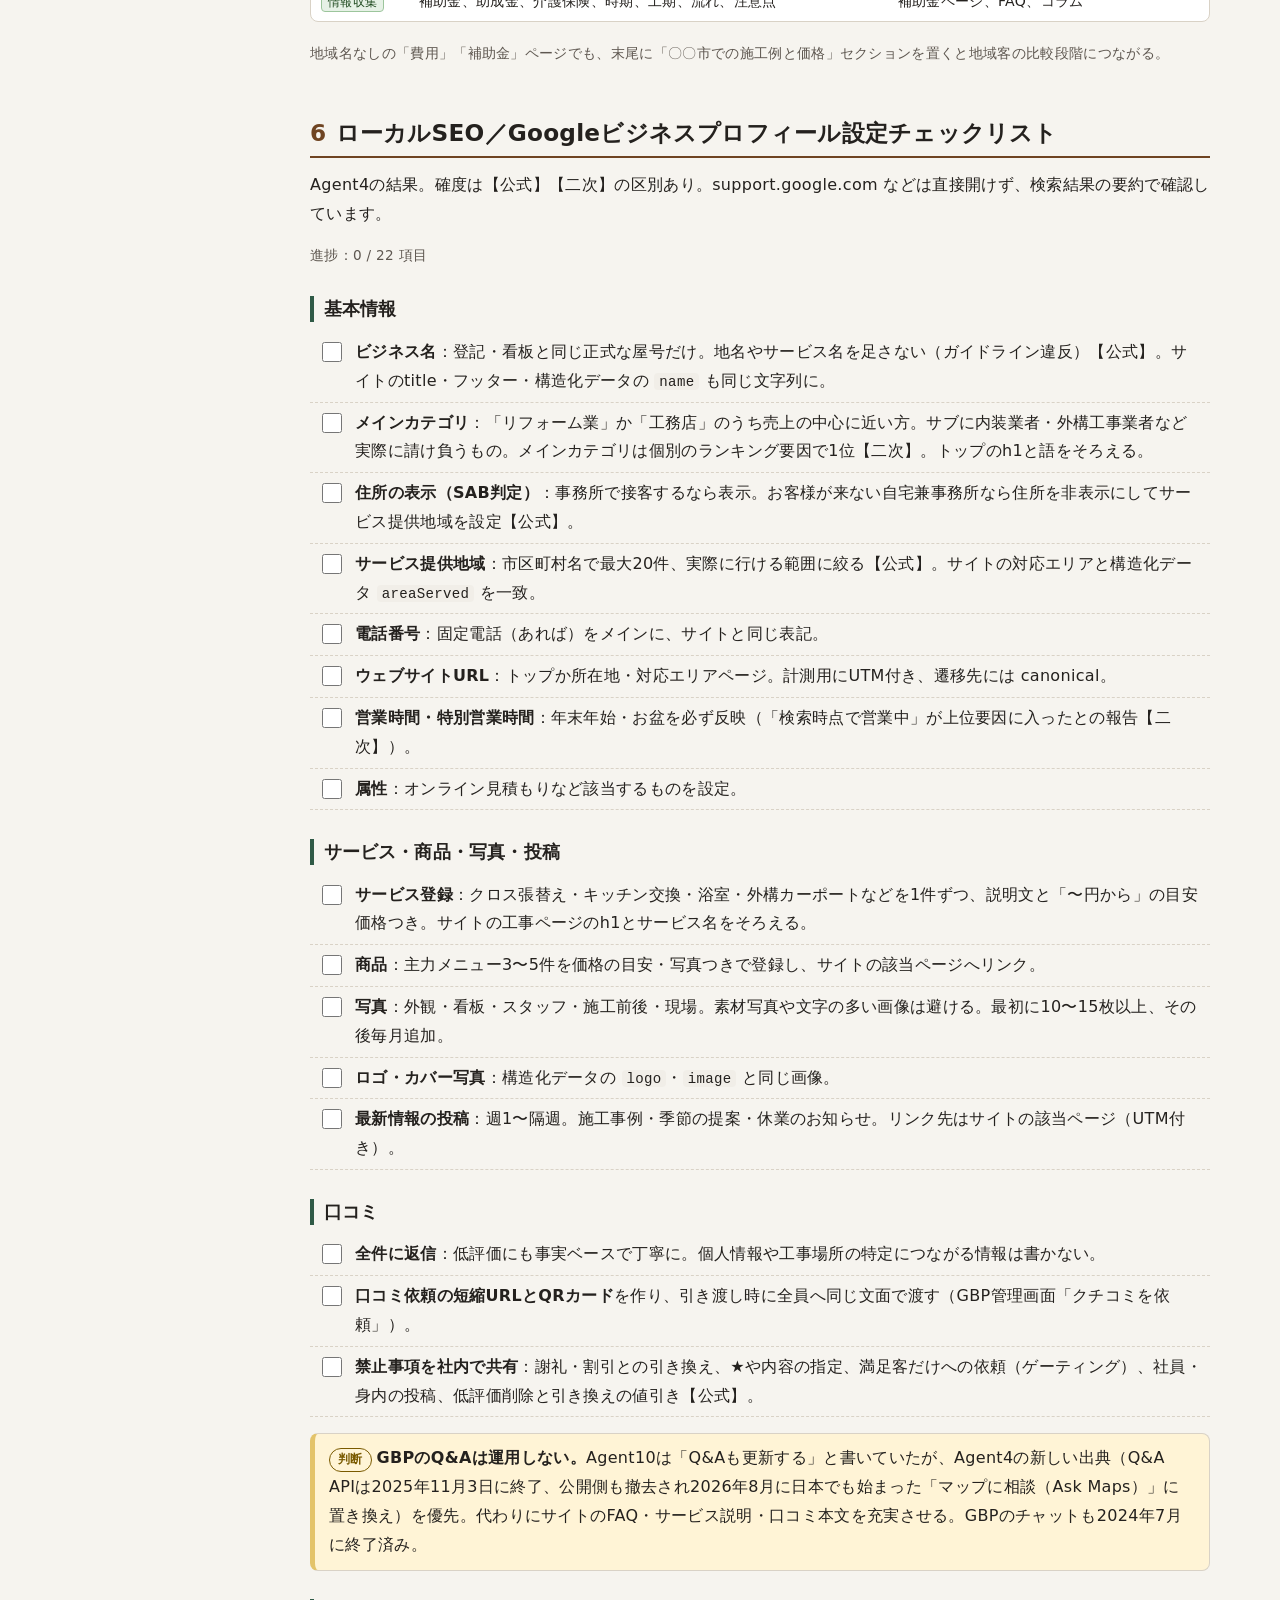
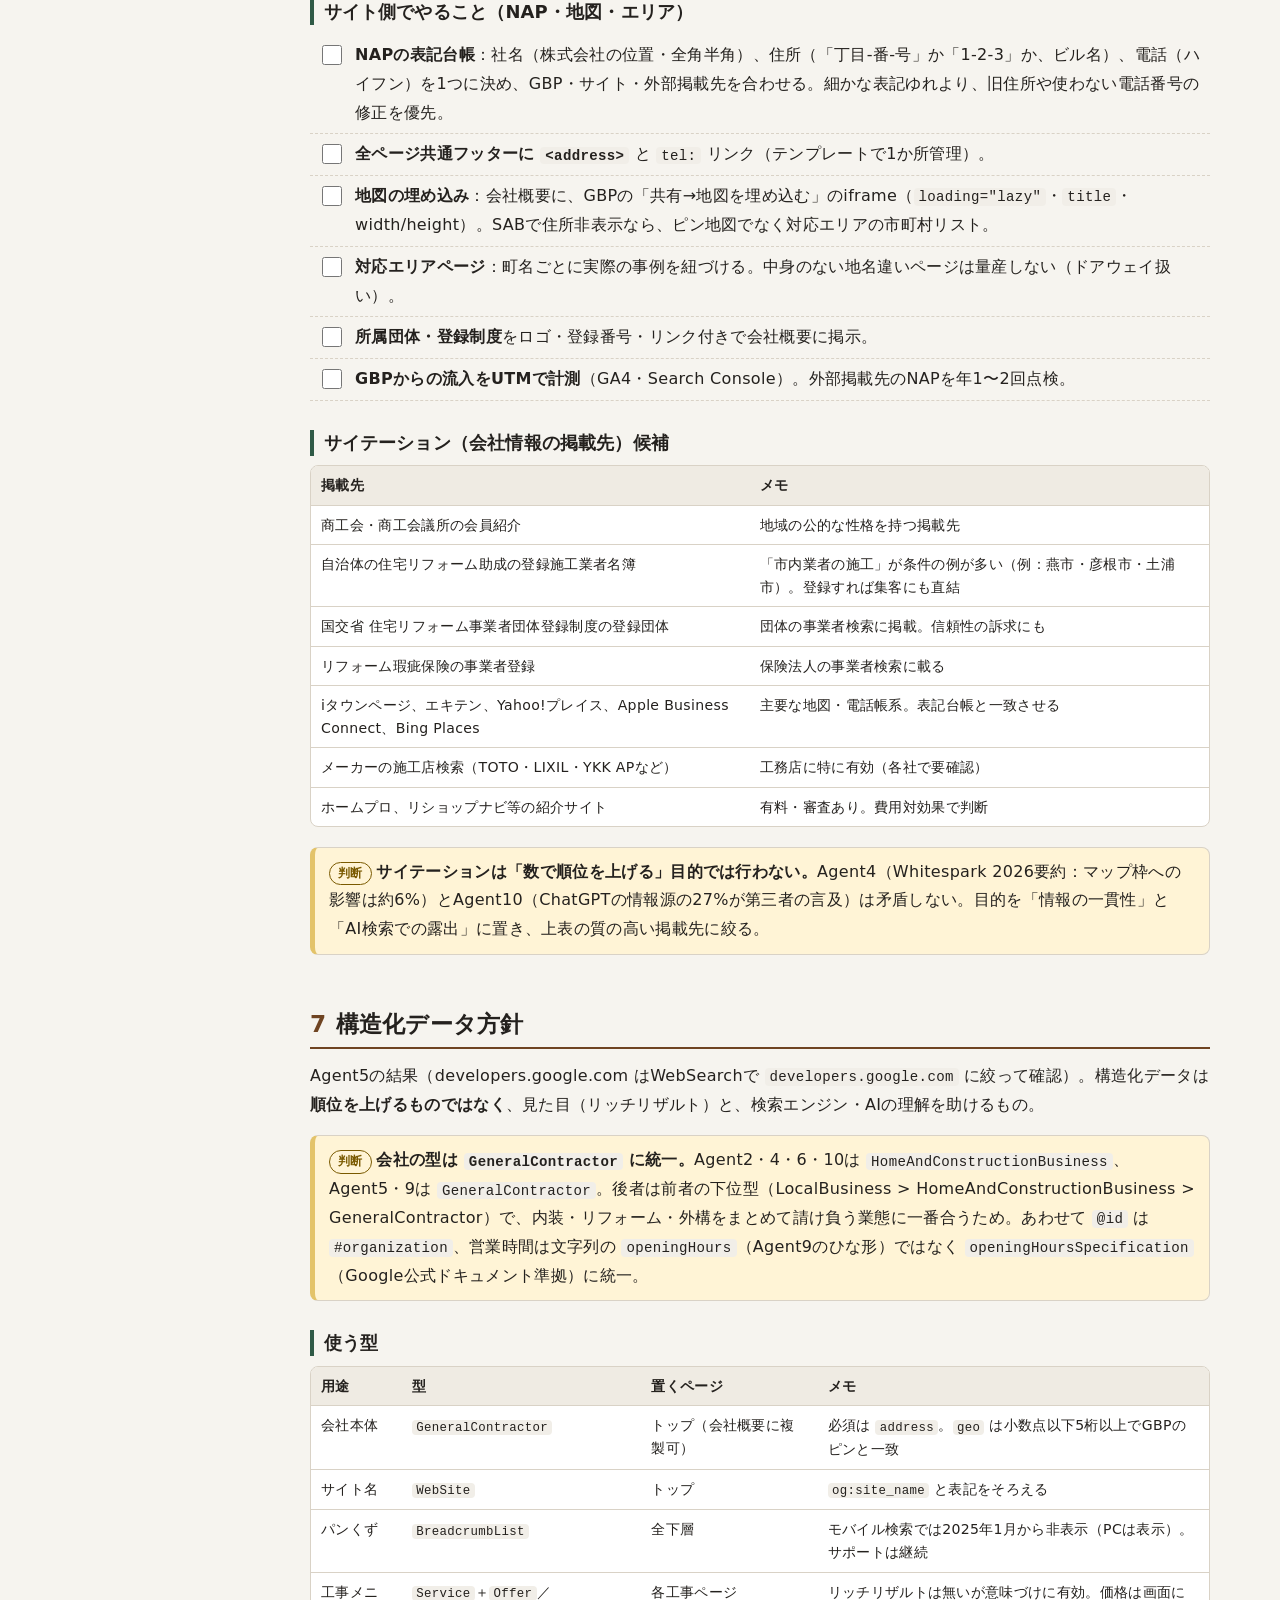
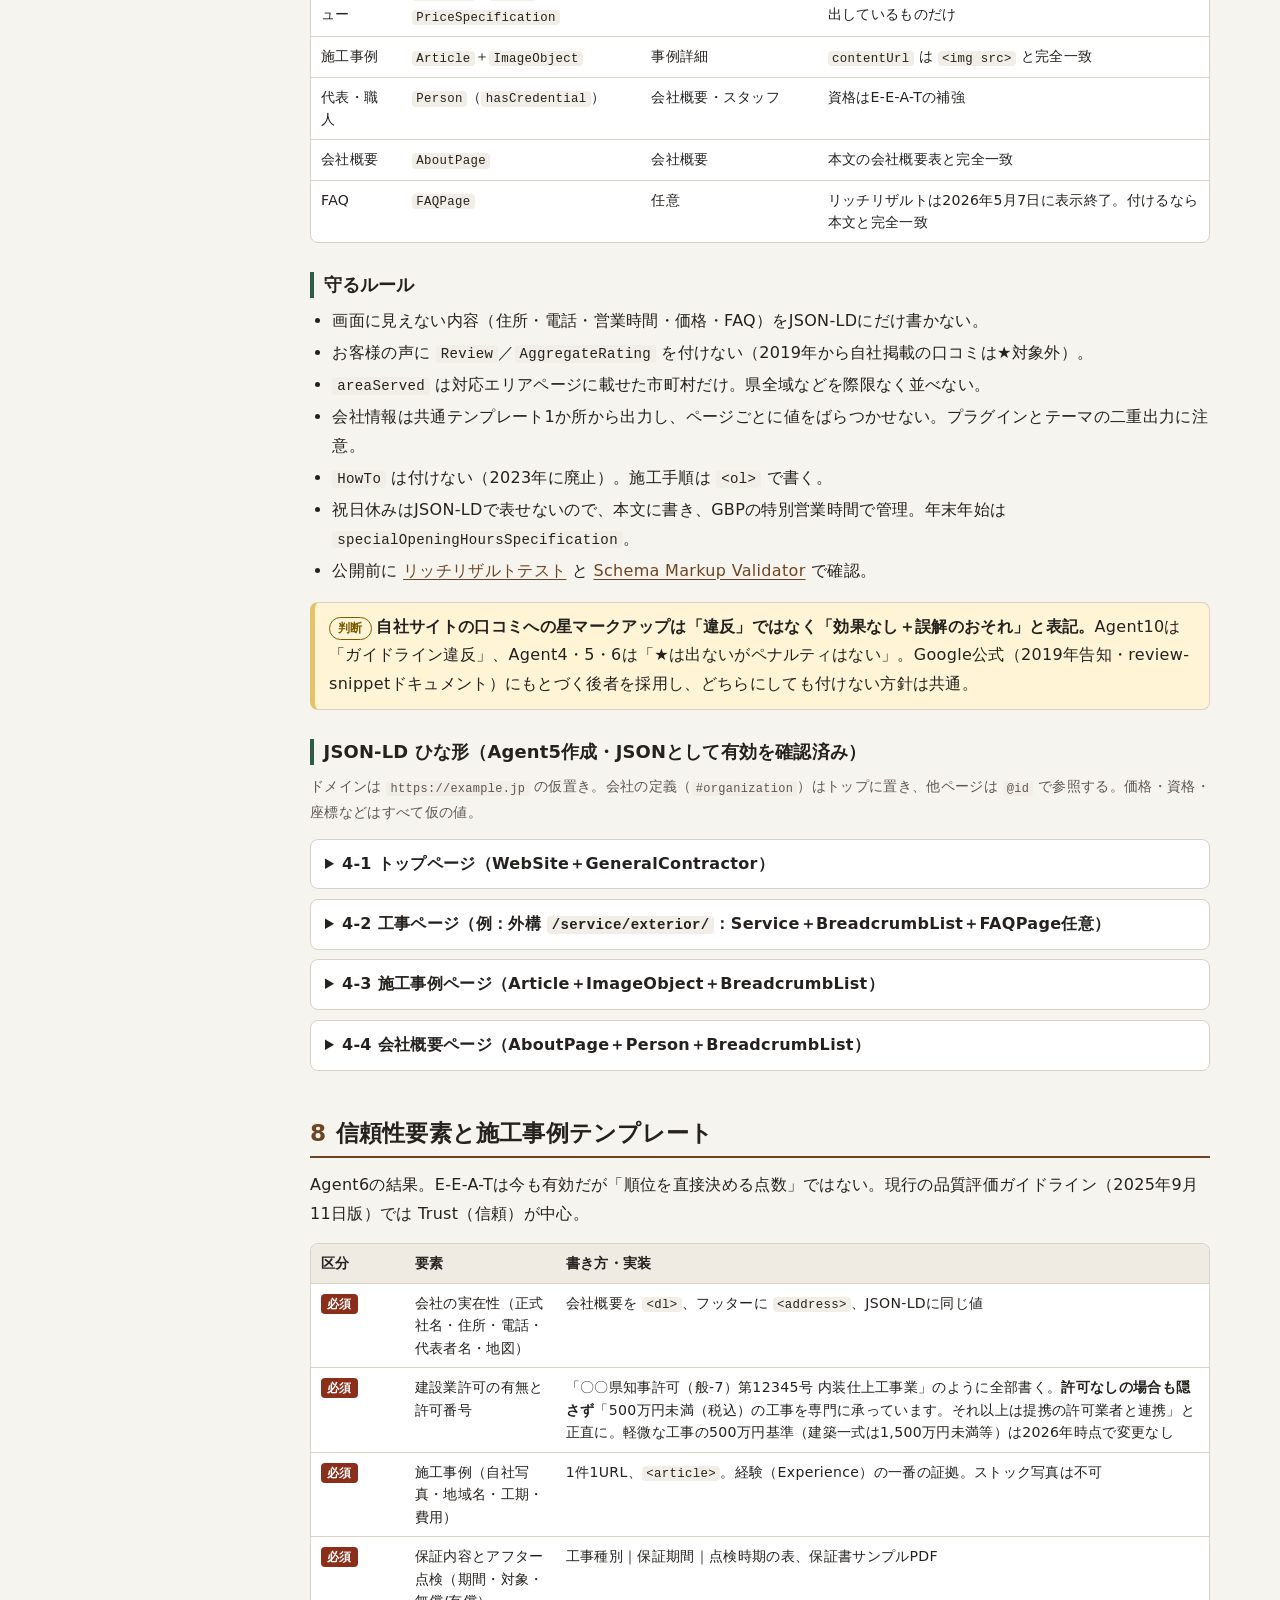
<file: koumuten-hp/research-report.html>
<!doctype html>
<html lang="ja">
<head>
<meta charset="utf-8">
<meta name="viewport" content="width=device-width, initial-scale=1">
<meta name="robots" content="noindex">
<title>工務店HP 調査報告書</title>
<style>
:root{
  --bg:#f6f4ef; --surface:#ffffff; --surface-2:#efebe3; --text:#24211e; --muted:#5e5750;
  --line:#d9d2c6; --accent:#6f4422; --accent-2:#2f5a46; --navy:#1e3a5f;
  --hi:#fff4d6; --hi-line:#e3c36a; --warn:#fbe9e4; --warn-line:#d58a72; --ok:#e5f1ea; --ok-line:#7fae94;
  --code-bg:#f1eee8; --chip-border:rgba(0,0,0,.15);
  --sidebar:270px;
  --font:system-ui,-apple-system,"Segoe UI","Hiragino Sans","Hiragino Kaku Gothic ProN","Yu Gothic UI","Meiryo","Noto Sans JP",sans-serif;
  --mono:ui-monospace,SFMono-Regular,Menlo,Consolas,"Liberation Mono",monospace;
}
@media (prefers-color-scheme: dark){
  :root:not([data-theme="light"]){
    --bg:#181614; --surface:#211e1b; --surface-2:#2a2622; --text:#ece7e0; --muted:#b3aaa0;
    --line:#3d3731; --accent:#d9a679; --accent-2:#8cc4a6; --navy:#9fbbe0;
    --hi:#3a3220; --hi-line:#8a7432; --warn:#3b2620; --warn-line:#a0614d; --ok:#1f3128; --ok-line:#4f8a6a;
    --code-bg:#14120f; --chip-border:rgba(255,255,255,.25);
  }
}
:root[data-theme="dark"]{
  --bg:#181614; --surface:#211e1b; --surface-2:#2a2622; --text:#ece7e0; --muted:#b3aaa0;
  --line:#3d3731; --accent:#d9a679; --accent-2:#8cc4a6; --navy:#9fbbe0;
  --hi:#3a3220; --hi-line:#8a7432; --warn:#3b2620; --warn-line:#a0614d; --ok:#1f3128; --ok-line:#4f8a6a;
  --code-bg:#14120f; --chip-border:rgba(255,255,255,.25);
}
*,*::before,*::after{box-sizing:border-box}
html{font-size:100%;-webkit-text-size-adjust:100%}
body{margin:0;background:var(--bg);color:var(--text);font-family:var(--font);font-size:1rem;line-height:1.8;letter-spacing:.02em}
a{color:var(--accent);text-underline-offset:.2em;overflow-wrap:anywhere}
code{font-family:var(--mono);font-size:.88em;background:var(--code-bg);padding:.05em .35em;border-radius:4px;overflow-wrap:anywhere}
pre{font-family:var(--mono);font-size:.82rem;line-height:1.55;background:var(--code-bg);border:1px solid var(--line);border-radius:8px;padding:12px 14px;overflow-x:auto;white-space:pre;max-width:100%}
pre code{background:none;padding:0;font-size:inherit;overflow-wrap:normal}
h1,h2,h3,h4{line-height:1.45;letter-spacing:.01em}
h2{font-size:1.45rem;margin:0 0 .8rem;padding-bottom:.4rem;border-bottom:2px solid var(--accent)}
h3{font-size:1.12rem;margin:1.8rem 0 .6rem;padding-left:.6rem;border-left:4px solid var(--accent-2)}
h4{font-size:1rem;margin:1.2rem 0 .4rem}
p{margin:.5rem 0 .9rem}
ul,ol{padding-left:1.4em;margin:.4rem 0 1rem}
li{margin:.2rem 0}
small,.small{font-size:.85rem;color:var(--muted)}

/* layout */
.layout{display:block}
.toc{background:var(--surface);border-bottom:1px solid var(--line);position:sticky;top:0;z-index:5;max-height:100vh;overflow-y:auto}
.toc details{padding:10px 16px}
.toc summary{cursor:pointer;font-weight:700;min-height:44px;display:flex;align-items:center}
.toc ol{list-style:none;padding:0;margin:.3rem 0 .5rem;counter-reset:t}
.toc li{margin:0}
.toc a{display:flex;gap:.2em;padding:6px 8px;border-radius:6px;color:var(--text);text-decoration:none;font-size:.92rem;line-height:1.5}
.toc a:hover,.toc a.active{background:var(--surface-2);color:var(--accent)}
.toc .num{flex:0 0 1.9em;color:var(--muted);font-variant-numeric:tabular-nums}
.toc-head{font-size:.8rem;color:var(--muted);margin:0 0 .3rem;display:none}
main{padding:0 16px 64px;max-width:980px;margin:0 auto;min-width:0}
@media (min-width:1000px){
  .layout{display:grid;grid-template-columns:var(--sidebar) minmax(0,1fr)}
  .toc{position:sticky;top:0;height:100vh;max-height:none;overflow-y:auto;border-bottom:none;border-right:1px solid var(--line)}
  .toc details{padding:20px 14px}
  .toc summary{display:none}
  .toc-head{display:block}
  main{padding:0 40px 80px;margin:0}
}

header.cover{padding:32px 0 20px;border-bottom:1px solid var(--line);margin-bottom:12px}
.cover .kicker{font-size:.85rem;color:var(--muted);margin:0}
.cover h1{font-size:1.9rem;margin:.2rem 0 .6rem}
.meta-grid{display:grid;grid-template-columns:repeat(auto-fit,minmax(200px,1fr));gap:8px 16px;font-size:.9rem;margin:.6rem 0}
.meta-grid div{background:var(--surface);border:1px solid var(--line);border-radius:8px;padding:8px 12px}
.meta-grid b{display:block;font-size:.78rem;color:var(--muted);font-weight:600}
.theme-btn{font:inherit;font-size:.85rem;background:var(--surface);color:var(--text);border:1px solid var(--line);border-radius:999px;padding:6px 14px;cursor:pointer;min-height:36px}

section.chap{padding-top:36px;scroll-margin-top:56px}
@media (min-width:1000px){section.chap{scroll-margin-top:8px}}
.chap > h2 .no{color:var(--accent);margin-right:.4em;font-variant-numeric:tabular-nums}

.callout{border:1px solid var(--line);border-left:5px solid var(--accent);background:var(--surface);border-radius:8px;padding:10px 14px;margin:1rem 0}
.callout p:first-child{margin-top:0}.callout p:last-child{margin-bottom:0}
.callout.judge{border-left-color:var(--hi-line);background:var(--hi)}
.callout.warn{border-left-color:var(--warn-line);background:var(--warn)}
.callout.ok{border-left-color:var(--ok-line);background:var(--ok)}
.label{display:inline-block;font-size:.75rem;font-weight:700;padding:1px 8px;border-radius:999px;border:1px solid currentColor;margin-right:.4em;white-space:nowrap;line-height:1.6}
.judge .label{color:#7a5a00}
@media (prefers-color-scheme: dark){:root:not([data-theme="light"]) .judge .label{color:#f0cf74}}
:root[data-theme="dark"] .judge .label{color:#f0cf74}

/* tables */
.tw{overflow-x:auto;-webkit-overflow-scrolling:touch;margin:.6rem 0 1.2rem;border:1px solid var(--line);border-radius:8px;background:var(--surface);max-width:100%}
table{border-collapse:collapse;width:100%;font-size:.88rem;line-height:1.6}
caption{caption-side:top;text-align:left;font-weight:700;padding:8px 12px;font-size:.9rem}
th,td{border-bottom:1px solid var(--line);padding:8px 10px;vertical-align:top;text-align:left}
thead th{background:var(--surface-2);font-weight:700;white-space:nowrap;position:sticky;top:0}
tbody tr:last-child td,tbody tr:last-child th{border-bottom:none}
tbody th{font-weight:700;background:transparent}
.w-wide{min-width:760px}.w-mid{min-width:600px}.w-xl{min-width:980px}
td.url,td .url{font-size:.8rem;word-break:break-all}
td.nowrap,th.nowrap{white-space:nowrap}
.tag{display:inline-block;font-size:.72rem;padding:0 6px;border-radius:4px;background:var(--surface-2);border:1px solid var(--line);white-space:nowrap;margin:1px 2px 1px 0}
.t-yori{background:#fde7d9;border-color:#e7b394;color:#6b2f10}
.t-hi{background:#e3eef8;border-color:#9dbbd8;color:#173b5c}
.t-jo{background:#e6f1e6;border-color:#9cc59c;color:#1f4a1f}
.pri{display:inline-block;min-width:2.2em;text-align:center;font-weight:700;border-radius:4px;padding:0 6px;font-size:.78rem;white-space:nowrap}
.p-high{background:#c44b1d;color:#fff}.p-mid{background:#b8860b;color:#fff}.p-low{background:#6b7280;color:#fff}
.p-must{background:#8b2e1a;color:#fff}.p-rec{background:#2f5a46;color:#fff}.p-nice{background:#6b7280;color:#fff}
.ng{color:#b3261e;font-weight:700}.okk{color:#2f6b45;font-weight:700}.chg{color:#9a6a00;font-weight:700}
@media (prefers-color-scheme: dark){:root:not([data-theme="light"]) .ng{color:#ff8a80}:root:not([data-theme="light"]) .okk{color:#8fd1a9}:root:not([data-theme="light"]) .chg{color:#f0cf74}}
:root[data-theme="dark"] .ng{color:#ff8a80}:root[data-theme="dark"] .okk{color:#8fd1a9}:root[data-theme="dark"] .chg{color:#f0cf74}

/* summary top10 */
.top10{counter-reset:k;list-style:none;padding:0;margin:1rem 0;display:grid;gap:10px}
.top10 li{counter-increment:k;background:var(--surface);border:1px solid var(--line);border-radius:10px;padding:12px 14px 12px 58px;position:relative;margin:0}
.top10 li::before{content:counter(k);position:absolute;left:14px;top:12px;width:32px;height:32px;border-radius:50%;background:var(--accent);color:#fff;display:flex;align-items:center;justify-content:center;font-weight:700;font-variant-numeric:tabular-nums}
@media (prefers-color-scheme: dark){:root:not([data-theme="light"]) .top10 li::before{color:#1b1612}}
:root[data-theme="dark"] .top10 li::before{color:#1b1612}
.top10 b{display:block}
.top10 span{font-size:.9rem;color:var(--muted)}

/* sitemap tree */
.tree,.tree ul{list-style:none;margin:0;padding:0}
.tree ul{margin-left:14px;padding-left:14px;border-left:2px solid var(--line)}
.tree li{margin:4px 0;position:relative}
.tree .node{display:inline-block;background:var(--surface);border:1px solid var(--line);border-radius:6px;padding:3px 10px;font-size:.9rem;line-height:1.5}
.tree .node code{font-size:.78rem}
.tree .new{border-color:var(--accent-2);border-width:2px}
.tree .new::after{content:"追加推奨";font-size:.7rem;color:var(--accent-2);font-weight:700;margin-left:6px}

/* checklist */
.check{list-style:none;padding:0;margin:.4rem 0 1rem}
.check li{display:flex;gap:10px;align-items:flex-start;padding:6px 8px;border-bottom:1px dashed var(--line);margin:0}
.check input{width:20px;height:20px;margin-top:4px;flex:0 0 auto;accent-color:var(--accent)}
.check label{flex:1;cursor:pointer;min-width:0}
.check .num{color:var(--muted);font-variant-numeric:tabular-nums;margin-right:.3em}
.check li.done label{color:var(--muted);text-decoration:line-through}
.progress{font-size:.85rem;color:var(--muted);margin:.2rem 0 .6rem}

/* palettes */
.palettes{display:grid;grid-template-columns:repeat(auto-fit,minmax(260px,1fr));gap:14px;margin:1rem 0}
.pal{background:var(--surface);border:1px solid var(--line);border-radius:10px;padding:12px 14px}
.pal.rec{border:2px solid var(--accent)}
.pal h4{margin:0 0 .3rem}
.chips{display:grid;grid-template-columns:repeat(auto-fill,minmax(104px,1fr));gap:8px;margin:.6rem 0}
.chip{border:1px solid var(--chip-border);border-radius:8px;overflow:hidden;font-size:.74rem;line-height:1.35;background:var(--surface)}
.chip .sw{height:44px;display:flex;align-items:center;justify-content:center;font-weight:700;font-size:.8rem}
.chip .cap{padding:4px 6px}
.chip .cap code{font-size:.72rem;padding:0;background:none}
.sample{border-radius:8px;padding:12px;margin-top:6px;border:1px solid var(--chip-border)}
.sample .btn{display:inline-block;border-radius:999px;padding:6px 14px;font-weight:700;font-size:.85rem;margin-top:6px}

/* misc */
.cards{display:grid;grid-template-columns:repeat(auto-fit,minmax(240px,1fr));gap:12px;margin:.8rem 0}
.card{background:var(--surface);border:1px solid var(--line);border-radius:10px;padding:12px 14px}
.card h4{margin:0 0 .3rem}
details.code{margin:.6rem 0;border:1px solid var(--line);border-radius:8px;background:var(--surface)}
details.code > summary{cursor:pointer;padding:10px 14px;font-weight:700;min-height:44px}
details.code > pre{margin:0 10px 10px}
details.code > div{padding:0 14px 10px}
.faq-list{counter-reset:f;list-style:none;padding:0}
.faq-list li{counter-increment:f;background:var(--surface);border:1px solid var(--line);border-radius:8px;padding:10px 14px;margin:0 0 8px}
.faq-list .q{font-weight:700}
.faq-list .q::before{content:"Q" counter(f) ". ";color:var(--accent)}
.faq-list .a{margin:.3rem 0 0;font-size:.95rem}
.faq-list .fix{font-size:.8rem;color:var(--muted);margin:.3rem 0 0}
.src{font-size:.8rem;color:var(--muted)}
.srclist{font-size:.8rem;line-height:1.55;columns:1}
.srclist li{word-break:break-all;margin:2px 0}
.kpi{display:grid;grid-template-columns:repeat(auto-fit,minmax(150px,1fr));gap:8px;margin:.8rem 0}
.kpi div{background:var(--surface);border:1px solid var(--line);border-radius:8px;padding:8px 12px;font-size:.85rem}
.kpi b{display:block;font-size:1.25rem;color:var(--accent);font-variant-numeric:tabular-nums}
.flow{display:grid;grid-template-columns:1fr;gap:6px;counter-reset:s;list-style:none;padding:0}
.flow li{counter-increment:s;background:var(--surface);border:1px solid var(--line);border-radius:8px;padding:8px 12px 8px 44px;position:relative;margin:0}
.flow li::before{content:counter(s);position:absolute;left:12px;top:8px;font-weight:700;color:var(--accent)}
footer.end{margin-top:48px;padding-top:16px;border-top:1px solid var(--line);font-size:.85rem;color:var(--muted)}
.skip{position:absolute;left:-9999px}.skip:focus{left:8px;top:8px;background:var(--surface);padding:8px;z-index:10}
:focus-visible{outline:3px solid var(--accent);outline-offset:2px}

@media (max-width:600px){
  .cover h1{font-size:1.5rem}
  h2{font-size:1.25rem}
  table{font-size:.84rem}
}

@media print{
  :root{--bg:#fff;--surface:#fff;--surface-2:#f1f1f1;--text:#000;--muted:#444;--line:#bbb;--code-bg:#f6f6f6}
  body{font-size:10.5pt;line-height:1.6;background:#fff}
  .toc,.theme-btn,.skip,.progress{display:none!important}
  .layout{display:block}
  main{max-width:none;padding:0;margin:0}
  section.chap{padding-top:12px;break-before:page}
  section.chap#s1{break-before:auto}
  .tw{overflow:visible;border:none}
  table{min-width:0!important;font-size:8.5pt}
  thead th{position:static}
  tr,li,.callout,.card,.pal,pre{break-inside:avoid}
  h2,h3,h4{break-after:avoid}
  pre{white-space:pre-wrap;word-break:break-all;font-size:7.5pt}
  a{color:#000;text-decoration:none}
  details.code > summary{padding:4px 0}
  .chip .sw,.pri,.tag,.top10 li::before{-webkit-print-color-adjust:exact;print-color-adjust:exact}
  .check li.done label{text-decoration:none;color:#000}
}
@media (prefers-reduced-motion: reduce){*{scroll-behavior:auto!important;transition:none!important}}
</style>
</head>
<body>
<a class="skip" href="#main">本文へ移動</a>
<div class="layout">
<nav class="toc" aria-label="目次">
  <details id="toc-details" open>
    <summary>目次（タップで開閉）</summary>
    <p class="toc-head">工務店HP 調査報告書・制作仕様書</p>
    <ol>
      <li><a href="#s1"><span class="num">1</span>エグゼクティブサマリー</a></li>
      <li><a href="#s2"><span class="num">2</span>参考にすべきホームページ</a></li>
      <li><a href="#s3"><span class="num">3</span>サイト構成と追加コンテンツ</a></li>
      <li><a href="#s4"><span class="num">4</span>ページ仕様表</a></li>
      <li><a href="#s5"><span class="num">5</span>キーワード対応表</a></li>
      <li><a href="#s6"><span class="num">6</span>ローカルSEO／GBPチェックリスト</a></li>
      <li><a href="#s7"><span class="num">7</span>構造化データ方針</a></li>
      <li><a href="#s8"><span class="num">8</span>信頼性要素と施工事例テンプレート</a></li>
      <li><a href="#s9"><span class="num">9</span>問い合わせ導線・フォーム設計</a></li>
      <li><a href="#s10"><span class="num">10</span>デザイン方針3案</a></li>
      <li><a href="#s11"><span class="num">11</span>技術SEO 公開前チェックリスト</a></li>
      <li><a href="#s12"><span class="num">12</span>AI検索対策とFAQ候補20問</a></li>
      <li><a href="#s13"><span class="num">13</span>もう効かない古いSEO常識</a></li>
      <li><a href="#s14"><span class="num">14</span>補助金・料金相場の目安</a></li>
      <li><a href="#s15"><span class="num">15</span>確認事項と公開後の運用</a></li>
      <li><a href="#s16"><span class="num">16</span>注記・統合判断・出典一覧</a></li>
    </ol>
  </details>
</nav>

<main id="main">
<header class="cover">
  <p class="kicker">調査報告書・制作仕様書（社外秘）</p>
  <h1>〇〇市の小さな工務店（内装・リフォーム・外構）<br>ホームページ制作 調査報告書</h1>
  <div class="meta-grid">
    <div><b>調査日・作成日</b>2026年10月30日</div>
    <div><b>読み手</b>制作担当（Web制作者）／工務店 代表者さま</div>
    <div><b>調査体制</b>司令塔1名＋調査担当10名の結果を統合</div>
    <div><b>調査方法</b>WebSearch中心（一部公式サイトは直接開けず）→ <a href="#s16">16章</a></div>
  </div>
  <p class="small">表記ルール：「〇〇市」「〇〇町」「〇〇工務店」は仮置きです。価格・制度の数値は調査時点の目安で、公開前に一次情報（公式サイト）での確認が必要です。<span class="label" style="color:var(--muted)">判断</span>の付いた枠は、担当者間で食い違った点をまとめ役が統一した箇所です。</p>
  <button type="button" class="theme-btn" id="themeBtn" aria-label="表示の明るさを切り替える">表示：自動</button>
</header>

<!-- 1 -->
<section class="chap" id="s1">
<h2><span class="no">1</span>エグゼクティブサマリー</h2>
<div class="callout ok">
<p><b>結論：</b>小さな工務店が「〇〇市 リフォーム」などで見つけてもらうための主戦場は、<b>Googleマップ（Googleビジネスプロフィール）と、工事ごとに作った地域名入りのページ</b>です。特別な裏技はなく、2026年5月にGoogleが公表した生成AI向けガイドでも「AI検索対策＝通常のSEO」と明言されています。やることは「正確な会社情報をそろえる」「自社の施工事例を地域名・費用・工期つきで積み上げる」「口コミを集めて返信する」の3つに集約されます。</p>
</div>
<div class="kpi">
  <div><b>約8%</b>ローカル検索でAI Overviewsが出る割合（マップ枠が今も主役）</div>
  <div><b>58%</b>ChatGPTがローカル事業者を推薦する際、情報源が事業者自身のサイトだった割合（BrightLocal）</div>
  <div><b>2026/5/7</b>FAQリッチリザルトが全サイトで表示終了</div>
  <div><b>20万円</b>介護保険の住宅改修 支給限度基準額（一律）</div>
</div>
<h3>優先度トップ10（上から順に着手）</h3>
<ol class="top10">
  <li><b>Googleビジネスプロフィール（GBP）を完全に埋める</b><span>正式な屋号のみ（地名やキーワードを足さない）、メインカテゴリ、サービスの個別登録、自社写真10〜15枚以上、営業時間・特別営業時間。→ 6章</span></li>
  <li><b>口コミを全員に同じ文面で依頼し、全件に返信する</b><span>引き渡し時にQRカード。謝礼・★指定・満足客だけへの依頼は禁止。口コミは数より新しさが効く。→ 6章</span></li>
  <li><b>工事ごとに1ページを作り、title・h1を「〇〇市＋工事名」にする</b><span>水回り・浴室・キッチン・トイレ・内装・外壁屋根・外構・窓・バリアフリー・小さな修理。→ 4・5章</span></li>
  <li><b>施工事例を1件1URLで、町名・費用・工期・築年数・自社写真つきで積み上げる</b><span>「〇〇市△△町 ユニットバス交換（工期4日・〇〇万円）」の形式。経験（E-E-A-T）の一番の証拠。→ 8章</span></li>
  <li><b>NAP（社名・住所・電話）を1つの表記に統一する</b><span>表記台帳を作り、GBP・フッターの<code>&lt;address&gt;</code>・構造化データ（<code>GeneralContractor</code>）・外部掲載先をそろえる。→ 6・7章</span></li>
  <li><b>「〇〇市で使えるリフォーム補助金」ページを作る</b><span>市の補助は「市内業者の施工」が条件の例が多く、地元工務店の最大の武器。更新日を必ず明記。→ 14章</span></li>
  <li><b>費用の目安ページと料金表を出す</b><span>税込か・工事費込みか・含まれる／含まれないもの・時点を明記。小修理は出張費・最低料金も。→ 14章</span></li>
  <li><b>代表の顔写真・建設業許可番号（または無許可の正直な説明）・保証内容を載せる</b><span>小規模店では「誰が来るか」が最大の判断材料。→ 8章</span></li>
  <li><b>電話（テキスト＋<code>tel:</code>）・LINE写真見積もり・4項目の短いフォームを並べる</b><span>スマホは下部固定CTAバー。送信後は thanks ページでGA4キーイベント計測。→ 9章</span></li>
  <li><b>表示速度・クロールの土台を整え、各見出しの直後に結論を書く</b><span>静的HTML、LCP≤2.5秒、Search Console／GA4、OAI-SearchBotなど検索用AIクローラーをブロックしない。→ 11・12章</span></li>
</ol>
<div class="callout warn"><p><b>やらなくてよいこと：</b>meta keywords、FAQ構造化データでの★狙い、自社サイトの口コミへの星マークアップ、町名だけ差し替えた地域ページの量産、llms.txtやAI専用ページ作り、GBPの店名へのキーワード追加。詳しくは<a href="#s13">13章</a>。</p></div>
</section>

<!-- 2 -->
<section class="chap" id="s2">
<h2><span class="no">2</span>参考にすべきホームページ</h2>
<p>Agent1（地域密着の小規模工務店10件）とAgent2（外構専門店・大手の工事別ページ・価格表示10件）の結果です。<b>どのサイトもWebFetchで開けず、検索結果の抜粋で確認しています。</b>トップの並び順などは、制作前にブラウザで目視確認してください。実績の数字は各社の自己申告です。</p>
<h3>2-1. 地域密着の小規模工務店（Agent1）</h3>
<div class="tw"><table class="w-wide">
<thead><tr><th>#</th><th>サイト名（地域）</th><th>URL</th><th>良い点</th><th>真似する箇所</th></tr></thead>
<tbody>
<tr><td>1</td><td>石川建築（名古屋市中村区）</td><td class="url"><a href="https://ishikawa-kenchiku.jp/">ishikawa-kenchiku.jp</a></td><td>「地域密着型の小さな工務店」「営業マンや現場監督はいません」と小ささを“窓口が一本”の利点として表現。代表が大工・現場監督・建築士を兼任。工事別ページのtitleが「地域名＋工事名」、事例のエリア別一覧あり</td><td>「大手との違い（選ばれる理由）」と代表あいさつ。<br><small>反面教師：創業年・実績件数・電話表記がサイト内で不一致 → 数字は1か所で管理</small></td></tr>
<tr><td>2</td><td>大森工務店（大阪市淀川区）</td><td class="url"><a href="https://omorikoumuten.jp/">omorikoumuten.jp</a></td><td>網戸・水漏れ・カギ・電球交換など小さな工事を入口に。「人気の5つの理由」。紹介率80%以上・Googleクチコミ4.6（49件）をトップに表示</td><td>「〇つの理由」と「こんな小さな工事もOK」一覧（各項目から料金・事例へリンク）</td></tr>
<tr><td>3</td><td>司工務店（東京都府中市）</td><td class="url"><a href="https://www.tsukasa-koumuten.jp/">tsukasa-koumuten.jp</a></td><td>代表が18歳から大工で今も現場に。全工事自社施工で中間マージンなし。事例名が「府中市Y様邸ロフト工事」</td><td>事例タイトル「市名＋様邸＋工事名」、戸建て／店舗／マンションのカテゴリ</td></tr>
<tr><td>4</td><td>タマケン（東京都新宿区）</td><td class="url"><a href="https://www.tamaken.info/">tamaken.info</a></td><td>titleに「木と手仕事の小さな工務店」。大工が全員正社員であることを独立ページに。リノベのブランド名</td><td>「社員大工とつくる」型の職人紹介ページ</td></tr>
<tr><td>5</td><td>小さなリフォーム屋さん ワークスHiro（徳島市周辺）</td><td class="url"><a href="https://www.workshiro.com/">workshiro.com</a></td><td>夫婦二人をそのまま名乗る。営業エリアを市町村名で列挙。単価目安（土間コン1㎡7,500円〜）とLINE写真見積もり</td><td>料金の目安＋「写真を送るだけでLINE見積もり」導線</td></tr>
<tr><td>6</td><td>RESUMO（京都）</td><td class="url"><a href="https://www.resumo-kyoto.com/">resumo-kyoto.com</a></td><td>「京都の小さな工務店」＋おしゃれ。事例ごとに費用・工期・築年数（例：和室改修52.6万円・10日・築22年）。小工事〜1,000万円台を同じ一覧に</td><td>事例カードの「費用・工期・築年数」<code>&lt;dl&gt;</code></td></tr>
<tr><td>7</td><td>シエルブルー（福岡市東区）</td><td class="url"><a href="https://cielblue.co.jp/">cielblue.co.jp</a></td><td>titleに町名（名島）まで。事例に費用・工期、工事別「事例まとめ」。代表執筆の地域名入りコラム。2年保証、受注状況で断る場合もFAQで正直に</td><td>工事別の事例まとめページ、地域名入りコラム（著者名・写真付き）</td></tr>
<tr><td>8</td><td>アースサービス（神奈川県小田原市）外構専門</td><td class="url"><a href="https://earth-eg.com/">earth-eg.com</a></td><td>施工エリアを9市町で明記。施工例を新築外構／カーポート／ウッドデッキ等に分類。代表名・設立年・1級土木施工管理技士</td><td>外構の工事種類別メニュー（URLは <code>/works/carport/</code> のように意味のある英単語に）</td></tr>
<tr><td>9</td><td>沢野建設工房（石川県かほく市）</td><td class="url"><a href="https://sawano-kk.jp/">sawano-kk.jp</a></td><td>素材と職人の写真で世界観。「家づくりの流れ」「よくある質問」をナビに。「大工さんの仕事」ブログ</td><td>「流れ」と「FAQ」。<br><small>反面教師：事例がブログに埋もれ、更新が止まって見える</small></td></tr>
<tr><td>10</td><td>天山工務店（世田谷・品川・大田）<small>参考・規模やや大</small></td><td class="url"><a href="https://www.tenzan.net/">tenzan.net</a></td><td>対応エリアを区名3つに絞ってtitleに。営業所別のスタッフ紹介</td><td>エリア別スタッフ紹介「〇〇市を担当するスタッフ」</td></tr>
</tbody></table></div>

<h3>2-2. 外構専門店・大手の工事別ページ・価格表示（Agent2）</h3>
<div class="tw"><table class="w-wide">
<thead><tr><th>サイト名</th><th>URL</th><th>良い点</th><th>真似する箇所</th></tr></thead>
<tbody>
<tr><td>ガーデンプラス（外構）</td><td class="url"><a href="https://www.garden.ne.jp/index.php?action=public_showcase_search_cost">garden.ne.jp（費用別施工例）</a></td><td>施工例を「50万円まで／50〜100万円…」の価格帯で絞り込み。金額・施工年月・市区町村を明記</td><td>価格帯別の静的URL（例 <code>/works/price/under-50/</code>）と事例カードの<code>&lt;dl&gt;</code></td></tr>
<tr><td>SOTORIE（外構）</td><td class="url"><a href="https://sotorie.com/works/price/300-400/">sotorie.com/works/price/300-400/</a></td><td>価格帯ごとの専用URL、件数をタイトルに</td><td>価格帯ページのtitle「〇〇万〜〇〇万円の外構施工事例◯件」</td></tr>
<tr><td>ハンワホームズ（外構）</td><td class="url"><a href="https://www.hanwa-ex.com/service/work/">hanwa-ex.com/service/work/</a></td><td>新築／リフォームを分け、面積・費用・写真で比較</td><td>事例詳細の「面積／費用／工期／使用商品」表</td></tr>
<tr><td>ファミテイ（外構）</td><td class="url"><a href="https://famitei.mobi/contents.php/price">famitei.mobi/contents.php/price</a></td><td>項目別単価を公開（カーポート99,000円〜、土間8,627円/㎡〜）</td><td>単価表に改定日（<code>&lt;time&gt;</code>）を付ける</td></tr>
<tr><td>セイカツ・ドゥ（生活堂リフォーム）</td><td class="url"><a href="https://www.seikatsu-do.com/reform/kitchen/marketprice.php">seikatsu-do.com/reform/kitchen/</a></td><td>相場・流れ・口コミをページ分け。定額パックに含むもの（撤去・給排水・処分・保証等）と含まないもの（腐食・シロアリ・電気工事等）を明記</td><td>パック価格直下に「含まれるもの／含まれないもの」の2列</td></tr>
<tr><td>交換できるくん</td><td class="url"><a href="https://www.sunrefre.jp/faucet/price/">sunrefre.jp/faucet/price/</a></td><td>品目ごとに価格・工事内容ページ。給湯器の価格帯別販売比率まで公開</td><td>「お客様の価格帯分布」を表で示す</td></tr>
<tr><td>コメリ（ホームセンター）</td><td class="url"><a href="https://www.komeri.com/contents/reform/details/carport_list.html">komeri.com カーポート</a></td><td>商品価格と組立工事費を分けて表示</td><td>4列表「商品｜本体価格｜工事費｜合計目安」</td></tr>
<tr><td>カインズ／ヤマダ電機（比較記事経由）</td><td class="url"><a href="https://crexgroup.com/ja/reform/toilet-reform/cainz-toilet-reform-price-reviews/">crexgroup.com（比較記事）</a></td><td>商品＋標準工事費のパック。配管劣化・防水層は追加になりやすいと指摘</td><td>プランカード「〇万円〜（税込・標準工事費込み）」</td></tr>
<tr><td>生活堂（外構・カーポート相場）</td><td class="url"><a href="https://www.seikatsu-do.com/exterior/carport/marketprice.php">seikatsu-do.com/exterior/carport/</a></td><td>本体＋基準工事＋標準工事の合計で相場を表示</td><td>価格の近くに「工事費込み価格に含まれるもの」<code>&lt;details&gt;</code></td></tr>
<tr><td>SUUMOリフォーム掲載の大手</td><td class="url"><a href="https://suumo.jp/remodel/tokyo/">suumo.jp/remodel/tokyo/</a></td><td>会社紹介に「掲載事例の価格帯」「施工事例◯件」</td><td>トップと会社概要に「施工事例◯件／価格帯◯万〜◯万円」</td></tr>
</tbody></table></div>

<h3>2-3. 共通して見えた「型」</h3>
<div class="cards">
<div class="card"><h4>トップページの型（小規模リフォーム店）</h4><ol class="small" style="color:var(--text)"><li>「〇〇市の小さな工務店」＋実際の施工写真＋電話・LINE</li><li>対応工事と「小さな工事もOK」</li><li>選ばれる理由（3〜5個）</li><li>施工事例（費用・工期つき）</li><li>お客様の声・口コミ</li><li>代表・職人紹介（顔写真）</li><li>対応エリア（市町村名）</li><li>工事の流れとFAQ</li><li>お知らせ・コラム</li><li>会社概要と問い合わせ</li></ol></div>
<div class="card"><h4>工事メニュー別ページの型</h4><p class="small" style="color:var(--text)">悩み → できること → 料金の目安（含む／含まない・追加費用のケース）→ 〇〇市内の施工事例3件 → 工事の流れ → 使える補助金 → FAQ 5〜8問 → 担当者（顔写真・資格）→ 問い合わせ → 関連メニューへのリンク。小さな工務店は「相場・流れ・事例」を1ページにまとめる方が管理しやすい。</p></div>
<div class="card"><h4>「小ささ」を強みにする言い方</h4><p class="small" style="color:var(--text)">「小さな工務店」と名乗る／社長＝窓口＝職人／職人が社員・自社施工／エリアを市町村名で絞る／小さな工事OK／紹介と口コミ／夫婦・家族経営／費用・工期を正直に出す。</p></div>
</div>
</section>

<!-- 3 -->
<section class="chap" id="s3">
<h2><span class="no">3</span>サイト構成（サイトマップ）と追加をすすめるコンテンツ</h2>
<p>司令塔の決定案に、各担当の結果（URL設計・ページの分け方）を合わせたものです。URLは小文字・ハイフン・英単語で2〜3階層（Agent9）。</p>
<div class="callout judge"><p><span class="label">判断</span><b>URLの接頭辞を <code>/service/</code> に統一。</b>担当ごとに <code>/menu/</code>（Agent3）・<code>/service/</code>（Agent2・4・5）・<code>/reform/</code>（Agent9）と割れていたため、多数派で構造化データのひな形（Agent5）とも一致する <code>/service/</code> を採用。浴室・キッチン・トイレは水回りの子にせず同じ階層に並べ、浅い階層（Agent9）を保つ。</p></div>
<ul class="tree">
<li><span class="node">トップ <code>/</code></span>
<ul>
  <li><span class="node">工事メニュー一覧 <code>/service/</code></span>
  <ul>
    <li><span class="node">水回り（洗面台・給湯器を含むハブ） <code>/service/water/</code></span></li>
    <li><span class="node">浴室・ユニットバス <code>/service/bath/</code></span></li>
    <li><span class="node">キッチン <code>/service/kitchen/</code></span></li>
    <li><span class="node">トイレ <code>/service/toilet/</code></span></li>
    <li><span class="node">内装・クロス・床 <code>/service/interior/</code></span></li>
    <li><span class="node">外壁・屋根 <code>/service/roof-wall/</code></span></li>
    <li><span class="node">外構・エクステリア <code>/service/exterior/</code></span></li>
    <li><span class="node">断熱・内窓 <code>/service/window/</code></span></li>
    <li><span class="node">バリアフリー・介護 <code>/service/barrier-free/</code></span></li>
    <li><span class="node">小さな修理 <code>/service/repair/</code></span></li>
  </ul></li>
  <li><span class="node">施工事例 <code>/works/</code>（工事種別・地域で絞り込み）→ 詳細 <code>/works/2026-xxx/</code></span></li>
  <li><span class="node">お客様の声 <code>/voice/</code></span></li>
  <li><span class="node">費用の目安・料金表 <code>/price/</code></span></li>
  <li><span class="node new">補助金・助成金ガイド <code>/subsidy/</code></span></li>
  <li><span class="node">会社概要・代表あいさつ <code>/company/</code> → スタッフ <code>/staff/名前/</code></span></li>
  <li><span class="node">ご依頼の流れ・保証とアフター <code>/flow/</code></span></li>
  <li><span class="node">よくある質問 <code>/faq/</code></span></li>
  <li><span class="node">対応エリア <code>/area/</code>（町別ページは固有事例3件以上が条件）</span></li>
  <li><span class="node new">お知らせ・コラム <code>/news/</code></span></li>
  <li><span class="node">無料見積もり・お問い合わせ <code>/contact/</code> → 送信完了 <code>/contact/thanks/</code>（noindex）</span></li>
  <li><span class="node">口コミ依頼（施工後のお客様へ） <code>/review/</code></span></li>
  <li><span class="node">プライバシーポリシー <code>/privacy/</code>／<code>404.html</code>／<code>sitemap.xml</code>／<code>robots.txt</code></span></li>
</ul></li>
</ul>
<h3>全ページ共通の部品</h3>
<ul>
<li>ヘッダー：ロゴ／電話番号（テキスト＋受付時間）／LINE・見積もりボタン。<code>position:sticky</code>、高さ64px以内。</li>
<li>パンくず（全下層ページ）＋ <code>BreadcrumbList</code>。</li>
<li>スマホ下部の固定CTAバー（電話／LINE／フォーム）。</li>
<li>フッター：NAP（<code>&lt;address&gt;</code>）・営業時間・対応エリア・GBPへのリンク・プライバシーポリシー。</li>
</ul>
<h3>追加をすすめるコンテンツ（司令塔案＋各担当の根拠）</h3>
<div class="tw"><table class="w-mid">
<thead><tr><th>追加コンテンツ</th><th>理由</th><th>根拠担当</th></tr></thead>
<tbody>
<tr><td>補助金・助成金ガイド</td><td>「〇〇市 リフォーム 補助金」は依頼に直結。市の補助は市内業者が条件の例が多く、地元工務店の強み。AIにも引用されやすい（数値・出典・更新日）</td><td>Agent3・10</td></tr>
<tr><td>お知らせ・コラム</td><td>季節のメンテナンス（梅雨前の排水、冬前の内窓）や地域名入りの記事。GBP投稿の転載元にもなる。更新が止まって見えるサイトは反面教師</td><td>Agent1・4</td></tr>
<tr><td>小さな修理ページ（出張費・最低料金つき）</td><td>網戸・ドア調整などを入口にする小規模店の定石。料金表に出張費と最低料金の行が一番問い合わせを左右する</td><td>Agent1・2</td></tr>
<tr><td>スタッフ個別ページ</td><td>著者名（byline）と経歴ページの連結はGoogleの helpful content の Who に当たる</td><td>Agent6</td></tr>
<tr><td>口コミ依頼ページ <code>/review/</code></td><td>QRカードの飛び先。GBPの口コミURLと書き方の例（★や内容は指定しない）</td><td>Agent4</td></tr>
<tr><td>業者の選び方・見積書の見方（コラム）</td><td>比較中の検索意図の受け皿。AIに引用されやすい</td><td>Agent10</td></tr>
</tbody></table></div>
</section>

<!-- 4 -->
<section class="chap" id="s4">
<h2><span class="no">4</span>ページ仕様表</h2>
<p>title・h1・meta description 案はAgent3。CTAはAgent7の配置図。<span class="tag">補完</span>はAgent3の表に無かったページを、司令塔のサイト構成に合わせてまとめ役が同じ書式で補ったものです。title は全角30字前後、「サービス＋地域｜社名」、h1 は1ページ1つ。</p>
<div class="tw"><table class="w-xl">
<thead><tr><th>ページ</th><th>URL</th><th>title</th><th>h1</th><th>狙うキーワード</th><th>CTA</th></tr></thead>
<tbody>
<tr><td>トップ</td><td class="nowrap"><code>/</code></td><td>〇〇市のリフォーム・外構工事｜〇〇工務店</td><td>〇〇市のリフォーム・内装・外構なら〇〇工務店</td><td>〇〇市 リフォーム／〇〇市 工務店／〇〇市 リフォーム 業者・おすすめ</td><td>FV：電話・LINE（主ボタン1つを強調）／事例後：写真見積もり帯／末尾：電話・LINE・フォーム</td></tr>
<tr><td>水回り</td><td class="nowrap"><code>/service/water/</code></td><td>〇〇市の水回りリフォーム（浴室・トイレ・キッチン）｜〇〇工務店</td><td>〇〇市の水回りリフォーム</td><td>〇〇市 水回り リフォーム／洗面台 交換／給湯器 交換・エコキュート</td><td>冒頭：LINE写真で概算／価格表後：LINE・フォーム／末尾：電話・LINE・フォーム・現地調査予約</td></tr>
<tr><td>浴室</td><td class="nowrap"><code>/service/bath/</code></td><td>〇〇市の浴室・お風呂リフォーム｜ユニットバス交換の〇〇工務店</td><td>〇〇市の浴室リフォーム・ユニットバス交換</td><td>〇〇市 浴室リフォーム／お風呂 リフォーム／ユニットバス 交換</td><td>同上（サービスページ共通）</td></tr>
<tr><td>キッチン</td><td class="nowrap"><code>/service/kitchen/</code></td><td>〇〇市のキッチンリフォーム｜〇〇工務店</td><td>〇〇市のキッチンリフォーム</td><td>〇〇市 キッチン リフォーム</td><td>同上</td></tr>
<tr><td>トイレ</td><td class="nowrap"><code>/service/toilet/</code></td><td>〇〇市のトイレリフォーム・交換｜〇〇工務店</td><td>〇〇市のトイレリフォーム・交換</td><td>〇〇市 トイレ リフォーム／交換</td><td>同上</td></tr>
<tr><td>内装</td><td class="nowrap"><code>/service/interior/</code></td><td>〇〇市の内装リフォーム（クロス・床張替え）｜〇〇工務店</td><td>〇〇市の内装リフォーム</td><td>〇〇市 内装 リフォーム／クロス 張替え／フローリング 張替え</td><td>同上</td></tr>
<tr><td>外壁・屋根 <span class="tag">補完</span></td><td class="nowrap"><code>/service/roof-wall/</code></td><td>〇〇市の外壁塗装・屋根リフォーム｜〇〇工務店</td><td>〇〇市の外壁・屋根リフォーム</td><td>〇〇市 外壁塗装／屋根 リフォーム（Agent3の46語には無し。要追加調査）</td><td>同上</td></tr>
<tr><td>外構</td><td class="nowrap"><code>/service/exterior/</code></td><td>〇〇市の外構工事（カーポート・フェンス・駐車場）｜〇〇工務店</td><td>〇〇市の外構・エクステリア工事</td><td>〇〇市 外構／外構工事 業者／カーポート 設置／ウッドデッキ・フェンス</td><td>同上</td></tr>
<tr><td>断熱・窓</td><td class="nowrap"><code>/service/window/</code></td><td>〇〇市の内窓・窓リフォーム｜先進的窓リノベ2026対応</td><td>〇〇市の内窓・断熱窓リフォーム</td><td>〇〇市 窓 リフォーム・内窓／内窓 費用／二重窓 補助金</td><td>同上＋補助金ページへ</td></tr>
<tr><td>バリアフリー</td><td class="nowrap"><code>/service/barrier-free/</code></td><td>〇〇市のバリアフリーリフォーム・手すり設置｜〇〇工務店</td><td>〇〇市のバリアフリー・介護リフォーム</td><td>〇〇市 バリアフリー リフォーム／手すり 取り付け 費用</td><td>同上＋「介護保険は着工前の申請が必要」の注記</td></tr>
<tr><td>小さな修理 <span class="tag">補完</span></td><td class="nowrap"><code>/service/repair/</code></td><td>〇〇市の小さな修理（網戸・ドア・水漏れ）｜〇〇工務店</td><td>〇〇市の小さな修理・修繕</td><td>〇〇市 網戸 張り替え／ドア 調整 修理（要追加調査）</td><td>電話を主ボタン（急ぎの修理が多い）＋LINE写真</td></tr>
<tr><td>施工事例一覧</td><td class="nowrap"><code>/works/</code></td><td>〇〇市のリフォーム施工事例・ビフォーアフター｜〇〇工務店</td><td>〇〇市・近隣の施工事例</td><td>〇〇市 施工事例 リフォーム／ビフォーアフター</td><td>記事末にCTA帯1つ（途中に置かない）</td></tr>
<tr><td>施工事例（個別）</td><td class="nowrap"><code>/works/2026-xxx/</code></td><td>〇〇市〇〇町 ユニットバス交換（工期4日・〇〇万円）｜施工事例</td><td>〇〇市〇〇町　在来浴室からユニットバスへの交換</td><td>ロングテール（町名×工事名×費用）</td><td>「この事例と似た工事の相談」フォーム（hiddenで事例名送信）＋LINE</td></tr>
<tr><td>お客様の声 <span class="tag">補完</span></td><td class="nowrap"><code>/voice/</code></td><td>お客様の声・口コミ｜〇〇市の〇〇工務店</td><td>〇〇市のお客様の声</td><td>〇〇市 リフォーム 口コミ／評判</td><td>末尾CTA帯＋Googleの口コミを見るリンク</td></tr>
<tr><td>費用</td><td class="nowrap"><code>/price/</code></td><td>リフォーム費用の目安（浴室・キッチン・外構）｜〇〇市の〇〇工務店</td><td>リフォーム・外構工事の費用の目安</td><td>浴室リフォーム 費用／キッチン 費用 相場／トイレ交換 費用／クロス 6畳／外構 相場／駐車場 コンクリート 費用</td><td>各表の直後にLINE写真見積もり</td></tr>
<tr><td>補助金</td><td class="nowrap"><code>/subsidy/</code></td><td>〇〇市のリフォーム補助金・助成金まとめ【2026年度】｜〇〇工務店</td><td>〇〇市で使えるリフォーム補助金（2026年度）</td><td>〇〇市 リフォーム 補助金／助成金 2026／介護保険 住宅改修／みらいエコ住宅2026／先進的窓リノベ2026／給湯省エネ2026</td><td>「補助金の相談だけでもOK」電話・フォーム</td></tr>
<tr><td>会社概要</td><td class="nowrap"><code>/company/</code></td><td>会社概要・代表あいさつ｜〇〇市の〇〇工務店</td><td>会社概要</td><td>（指名検索・信頼確認）</td><td>末尾CTA帯（電話・フォーム）</td></tr>
<tr><td>流れ・保証 <span class="tag">補完</span></td><td class="nowrap"><code>/flow/</code></td><td>ご依頼の流れと保証・アフターサービス｜〇〇工務店</td><td>ご依頼の流れと保証</td><td>リフォーム 流れ／工期（FAQと分担）</td><td>流れの直後に現地調査予約</td></tr>
<tr><td>FAQ</td><td class="nowrap"><code>/faq/</code></td><td>よくある質問（費用・工期・補助金）｜〇〇市の〇〇工務店</td><td>リフォームのよくある質問</td><td>補助金 併用できる／リフォーム 工期 何日</td><td>末尾CTA帯</td></tr>
<tr><td>対応エリア</td><td class="nowrap"><code>/area/</code></td><td>対応エリア（〇〇市全域・近隣市町）｜〇〇工務店</td><td>対応エリア</td><td>〇〇町 水回り リフォーム／〇〇市 リフォーム 近く／〇〇町 工務店</td><td>末尾CTA帯</td></tr>
<tr><td>お知らせ・コラム <span class="tag">補完</span></td><td class="nowrap"><code>/news/</code></td><td>お知らせ・住まいのコラム｜〇〇市の〇〇工務店</td><td>お知らせ・コラム</td><td>季節・地域のロングテール</td><td>記事末にCTA帯1つ</td></tr>
<tr><td>お問い合わせ</td><td class="nowrap"><code>/contact/</code></td><td>無料見積り・お問い合わせ｜〇〇市の〇〇工務店</td><td>無料見積り・お問い合わせ</td><td>リフォーム 見積もり 無料 〇〇市</td><td>冒頭に電話・LINE・フォームの3択。固定バーは電話・LINEの2つに</td></tr>
<tr><td>送信完了</td><td class="nowrap"><code>/contact/thanks/</code></td><td>送信完了｜〇〇工務店</td><td>お問い合わせありがとうございました</td><td>— <small>noindex</small></td><td>返信目安・急ぎの電話・LINEで写真追加。GA4 <code>generate_lead</code></td></tr>
</tbody></table></div>
<p class="small">meta description（Agent3案）は全角80〜120字。地域名・強み・行動の呼びかけを入れ、ページごとに書き分ける（順位要因ではなくクリック率対策）。全文はAgent3の原稿を参照。</p>
</section>

<!-- 5 -->
<section class="chap" id="s5">
<h2><span class="no">5</span>キーワード対応表</h2>
<p>Agent3の46語。意図：<span class="tag t-yori">依</span>今すぐ依頼／<span class="tag t-hi">比</span>比較中／<span class="tag t-jo">情</span>情報収集。URLは3章の統一URLに読み替え済み。<b>同じキーワードを複数ページのtitleで取り合わない</b>（費用は費用ページ、工事内容は工事ページが主担当で、相互に内部リンク）。</p>
<div class="tw"><table class="w-mid">
<thead><tr><th>#</th><th>キーワード</th><th>意図</th><th>割り当てページ</th></tr></thead>
<tbody>
<tr><td>1</td><td>〇〇市 リフォーム</td><td class="nowrap"><span class="tag t-yori">依</span></td><td>トップ <code>/</code></td></tr>
<tr><td>2</td><td>〇〇市 工務店</td><td class="nowrap"><span class="tag t-yori">依</span></td><td>トップ <code>/</code></td></tr>
<tr><td>3</td><td>〇〇市 リフォーム 業者</td><td class="nowrap"><span class="tag t-yori">依</span></td><td>トップ <code>/</code>（会社概要へ内部リンク）</td></tr>
<tr><td>4</td><td>〇〇市 リフォーム おすすめ</td><td class="nowrap"><span class="tag t-hi">比</span></td><td>トップ <code>/</code>＋施工事例</td></tr>
<tr><td>5</td><td>〇〇市 リフォーム 口コミ／評判</td><td class="nowrap"><span class="tag t-hi">比</span></td><td>お客様の声 <code>/voice/</code>＋施工事例 <code>/works/</code></td></tr>
<tr><td>6</td><td>〇〇市 水回り リフォーム</td><td class="nowrap"><span class="tag t-yori">依</span></td><td>水回り <code>/service/water/</code></td></tr>
<tr><td>7</td><td>〇〇町 水回り リフォーム</td><td class="nowrap"><span class="tag t-yori">依</span></td><td>対応エリア <code>/area/</code>（固有事例が増えたら町別ページ）</td></tr>
<tr><td>8</td><td>〇〇市 浴室リフォーム／お風呂 リフォーム</td><td class="nowrap"><span class="tag t-yori">依</span></td><td>浴室 <code>/service/bath/</code></td></tr>
<tr><td>9</td><td>〇〇市 ユニットバス 交換</td><td class="nowrap"><span class="tag t-yori">依</span></td><td>浴室 <code>/service/bath/</code></td></tr>
<tr><td>10</td><td>浴室リフォーム 費用／相場</td><td class="nowrap"><span class="tag t-hi">比</span></td><td>費用 <code>/price/</code>（浴室セクション）</td></tr>
<tr><td>11</td><td>在来浴室 ユニットバス 費用</td><td class="nowrap"><span class="tag t-hi">比</span></td><td>費用 <code>/price/</code>＋浴室</td></tr>
<tr><td>12</td><td>〇〇市 キッチン リフォーム</td><td class="nowrap"><span class="tag t-yori">依</span></td><td>キッチン <code>/service/kitchen/</code></td></tr>
<tr><td>13</td><td>キッチンリフォーム 費用 相場</td><td class="nowrap"><span class="tag t-hi">比</span></td><td>費用 <code>/price/</code></td></tr>
<tr><td>14</td><td>〇〇市 トイレ リフォーム／交換</td><td class="nowrap"><span class="tag t-yori">依</span></td><td>トイレ <code>/service/toilet/</code></td></tr>
<tr><td>15</td><td>トイレ交換 費用</td><td class="nowrap"><span class="tag t-hi">比</span></td><td>費用 <code>/price/</code></td></tr>
<tr><td>16</td><td>〇〇市 洗面台 交換</td><td class="nowrap"><span class="tag t-yori">依</span></td><td>水回り <code>/service/water/</code></td></tr>
<tr><td>17</td><td>水回り リフォーム セット 費用</td><td class="nowrap"><span class="tag t-hi">比</span></td><td>費用 <code>/price/</code></td></tr>
<tr><td>18</td><td>〇〇市 内装 リフォーム</td><td class="nowrap"><span class="tag t-yori">依</span></td><td>内装 <code>/service/interior/</code></td></tr>
<tr><td>19</td><td>〇〇市 クロス 張替え</td><td class="nowrap"><span class="tag t-yori">依</span></td><td>内装 <code>/service/interior/</code></td></tr>
<tr><td>20</td><td>クロス張替え 費用 6畳</td><td class="nowrap"><span class="tag t-hi">比</span></td><td>費用 <code>/price/</code></td></tr>
<tr><td>21</td><td>〇〇市 フローリング 張替え</td><td class="nowrap"><span class="tag t-yori">依</span></td><td>内装 <code>/service/interior/</code></td></tr>
<tr><td>22</td><td>和室 洋室 リフォーム 費用</td><td class="nowrap"><span class="tag t-hi">比</span></td><td>内装＋費用</td></tr>
<tr><td>23</td><td>〇〇市 外構</td><td class="nowrap"><span class="tag t-yori">依</span></td><td>外構 <code>/service/exterior/</code></td></tr>
<tr><td>24</td><td>〇〇市 外構工事 業者</td><td class="nowrap"><span class="tag t-yori">依</span></td><td>外構 <code>/service/exterior/</code></td></tr>
<tr><td>25</td><td>〇〇市 カーポート 設置</td><td class="nowrap"><span class="tag t-yori">依</span></td><td>外構 <code>/service/exterior/</code></td></tr>
<tr><td>26</td><td>〇〇市 ウッドデッキ／フェンス</td><td class="nowrap"><span class="tag t-yori">依</span></td><td>外構 <code>/service/exterior/</code></td></tr>
<tr><td>27</td><td>外構工事 費用 相場</td><td class="nowrap"><span class="tag t-hi">比</span></td><td>費用 <code>/price/</code></td></tr>
<tr><td>28</td><td>駐車場 コンクリート 費用</td><td class="nowrap"><span class="tag t-hi">比</span></td><td>費用 <code>/price/</code></td></tr>
<tr><td>29</td><td>〇〇市 窓 リフォーム／内窓</td><td class="nowrap"><span class="tag t-yori">依</span></td><td>断熱・窓 <code>/service/window/</code></td></tr>
<tr><td>30</td><td>内窓 費用／二重窓 補助金</td><td class="nowrap"><span class="tag t-hi">比</span><span class="tag t-jo">情</span></td><td>断熱・窓＋補助金</td></tr>
<tr><td>31</td><td>〇〇市 給湯器 交換／エコキュート</td><td class="nowrap"><span class="tag t-yori">依</span></td><td>水回り <code>/service/water/</code>（給湯器セクション）</td></tr>
<tr><td>32</td><td>〇〇市 バリアフリー リフォーム</td><td class="nowrap"><span class="tag t-yori">依</span></td><td>バリアフリー <code>/service/barrier-free/</code></td></tr>
<tr><td>33</td><td>手すり 取り付け 費用</td><td class="nowrap"><span class="tag t-hi">比</span></td><td>バリアフリー＋費用</td></tr>
<tr><td>34</td><td>〇〇市 リフォーム 補助金</td><td class="nowrap"><span class="tag t-jo">情</span><span class="tag t-hi">比</span></td><td>補助金 <code>/subsidy/</code></td></tr>
<tr><td>35</td><td>〇〇市 住宅リフォーム 助成金 2026</td><td class="nowrap"><span class="tag t-jo">情</span></td><td>補助金 <code>/subsidy/</code></td></tr>
<tr><td>36</td><td>介護保険 住宅改修 〇〇市</td><td class="nowrap"><span class="tag t-jo">情</span></td><td>補助金 <code>/subsidy/#kaigo</code>＋バリアフリー</td></tr>
<tr><td>37</td><td>介護保険 住宅改修 20万円</td><td class="nowrap"><span class="tag t-jo">情</span></td><td>補助金 <code>/subsidy/#kaigo</code></td></tr>
<tr><td>38</td><td>みらいエコ住宅2026 リフォーム</td><td class="nowrap"><span class="tag t-jo">情</span></td><td>補助金 <code>/subsidy/#mirai-eco</code></td></tr>
<tr><td>39</td><td>先進的窓リノベ2026</td><td class="nowrap"><span class="tag t-jo">情</span></td><td>補助金 <code>/subsidy/#mado</code>＋断熱・窓</td></tr>
<tr><td>40</td><td>給湯省エネ2026 エコキュート 補助金</td><td class="nowrap"><span class="tag t-jo">情</span></td><td>補助金 <code>/subsidy/#kyuto</code>＋水回り</td></tr>
<tr><td>41</td><td>補助金 併用できる リフォーム</td><td class="nowrap"><span class="tag t-jo">情</span></td><td>FAQ <code>/faq/</code></td></tr>
<tr><td>42</td><td>〇〇市 施工事例 リフォーム</td><td class="nowrap"><span class="tag t-hi">比</span></td><td>施工事例 <code>/works/</code></td></tr>
<tr><td>43</td><td>リフォーム ビフォーアフター 〇〇市</td><td class="nowrap"><span class="tag t-hi">比</span></td><td>施工事例 <code>/works/</code></td></tr>
<tr><td>44</td><td>リフォーム 工期／何日</td><td class="nowrap"><span class="tag t-jo">情</span></td><td>FAQ <code>/faq/</code></td></tr>
<tr><td>45</td><td>リフォーム 見積もり 無料 〇〇市</td><td class="nowrap"><span class="tag t-yori">依</span></td><td>お問い合わせ <code>/contact/</code></td></tr>
<tr><td>46</td><td>〇〇市 リフォーム 近く／〇〇町 工務店</td><td class="nowrap"><span class="tag t-yori">依</span></td><td>対応エリア <code>/area/</code>＋トップ（Googleビジネスプロフィール連携）</td></tr>
</tbody></table></div>
<div class="callout judge"><p><span class="label">判断</span>#5「口コミ／評判」はAgent3では施工事例 <code>/works/</code> 割り当てだったが、司令塔のサイト構成に「お客様の声」ページがあるため <code>/voice/</code> を主担当、<code>/works/</code> を従とした。</p></div>
<h3>検索意図の分け方</h3>
<div class="tw"><table class="w-mid">
<thead><tr><th>意図</th><th>特徴的な語</th><th>主な受け皿</th></tr></thead>
<tbody>
<tr><td><span class="tag t-yori">今すぐ依頼</span></td><td>〇〇市＋工事名、業者、工務店、見積もり、修理、交換、近く、即日</td><td>工事メニュー各ページ、お問い合わせ、トップ</td></tr>
<tr><td><span class="tag t-hi">比較中</span></td><td>費用、相場、価格、おすすめ、口コミ、評判、事例、ビフォーアフター</td><td>費用ページ、施工事例、お客様の声、会社概要</td></tr>
<tr><td><span class="tag t-jo">情報収集</span></td><td>補助金、助成金、介護保険、時期、工期、流れ、注意点</td><td>補助金ページ、FAQ、コラム</td></tr>
</tbody></table></div>
<p class="small">地域名なしの「費用」「補助金」ページでも、末尾に「〇〇市での施工例と価格」セクションを置くと地域客の比較段階につながる。</p>
</section>

<!-- 6 -->
<section class="chap" id="s6">
<h2><span class="no">6</span>ローカルSEO／Googleビジネスプロフィール設定チェックリスト</h2>
<p>Agent4の結果。確度は【公式】【二次】の区別あり。support.google.com などは直接開けず、検索結果の要約で確認しています。</p>
<p class="progress" data-progress="gbp"></p>
<h3>基本情報</h3>
<ul class="check" data-group="gbp">
<li><input type="checkbox" id="g1"><label for="g1"><b>ビジネス名</b>：登記・看板と同じ正式な屋号だけ。地名やサービス名を足さない（ガイドライン違反）【公式】。サイトのtitle・フッター・構造化データの <code>name</code> も同じ文字列に。</label></li>
<li><input type="checkbox" id="g2"><label for="g2"><b>メインカテゴリ</b>：「リフォーム業」か「工務店」のうち売上の中心に近い方。サブに内装業者・外構工事業者など実際に請け負うもの。メインカテゴリは個別のランキング要因で1位【二次】。トップのh1と語をそろえる。</label></li>
<li><input type="checkbox" id="g3"><label for="g3"><b>住所の表示（SAB判定）</b>：事務所で接客するなら表示。お客様が来ない自宅兼事務所なら住所を非表示にしてサービス提供地域を設定【公式】。</label></li>
<li><input type="checkbox" id="g4"><label for="g4"><b>サービス提供地域</b>：市区町村名で最大20件、実際に行ける範囲に絞る【公式】。サイトの対応エリアと構造化データ <code>areaServed</code> を一致。</label></li>
<li><input type="checkbox" id="g5"><label for="g5"><b>電話番号</b>：固定電話（あれば）をメインに、サイトと同じ表記。</label></li>
<li><input type="checkbox" id="g6"><label for="g6"><b>ウェブサイトURL</b>：トップか所在地・対応エリアページ。計測用にUTM付き、遷移先には canonical。</label></li>
<li><input type="checkbox" id="g7"><label for="g7"><b>営業時間・特別営業時間</b>：年末年始・お盆を必ず反映（「検索時点で営業中」が上位要因に入ったとの報告【二次】）。</label></li>
<li><input type="checkbox" id="g8"><label for="g8"><b>属性</b>：オンライン見積もりなど該当するものを設定。</label></li>
</ul>
<h3>サービス・商品・写真・投稿</h3>
<ul class="check" data-group="gbp">
<li><input type="checkbox" id="g9"><label for="g9"><b>サービス登録</b>：クロス張替え・キッチン交換・浴室・外構カーポートなどを1件ずつ、説明文と「〜円から」の目安価格つき。サイトの工事ページのh1とサービス名をそろえる。</label></li>
<li><input type="checkbox" id="g10"><label for="g10"><b>商品</b>：主力メニュー3〜5件を価格の目安・写真つきで登録し、サイトの該当ページへリンク。</label></li>
<li><input type="checkbox" id="g11"><label for="g11"><b>写真</b>：外観・看板・スタッフ・施工前後・現場。素材写真や文字の多い画像は避ける。最初に10〜15枚以上、その後毎月追加。</label></li>
<li><input type="checkbox" id="g12"><label for="g12"><b>ロゴ・カバー写真</b>：構造化データの <code>logo</code>・<code>image</code> と同じ画像。</label></li>
<li><input type="checkbox" id="g13"><label for="g13"><b>最新情報の投稿</b>：週1〜隔週。施工事例・季節の提案・休業のお知らせ。リンク先はサイトの該当ページ（UTM付き）。</label></li>
</ul>
<h3>口コミ</h3>
<ul class="check" data-group="gbp">
<li><input type="checkbox" id="g14"><label for="g14"><b>全件に返信</b>：低評価にも事実ベースで丁寧に。個人情報や工事場所の特定につながる情報は書かない。</label></li>
<li><input type="checkbox" id="g15"><label for="g15"><b>口コミ依頼の短縮URLとQRカード</b>を作り、引き渡し時に全員へ同じ文面で渡す（GBP管理画面「クチコミを依頼」）。</label></li>
<li><input type="checkbox" id="g16"><label for="g16"><b>禁止事項を社内で共有</b>：謝礼・割引との引き換え、★や内容の指定、満足客だけへの依頼（ゲーティング）、社員・身内の投稿、低評価削除と引き換えの値引き【公式】。</label></li>
</ul>
<div class="callout judge"><p><span class="label">判断</span><b>GBPのQ&amp;Aは運用しない。</b>Agent10は「Q&amp;Aも更新する」と書いていたが、Agent4の新しい出典（Q&amp;A APIは2025年11月3日に終了、公開側も撤去され2026年8月に日本でも始まった「マップに相談（Ask Maps）」に置き換え）を優先。代わりにサイトのFAQ・サービス説明・口コミ本文を充実させる。GBPのチャットも2024年7月に終了済み。</p></div>
<h3>サイト側でやること（NAP・地図・エリア）</h3>
<ul class="check" data-group="gbp">
<li><input type="checkbox" id="g17"><label for="g17"><b>NAPの表記台帳</b>：社名（株式会社の位置・全角半角）、住所（「丁目-番-号」か「1-2-3」か、ビル名）、電話（ハイフン）を1つに決め、GBP・サイト・外部掲載先を合わせる。細かな表記ゆれより、旧住所や使わない電話番号の修正を優先。</label></li>
<li><input type="checkbox" id="g18"><label for="g18"><b>全ページ共通フッターに <code>&lt;address&gt;</code></b> と <code>tel:</code> リンク（テンプレートで1か所管理）。</label></li>
<li><input type="checkbox" id="g19"><label for="g19"><b>地図の埋め込み</b>：会社概要に、GBPの「共有→地図を埋め込む」のiframe（<code>loading="lazy"</code>・<code>title</code>・width/height）。SABで住所非表示なら、ピン地図でなく対応エリアの市町村リスト。</label></li>
<li><input type="checkbox" id="g20"><label for="g20"><b>対応エリアページ</b>：町名ごとに実際の事例を紐づける。中身のない地名違いページは量産しない（ドアウェイ扱い）。</label></li>
<li><input type="checkbox" id="g21"><label for="g21"><b>所属団体・登録制度</b>をロゴ・登録番号・リンク付きで会社概要に掲示。</label></li>
<li><input type="checkbox" id="g22"><label for="g22"><b>GBPからの流入をUTMで計測</b>（GA4・Search Console）。外部掲載先のNAPを年1〜2回点検。</label></li>
</ul>
<h3>サイテーション（会社情報の掲載先）候補</h3>
<div class="tw"><table class="w-mid">
<thead><tr><th>掲載先</th><th>メモ</th></tr></thead>
<tbody>
<tr><td>商工会・商工会議所の会員紹介</td><td>地域の公的な性格を持つ掲載先</td></tr>
<tr><td>自治体の住宅リフォーム助成の登録施工業者名簿</td><td>「市内業者の施工」が条件の例が多い（例：燕市・彦根市・土浦市）。登録すれば集客にも直結</td></tr>
<tr><td>国交省 住宅リフォーム事業者団体登録制度の登録団体</td><td>団体の事業者検索に掲載。信頼性の訴求にも</td></tr>
<tr><td>リフォーム瑕疵保険の事業者登録</td><td>保険法人の事業者検索に載る</td></tr>
<tr><td>iタウンページ、エキテン、Yahoo!プレイス、Apple Business Connect、Bing Places</td><td>主要な地図・電話帳系。表記台帳と一致させる</td></tr>
<tr><td>メーカーの施工店検索（TOTO・LIXIL・YKK APなど）</td><td>工務店に特に有効（各社で要確認）</td></tr>
<tr><td>ホームプロ、リショップナビ等の紹介サイト</td><td>有料・審査あり。費用対効果で判断</td></tr>
</tbody></table></div>
<div class="callout judge"><p><span class="label">判断</span><b>サイテーションは「数で順位を上げる」目的では行わない。</b>Agent4（Whitespark 2026要約：マップ枠への影響は約6%）とAgent10（ChatGPTの情報源の27%が第三者の言及）は矛盾しない。目的を「情報の一貫性」と「AI検索での露出」に置き、上表の質の高い掲載先に絞る。</p></div>
</section>

<!-- 7 -->
<section class="chap" id="s7">
<h2><span class="no">7</span>構造化データ方針</h2>
<p>Agent5の結果（developers.google.com はWebSearchで <code>developers.google.com</code> に絞って確認）。構造化データは<b>順位を上げるものではなく</b>、見た目（リッチリザルト）と、検索エンジン・AIの理解を助けるもの。</p>
<div class="callout judge"><p><span class="label">判断</span><b>会社の型は <code>GeneralContractor</code> に統一。</b>Agent2・4・6・10は <code>HomeAndConstructionBusiness</code>、Agent5・9は <code>GeneralContractor</code>。後者は前者の下位型（LocalBusiness &gt; HomeAndConstructionBusiness &gt; GeneralContractor）で、内装・リフォーム・外構をまとめて請け負う業態に一番合うため。あわせて <code>@id</code> は <code>#organization</code>、営業時間は文字列の <code>openingHours</code>（Agent9のひな形）ではなく <code>openingHoursSpecification</code>（Google公式ドキュメント準拠）に統一。</p></div>
<h3>使う型</h3>
<div class="tw"><table class="w-mid">
<thead><tr><th>用途</th><th>型</th><th>置くページ</th><th>メモ</th></tr></thead>
<tbody>
<tr><td>会社本体</td><td><code>GeneralContractor</code></td><td>トップ（会社概要に複製可）</td><td>必須は <code>address</code>。<code>geo</code> は小数点以下5桁以上でGBPのピンと一致</td></tr>
<tr><td>サイト名</td><td><code>WebSite</code></td><td>トップ</td><td><code>og:site_name</code> と表記をそろえる</td></tr>
<tr><td>パンくず</td><td><code>BreadcrumbList</code></td><td>全下層</td><td>モバイル検索では2025年1月から非表示（PCは表示）。サポートは継続</td></tr>
<tr><td>工事メニュー</td><td><code>Service</code>＋<code>Offer</code>／<code>PriceSpecification</code></td><td>各工事ページ</td><td>リッチリザルトは無いが意味づけに有効。価格は画面に出しているものだけ</td></tr>
<tr><td>施工事例</td><td><code>Article</code>＋<code>ImageObject</code></td><td>事例詳細</td><td><code>contentUrl</code> は <code>&lt;img src&gt;</code> と完全一致</td></tr>
<tr><td>代表・職人</td><td><code>Person</code>（<code>hasCredential</code>）</td><td>会社概要・スタッフ</td><td>資格はE-E-A-Tの補強</td></tr>
<tr><td>会社概要</td><td><code>AboutPage</code></td><td>会社概要</td><td>本文の会社概要表と完全一致</td></tr>
<tr><td>FAQ</td><td><code>FAQPage</code></td><td>任意</td><td>リッチリザルトは2026年5月7日に表示終了。付けるなら本文と完全一致</td></tr>
</tbody></table></div>
<h3>守るルール</h3>
<ul>
<li>画面に見えない内容（住所・電話・営業時間・価格・FAQ）をJSON-LDにだけ書かない。</li>
<li>お客様の声に <code>Review</code>／<code>AggregateRating</code> を付けない（2019年から自社掲載の口コミは★対象外）。</li>
<li><code>areaServed</code> は対応エリアページに載せた市町村だけ。県全域などを際限なく並べない。</li>
<li>会社情報は共通テンプレート1か所から出力し、ページごとに値をばらつかせない。プラグインとテーマの二重出力に注意。</li>
<li><code>HowTo</code> は付けない（2023年に廃止）。施工手順は <code>&lt;ol&gt;</code> で書く。</li>
<li>祝日休みはJSON-LDで表せないので、本文に書き、GBPの特別営業時間で管理。年末年始は <code>specialOpeningHoursSpecification</code>。</li>
<li>公開前に <a href="https://search.google.com/test/rich-results">リッチリザルトテスト</a> と <a href="https://validator.schema.org/">Schema Markup Validator</a> で確認。</li>
</ul>
<div class="callout judge"><p><span class="label">判断</span><b>自社サイトの口コミへの星マークアップは「違反」ではなく「効果なし＋誤解のおそれ」と表記。</b>Agent10は「ガイドライン違反」、Agent4・5・6は「★は出ないがペナルティはない」。Google公式（2019年告知・review-snippetドキュメント）にもとづく後者を採用し、どちらにしても付けない方針は共通。</p></div>
<h3>JSON-LD ひな形（Agent5作成・JSONとして有効を確認済み）</h3>
<p class="small">ドメインは <code>https://example.jp</code> の仮置き。会社の定義（<code>#organization</code>）はトップに置き、他ページは <code>@id</code> で参照する。価格・資格・座標などはすべて仮の値。</p>
<details class="code"><summary>4-1 トップページ（WebSite＋GeneralContractor）</summary><pre><code>{
  &quot;@context&quot;: &quot;https://schema.org&quot;,
  &quot;@graph&quot;: [
    {
      &quot;@type&quot;: &quot;WebSite&quot;,
      &quot;@id&quot;: &quot;https://example.jp/#website&quot;,
      &quot;url&quot;: &quot;https://example.jp/&quot;,
      &quot;name&quot;: &quot;〇〇工務店&quot;,
      &quot;inLanguage&quot;: &quot;ja&quot;,
      &quot;publisher&quot;: { &quot;@id&quot;: &quot;https://example.jp/#organization&quot; }
    },
    {
      &quot;@type&quot;: &quot;GeneralContractor&quot;,
      &quot;@id&quot;: &quot;https://example.jp/#organization&quot;,
      &quot;name&quot;: &quot;〇〇工務店&quot;,
      &quot;alternateName&quot;: &quot;株式会社〇〇工務店&quot;,
      &quot;url&quot;: &quot;https://example.jp/&quot;,
      &quot;logo&quot;: {
        &quot;@type&quot;: &quot;ImageObject&quot;,
        &quot;url&quot;: &quot;https://example.jp/images/logo.png&quot;,
        &quot;width&quot;: 512,
        &quot;height&quot;: 512
      },
      &quot;image&quot;: [
        &quot;https://example.jp/images/shop-front-1x1.jpg&quot;,
        &quot;https://example.jp/images/shop-front-4x3.jpg&quot;,
        &quot;https://example.jp/images/shop-front-16x9.jpg&quot;
      ],
      &quot;description&quot;: &quot;〇〇市で内装リフォーム・水まわり・外構工事を手がける地域密着の工務店です。&quot;,
      &quot;telephone&quot;: &quot;+81-00-0000-0000&quot;,
      &quot;email&quot;: &quot;info@example.jp&quot;,
      &quot;priceRange&quot;: &quot;¥¥&quot;,
      &quot;address&quot;: {
        &quot;@type&quot;: &quot;PostalAddress&quot;,
        &quot;postalCode&quot;: &quot;000-0000&quot;,
        &quot;addressRegion&quot;: &quot;〇〇県&quot;,
        &quot;addressLocality&quot;: &quot;〇〇市&quot;,
        &quot;streetAddress&quot;: &quot;〇〇町1-2-3&quot;,
        &quot;addressCountry&quot;: &quot;JP&quot;
      },
      &quot;geo&quot;: {
        &quot;@type&quot;: &quot;GeoCoordinates&quot;,
        &quot;latitude&quot;: 35.00000,
        &quot;longitude&quot;: 139.00000
      },
      &quot;openingHoursSpecification&quot;: [
        {
          &quot;@type&quot;: &quot;OpeningHoursSpecification&quot;,
          &quot;dayOfWeek&quot;: [&quot;Monday&quot;, &quot;Tuesday&quot;, &quot;Wednesday&quot;, &quot;Thursday&quot;, &quot;Friday&quot;, &quot;Saturday&quot;],
          &quot;opens&quot;: &quot;08:00:00&quot;,
          &quot;closes&quot;: &quot;18:00:00&quot;
        }
      ],
      &quot;specialOpeningHoursSpecification&quot;: [
        {
          &quot;@type&quot;: &quot;OpeningHoursSpecification&quot;,
          &quot;opens&quot;: &quot;00:00:00&quot;,
          &quot;closes&quot;: &quot;00:00:00&quot;,
          &quot;validFrom&quot;: &quot;2026-12-29&quot;,
          &quot;validThrough&quot;: &quot;2027-01-04&quot;
        }
      ],
      &quot;areaServed&quot;: [
        { &quot;@type&quot;: &quot;City&quot;, &quot;name&quot;: &quot;〇〇市&quot; },
        { &quot;@type&quot;: &quot;City&quot;, &quot;name&quot;: &quot;△△市&quot; },
        { &quot;@type&quot;: &quot;City&quot;, &quot;name&quot;: &quot;□□町&quot; }
      ],
      &quot;knowsAbout&quot;: [&quot;内装リフォーム&quot;, &quot;水まわりリフォーム&quot;, &quot;外構工事&quot;, &quot;エクステリア&quot;],
      &quot;sameAs&quot;: [
        &quot;https://www.google.com/maps?cid=0000000000000000000&quot;,
        &quot;https://www.instagram.com/example_koumuten/&quot;,
        &quot;https://www.youtube.com/@example_koumuten&quot;,
        &quot;https://www.facebook.com/example.koumuten&quot;
      ],
      &quot;founder&quot;: { &quot;@id&quot;: &quot;https://example.jp/company/#founder&quot; },
      &quot;foundingDate&quot;: &quot;2005-04-01&quot;,
      &quot;hasCredential&quot;: {
        &quot;@type&quot;: &quot;EducationalOccupationalCredential&quot;,
        &quot;credentialCategory&quot;: &quot;建設業許可&quot;,
        &quot;name&quot;: &quot;〇〇県知事許可（般-00）第00000号&quot;
      }
    }
  ]
}</code></pre></details>
<details class="code"><summary>4-2 工事ページ（例：外構 <code>/service/exterior/</code>：Service＋BreadcrumbList＋FAQPage任意）</summary><pre><code>{
  &quot;@context&quot;: &quot;https://schema.org&quot;,
  &quot;@graph&quot;: [
    {
      &quot;@type&quot;: &quot;Service&quot;,
      &quot;@id&quot;: &quot;https://example.jp/service/exterior/#service&quot;,
      &quot;name&quot;: &quot;外構・エクステリア工事&quot;,
      &quot;serviceType&quot;: &quot;外構工事&quot;,
      &quot;description&quot;: &quot;〇〇市周辺で、駐車場の土間コンクリート、フェンス、門まわり、ウッドデッキの施工を行います。&quot;,
      &quot;url&quot;: &quot;https://example.jp/service/exterior/&quot;,
      &quot;image&quot;: &quot;https://example.jp/images/service/exterior-main.jpg&quot;,
      &quot;provider&quot;: { &quot;@id&quot;: &quot;https://example.jp/#organization&quot; },
      &quot;areaServed&quot;: [
        { &quot;@type&quot;: &quot;City&quot;, &quot;name&quot;: &quot;〇〇市&quot; },
        { &quot;@type&quot;: &quot;City&quot;, &quot;name&quot;: &quot;△△市&quot; }
      ],
      &quot;hasOfferCatalog&quot;: {
        &quot;@type&quot;: &quot;OfferCatalog&quot;,
        &quot;name&quot;: &quot;外構工事メニュー&quot;,
        &quot;itemListElement&quot;: [
          {
            &quot;@type&quot;: &quot;Offer&quot;,
            &quot;itemOffered&quot;: { &quot;@type&quot;: &quot;Service&quot;, &quot;name&quot;: &quot;駐車場土間コンクリート（1台分）&quot; },
            &quot;priceSpecification&quot;: {
              &quot;@type&quot;: &quot;PriceSpecification&quot;,
              &quot;minPrice&quot;: 200000,
              &quot;priceCurrency&quot;: &quot;JPY&quot;,
              &quot;valueAddedTaxIncluded&quot;: true
            }
          },
          {
            &quot;@type&quot;: &quot;Offer&quot;,
            &quot;itemOffered&quot;: { &quot;@type&quot;: &quot;Service&quot;, &quot;name&quot;: &quot;目隠しフェンス設置（10m）&quot; },
            &quot;priceSpecification&quot;: {
              &quot;@type&quot;: &quot;PriceSpecification&quot;,
              &quot;minPrice&quot;: 300000,
              &quot;priceCurrency&quot;: &quot;JPY&quot;,
              &quot;valueAddedTaxIncluded&quot;: true
            }
          }
        ]
      }
    },
    {
      &quot;@type&quot;: &quot;BreadcrumbList&quot;,
      &quot;itemListElement&quot;: [
        { &quot;@type&quot;: &quot;ListItem&quot;, &quot;position&quot;: 1, &quot;name&quot;: &quot;ホーム&quot;, &quot;item&quot;: &quot;https://example.jp/&quot; },
        { &quot;@type&quot;: &quot;ListItem&quot;, &quot;position&quot;: 2, &quot;name&quot;: &quot;サービス&quot;, &quot;item&quot;: &quot;https://example.jp/service/&quot; },
        { &quot;@type&quot;: &quot;ListItem&quot;, &quot;position&quot;: 3, &quot;name&quot;: &quot;外構・エクステリア工事&quot; }
      ]
    },
    {
      &quot;@type&quot;: &quot;FAQPage&quot;,
      &quot;mainEntity&quot;: [
        {
          &quot;@type&quot;: &quot;Question&quot;,
          &quot;name&quot;: &quot;見積もりは無料ですか？&quot;,
          &quot;acceptedAnswer&quot;: { &quot;@type&quot;: &quot;Answer&quot;, &quot;text&quot;: &quot;はい、〇〇市内の現地調査とお見積もりは無料です。&quot; }
        }
      ]
    }
  ]
}</code></pre></details>
<details class="code"><summary>4-3 施工事例ページ（Article＋ImageObject＋BreadcrumbList）</summary><pre><code>{
  &quot;@context&quot;: &quot;https://schema.org&quot;,
  &quot;@graph&quot;: [
    {
      &quot;@type&quot;: &quot;Article&quot;,
      &quot;@id&quot;: &quot;https://example.jp/works/2026-001/#article&quot;,
      &quot;headline&quot;: &quot;〇〇市M様邸 LDK内装リフォーム（築30年・木造）&quot;,
      &quot;description&quot;: &quot;築30年の木造住宅で、和室とキッチンをつなげて20畳のLDKに改装した事例です。工期3週間。&quot;,
      &quot;datePublished&quot;: &quot;2026-09-15&quot;,
      &quot;dateModified&quot;: &quot;2026-09-20&quot;,
      &quot;author&quot;: { &quot;@id&quot;: &quot;https://example.jp/company/#founder&quot; },
      &quot;publisher&quot;: { &quot;@id&quot;: &quot;https://example.jp/#organization&quot; },
      &quot;mainEntityOfPage&quot;: &quot;https://example.jp/works/2026-001/&quot;,
      &quot;image&quot;: [
        { &quot;@id&quot;: &quot;https://example.jp/works/2026-001/#img-before&quot; },
        { &quot;@id&quot;: &quot;https://example.jp/works/2026-001/#img-after&quot; }
      ],
      &quot;about&quot;: { &quot;@type&quot;: &quot;Service&quot;, &quot;name&quot;: &quot;内装リフォーム&quot;, &quot;provider&quot;: { &quot;@id&quot;: &quot;https://example.jp/#organization&quot; } },
      &quot;contentLocation&quot;: { &quot;@type&quot;: &quot;Place&quot;, &quot;address&quot;: { &quot;@type&quot;: &quot;PostalAddress&quot;, &quot;addressLocality&quot;: &quot;〇〇市&quot;, &quot;addressRegion&quot;: &quot;〇〇県&quot;, &quot;addressCountry&quot;: &quot;JP&quot; } }
    },
    {
      &quot;@type&quot;: &quot;ImageObject&quot;,
      &quot;@id&quot;: &quot;https://example.jp/works/2026-001/#img-before&quot;,
      &quot;contentUrl&quot;: &quot;https://example.jp/images/works/2026-001/before.jpg&quot;,
      &quot;caption&quot;: &quot;施工前：独立した和室とキッチン&quot;,
      &quot;creator&quot;: { &quot;@id&quot;: &quot;https://example.jp/#organization&quot; },
      &quot;creditText&quot;: &quot;〇〇工務店&quot;,
      &quot;copyrightNotice&quot;: &quot;© 〇〇工務店&quot;,
      &quot;license&quot;: &quot;https://example.jp/photo-policy/&quot;,
      &quot;acquireLicensePage&quot;: &quot;https://example.jp/contact/&quot;
    },
    {
      &quot;@type&quot;: &quot;ImageObject&quot;,
      &quot;@id&quot;: &quot;https://example.jp/works/2026-001/#img-after&quot;,
      &quot;contentUrl&quot;: &quot;https://example.jp/images/works/2026-001/after.jpg&quot;,
      &quot;caption&quot;: &quot;施工後：20畳の対面キッチンLDK&quot;,
      &quot;creator&quot;: { &quot;@id&quot;: &quot;https://example.jp/#organization&quot; },
      &quot;creditText&quot;: &quot;〇〇工務店&quot;,
      &quot;copyrightNotice&quot;: &quot;© 〇〇工務店&quot;,
      &quot;license&quot;: &quot;https://example.jp/photo-policy/&quot;,
      &quot;acquireLicensePage&quot;: &quot;https://example.jp/contact/&quot;
    },
    {
      &quot;@type&quot;: &quot;BreadcrumbList&quot;,
      &quot;itemListElement&quot;: [
        { &quot;@type&quot;: &quot;ListItem&quot;, &quot;position&quot;: 1, &quot;name&quot;: &quot;ホーム&quot;, &quot;item&quot;: &quot;https://example.jp/&quot; },
        { &quot;@type&quot;: &quot;ListItem&quot;, &quot;position&quot;: 2, &quot;name&quot;: &quot;施工事例&quot;, &quot;item&quot;: &quot;https://example.jp/works/&quot; },
        { &quot;@type&quot;: &quot;ListItem&quot;, &quot;position&quot;: 3, &quot;name&quot;: &quot;〇〇市M様邸 LDK内装リフォーム&quot; }
      ]
    }
  ]
}</code></pre></details>
<details class="code"><summary>4-4 会社概要ページ（AboutPage＋Person＋BreadcrumbList）</summary><pre><code>{
  &quot;@context&quot;: &quot;https://schema.org&quot;,
  &quot;@graph&quot;: [
    {
      &quot;@type&quot;: &quot;AboutPage&quot;,
      &quot;@id&quot;: &quot;https://example.jp/company/#webpage&quot;,
      &quot;url&quot;: &quot;https://example.jp/company/&quot;,
      &quot;name&quot;: &quot;会社概要｜〇〇工務店&quot;,
      &quot;isPartOf&quot;: { &quot;@id&quot;: &quot;https://example.jp/#website&quot; },
      &quot;about&quot;: { &quot;@id&quot;: &quot;https://example.jp/#organization&quot; },
      &quot;mainEntity&quot;: { &quot;@id&quot;: &quot;https://example.jp/#organization&quot; }
    },
    {
      &quot;@type&quot;: &quot;Person&quot;,
      &quot;@id&quot;: &quot;https://example.jp/company/#founder&quot;,
      &quot;name&quot;: &quot;〇〇 太郎&quot;,
      &quot;jobTitle&quot;: &quot;代表取締役&quot;,
      &quot;image&quot;: &quot;https://example.jp/images/company/founder.jpg&quot;,
      &quot;worksFor&quot;: { &quot;@id&quot;: &quot;https://example.jp/#organization&quot; },
      &quot;hasCredential&quot;: [
        { &quot;@type&quot;: &quot;EducationalOccupationalCredential&quot;, &quot;credentialCategory&quot;: &quot;国家資格&quot;, &quot;name&quot;: &quot;一級建築施工管理技士&quot; },
        { &quot;@type&quot;: &quot;EducationalOccupationalCredential&quot;, &quot;credentialCategory&quot;: &quot;国家資格&quot;, &quot;name&quot;: &quot;二級建築士&quot; }
      ],
      &quot;knowsAbout&quot;: [&quot;木造住宅リフォーム&quot;, &quot;外構設計&quot;],
      &quot;sameAs&quot;: [&quot;https://www.instagram.com/example_taro/&quot;]
    },
    {
      &quot;@type&quot;: &quot;BreadcrumbList&quot;,
      &quot;itemListElement&quot;: [
        { &quot;@type&quot;: &quot;ListItem&quot;, &quot;position&quot;: 1, &quot;name&quot;: &quot;ホーム&quot;, &quot;item&quot;: &quot;https://example.jp/&quot; },
        { &quot;@type&quot;: &quot;ListItem&quot;, &quot;position&quot;: 2, &quot;name&quot;: &quot;会社概要&quot; }
      ]
    }
  ]
}</code></pre></details>
</section>

<!-- 8 -->
<section class="chap" id="s8">
<h2><span class="no">8</span>信頼性要素と施工事例テンプレート</h2>
<p>Agent6の結果。E-E-A-Tは今も有効だが「順位を直接決める点数」ではない。現行の品質評価ガイドライン（2025年9月11日版）では Trust（信頼）が中心。</p>
<div class="tw"><table class="w-wide">
<thead><tr><th>区分</th><th>要素</th><th>書き方・実装</th></tr></thead>
<tbody>
<tr><td><span class="pri p-must">必須</span></td><td>会社の実在性（正式社名・住所・電話・代表者名・地図）</td><td>会社概要を <code>&lt;dl&gt;</code>、フッターに <code>&lt;address&gt;</code>、JSON-LDに同じ値</td></tr>
<tr><td><span class="pri p-must">必須</span></td><td>建設業許可の有無と許可番号</td><td>「〇〇県知事許可（般-7）第12345号 内装仕上工事業」のように全部書く。<b>許可なしの場合も隠さず</b>「500万円未満（税込）の工事を専門に承っています。それ以上は提携の許可業者と連携」と正直に。軽微な工事の500万円基準（建築一式は1,500万円未満等）は2026年時点で変更なし</td></tr>
<tr><td><span class="pri p-must">必須</span></td><td>施工事例（自社写真・地域名・工期・費用）</td><td>1件1URL、<code>&lt;article&gt;</code>。経験（Experience）の一番の証拠。ストック写真は不可</td></tr>
<tr><td><span class="pri p-must">必須</span></td><td>保証内容とアフター点検（期間・対象・無償/有償）</td><td>工事種別｜保証期間｜点検時期の表、保証書サンプルPDF</td></tr>
<tr><td><span class="pri p-must">必須</span></td><td>代表者の顔写真・名前・メッセージ</td><td>「誰が来るか」が最大の判断材料。<code>Person</code> を <code>founder</code> に</td></tr>
<tr><td><span class="pri p-must">必須</span></td><td>お客様の声の掲載同意とステマ規制対応</td><td>書面同意。謝礼・割引がある場合は明示。★の数の指定は違反の典型（景表法ステマ告示 2023年10月施行）</td></tr>
<tr><td><span class="pri p-rec">推奨</span></td><td>リフォーム瑕疵保険の登録事業者</td><td>登録番号＋協会検索ページへの「登録を確認する」リンク（第三者確認できるかで信頼度が大きく変わる）</td></tr>
<tr><td><span class="pri p-rec">推奨</span></td><td>住宅リフォーム事業者団体登録制度の登録団体に加盟</td><td>団体名（国土交通大臣登録）。ロゴは使用規程を確認</td></tr>
<tr><td><span class="pri p-rec">推奨</span></td><td>有資格者一覧</td><td>建築士・建築施工管理技士・増改築相談員・エクステリアプランナー等を表で</td></tr>
<tr><td><span class="pri p-rec">推奨</span></td><td>職人・スタッフのプロフィール</td><td>経験年数・得意工事・担当事例へのリンク。1人1ページ</td></tr>
<tr><td><span class="pri p-rec">推奨</span></td><td>工期・費用の目安ページ</td><td>条件つきの価格帯。二重価格や根拠のない「地域No.1」は景表法リスク</td></tr>
<tr><td><span class="pri p-rec">推奨</span></td><td>地域との関わり</td><td>出身校・自治会・祭り・市の登録業者など固有名詞と年で</td></tr>
<tr><td><span class="pri p-nice">あれば良い</span></td><td>お客様インタビュー動画</td><td>YouTube埋め込み（<code>loading="lazy"</code>）＋文字起こし</td></tr>
<tr><td><span class="pri p-nice">あれば良い</span></td><td>手書きアンケート画像</td><td>内容をテキストで併記（画像だけでは読まれない）</td></tr>
<tr><td><span class="pri p-nice">あれば良い</span></td><td>受賞歴・メディア掲載・メーカー認定店</td><td><code>award</code></td></tr>
<tr><td><span class="pri p-nice">あれば良い</span></td><td>公的相談窓口（住まいるダイヤル）の案内</td><td>FAQの一問として。中立的な姿勢を示せる</td></tr>
<tr><td><span class="pri p-nice">あれば良い</span></td><td>「よくある失敗と当社の対策」記事</td><td>著者署名と資格つき</td></tr>
</tbody></table></div>
<p class="small">「施工実績〇〇件」などの数字には数え方と時点を書く（例：※2015〜2026年9月、自社施工のリフォーム工事件数）。</p>

<h3>施工事例ページ テンプレート</h3>
<p>URL例：<code>/works/2026-ohashi-bathroom/</code>（1件1URL）</p>
<div class="tw"><table class="w-mid">
<thead><tr><th>ブロック</th><th>内容</th><th>HTML</th></tr></thead>
<tbody>
<tr><th>h1</th><td>〇〇市△△町｜築30年の在来浴室をユニットバスへ（工期5日・約120万円）</td><td><code>&lt;h1&gt;</code></td></tr>
<tr><th>概要表</th><td>所在地（町名まで・番地は出さない）／建物（構造・築年数）／工事内容／工期と施工時期／費用（税込・補助金を使った場合はその額）／使用商品（メーカー・品番）／担当（スタッフページへリンク）</td><td><code>&lt;dl&gt;</code>、<code>&lt;time datetime="2026-05"&gt;</code></td></tr>
<tr><th>お客様の悩み</th><td>お客様の言葉を「」で引用</td><td><code>&lt;p&gt;</code></td></tr>
<tr><th>ご提案のポイント</th><td>工法・商品の選定理由、比較した代替案、予算調整の工夫</td><td><code>&lt;h2&gt;</code>＋<code>&lt;p&gt;</code></td></tr>
<tr><th>ビフォー／アフター</th><td>同じ画角で並べる</td><td><code>&lt;figure&gt;</code>＋<code>&lt;figcaption&gt;</code>、altに地名と工事内容（個人名は入れない）</td></tr>
<tr><th>工程写真（3〜6枚）</th><td>解体後の土台の状態や補修。見えない部分の誠実さ＝経験の核</td><td><code>loading="lazy"</code></td></tr>
<tr><th>費用内訳</th><td>本体／工事費／解体・処分／電気・設備／諸経費／合計（税込）</td><td><code>&lt;table&gt;</code>（数値は画像にしない）</td></tr>
<tr><th>担当者コメント</th><td>苦労した点、現場で見つかった問題と対応（署名・資格つき）</td><td><code>&lt;p class="byline"&gt;</code></td></tr>
<tr><th>お客様の声</th><td>同意を得た場合のみ。イニシャル＋年代程度</td><td><code>&lt;blockquote&gt;</code></td></tr>
<tr><th>保証・アフター</th><td>この工事の保証期間と次回点検</td><td><code>&lt;p&gt;</code></td></tr>
<tr><th>関連リンク・CTA</th><td>同じ地域の事例／同じ工事の価格ページ／「この事例と似た工事の相談」</td><td>フォームのhiddenに事例名</td></tr>
</tbody></table></div>
<div class="callout"><p><b>プライバシー：</b>住所は町名まで。外観写真は表札・ナンバープレート・近隣の家をぼかす。<b>同意書の項目：</b>掲載媒体（HP・SNS・チラシ）、掲載内容（文章・写真・顔・動画・町名・イニシャル）、期間、撤回方法と連絡先、目的外利用の禁止、謝礼の有無。口頭でなく書面かフォームで取る。</p></div>
<h3>会社概要ページに載せる項目</h3>
<p>商号（ふりがな）／代表者（写真）／所在地・地図／電話・FAX・メール・営業時間・定休日／創業・設立年／事業内容／対応エリア／建設業許可（なければ「軽微な工事のみ」）／建築士事務所登録・その他許可／従業員数・職人数・有資格者数／工事保証・点検スケジュール／瑕疵保険・賠償責任保険／加盟団体・商工会／メーカー認定・自治体登録業者／年間施工件数（根拠つき）／取引銀行／地域活動・沿革／プライバシーポリシー・特定商取引法に関する表記（要否は専門家確認）。</p>
</section>

<!-- 9 -->
<section class="chap" id="s9">
<h2><span class="no">9</span>問い合わせ導線・フォーム設計</h2>
<p>Agent7の結果。顧客は高齢者からLINE世代まで幅広いため、<b>電話・LINE・フォームの3つを並べ、見た目で主従をつける</b>のが2026年時点の実務的な落としどころ（「CTAは1つに絞れ」はLPでは有効）。</p>
<h3>5つの導線</h3>
<div class="tw"><table class="w-mid">
<thead><tr><th>導線</th><th>向く人・場面</th><th>実装</th></tr></thead>
<tbody>
<tr><td>電話タップ</td><td>高齢層、急ぎの修理（雨漏り・水回り）</td><td>番号はテキスト＋<code>tel:</code>、受付時間を併記。画像にしない</td></tr>
<tr><td>LINE相談</td><td>検討期間の長い顧客との接点。初期費用0円</td><td>友だち追加URLを経路別（ヘッダー／固定バー／事例ページ）に発行して計測</td></tr>
<tr><td>写真を送るだけの簡易見積もり</td><td>「写真を1枚送りたいだけ」の人</td><td>LINEボタンの下に「①全体 ②気になる箇所のアップ ③型番シール」</td></tr>
<tr><td>見積もり・相談フォーム</td><td>まとめて書きたい人</td><td>「相談・見積もり」「現地調査予約」の2本で十分</td></tr>
<tr><td>現地調査予約</td><td>日程を決めたい人</td><td>Googleカレンダーの予約スケジュール（無料で1つ）。iframeよりリンク推奨</td></tr>
</tbody></table></div>
<h3>ページ別CTA配置</h3>
<pre><code>■ トップ
  ヘッダー: ロゴ | 電話(テキスト+受付時間) | [LINE][FORM]
  FV: キャッチ + 対応エリア + [TEL][LINE]（主ボタンは1つだけ強調）
  施工事例3件 → 「写真を送るだけで概算見積もり」帯 [LINE][FORM]
  流れ → [現地調査予約]   FAQ → 最終CTA帯 [TEL][LINE][FORM]
  [固定バー]（スマホのみ）: [TEL][LINE][FORM]
■ 工事ページ: 冒頭[LINE写真] / 事例・価格表の直後 [LINE][FORM] / 末尾 [TEL][LINE][FORM][予約]
■ 施工事例詳細: 本文末「この事例と似た工事の相談」[FORM]（hiddenで事例名）+ [LINE]
■ 一覧・コラム: 記事末にCTA帯1つ（途中には置かない）
■ 会社概要: 末尾 [TEL][FORM]
■ お問い合わせ: 冒頭に3択（急ぎ→電話／写真→LINE／まとめて→フォーム）。固定バーは[TEL][LINE]のみ
■ 送信完了: お礼 + 返信の目安（例: 2営業日以内）+ 急ぎの電話 + LINEで写真追加</code></pre>
<div class="callout judge"><p><span class="label">判断</span><b>スマホ固定CTAバーは「ボタン3つまで・高さ56px前後・最低48px」に統一。</b>Agent8の部品表は「2ボタン」、Agent7は「3つまで（電話／LINE／フォーム）・高さ56〜64px」。導線担当のAgent7を優先し、お問い合わせページだけ2ボタン。タップ領域はWCAG 2.2 AAの最小24pxを超え、高齢者向けに44〜48px以上（Agent7・8・9で一致）。<code>padding-bottom:env(safe-area-inset-bottom)</code> とbody下端の余白を忘れない。PCでは非表示。</p></div>
<h3>見積もり・相談フォームの項目</h3>
<p><b>必須は「ご相談の種類・お名前・電話番号・ご相談内容」の4項目＋個人情報の同意</b>。他はすべて任意。確認画面は省き、送信ボタンの直前に見直しを促す一文を置く。メールの2回入力・電話番号の分割は不要。</p>
<div class="tw"><table class="w-wide">
<thead><tr><th>#</th><th>項目</th><th>必須</th><th>HTML</th></tr></thead>
<tbody>
<tr><td>1</td><td>ご相談の種類</td><td>必須</td><td><code>&lt;fieldset&gt;&lt;legend&gt;</code>＋radio：内装／水回り／その他リフォーム／外構／修理・その他</td></tr>
<tr><td>2</td><td>お名前</td><td>必須</td><td><code>type="text" autocomplete="name"</code>（姓名は分けない）</td></tr>
<tr><td>3</td><td>ふりがな</td><td>任意</td><td><code>autocomplete="off"</code></td></tr>
<tr><td>4</td><td>電話番号</td><td>必須</td><td><code>type="tel" autocomplete="tel" inputmode="tel"</code>（ハイフン有無どちらも可と明記）</td></tr>
<tr><td>5</td><td>メールアドレス</td><td>任意</td><td><code>type="email" autocomplete="email"</code></td></tr>
<tr><td>6</td><td>希望の連絡方法</td><td>任意</td><td><code>&lt;select&gt;</code> 電話／メール／LINE／どれでも</td></tr>
<tr><td>7</td><td>郵便番号</td><td>任意</td><td><code>autocomplete="postal-code" inputmode="numeric"</code>（YubinBangoで住所補完）</td></tr>
<tr><td>8</td><td>住所（工事場所）</td><td>任意</td><td><code>autocomplete="street-address"</code>（1欄）</td></tr>
<tr><td>9</td><td>ご相談内容</td><td>必須</td><td><code>&lt;textarea rows="6"&gt;</code>（例文はplaceholderでなくラベル下に）</td></tr>
<tr><td>10</td><td>写真</td><td>任意</td><td><code>type="file" accept="image/*" multiple</code>（枚数とMB上限を明記）</td></tr>
<tr><td>11</td><td>ご予算の目安</td><td>任意</td><td><code>&lt;select&gt;</code> 〜50万／50〜100万／100〜300万／300万〜／未定</td></tr>
<tr><td>12</td><td>現地調査の希望</td><td>任意</td><td>checkbox＋希望日時は自由記述（<code>type="date"</code>は高齢者に使いにくい）</td></tr>
<tr><td>13</td><td>個人情報の取扱い</td><td>必須</td><td><code>type="checkbox" required</code>＋プライバシーポリシー（別タブ）</td></tr>
<tr><td>—</td><td>流入元・ハニーポット</td><td>非表示</td><td><code>type="hidden" name="source"</code>／<code>name="_gotcha"</code></td></tr>
</tbody></table></div>
<p><b>高齢者への配慮：</b>入力文字16px以上・高さ48px／ラベルは上に置き <code>&lt;label for&gt;</code>／「必須」「任意」を文字で／エラーは欄の直下に文字で（色だけにしない）／200%拡大でも使える／全角数字も受け付ける／フォーム冒頭と送信ボタン横に電話の逃げ道。</p>
<h3>静的HTMLでフォームを動かす方法</h3>
<div class="tw"><table class="w-wide">
<thead><tr><th>方式</th><th>特徴（検索結果ベース・料金は要確認）</th><th>写真添付</th><th>向く場面</th></tr></thead>
<tbody>
<tr><td><b>B. Tally（第一候補）</b></td><td>無料で送信数無制限（フェアユース）、1ファイル10MBまで。無料はロゴ表示。Proは月$29前後</td><td>無料で可</td><td>写真見積もりを無料で受けたい</td></tr>
<tr><td>A. Formspree</td><td><code>action</code> に指定するだけ。無料は月50件・保存30日、添付・自動返信は有料</td><td>有料</td><td>デザインを自作したい・件数が少ない（写真はLINEで受ける）</td></tr>
<tr><td>C. formrun等の国産</td><td>日本語の管理画面、対応状況の管理がしやすい。2026年料金は未確認</td><td>プランによる</td><td>家族・社員で対応を分担</td></tr>
<tr><td>D. Googleフォーム</td><td>無料だがデザインの自由度が低い。添付はGoogleアカウント必須</td><td>制限あり</td><td>社内用・簡易</td></tr>
<tr><td>E. Cloudflare Pages Functions＋Turnstile＋Resend</td><td>自社ドメインで完結、無料枠大。送信元ドメイン認証が必要、保守が要る</td><td>実装次第</td><td>制作者が保守できる</td></tr>
</tbody></table></div>
<ul>
<li>スパム対策：新規導入なら <b>Cloudflare Turnstile</b>（無料・パズルなし。サーバー側検証が必須）＋ハニーポット。reCAPTCHAはGoogle Cloudへ移行済み。</li>
<li>どの方式でも：送信後は自社の <code>/contact/thanks/</code> へリダイレクト、自動返信、通知先は2アドレス（社長と事務）、二重送信防止。</li>
<li>計測：thanksページ表示を GA4 キーイベント（<code>generate_lead</code>）。電話タップは自動では取れないため <code>click_to_call</code>、LINEは <code>click_line</code> をgtag／GTMで計測（数えられるのはタップ数）。</li>
</ul>
</section>

<!-- 10 -->
<section class="chap" id="s10">
<h2><span class="no">10</span>デザイン方針3案と推奨</h2>
<p>Agent8の結果。傾向は「白・生成り基調で写真が主役」「ナチュラル系とクール系の2系統」「顔が見える」「項目のそろった事例カード」「アニメーションは控えめ」。2026年のPantone色は白「Cloud Dancer（#F0EEE9）」。コントラスト比はWCAGの相対輝度式で計算済み（本文はすべてAA 4.5:1以上）。</p>
<div class="palettes">
<div class="pal rec">
<h4>案A「木と生成り」 ★推奨</h4>
<p class="small">ナチュラル・親しみ寄り。見出し 丸ゴシック／本文 UDゴシック</p>
<div class="chips">
<div class="chip"><div class="sw" style="background:#F0EEE9;color:#2B2622">背景</div><div class="cap"><code>#F0EEE9</code></div></div>
<div class="chip"><div class="sw" style="background:#FFFFFF;color:#2B2622">面</div><div class="cap"><code>#FFFFFF</code></div></div>
<div class="chip"><div class="sw" style="background:#2B2622;color:#fff">本文</div><div class="cap"><code>#2B2622</code> 12.91:1</div></div>
<div class="chip"><div class="sw" style="background:#5C5149;color:#fff">補助</div><div class="cap"><code>#5C5149</code> 6.64:1</div></div>
<div class="chip"><div class="sw" style="background:#7A4B26;color:#fff">木</div><div class="cap"><code>#7A4B26</code> 6.33:1</div></div>
<div class="chip"><div class="sw" style="background:#3F5E45;color:#fff">緑</div><div class="cap"><code>#3F5E45</code> 6.25:1</div></div>
<div class="chip"><div class="sw" style="background:#A84A18;color:#fff">CTA</div><div class="cap"><code>#A84A18</code> 白字5.74:1</div></div>
</div>
<div class="sample" style="background:#F0EEE9;color:#2B2622"><b style="color:#7A4B26">〇〇市の小さな工務店</b><br><span style="font-size:.85rem">地元の職人が、現地調査から施工まで担当します。</span><br><span class="btn" style="background:#A84A18;color:#fff">無料で相談する</span></div>
</div>
<div class="pal">
<h4>案B「誠実ネイビー×木」</h4>
<p class="small">信頼・丁寧寄り。見出し 明朝（Noto Serif JP）／本文 ゴシック</p>
<div class="chips">
<div class="chip"><div class="sw" style="background:#FFFFFF;color:#1F2933">背景</div><div class="cap"><code>#FFFFFF</code></div></div>
<div class="chip"><div class="sw" style="background:#F5F2EC;color:#1F2933">面</div><div class="cap"><code>#F5F2EC</code></div></div>
<div class="chip"><div class="sw" style="background:#1F2933;color:#fff">本文</div><div class="cap"><code>#1F2933</code> 14.76:1</div></div>
<div class="chip"><div class="sw" style="background:#4A5560;color:#fff">補助</div><div class="cap"><code>#4A5560</code> 6.81:1</div></div>
<div class="chip"><div class="sw" style="background:#1E3A5F;color:#fff">紺</div><div class="cap"><code>#1E3A5F</code> 11.5:1</div></div>
<div class="chip"><div class="sw" style="background:#8A5A2B;color:#fff">木</div><div class="cap"><code>#8A5A2B</code> 5.87:1</div></div>
<div class="chip"><div class="sw" style="background:#C2410C;color:#fff">CTA</div><div class="cap"><code>#C2410C</code> 白字5.18:1</div></div>
</div>
<div class="sample" style="background:#FFFFFF;color:#1F2933"><b style="color:#1E3A5F">〇〇市の小さな工務店</b><br><span style="font-size:.85rem">地元の職人が、現地調査から施工まで担当します。</span><br><span class="btn" style="background:#C2410C;color:#fff">無料で相談する</span></div>
</div>
<div class="pal">
<h4>案C「和モダン 墨×藍×弁柄」</h4>
<p class="small">職人感寄り。見出し 明朝（Shippori Mincho B1）／本文は必ずゴシック</p>
<div class="chips">
<div class="chip"><div class="sw" style="background:#F7F4EE;color:#1C1C1C">背景</div><div class="cap"><code>#F7F4EE</code></div></div>
<div class="chip"><div class="sw" style="background:#1C1C1C;color:#fff">本文</div><div class="cap"><code>#1C1C1C</code> 15.52:1</div></div>
<div class="chip"><div class="sw" style="background:#6B6259;color:#fff">補助</div><div class="cap"><code>#6B6259</code> 5.44:1</div></div>
<div class="chip"><div class="sw" style="background:#2C4F6E;color:#fff">藍</div><div class="cap"><code>#2C4F6E</code> 7.81:1</div></div>
<div class="chip"><div class="sw" style="background:#9C3D2B;color:#fff">弁柄</div><div class="cap"><code>#9C3D2B</code> 白字6.74:1</div></div>
</div>
<div class="sample" style="background:#F7F4EE;color:#1C1C1C"><b style="color:#2C4F6E">〇〇市の小さな工務店</b><br><span style="font-size:.85rem">地元の職人が、現地調査から施工まで担当します。</span><br><span class="btn" style="background:#9C3D2B;color:#fff">無料で相談する</span></div>
</div>
</div>
<div class="callout ok"><p><b>推奨は案A</b>（必要に応じて案Bのネイビーを「信頼」アクセントに追加）。施主の中心は地元の40〜70代で、相談のハードルを下げることが最優先。生成りと木に丸ゴシックの見出しで親しみを出し、丁寧さはUDフォントの本文・そろったグリッド・項目のそろった事例カード・工程写真で担保する。</p></div>
<div class="callout judge"><p><span class="label">判断</span><b>日本語Webフォントは「本文はシステムフォント、見出しだけ1ウェイトのWebフォントを許容」。</b>Agent8は Google Fonts（Zen Maru Gothic＋BIZ UDPGothic）を推奨、Agent9は表示速度（LCP・CLS）の観点から「原則使わない」。CWVの基準を守ることを優先し、使う場合はサブセット化・<code>display=swap</code>・preconnect、ウェイトは最小限。BIZ UDPGothicはWindows 10以降に標準搭載されているため、本文の<code>font-family</code>の先頭に指定するだけでも効果がある。<code>theme-color</code> もAgent9ひな形の緑（#1f4e3d）でなく案Aの色に合わせる。</p></div>
<h3>アクセシビリティ（高齢者配慮）</h3>
<ul>
<li>本文は実効16px以上、推奨17〜18px（<code>clamp(1rem,.95rem+.3vw,1.125rem)</code>）。「本文12〜14px」は古い。</li>
<li>行間1.7〜1.9（和文の慣行値）、1行は全角35〜40字まで。</li>
<li>コントラストは通常文字4.5:1以上、大きい文字3:1以上。</li>
<li>タップ領域は44〜48px以上。リンクの下線を残す、色だけで区別しない、フォーカスリングを見せる。</li>
<li>ヒーローは静止画1枚（自動スライドのカルーセルは非推奨）。キャッチは画像に焼き込まずHTMLテキストで。</li>
<li><code>prefers-reduced-motion</code> で動きを止める。アニメはフェード程度。</li>
</ul>
<h3>主な部品</h3>
<p class="small">ヘッダー（sticky）／ヒーロー（静止画1枚・<code>fetchpriority="high"</code>）／信頼バッジ帯（創業年・件数・資格・保証）／サービスカード／施工事例カード（<code>&lt;dl&gt;</code>）／ビフォーアフタースライダー（<code>input type="range"</code>で操作、JS無効時は縦並び）／工程タイムライン／スタッフ紹介／お客様の声／対応エリア（テキストの市町村リスト）／料金目安テーブル（横スクロールラッパー）／FAQアコーディオン（<code>&lt;details&gt;</code>）／CTAバンド／スマホ固定CTA／フッター（<code>&lt;address&gt;</code>）。</p>
</section>

<!-- 11 -->
<section class="chap" id="s11">
<h2><span class="no">11</span>技術SEO 公開前チェックリスト</h2>
<p>Agent9の32項目。Core Web Vitals の基準は <b>LCP ≤ 2.5秒／INP ≤ 200ms／CLS ≤ 0.1</b>（実ユーザーの75パーセンタイル）。チェック状態はこのブラウザにだけ保存されます。</p>
<div class="callout judge"><p><span class="label">判断</span>「2026年にLCPが2.0秒へ厳しくなった」という記事（Agent9が確認）はGoogleの一次情報で裏付けがなく、Agent8・9とも2.5秒据え置きで一致。<b>2.5秒を基準</b>とする。INPを150msへ下げる案も未確定。</p></div>
<p class="progress" data-progress="tech"></p>
<h4>表示速度・CWV</h4><ul class="check" data-group="tech">
<li><input type="checkbox" id="t1"><label for="t1"><span class="num">1.</span>PageSpeed Insights（モバイル）で LCP≦2.5s、CLS≦0.1、TBT/INPに問題なし</label></li>
<li><input type="checkbox" id="t2"><label for="t2"><span class="num">2.</span>ヒーロー画像が <code>fetchpriority=&quot;high&quot;</code> で、<code>loading=&quot;lazy&quot;</code> が付いていない</label></li>
<li><input type="checkbox" id="t3"><label for="t3"><span class="num">3.</span>ファーストビューより下の画像はすべて <code>loading=&quot;lazy&quot;</code></label></li>
<li><input type="checkbox" id="t4"><label for="t4"><span class="num">4.</span>すべての img/iframe に width/height がある</label></li>
<li><input type="checkbox" id="t5"><label for="t5"><span class="num">5.</span>画像は AVIF/WebP（<code>&lt;picture&gt;</code>）で、1枚あたり概ね200KB以下</label></li>
<li><input type="checkbox" id="t6"><label for="t6"><span class="num">6.</span><code>srcset</code>/<code>sizes</code> でスマホに小さい画像を配信している</label></li>
<li><input type="checkbox" id="t7"><label for="t7"><span class="num">7.</span>Webフォントなし、またはサブセット化したWOFF2＋<code>font-display:swap</code></label></li>
<li><input type="checkbox" id="t8"><label for="t8"><span class="num">8.</span>JSは <code>defer</code>、不要なライブラリ（jQuery・スライダー）は入れていない</label></li>
<li><input type="checkbox" id="t9"><label for="t9"><span class="num">9.</span>Googleマップの iframe は <code>loading=&quot;lazy&quot;</code></label></li>
<li><input type="checkbox" id="t10"><label for="t10"><span class="num">10.</span>CSS/画像に長期キャッシュを設定し、圧縮（Brotli/gzip）が有効</label></li>
</ul>
<h4>メタ・head</h4><ul class="check" data-group="tech">
<li><input type="checkbox" id="t11"><label for="t11"><span class="num">11.</span><code>&lt;html lang=&quot;ja&quot;&gt;</code>、charset、viewport がある</label></li>
<li><input type="checkbox" id="t12"><label for="t12"><span class="num">12.</span>title が全ページで固有（地域名＋サービス＋社名）</label></li>
<li><input type="checkbox" id="t13"><label for="t13"><span class="num">13.</span>meta description が全ページで固有</label></li>
<li><input type="checkbox" id="t14"><label for="t14"><span class="num">14.</span>canonical が自己参照の https 絶対URL</label></li>
<li><input type="checkbox" id="t15"><label for="t15"><span class="num">15.</span>OGP（1200×630画像）、<code>twitter:card</code> がある。シェアプレビューで確認済み</label></li>
<li><input type="checkbox" id="t16"><label for="t16"><span class="num">16.</span>favicon（ICO/SVG/180px apple-touch-icon/manifest）を設置</label></li>
<li><input type="checkbox" id="t17"><label for="t17"><span class="num">17.</span>theme-color を設定</label></li>
<li><input type="checkbox" id="t18"><label for="t18"><span class="num">18.</span>LocalBusiness（GeneralContractor）と BreadcrumbList の JSON-LD がリッチリザルトテストでエラーなし</label></li>
<li><input type="checkbox" id="t19"><label for="t19"><span class="num">19.</span>NAP がサイト内・GBP・構造化データで完全一致</label></li>
</ul>
<h4>クロール・インデックス</h4><ul class="check" data-group="tech">
<li><input type="checkbox" id="t20"><label for="t20"><span class="num">20.</span>robots.txt が全体を Disallow していない（制作時の設定が残っていない）。Sitemap 行がある</label></li>
<li><input type="checkbox" id="t21"><label for="t21"><span class="num">21.</span>sitemap.xml に公開URLだけが入っており、lastmod が正確</label></li>
<li><input type="checkbox" id="t22"><label for="t22"><span class="num">22.</span>制作中に付けた <code>noindex</code> を外した（お礼ページだけ noindex）</label></li>
<li><input type="checkbox" id="t23"><label for="t23"><span class="num">23.</span>存在しないURLがステータス404を返し、カスタム404ページが表示される</label></li>
<li><input type="checkbox" id="t24"><label for="t24"><span class="num">24.</span>http→https、www有無、<code>/index.html</code> を301で1つに統一</label></li>
<li><input type="checkbox" id="t25"><label for="t25"><span class="num">25.</span>リンク切れゼロ（リンクチェッカーで確認）。リダイレクトを経由する内部リンクもない</label></li>
</ul>
<h4>構造・導線</h4><ul class="check" data-group="tech">
<li><input type="checkbox" id="t26"><label for="t26"><span class="num">26.</span>URLは小文字・ハイフン・英語で、2〜3階層</label></li>
<li><input type="checkbox" id="t27"><label for="t27"><span class="num">27.</span>h1 は各ページ1つ、見出しレベルを飛ばしていない</label></li>
<li><input type="checkbox" id="t28"><label for="t28"><span class="num">28.</span>パンくずを全下層ページに設置</label></li>
<li><input type="checkbox" id="t29"><label for="t29"><span class="num">29.</span>施工事例・サービス・エリアページを相互に内部リンクし、アンカーテキストは具体的な言葉</label></li>
<li><input type="checkbox" id="t30"><label for="t30"><span class="num">30.</span>スマホで電話ボタン（<code>tel:</code>）がタップでき、タップ領域は48px程度</label></li>
</ul>
<h4>サーバー・計測</h4><ul class="check" data-group="tech">
<li><input type="checkbox" id="t31"><label for="t31"><span class="num">31.</span>HTTPS が有効で混在コンテンツなし。SSL自動更新を確認</label></li>
<li><input type="checkbox" id="t32"><label for="t32"><span class="num">32.</span>Search Console の所有権確認とサイトマップ送信、GA4 のリアルタイム計測確認、キーイベント（電話・フォーム）の設定、GA4とSCのリンクが完了</label></li>
</ul>
<details class="code"><summary>&lt;head&gt; テンプレート（Agent9作成、統合方針に合わせて修正済み）</summary>
<div><p class="small">修正点：URLを <code>/service/bath/</code> に、<code>@id</code> を <code>#organization</code> に、<code>openingHours</code> 文字列を <code>openingHoursSpecification</code> に、<code>theme-color</code> を案Aの色に変更。</p></div>
<pre><code>&lt;!doctype html&gt;
&lt;html lang=&quot;ja&quot;&gt;
&lt;head&gt;
  &lt;meta charset=&quot;utf-8&quot;&gt;
  &lt;meta name=&quot;viewport&quot; content=&quot;width=device-width, initial-scale=1&quot;&gt;

  &lt;!-- 基本メタ（ページごとに書き換える） --&gt;
  &lt;title&gt;〇〇市の浴室リフォーム｜△△工務店&lt;/title&gt;
  &lt;meta name=&quot;description&quot; content=&quot;〇〇市で浴室・キッチン・内装リフォームと外構工事を行う△△工務店。地元密着○年、施工事例○件。ユニットバス交換の費用目安と工事の流れをご紹介します。&quot;&gt;
  &lt;link rel=&quot;canonical&quot; href=&quot;https://example.jp/service/bath/&quot;&gt;
  &lt;meta name=&quot;theme-color&quot; content=&quot;#7A4B26&quot;&gt;
  &lt;!-- 公開しないページ（お礼ページ・404）だけ有効化 --&gt;
  &lt;!-- &lt;meta name=&quot;robots&quot; content=&quot;noindex&quot;&gt; --&gt;

  &lt;!-- OGP / SNS --&gt;
  &lt;meta property=&quot;og:type&quot; content=&quot;website&quot;&gt;&lt;!-- トップ以外は article でも可 --&gt;
  &lt;meta property=&quot;og:site_name&quot; content=&quot;△△工務店&quot;&gt;
  &lt;meta property=&quot;og:title&quot; content=&quot;〇〇市の浴室リフォーム｜△△工務店&quot;&gt;
  &lt;meta property=&quot;og:description&quot; content=&quot;ユニットバス交換の費用目安と工事の流れ。〇〇市の地元工務店です。&quot;&gt;
  &lt;meta property=&quot;og:url&quot; content=&quot;https://example.jp/service/bath/&quot;&gt;
  &lt;meta property=&quot;og:image&quot; content=&quot;https://example.jp/og/reform-bath.jpg&quot;&gt;
  &lt;meta property=&quot;og:image:width&quot; content=&quot;1200&quot;&gt;
  &lt;meta property=&quot;og:image:height&quot; content=&quot;630&quot;&gt;
  &lt;meta property=&quot;og:locale&quot; content=&quot;ja_JP&quot;&gt;
  &lt;meta name=&quot;twitter:card&quot; content=&quot;summary_large_image&quot;&gt;

  &lt;!-- アイコン --&gt;
  &lt;link rel=&quot;icon&quot; href=&quot;/favicon.ico&quot; sizes=&quot;32x32&quot;&gt;
  &lt;link rel=&quot;icon&quot; href=&quot;/icon.svg&quot; type=&quot;image/svg+xml&quot;&gt;
  &lt;link rel=&quot;apple-touch-icon&quot; href=&quot;/apple-touch-icon.png&quot;&gt;&lt;!-- 180x180 --&gt;
  &lt;link rel=&quot;manifest&quot; href=&quot;/site.webmanifest&quot;&gt;&lt;!-- 192/512 PNGを定義 --&gt;

  &lt;!-- 表示速度：LCP画像の先読み（トップのヒーロー画像のみ。img側にも fetchpriority=&quot;high&quot;） --&gt;
  &lt;link rel=&quot;preload&quot; as=&quot;image&quot; href=&quot;/img/hero-1600.avif&quot; type=&quot;image/avif&quot; fetchpriority=&quot;high&quot;
        imagesrcset=&quot;/img/hero-800.avif 800w, /img/hero-1600.avif 1600w&quot; imagesizes=&quot;100vw&quot;&gt;
  &lt;!-- Webフォントを使う場合のみ（見出し1ウェイト・サブセット） --&gt;
  &lt;!-- &lt;link rel=&quot;preload&quot; href=&quot;/fonts/heading-sub.woff2&quot; as=&quot;font&quot; type=&quot;font/woff2&quot; crossorigin&gt; --&gt;

  &lt;link rel=&quot;stylesheet&quot; href=&quot;/css/style.v1.css&quot;&gt;
  &lt;script src=&quot;/js/main.v1.js&quot; defer&gt;&lt;/script&gt;

  &lt;!-- 構造化データ（会社情報：全ページ共通で可） --&gt;
  &lt;script type=&quot;application/ld+json&quot;&gt;
  {
    &quot;@context&quot;: &quot;https://schema.org&quot;,
    &quot;@graph&quot;: [
      {
        &quot;@type&quot;: &quot;WebSite&quot;,
        &quot;@id&quot;: &quot;https://example.jp/#website&quot;,
        &quot;name&quot;: &quot;△△工務店&quot;,
        &quot;url&quot;: &quot;https://example.jp/&quot;
      },
      {
        &quot;@type&quot;: &quot;GeneralContractor&quot;,
        &quot;@id&quot;: &quot;https://example.jp/#organization&quot;,
        &quot;name&quot;: &quot;△△工務店&quot;,
        &quot;url&quot;: &quot;https://example.jp/&quot;,
        &quot;logo&quot;: &quot;https://example.jp/img/logo.png&quot;,
        &quot;image&quot;: &quot;https://example.jp/og/top.jpg&quot;,
        &quot;telephone&quot;: &quot;+81-00-0000-0000&quot;,
        &quot;address&quot;: {
          &quot;@type&quot;: &quot;PostalAddress&quot;,
          &quot;postalCode&quot;: &quot;000-0000&quot;,
          &quot;addressRegion&quot;: &quot;〇〇県&quot;,
          &quot;addressLocality&quot;: &quot;〇〇市&quot;,
          &quot;streetAddress&quot;: &quot;〇〇町1-2-3&quot;,
          &quot;addressCountry&quot;: &quot;JP&quot;
        },
        &quot;areaServed&quot;: [&quot;〇〇市&quot;, &quot;△△市&quot;],
        &quot;openingHoursSpecification&quot;: [{
          &quot;@type&quot;: &quot;OpeningHoursSpecification&quot;,
          &quot;dayOfWeek&quot;: [&quot;Monday&quot;,&quot;Tuesday&quot;,&quot;Wednesday&quot;,&quot;Thursday&quot;,&quot;Friday&quot;,&quot;Saturday&quot;],
          &quot;opens&quot;: &quot;08:00:00&quot;, &quot;closes&quot;: &quot;18:00:00&quot;
        }],
        &quot;sameAs&quot;: [&quot;https://www.instagram.com/xxxx/&quot;]
      },
      {
        &quot;@type&quot;: &quot;BreadcrumbList&quot;,
        &quot;itemListElement&quot;: [
          {&quot;@type&quot;: &quot;ListItem&quot;, &quot;position&quot;: 1, &quot;name&quot;: &quot;ホーム&quot;, &quot;item&quot;: &quot;https://example.jp/&quot;},
          {&quot;@type&quot;: &quot;ListItem&quot;, &quot;position&quot;: 2, &quot;name&quot;: &quot;工事メニュー&quot;, &quot;item&quot;: &quot;https://example.jp/service/&quot;},
          {&quot;@type&quot;: &quot;ListItem&quot;, &quot;position&quot;: 3, &quot;name&quot;: &quot;浴室リフォーム&quot;}
        ]
      }
    ]
  }
  &lt;/script&gt;

  &lt;!-- Search Console（URLプレフィックス＋HTMLタグ方式の場合のみ。トップページに） --&gt;
  &lt;!-- &lt;meta name=&quot;google-site-verification&quot; content=&quot;XXXXXXXX&quot;&gt; --&gt;

  &lt;!-- GA4 --&gt;
  &lt;script async src=&quot;https://www.googletagmanager.com/gtag/js?id=G-XXXXXXXXXX&quot;&gt;&lt;/script&gt;
  &lt;script&gt;
    window.dataLayer = window.dataLayer || [];
    function gtag(){dataLayer.push(arguments);}
    gtag(&#x27;js&#x27;, new Date());
    gtag(&#x27;config&#x27;, &#x27;G-XXXXXXXXXX&#x27;);
  &lt;/script&gt;
&lt;/head&gt;</code></pre></details>
<details class="code"><summary>robots.txt（Agent9＋Agent10：検索用AIクローラーを明示的に許可）</summary>
<pre><code>User-agent: *
Allow: /

# ChatGPT検索・Perplexityの検索用クローラー（ブロックするとAI検索に出なくなる）
User-agent: OAI-SearchBot
Allow: /

User-agent: PerplexityBot
Allow: /

Sitemap: https://example.jp/sitemap.xml</code></pre></details>
<h3>サーバー・計測の要点</h3>
<ul>
<li>静的HTMLなら Cloudflare Pages が最有力（無料・帯域無制限・自動SSL）。Netlifyは2026年からクレジット制。国内サポート重視ならエックスサーバー等。</li>
<li>HTTPS必須、http・www有無・<code>/index.html</code> を301で1つに。混在コンテンツゼロ。安定後にHSTS。</li>
<li>sitemap.xmlは <code>&lt;loc&gt;</code> と正確な <code>&lt;lastmod&gt;</code> だけ。Search Consoleから送信（ping送信は2023年廃止）。</li>
<li>404は本当に404を返す（トップへのリダイレクトや200はソフト404）。404ページにも主要導線を置く。</li>
<li>Cookie同意は日本の小規模サイトでは必須ではないが、プライバシーポリシーにGA4の利用を明記（外部送信規律への配慮）。</li>
</ul>
</section>

<!-- 12 -->
<section class="chap" id="s12">
<h2><span class="no">12</span>AI検索対策とFAQ候補20問</h2>
<p>Agent10の結果。2026年5月15日にGoogle Search Centralが生成AI向けの最適化ガイドを公開し、「SEOは今も有効」「llms.txt、Markdown版ページ、AI向けのチャンク分割、AI専用の構造化データは不要」と明言。AI Overviews／AIモード（日本語は2025年9月9日開始）に出るための追加要件はなく、インデックスされスニペット対象であれば引用候補になる。Googleマップの「マップに相談（Ask Maps）」は2026年8月に日本で開始。</p>
<div class="tw"><table class="w-wide">
<thead><tr><th>確度</th><th>施策</th><th>実装</th></tr></thead>
<tbody>
<tr><td><span class="pri p-high">高</span></td><td>クロールできる状態とインデックスの確保（Googleが明言する前提）</td><td>本文はJSで後から描画せずHTMLに直接。canonical、XMLサイトマップ。<code>nosnippet</code>や小さすぎる<code>max-snippet</code>は付けない</td></tr>
<tr><td><span class="pri p-high">高</span></td><td>GBPを完全に埋めて更新し続ける</td><td>AI OverviewsやAsk MapsはGBPの属性と口コミを直接読む。サイトのNAPを1文字も違わず一致（6章）</td></tr>
<tr><td><span class="pri p-high">高</span></td><td>口コミを継続獲得し全件返信</td><td>AIは星の数だけでなく本文（「対応が丁寧」等）も読む</td></tr>
<tr><td><span class="pri p-high">高</span></td><td>結論を先に書く</td><td>質問形の <code>&lt;h2&gt;</code> 直後の <code>&lt;p&gt;</code> に結論と数値、詳細は後ろへ</td></tr>
<tr><td><span class="pri p-high">高</span></td><td>自社サイトを「一次情報の正本」にする</td><td>ChatGPTのローカル推薦の情報源は事業者サイト58%。会社概要を <code>&lt;dl&gt;</code> で事実ベースに</td></tr>
<tr><td><span class="pri p-high">高</span></td><td>検索用AIクローラーをブロックしない</td><td>OAI-SearchBot・PerplexityBotを許可（GPTBot＝学習用とは別物）</td></tr>
<tr><td><span class="pri p-mid">中</span></td><td>具体的な数値・相場・工期を出典つきで明記</td><td>費用は表、補助金は公式URLへリンク</td></tr>
<tr><td><span class="pri p-mid">中</span></td><td>更新日の表示と実際の内容更新</td><td><code>&lt;time&gt;</code>と<code>dateModified</code>を一致。日付だけ変える更新は無効</td></tr>
<tr><td><span class="pri p-mid">中</span></td><td>Q&amp;A形式のコンテンツ</td><td>回答文は初期状態でHTML内に存在させる</td></tr>
<tr><td><span class="pri p-mid">中</span></td><td>地域名を含む施工事例ページ</td><td>1事例1URL、h1に地域と工事名、<code>&lt;dl&gt;</code>に費用・工期</td></tr>
<tr><td><span class="pri p-mid">中</span></td><td>第三者からの言及（地域メディア・商工会・自治体名簿）</td><td>ChatGPTの情報源の27%。掲載実績をリンクつきで</td></tr>
<tr><td><span class="pri p-mid">中</span></td><td>LocalBusiness系の構造化データ</td><td>7章の <code>GeneralContractor</code></td></tr>
<tr><td><span class="pri p-mid">中</span></td><td>Bing Webmaster Tools登録とIndexNow</td><td>ChatGPT検索・CopilotはBingとの関係が深いとされる（二次情報）</td></tr>
<tr><td><span class="pri p-low">低</span></td><td>llms.txtの設置</td><td>Googleは不要と明言、97%のファイルにAIからのリクエストなしとの報告。置くなら5分で済む範囲</td></tr>
<tr><td><span class="pri p-low">低</span></td><td>GPTBot／Google-Extended（学習用）の拒否</td><td>AI検索表示とはおおむね無関係。知名度を上げたい側なので許可のまま推奨</td></tr>
<tr><td><span class="pri p-low">低</span></td><td>AI専用ページ（Markdown版・AI向け要約）</td><td>Googleが不要と明言。作らない</td></tr>
</tbody></table></div>
<p class="small">確認方法：月1回、ChatGPT・Gemini・AIモードで「〇〇市 リフォーム おすすめ」などを質問し、言及・引用の有無を記録する。</p>

<h3>FAQ候補20問（模範回答）</h3>
<div class="callout judge"><p><span class="label">判断</span><b>FAQの金額はAgent2の出典つき相場に合わせて修正。</b>Agent10の回答例は出典が付いていない数値が多く、Agent2（比較サイト・専門店の公開単価、2024〜2026年）と幅が食い違っていた（例：トイレ 15〜40万円 → 10〜30万円、ユニットバス交換 70〜150万円 → 50〜120万円、土間コン 1〜1.5万円/㎡ → 約7,500〜8,600円/㎡〜）。出典が見つからなかった項目（洗面台・フェンス・ウッドデッキ）は「自社実績値に置き換え」と明記。<b>公開時はすべて自社の実績値に置き換える</b>こと。</p></div>
<ol class="faq-list">
<li><p class="q">キッチンのリフォーム費用はいくらくらいですか？</p><p class="a">I型システムキッチンの交換だけなら40万〜80万円程度、周辺工事を含めると50万〜150万円程度が一般的です。位置の移動や対面化を伴う全体改修では80万〜400万円になることもあります。現地調査の後、内訳つきの見積書をお出しします。</p><p class="fix">修正：Agent2の相場に統一</p></li>
<li><p class="q">浴室（ユニットバス）交換の費用と工期は？</p><p class="a">ユニットバスからユニットバスへの交換は50万〜120万円程度、工期は4〜5日程度が目安です。タイル張りの在来浴室からの交換は解体と土台補修が必要なため、50万〜200万円（100万円前後が多い）と幅があります。</p><p class="fix">修正：金額をAgent2に統一（工期はAgent10・Agent6の事例例による目安）</p></li>
<li><p class="q">トイレの交換はいくらで、何時間かかりますか？</p><p class="a">便器・便座の交換は10万〜30万円程度で、約7割が15万円以下というデータもあります。工事は半日〜1日です。床・壁の内装も一緒に替えると20万〜50万円程度が目安です。</p><p class="fix">修正：Agent2に統一</p></li>
<li><p class="q">洗面台の交換費用は？</p><p class="a">洗面化粧台の交換は本体のグレードで大きく変わります。工事は多くの場合1日で完了します。<b>［金額は自社実績値を記入：Agent10案は15万〜50万円だが出典なし］</b></p></li>
<li><p class="q">壁紙（クロス）の張り替えはいくらですか？</p><p class="a">1㎡あたり1,000〜2,500円程度、6畳間（壁面約40㎡）で量産品なら4万〜5万円、標準品で5万〜7.6万円程度が目安です。家具の移動や下地補修が必要な場合は別途かかります。</p><p class="fix">修正：Agent2に統一</p></li>
<li><p class="q">フローリングの張り替え費用は？</p><p class="a">6畳で、既存の床に重ねて張る工法なら約5万〜25万円、剥がして張り替える工法なら約10万〜25万円が目安です。床下の傷みがあれば補修費が加わります。</p><p class="fix">修正：Agent2に統一</p></li>
<li><p class="q">駐車場の土間コンクリートの費用は？</p><p class="a">専門店の公開単価では1㎡あたり約7,500〜8,600円からです。残土処分・下地・勾配の調整で総額が変わるため、車1台分の総額は現地調査のうえでお出しします。<b>［1台分の自社実績値を記入］</b></p><p class="fix">修正：Agent1・2の公開単価に統一（Agent10の1〜1.5万円/㎡は出典なし）</p></li>
<li><p class="q">ブロック塀やフェンスの工事費用は？</p><p class="a">フェンスは高さ・素材・長さで大きく変わります。古いブロック塀の撤去・やり替えには、自治体の撤去補助が使える場合があります。<b>［1mあたりの自社実績値を記入：信頼できる相場出典なし］</b></p></li>
<li><p class="q">ウッドデッキやテラス屋根の設置費用は？</p><p class="a">サイズ・素材（天然木／樹脂）・基礎工事の有無で変動します。<b>［自社実績値を記入：Agent2は信頼できる出典を確認できず］</b></p></li>
<li><p class="q">リフォームで使える補助金はありますか？</p><p class="a">国の「住宅省エネ2026キャンペーン」（みらいエコ住宅2026・先進的窓リノベ2026・給湯省エネ2026）のほか、県や〇〇市独自の住宅リフォーム補助、介護保険の住宅改修費などがあります。多くは工事前の申請が必要で、予算に達すると締め切られるため、早めにご相談ください。</p></li>
<li><p class="q">窓の断熱リフォームの補助金はいくら出ますか？</p><p class="a">先進的窓リノベ2026事業では、窓の性能とサイズに応じた補助額の合計が支給され、上限は1戸あたり100万円です。2026年度は内窓の対象条件が変わっている（Sグレード以上等）との情報があるため、対象製品を確認してご提案します。<b>［公式で要確認］</b></p></li>
<li><p class="q">補助金の申請は自分でしないといけませんか？</p><p class="a">国の省エネ系補助金の多くは、登録事業者である施工会社が申請手続きを行う仕組みです。市の補助金はご本人の申請が必要な場合もあるため、書類の準備もお手伝いします。</p></li>
<li><p class="q">介護・バリアフリーのリフォームに使える制度は？</p><p class="a">要支援・要介護認定を受けた方は、介護保険の住宅改修費として、手すりの設置や段差の解消などに上限20万円（自己負担1〜3割）まで支給されます。工事前にケアマネジャーへの相談と事前申請が必要で、申請前に着工すると対象外になります。</p></li>
<li><p class="q">見積もりは無料ですか？他社と比較してもいいですか？</p><p class="a">〇〇市と近隣エリアの現地調査とお見積もりは無料です。相見積もりも歓迎しており、項目ごとの内訳を明記した見積書をお出しします。</p></li>
<li><p class="q">住みながらリフォームできますか？</p><p class="a">水回りや内装の部分リフォームの多くは、住みながら工事できます。浴室工事中は数日入浴できないため、生活への影響を事前にご説明します。</p></li>
<li><p class="q">工事の保証やアフターサービスはありますか？</p><p class="a">施工部分には自社の工事保証（工事内容により期間が異なる）を付け、設備機器にはメーカー保証が適用されます。引き渡し後の定期点検にも対応しています。<b>［保証期間・点検時期は自社の実際の内容を記入］</b></p></li>
<li><p class="q">対応エリアはどこまでですか？</p><p class="a">〇〇市全域と、近隣の△△市・□□町に対応しています。<b>［GBPのサービス提供地域・構造化データと一致させる］</b></p></li>
<li><p class="q">小さな工事（網戸の張り替え・ドアの調整など）でも頼めますか？</p><p class="a">はい、小さな修繕からお受けしています。目安として網戸の張り替えは1枚1,500〜10,000円程度、ドアの建付け調整は1万円台が相場です。気になる箇所をまとめてご相談いただくと出張費を抑えられます。<b>［出張費・最低料金を記入］</b></p><p class="fix">修正：Agent2の小修理相場を追記</p></li>
<li><p class="q">相談から完成までどのくらいかかりますか？</p><p class="a">一般的には、相談・現地調査から見積もり提示まで1〜2週間、契約後の工事は部分リフォームで数日〜2週間程度です。設備機器の納期や補助金申請の時期によって前後します。</p></li>
<li><p class="q">支払い方法とリフォームローンについて教えてください。</p><p class="a">現金振込のほか、工事規模に応じて着工時と完了時の分割払いにも対応しています。金融機関のリフォームローンもご案内できます。<b>［自社の支払い条件を記入］</b></p></li>
</ol>
<p class="small">HTML：<code>&lt;details&gt;&lt;summary&gt;質問&lt;/summary&gt;&lt;p&gt;回答&lt;/p&gt;&lt;/details&gt;</code> または <code>&lt;h3&gt;</code>＋<code>&lt;p&gt;</code>。各回答の1文目で結論。最終更新日を <code>&lt;time&gt;</code> で表示。FAQPageのJSON-LDは任意。</p>
</section>

<!-- 13 -->
<section class="chap" id="s13">
<h2><span class="no">13</span>「もう効かない古いSEO常識」一覧</h2>
<p>各担当の検証を統合。<span class="ng">無効</span>＝やらない、<span class="chg">変化</span>＝やり方・目的が変わった、<span class="okk">有効</span>＝今もやる。</p>
<div class="tw"><table class="w-wide">
<thead><tr><th>古い常識</th><th>2026年の判定</th><th>どうするか</th><th>担当</th></tr></thead>
<tbody>
<tr><td>meta keywords を書く</td><td><span class="ng">無効</span> 2009年から未使用</td><td>書かない</td><td class="nowrap">3・9</td></tr>
<tr><td>FAQ構造化データでリッチリザルト</td><td><span class="ng">無効</span> 2026年5月7日に全サイトで表示終了、6月にドキュメント削除</td><td>FAQは見える本文として書く。JSON-LDは任意</td><td class="nowrap">2・3・5・10</td></tr>
<tr><td>HowTo構造化データ</td><td><span class="ng">無効</span> 2023年に廃止</td><td>手順は <code>&lt;ol&gt;</code></td><td class="nowrap">5・10</td></tr>
<tr><td>自社サイトの口コミに★マークアップ</td><td><span class="ng">無効</span> 2019年から自社掲載は対象外</td><td>付けない。★はGBPに任せる</td><td class="nowrap">4・5・6</td></tr>
<tr><td>「構造化データで順位が上がる」</td><td><span class="ng">誤り</span></td><td>見た目と理解の補助として使う</td><td class="nowrap">5</td></tr>
<tr><td>GBPの店名に「〇〇市 リフォーム」を足す</td><td><span class="ng">違反</span></td><td>正式な屋号だけ</td><td class="nowrap">4</td></tr>
<tr><td>GBPのQ&amp;Aに自社FAQを書く</td><td><span class="ng">廃止</span> API 2025年11月終了、Ask Mapsへ</td><td>サイトのFAQを充実</td><td class="nowrap">4</td></tr>
<tr><td>GBPのチャットで問い合わせを受ける</td><td><span class="ng">終了</span> 2024年7月</td><td>電話・フォームへ誘導</td><td class="nowrap">4</td></tr>
<tr><td>町名だけ差し替えた地域ページの量産</td><td><span class="ng">危険</span> ドアウェイ扱い（2026年6月スパムアップデートでも住宅サービスが対象に）</td><td>対応エリア1ページ。町別は固有事例3件以上のときだけ</td><td class="nowrap">3・4</td></tr>
<tr><td>キーワードの詰め込み・地域名の羅列</td><td><span class="ng">逆効果</span></td><td>人が読んで自然な文章</td><td class="nowrap">10</td></tr>
<tr><td>サイテーションは数が多いほど上がる</td><td><span class="chg">変化</span> 影響約6%に縮小</td><td>一貫性とAI露出のため、質の高い掲載先に絞る</td><td class="nowrap">4・10</td></tr>
<tr><td>sitemap の priority / changefreq</td><td><span class="ng">無効</span> Googleは無視</td><td>正確な lastmod だけ</td><td class="nowrap">9</td></tr>
<tr><td>サイトマップの ping 送信</td><td><span class="ng">廃止</span> 2023年</td><td>Search Console と robots.txt</td><td class="nowrap">9</td></tr>
<tr><td>FID 100ms</td><td><span class="chg">置換</span> 2024年3月にINP 200msへ</td><td>重いJSを入れない</td><td class="nowrap">9</td></tr>
<tr><td>「LCPが2.0秒に厳格化」</td><td><span class="ng">誤情報</span></td><td>2.5秒のまま</td><td class="nowrap">8・9</td></tr>
<tr><td>Search Console「ページエクスペリエンス」レポート</td><td><span class="ng">廃止</span> 2024年11月</td><td>CWVレポートとHTTPSレポートで確認</td><td class="nowrap">9</td></tr>
<tr><td>パンくずは検索結果に表示される</td><td><span class="chg">変化</span> モバイルは2025年1月から非表示</td><td>マークアップは今も有効。導線として設置</td><td class="nowrap">5・9</td></tr>
<tr><td>トップは自動スライドのカルーセル</td><td><span class="ng">非推奨</span> LCPを悪化</td><td>静止画1枚＋<code>fetchpriority="high"</code></td><td class="nowrap">8・9</td></tr>
<tr><td>文字入り画像を見出しに</td><td><span class="ng">NG</span></td><td>HTMLテキストで重ねる</td><td class="nowrap">8</td></tr>
<tr><td>本文12〜14px</td><td><span class="ng">古い</span></td><td>16px以上、推奨17〜18px</td><td class="nowrap">8</td></tr>
<tr><td>電話番号を画像で掲載</td><td><span class="ng">NG</span></td><td>テキスト＋<code>tel:</code></td><td class="nowrap">7</td></tr>
<tr><td>フォームの確認画面は必須</td><td><span class="chg">不要</span></td><td>送信前に見直しの一文</td><td class="nowrap">7</td></tr>
<tr><td>メールアドレスの2回入力・電話番号の分割入力</td><td><span class="ng">不要</span></td><td>1欄＋autocomplete</td><td class="nowrap">7</td></tr>
<tr><td>reCAPTCHA一択</td><td><span class="chg">変化</span> Google Cloudへ移行</td><td>Turnstile＋ハニーポット</td><td class="nowrap">7</td></tr>
<tr><td>GA4の「コンバージョン」</td><td><span class="chg">名称変更</span> キーイベント</td><td>thanks表示・電話タップ・LINEをキーイベントに</td><td class="nowrap">7・9</td></tr>
<tr><td>llms.txt・AI専用ページを作る</td><td><span class="ng">不要</span> Googleが明言</td><td>通常ページの品質に注力</td><td class="nowrap">10</td></tr>
<tr><td>「CTAは1つに絞れ」</td><td><span class="chg">条件付き</span> LPでは有効</td><td>電話・LINE・フォームを並べて主従をつける</td><td class="nowrap">7</td></tr>
<tr><td>title に「地域名＋工事名」、1サービス1ページ</td><td><span class="okk">有効</span></td><td>4章のとおり</td><td class="nowrap">1・2・3</td></tr>
<tr><td>meta description を書く</td><td><span class="okk">有効</span>（順位でなくクリック率対策）</td><td>全角80〜120字、ページごとに</td><td class="nowrap">3・9</td></tr>
<tr><td>img に width/height、URLはハイフン区切り</td><td><span class="okk">有効</span></td><td>CLS対策、Google公式推奨</td><td class="nowrap">9</td></tr>
<tr><td>E-E-A-T・著者名と経歴ページ</td><td><span class="okk">有効</span>（直接の点数ではない）</td><td>事例・コラムに署名とスタッフページ</td><td class="nowrap">6・10</td></tr>
<tr><td>GBPのメインカテゴリが最重要、口コミは新しさ</td><td><span class="okk">有効</span>（重要度上昇）</td><td>6章のとおり</td><td class="nowrap">4</td></tr>
<tr><td>h1は1つ</td><td><span class="okk">無難</span>（必須ではない）</td><td>小規模サイトでは1つに</td><td class="nowrap">9</td></tr>
</tbody></table></div>
</section>

<!-- 14 -->
<section class="chap" id="s14">
<h2><span class="no">14</span>補助金・料金相場の目安</h2>
<div class="callout warn"><p><b>注意：</b>以下は2026年10月30日時点でWebSearchから得た数値です。官公庁サイト（jutaku-shoene2026.mlit.go.jp、www.meti.go.jp など）は直接開けなかったため、<b>すべて「公式で要確認」</b>です。補助金は予算に達し次第終了します。サイトに載せる際は「〇月〇日時点」と書き、公式ページへリンクしてください。</p></div>
<h3>14-1. 補助金・制度（Agent2・3・10）</h3>
<div class="tw"><table class="w-wide">
<thead><tr><th>制度</th><th>内容（目安）</th><th>時点・期限</th><th>出典</th><th>確認</th></tr></thead>
<tbody>
<tr><td>住宅省エネ2026キャンペーン（国交省・経産省・環境省）</td><td>交付申請は2026年3月31日から順次受付。予算：先進的窓リノベ2026 1,125億円／給湯省エネ2026 570億円／みらいエコ住宅2026（リフォーム）300億円</td><td>令和7年度補正予算</td><td class="url"><a href="https://www.mlit.go.jp/report/press/house04_hh_001335.html">国交省 報道発表</a>／<a href="https://www.env.go.jp/content/000356796.pdf">環境省PDF</a>／<a href="https://www.meti.go.jp/press/2025/11/20251128004/20251128004-1.pdf">経産省PDF</a></td><td>公式で要確認</td></tr>
<tr><td>みらいエコ住宅2026（リフォーム）</td><td>既存住宅の性能と改修後水準で上限が変わる：平成28年基準相当まで改修→上限100万円（平成4年基準未満）／80万円（平成11年基準未満）。平成11年基準相当まで→50万円／40万円。申請は登録事業者</td><td>交付申請 第二期 2026年5月13日〜12月31日（民間解説）</td><td class="url"><a href="https://www.ac.daikin.co.jp/jutakushoene/2026">ダイキン解説</a></td><td>公式で要確認</td></tr>
<tr><td>先進的窓リノベ2026</td><td>上限100万円／戸。内窓の対象条件が変更との情報（Sグレード以上等）</td><td>予算上限まで、遅くとも2026年12月末</td><td class="url"><a href="https://www.sunrefre.jp/information/jutaku-shoene2026/mado_renovation/">交換できるくん解説</a>／<a href="https://www2.biz-lixil.com/files/user/hojyokin_handbook_madomirai26.pdf">LIXILハンドブック</a></td><td>公式で要確認</td></tr>
<tr><td>給湯省エネ2026</td><td>エコキュート 基本7万円／台（性能加算で10万円）、ハイブリッド給湯機 10万円（12万円）、エネファーム 17万円。電気温水器撤去 +2万円、蓄熱暖房機撤去 +4万円（資料により差あり）</td><td>同上</td><td class="url"><a href="https://jutaku-shoene2026.mlit.go.jp/assets/doc/kyuto_jigyosyuchichirashi.pdf">公式チラシPDF</a>／<a href="https://kadenfan.hitachi.co.jp/kyutou/hojokin/">日立</a></td><td>公式で要確認</td></tr>
<tr><td>介護保険の住宅改修</td><td>要支援1・2、要介護1〜5。支給限度基準額20万円（一律）、自己負担1〜3割。手すり・段差解消・滑り防止の床材・引き戸等への交換・洋式便器への交換と付帯工事。<b>着工前の事前申請が必須</b></td><td>2026年時点で上限変更は確認できず</td><td class="url"><a href="https://www.city.yokohama.lg.jp/kenko-iryo-fukushi/fukushi-kaigo/koreisha-kaigo/kaigo-hoken/kaishuhi/juukai.html">横浜市</a>／<a href="https://www.city.hiroshima.lg.jp/site/kaigo/2311.html">広島市</a></td><td>〇〇市の窓口で確認</td></tr>
<tr><td>自治体の住宅リフォーム補助（例）</td><td>鴻巣市 5%・上限10万円／大館市 5〜20%・上限10〜50万円（市内業者が条件）／魚沼市 20〜50%・上限100万円／鶴岡市 1/5〜1/3・上限30万円／石岡市 10%・上限35〜50万円／上越市 年1回受付・超過時抽選・契約は交付決定後</td><td>令和8年度の例</td><td class="url"><a href="https://hojyokin-portal.jp/subsidies/83207">補助金ポータル</a>／<a href="https://j-net21.smrj.go.jp/snavi2/articles/179521">J-Net21</a></td><td><b>〇〇市の制度を市公式で確認</b></td></tr>
</tbody></table></div>
<p class="small">2026年10月時点の予算残りや受付終了の告知は検索では確認できなかった → <a href="https://jutaku-shoene2026.mlit.go.jp/">住宅省エネ2026キャンペーン公式</a>で確認し、ページに更新日を明記。</p>

<h3>14-2. 工事費用の相場（Agent2：工事費込み・戸建て・税込が目安）</h3>
<p class="small">出典の多くは比較サイトや業者メディアで、2024〜2026年の実績が混在。資材高騰で2025年以降は工事単価が上昇（<a href="https://www.yano.co.jp/press-release/show/press_id/3877">矢野経済研究所</a>）。<b>サイトには自社の実績値を優先して載せる</b>こと。</p>
<div class="tw"><table class="w-wide">
<thead><tr><th>区分</th><th>工事</th><th>相場の目安</th><th>主な出典</th></tr></thead>
<tbody>
<tr><td rowspan="5">水回り</td><td>トイレ（便器・便座交換）</td><td>10万〜30万円（約7割が15万円以下）。内装込み20万〜50万円、バリアフリー化込み50万〜100万円</td><td class="url"><a href="https://www.correc.co.jp/reform/toilet-reform-hiyou">correc</a>／<a href="https://curama.jp/magazine/767/">curama</a></td></tr>
<tr><td>浴室</td><td>ユニットバス→ユニットバス 50万〜120万円。在来→ユニットバス 約50万〜200万円（100万円前後が多い）</td><td class="url"><a href="https://meetsmore.com/services/bathroom-remodel/media/255393">meetsmore</a></td></tr>
<tr><td>キッチン</td><td>I型交換 40万〜80万円（全体50万〜150万円）。レイアウト変更を含む全体改修 80万〜400万円。コンロ交換10万円前後〜</td><td class="url"><a href="https://toushi.homes.co.jp/column/?p=12006">HOME'S</a>／<a href="https://allabout.co.jp/gm/gl/2597/2/">All About</a></td></tr>
<tr><td>蛇口交換</td><td>9,000〜25,000円（作業費中心）。本体込みでキッチン混合栓1.5万〜7.3万円</td><td class="url"><a href="https://meetsmore.com/services/faucet-exchange/media/182656">meetsmore</a></td></tr>
<tr><td>給湯器（24号）</td><td>給湯専用 6万〜15万円。エコジョーズ フルオート 19万〜26万円</td><td class="url"><a href="https://meetsmore.com/services/water-heater-exchange/media/106467">meetsmore</a></td></tr>
<tr><td rowspan="2">内装</td><td>壁紙（6畳・壁面約40㎡）</td><td>量産品4万〜5万円、標準品5万〜7.6万円。㎡単価1,000〜2,500円</td><td class="url"><a href="https://meetsmore.com/services/wall-paper-exchange/media/228834">meetsmore</a>／<a href="https://curama.jp/magazine/732/">curama</a></td></tr>
<tr><td>フローリング（6畳）</td><td>重ね張り 約5万〜25万円、張り替え 約10万〜25万円</td><td class="url">crexgroup（比較記事）</td></tr>
<tr><td rowspan="2">外壁・屋根（30坪2階建て）</td><td>外壁塗装</td><td>60万〜140万円（シリコンで60万〜100万円）。外壁＋屋根同時 94万〜196万円。足場15万〜30万円（別計上のことも）</td><td class="url"><a href="https://meetsmore.com/services/outdoor-wall-painting/media/93293">meetsmore</a>／<a href="https://curama.jp/magazine/2071/">curama</a></td></tr>
<tr><td>屋根</td><td>塗装 25万〜80万円、カバー工法 80万〜180万円、葺き替え 100万〜250万円</td><td class="url"><a href="https://meetsmore.com/services/roof-changing/media/246809">meetsmore</a></td></tr>
<tr><td rowspan="4">外構</td><td>外構全体</td><td>新築 100万〜300万円、リフォーム 50万〜100万円。オープン50万〜100万／セミクローズ80万〜150万／クローズ150万〜300万円</td><td class="url"><a href="https://meetsmore.com/t/exterior/media/127834">meetsmore</a></td></tr>
<tr><td>カーポート</td><td>1台用 約14万〜15万円〜、2台用（片支持）約29万〜32万円〜、2台用（両支持）約67万円〜。コメリは1台用 商品97,800円＋工事費42,000円〜</td><td class="url"><a href="https://www.seikatsu-do.com/exterior/carport/marketprice.php">生活堂</a>／<a href="https://www.komeri.com/contents/reform/details/carport_list.html">コメリ</a></td></tr>
<tr><td>土間コンクリート</td><td>㎡あたり約8,600円〜（ファミテイ公開単価）、約7,500円〜（ワークスHiro、1台分約10万円）</td><td class="url"><a href="https://famitei.mobi/contents.php/price">ファミテイ</a>／<a href="https://www.workshiro.com/">ワークスHiro</a></td></tr>
<tr><td>ウッドデッキ・目隠しフェンス</td><td><b>信頼できる出典を確認できず（要追加調査・自社実績値で）</b></td><td>—</td></tr>
<tr><td>バリアフリー</td><td>手すり・段差・スロープ</td><td>手すり 約5千円〜6万円／本、段差解消 約5万〜30万円、スロープ 20万〜50万円、浴室総合改修 10万〜150万円</td><td class="url"><a href="https://diamond-fudosan.jp/articles/-/1111428">ダイヤモンド不動産</a></td></tr>
<tr><td>小修理</td><td>網戸・ドア</td><td>網戸張り替え 1枚約1,500〜10,000円（地域差大）。ドア調整：蝶番 平均13,409円、戸車 平均12,726円、ドアノブ 平均10,301円</td><td class="url"><a href="https://meetsmore.com/services/door-repair/tokyo/kodaira">meetsmore</a></td></tr>
</tbody></table></div>
<h3>14-3. 価格の見せ方（Agent2の推奨）</h3>
<div class="tw"><table class="w-mid">
<thead><tr><th>パターン</th><th>向く工事</th><th>注意</th></tr></thead>
<tbody>
<tr><td>① 〇万円〜（最低価格）</td><td>外構・内装・外壁の目安</td><td>上限が分からない。「主な価格帯：15〜25万円」を併記</td></tr>
<tr><td>② パック料金（工事費込み定額）</td><td>小修理・設備交換</td><td>標準工事の範囲外（配管劣化・下地腐食）は追加。含む／含まないを2列で</td></tr>
<tr><td>③ 価格帯別の施工事例</td><td>外構・内装（事例が貯まったら）</td><td>古い事例は値上げ前の価格。施工年月を必ず書く</td></tr>
</tbody></table></div>
<p>どのパターンでも「税込か」「工事費込みか」「改定日（時点）」を必ず書く。例：<code>価格は2026年10月時点・税込。現地調査後に確定します。</code></p>
</section>

<!-- 15 -->
<section class="chap" id="s15">
<h2><span class="no">15</span>クライアントへの確認事項と公開後の運用</h2>
<h3>15-1. 社長さまに確認・ご用意いただくもの</h3>
<p class="progress" data-progress="client"></p>
<ul class="check" data-group="client">
<li><input type="checkbox" id="c1"><label for="c1"><b>正式な屋号とNAPの正規表記</b>（株式会社の位置、住所の書き方、電話のハイフン、ビル名）→ 表記台帳</label></li>
<li><input type="checkbox" id="c2"><label for="c2"><b>建設業許可</b>の有無・許可行政庁・般/特・番号・業種（無い場合は500万円未満専門である旨の書き方を相談）</label></li>
<li><input type="checkbox" id="c3"><label for="c3"><b>保有資格</b>（建築士・施工管理技士・増改築相談員など）と人数・保有者</label></li>
<li><input type="checkbox" id="c4"><label for="c4"><b>保証の内容</b>（工事種別ごとの期間・対象・点検時期）、保証書のサンプル</label></li>
<li><input type="checkbox" id="c5"><label for="c5"><b>リフォーム瑕疵保険の登録</b>、加盟団体（事業者団体登録制度・商工会）、メーカー認定、自治体の登録業者</label></li>
<li><input type="checkbox" id="c6"><label for="c6"><b>対応エリア</b>（市町村名、GBPは最大20件）と出張費の考え方</label></li>
<li><input type="checkbox" id="c7"><label for="c7"><b>営業時間・定休日・年末年始等の休み</b></label></li>
<li><input type="checkbox" id="c8"><label for="c8"><b>Googleビジネスプロフィール</b>の有無とオーナー権限、住所を表示するか（事務所で接客するか）</label></li>
<li><input type="checkbox" id="c9"><label for="c9"><b>施工事例の写真</b>（施工前・工程・施工後）と費用・工期・築年数、掲載同意書</label></li>
<li><input type="checkbox" id="c10"><label for="c10"><b>お客様の声</b>の原本と同意（謝礼の有無も）</label></li>
<li><input type="checkbox" id="c11"><label for="c11"><b>自社の価格</b>（工事別の実績価格帯、小修理の出張費・最低料金）。FAQの［ ］内を埋める</label></li>
<li><input type="checkbox" id="c12"><label for="c12"><b>〇〇市の住宅リフォーム補助</b>の制度名・条件と、自社が登録業者か／国の省エネ補助の登録事業者か</label></li>
<li><input type="checkbox" id="c13"><label for="c13"><b>代表あいさつの原稿と顔写真</b>（作業着）、スタッフ・職人の紹介と写真</label></li>
<li><input type="checkbox" id="c14"><label for="c14"><b>創業年・施工実績件数</b>（数え方と時点）、沿革、地域活動</label></li>
<li><input type="checkbox" id="c15"><label for="c15"><b>LINE公式アカウント</b>の有無（無ければ開設）、問い合わせ通知を受けるメール2件</label></li>
<li><input type="checkbox" id="c16"><label for="c16"><b>ドメイン・サーバー</b>の有無、DNSを触れるか（Search Consoleの確認方法に影響）</label></li>
<li><input type="checkbox" id="c17"><label for="c17"><b>ロゴ</b>、SNSのURL（Instagram・YouTube・Facebook）</label></li>
<li><input type="checkbox" id="c18"><label for="c18"><b>デザイン案の選択</b>（10章の案A推奨）</label></li>
<li><input type="checkbox" id="c19"><label for="c19"><b>特定商取引法の表記・クーリングオフ案内</b>の要否（訪問での契約があるか。専門家に確認）</label></li>
<li><input type="checkbox" id="c20"><label for="c20"><b>お断りする工事・条件</b>（受注状況、対応しない工事種別）を正直に書くかどうか</label></li>
</ul>
<h3>15-2. 公開後の運用表</h3>
<div class="tw"><table class="w-wide">
<thead><tr><th>頻度</th><th>作業</th><th>担当（案）</th><th>メモ</th></tr></thead>
<tbody>
<tr><td>引き渡しのたび</td><td>口コミ依頼（QRカード・お礼LINE/メール）、事例写真の撮影と同意取得</td><td>社長・現場</td><td>全員に同じ文面。★や内容の指定・謝礼はしない</td></tr>
<tr><td>口コミが来たら</td><td>GBPで全件返信</td><td>社長</td><td>低評価にも事実ベースで。個人や場所を特定する情報は書かない</td></tr>
<tr><td>週1〜隔週</td><td>GBPの最新情報投稿</td><td>社長・事務</td><td>施工事例・季節の提案・休業案内。リンクにUTM</td></tr>
<tr><td>月1〜2件（目安）</td><td>施工事例ページの追加</td><td>制作者＋社長</td><td>町名・費用・工期・自社写真。GBPにも同じ現場の写真を追加<small>（件数は社内で決める目安）</small></td></tr>
<tr><td>毎月</td><td>GBPに写真追加</td><td>社長・事務</td><td>素材写真は使わない</td></tr>
<tr><td>毎月</td><td>Search Console 確認</td><td>制作者</td><td>検索クエリ・表示回数、インデックス、CWVレポート、エラー</td></tr>
<tr><td>毎月</td><td>GA4 確認</td><td>制作者</td><td>キーイベント（フォーム・電話タップ・LINE）、GBP経由の流入</td></tr>
<tr><td>毎月</td><td>AI検索の確認</td><td>制作者</td><td>ChatGPT・Gemini・AIモードで「〇〇市 リフォーム おすすめ」等を質問し記録</td></tr>
<tr><td>毎月＋制度変更時</td><td>補助金ページの更新</td><td>制作者</td><td>予算残り・受付状況を公式で確認し、更新日を書き換え（中身を変えたときだけ）</td></tr>
<tr><td>祝日・長期休みの前</td><td>GBPの特別営業時間、サイトのお知らせ</td><td>事務</td><td>年末年始は構造化データの<code>specialOpeningHoursSpecification</code>も</td></tr>
<tr><td>価格改定時・最低年1回</td><td>料金表・費用ページの見直し</td><td>社長＋制作者</td><td>改定日を明記</td></tr>
<tr><td>年度初め</td><td>補助金ページの年度更新、FAQの数値見直し</td><td>制作者</td><td>title の【2026年度】も更新</td></tr>
<tr><td>年1〜2回</td><td>外部掲載先のNAP点検</td><td>事務</td><td>表記台帳と照合。旧住所・旧電話を優先して直す</td></tr>
</tbody></table></div>
</section>

<!-- 16 -->
<section class="chap" id="s16">
<h2><span class="no">16</span>注記・統合時の判断・出典一覧</h2>
<h3>16-1. 調査方法と限界</h3>
<div class="callout warn">
<p>この調査は<b>WebSearch（検索結果の抜粋・要約）中心</b>で行いました。調査環境のネットワーク制限により、次のサイトはWebFetchで直接開けませんでした：developers.google.com、support.google.com、web.dev、schema.org、mlit.go.jp、jutaku-shoene2026.mlit.go.jp、www.meti.go.jp、caa.go.jp（消費者庁）、w3.org、whitespark.ca、各参考工務店のサイト など。</p>
<p>そのため、Google公式の記述や制度の数値は、検索結果の抜粋と二次情報で照合したものです。<b>公開前に、一次情報（公式ページ）を人の目で確認してください。</b>特に、補助金の金額・期限・予算残り、介護保険の運用、GBPのガイドライン、景品表示法（ステマ告示）、特定商取引法の要否、参考サイトの実際の画面構成。</p>
<p>価格相場は比較サイト・業者メディアの数値で、建物の状態・地域・時期で変わります。サイトに載せるのは自社の実績値を優先してください。</p>
</div>
<h3>16-2. 統合時に判断した矛盾点</h3>
<div class="tw"><table class="w-wide">
<thead><tr><th>論点</th><th>担当間の食い違い</th><th>統一した内容と理由</th></tr></thead>
<tbody>
<tr><td>工事ページのURL</td><td><code>/menu/</code>（3）、<code>/service/</code>（2・4・5）、<code>/reform/</code>（9）</td><td><code>/service/</code>に統一。多数派でJSON-LDひな形と一致、2階層に収まる</td></tr>
<tr><td>会社の構造化データの型</td><td><code>HomeAndConstructionBusiness</code>（2・4・6・10）と<code>GeneralContractor</code>（5・9）</td><td><code>GeneralContractor</code>（前者の下位型で業態に最も合う）。<code>@id</code>は<code>#organization</code></td></tr>
<tr><td>営業時間の書き方</td><td>文字列<code>openingHours</code>（9）と<code>openingHoursSpecification</code>（5）</td><td>Google公式ドキュメントに沿う後者</td></tr>
<tr><td>FAQリッチリザルト</td><td>「政府・医療に限定、完全終了は未確認」（10）と「2026年5月7日に全サイト終了・6月にドキュメント削除」（2・3・5）</td><td>新しい出典（Google Search Central の更新履歴）を優先し「終了」</td></tr>
<tr><td>GBPのQ&amp;A</td><td>「Q&amp;Aも更新」（10）と「廃止・Ask Mapsへ置換」（4）</td><td>新しい出典（2025年11月API終了）を優先し運用しない</td></tr>
<tr><td>自社口コミの星マークアップ</td><td>「ガイドライン違反」（10）と「★は出ないがペナルティなし」（4・5・6）</td><td>Google公式（2019年）にもとづき「効果なし・付けない」</td></tr>
<tr><td>費用相場（FAQ）</td><td>Agent10の回答例とAgent2の相場で幅が違う（トイレ・浴室・クロス・床・土間コン）</td><td>出典の付いたAgent2に統一。出典なしの項目は自社値に置換と明記</td></tr>
<tr><td>日本語Webフォント</td><td>Google Fonts推奨（8）と原則使わない（9）</td><td>本文はシステムフォント、見出しのみ1ウェイト許容（CWV優先）</td></tr>
<tr><td>固定CTAバーのボタン数・高さ</td><td>2ボタン（8）と3つまで・56〜64px（7）</td><td>導線担当の7を優先：3つまで・56px前後（最低48px）、問い合わせページのみ2つ</td></tr>
<tr><td>LCPの基準</td><td>「2.0秒に厳格化」記事あり（9が確認）</td><td>一次情報なし。2.5秒（8・9で一致）</td></tr>
<tr><td>HowToの終了時期</td><td>2023年9月（10）と2023年8月縮小→終了（5）</td><td>実務上の差はないため「2023年に廃止」と表記</td></tr>
<tr><td>「口コミ／評判」キーワードの受け皿</td><td><code>/works/</code>（3）</td><td>司令塔構成の「お客様の声」<code>/voice/</code>を主、<code>/works/</code>を従</td></tr>
<tr><td>theme-color</td><td>緑 #1f4e3d（9のひな形）</td><td>デザイン案Aの色に合わせる</td></tr>
</tbody></table></div>
<h3>16-3. 出典URL一覧（担当別・重複除去）</h3>
<p class="small">各担当の調査ファイルに記載されたURLを機械的に抽出したものです（合計 312 件）。印刷時はすべて展開されます。</p>
<details class="code"><summary>Agent1 参考サイトA（39件）</summary><div><ol class="srclist"><li><a href="https://ishikawa-kenchiku.jp/" rel="noopener">https://ishikawa-kenchiku.jp/</a></li>
<li><a href="https://ishikawa-kenchiku.jp/about/" rel="noopener">https://ishikawa-kenchiku.jp/about/</a></li>
<li><a href="https://ishikawa-kenchiku.jp/bathroom/" rel="noopener">https://ishikawa-kenchiku.jp/bathroom/</a></li>
<li><a href="https://ishikawa-kenchiku.jp/interior/" rel="noopener">https://ishikawa-kenchiku.jp/interior/</a></li>
<li><a href="https://omorikoumuten.jp/" rel="noopener">https://omorikoumuten.jp/</a></li>
<li><a href="https://omorikoumuten.jp/staff/" rel="noopener">https://omorikoumuten.jp/staff/</a></li>
<li><a href="https://omorikoumuten.jp/review/" rel="noopener">https://omorikoumuten.jp/review/</a></li>
<li><a href="https://omorikoumuten.jp/outline/" rel="noopener">https://omorikoumuten.jp/outline/</a></li>
<li><a href="https://www.tsukasa-koumuten.jp/" rel="noopener">https://www.tsukasa-koumuten.jp/</a></li>
<li><a href="https://www.tsukasa-koumuten.jp/company" rel="noopener">https://www.tsukasa-koumuten.jp/company</a></li>
<li><a href="https://www.tsukasa-koumuten.jp/aboutus" rel="noopener">https://www.tsukasa-koumuten.jp/aboutus</a></li>
<li><a href="https://www.tsukasa-koumuten.jp/works/house/43468" rel="noopener">https://www.tsukasa-koumuten.jp/works/house/43468</a></li>
<li><a href="https://www.tamaken.info/" rel="noopener">https://www.tamaken.info/</a></li>
<li><a href="https://www.tamaken.info/concept/employee/" rel="noopener">https://www.tamaken.info/concept/employee/</a></li>
<li><a href="https://www.tamaken.info/works/" rel="noopener">https://www.tamaken.info/works/</a></li>
<li><a href="https://www.workshiro.com/" rel="noopener">https://www.workshiro.com/</a></li>
<li><a href="https://www.resumo-kyoto.com/" rel="noopener">https://www.resumo-kyoto.com/</a></li>
<li><a href="https://www.resumo-kyoto.com/construction/" rel="noopener">https://www.resumo-kyoto.com/construction/</a></li>
<li><a href="https://www.resumo-kyoto.com/construction/detail.php?post_id=489" rel="noopener">https://www.resumo-kyoto.com/construction/detail.php?post_id=489</a></li>
<li><a href="https://cielblue.co.jp/" rel="noopener">https://cielblue.co.jp/</a></li>
<li><a href="https://cielblue.co.jp/about" rel="noopener">https://cielblue.co.jp/about</a></li>
<li><a href="https://cielblue.co.jp/service" rel="noopener">https://cielblue.co.jp/service</a></li>
<li><a href="https://cielblue.co.jp/works/washroom-examples" rel="noopener">https://cielblue.co.jp/works/washroom-examples</a></li>
<li><a href="https://cielblue.co.jp/1428" rel="noopener">https://cielblue.co.jp/1428</a></li>
<li><a href="https://earth-eg.com/" rel="noopener">https://earth-eg.com/</a></li>
<li><a href="https://earth-eg.com/company" rel="noopener">https://earth-eg.com/company</a></li>
<li><a href="https://earth-eg.com/example001" rel="noopener">https://earth-eg.com/example001</a></li>
<li><a href="https://sawano-kk.jp/" rel="noopener">https://sawano-kk.jp/</a></li>
<li><a href="https://sawano-kk.jp/institution/" rel="noopener">https://sawano-kk.jp/institution/</a></li>
<li><a href="https://sawano-kk.jp/blog/detail/20230902091142/" rel="noopener">https://sawano-kk.jp/blog/detail/20230902091142/</a></li>
<li><a href="https://leapy.jp/blog/web-design/job/reform-design/" rel="noopener">https://leapy.jp/blog/web-design/job/reform-design/</a></li>
<li><a href="https://www.tenzan.net/" rel="noopener">https://www.tenzan.net/</a></li>
<li><a href="https://www.tenzan.net/company/department/" rel="noopener">https://www.tenzan.net/company/department/</a></li>
<li><a href="https://www.tenzan.net/new_house/" rel="noopener">https://www.tenzan.net/new_house/</a></li>
<li><a href="https://mobinc.jp/column/2026/03/05/successful-web-marketing-cases-and-strategies-for-construction-companies" rel="noopener">https://mobinc.jp/column/2026/03/05/successful-web-marketing-cases-and-strategies-for-construction-companies</a></li>
<li><a href="https://jinrai.co.jp/blog/2026/04/14/koumuten-homepage-shukyaku/" rel="noopener">https://jinrai.co.jp/blog/2026/04/14/koumuten-homepage-shukyaku/</a></li>
<li><a href="https://www.issoh.co.jp/column/details/17512/" rel="noopener">https://www.issoh.co.jp/column/details/17512/</a></li>
<li><a href="https://construction.acsport.net/column/useful/1785/" rel="noopener">https://construction.acsport.net/column/useful/1785/</a></li>
<li><a href="https://tsukunobi.com/columns/rreform-hp" rel="noopener">https://tsukunobi.com/columns/rreform-hp</a></li></ol></div></details>
<details class="code"><summary>Agent2 参考サイトB（49件）</summary><div><ol class="srclist"><li><a href="https://www.garden.ne.jp/index.php?action=public_showcase_search_cost" rel="noopener">https://www.garden.ne.jp/index.php?action=public_showcase_search_cost</a></li>
<li><a href="https://www.garden.ne.jp/index.php?action=public_showcase_search_execute&amp;max_cost=50" rel="noopener">https://www.garden.ne.jp/index.php?action=public_showcase_search_execute&amp;max_cost=50</a></li>
<li><a href="https://sotorie.com/works/price/300-400/" rel="noopener">https://sotorie.com/works/price/300-400/</a></li>
<li><a href="https://www.hanwa-ex.com/service/work/" rel="noopener">https://www.hanwa-ex.com/service/work/</a></li>
<li><a href="https://famitei.mobi/contents.php/price" rel="noopener">https://famitei.mobi/contents.php/price</a></li>
<li><a href="https://www.seikatsu-do.com/exterior/carport/marketprice.php" rel="noopener">https://www.seikatsu-do.com/exterior/carport/marketprice.php</a></li>
<li><a href="https://www.correc.co.jp/reform/gaikou-osusume-sakushi/" rel="noopener">https://www.correc.co.jp/reform/gaikou-osusume-sakushi/</a></li>
<li><a href="https://www.seikatsu-do.com/reform/kitchen/marketprice.php" rel="noopener">https://www.seikatsu-do.com/reform/kitchen/marketprice.php</a></li>
<li><a href="https://www.seikatsu-do.com/reform/kitchen/flow/" rel="noopener">https://www.seikatsu-do.com/reform/kitchen/flow/</a></li>
<li><a href="https://www.sunrefre.jp/faucet/price/" rel="noopener">https://www.sunrefre.jp/faucet/price/</a></li>
<li><a href="https://www.sunrefre.jp/gas/price/" rel="noopener">https://www.sunrefre.jp/gas/price/</a></li>
<li><a href="https://crexgroup.com/ja/reform/toilet-reform/cainz-toilet-reform-price-reviews/" rel="noopener">https://crexgroup.com/ja/reform/toilet-reform/cainz-toilet-reform-price-reviews/</a></li>
<li><a href="https://crexgroup.com/ja/reform/diningroom-reform/yamada-denki-kitchen-reform-cost-reviews/" rel="noopener">https://crexgroup.com/ja/reform/diningroom-reform/yamada-denki-kitchen-reform-cost-reviews/</a></li>
<li><a href="https://www.komeri.com/contents/reform/details/carport_list.html" rel="noopener">https://www.komeri.com/contents/reform/details/carport_list.html</a></li>
<li><a href="https://suumo.jp/remodel/tokyo/" rel="noopener">https://suumo.jp/remodel/tokyo/</a></li>
<li><a href="https://www.yano.co.jp/press-release/show/press_id/3877" rel="noopener">https://www.yano.co.jp/press-release/show/press_id/3877</a></li>
<li><a href="https://www.correc.co.jp/reform/toilet-reform-hiyou" rel="noopener">https://www.correc.co.jp/reform/toilet-reform-hiyou</a></li>
<li><a href="https://curama.jp/magazine/767/" rel="noopener">https://curama.jp/magazine/767/</a></li>
<li><a href="https://meetsmore.com/services/toilet-remodel/media/119429" rel="noopener">https://meetsmore.com/services/toilet-remodel/media/119429</a></li>
<li><a href="https://meetsmore.com/services/bathroom-remodel/media/255393" rel="noopener">https://meetsmore.com/services/bathroom-remodel/media/255393</a></li>
<li><a href="https://crexgroup.com/ja/reform/bath-reform/traditional-bathroom-reform-cost/" rel="noopener">https://crexgroup.com/ja/reform/bath-reform/traditional-bathroom-reform-cost/</a></li>
<li><a href="https://toushi.homes.co.jp/column/?p=12006" rel="noopener">https://toushi.homes.co.jp/column/?p=12006</a></li>
<li><a href="https://crexgroup.com/ja/reform/renovation/kitchen-reform-cost-examples/" rel="noopener">https://crexgroup.com/ja/reform/renovation/kitchen-reform-cost-examples/</a></li>
<li><a href="https://allabout.co.jp/gm/gl/2597/2/" rel="noopener">https://allabout.co.jp/gm/gl/2597/2/</a></li>
<li><a href="https://meetsmore.com/services/faucet-exchange/media/182656" rel="noopener">https://meetsmore.com/services/faucet-exchange/media/182656</a></li>
<li><a href="https://curama.jp/magazine/2157/" rel="noopener">https://curama.jp/magazine/2157/</a></li>
<li><a href="https://meetsmore.com/services/water-heater-exchange/media/106467" rel="noopener">https://meetsmore.com/services/water-heater-exchange/media/106467</a></li>
<li><a href="https://meetsmore.com/services/wall-paper-exchange/media/228834" rel="noopener">https://meetsmore.com/services/wall-paper-exchange/media/228834</a></li>
<li><a href="https://curama.jp/magazine/732/" rel="noopener">https://curama.jp/magazine/732/</a></li>
<li><a href="https://crexgroup.com/ja/reform/renovation/interior-reform-cost-tips/" rel="noopener">https://crexgroup.com/ja/reform/renovation/interior-reform-cost-tips/</a></li>
<li><a href="https://crexgroup.com/ja/reform/japanese-room-reform/washitsu-flooring-reform-cost/" rel="noopener">https://crexgroup.com/ja/reform/japanese-room-reform/washitsu-flooring-reform-cost/</a></li>
<li><a href="https://meetsmore.com/services/outdoor-wall-painting/media/93293" rel="noopener">https://meetsmore.com/services/outdoor-wall-painting/media/93293</a></li>
<li><a href="https://curama.jp/magazine/2071/" rel="noopener">https://curama.jp/magazine/2071/</a></li>
<li><a href="https://crexgroup.com/ja/reform/roof-reform/roof-exterior-wall-reform-cost-2/" rel="noopener">https://crexgroup.com/ja/reform/roof-reform/roof-exterior-wall-reform-cost-2/</a></li>
<li><a href="https://meetsmore.com/services/roof-changing/media/246809" rel="noopener">https://meetsmore.com/services/roof-changing/media/246809</a></li>
<li><a href="https://meetsmore.com/t/exterior/media/127834" rel="noopener">https://meetsmore.com/t/exterior/media/127834</a></li>
<li><a href="https://crexgroup.com/ja/reform/?p=11688" rel="noopener">https://crexgroup.com/ja/reform/?p=11688</a></li>
<li><a href="https://2ndlabo.com/article/694/" rel="noopener">https://2ndlabo.com/article/694/</a></li>
<li><a href="https://crexgroup.com/ja/reform/?p=747" rel="noopener">https://crexgroup.com/ja/reform/?p=747</a></li>
<li><a href="https://diamond-fudosan.jp/articles/-/1111428" rel="noopener">https://diamond-fudosan.jp/articles/-/1111428</a></li>
<li><a href="https://www.city.imizu.toyama.jp/appupload/EDIT/082/082240.pdf" rel="noopener">https://www.city.imizu.toyama.jp/appupload/EDIT/082/082240.pdf</a></li>
<li><a href="https://kaigo.homes.co.jp/tayorini/article/005/" rel="noopener">https://kaigo.homes.co.jp/tayorini/article/005/</a></li>
<li><a href="https://meetsmore.com/services/screen-door-exchange/niigata/agano" rel="noopener">https://meetsmore.com/services/screen-door-exchange/niigata/agano</a></li>
<li><a href="https://meetsmore.com/services/door-repair/tokyo/kodaira" rel="noopener">https://meetsmore.com/services/door-repair/tokyo/kodaira</a></li>
<li><a href="https://www.techwyse.com/news/ai-search/google-faq-rich-results-deprecated-2026" rel="noopener">https://www.techwyse.com/news/ai-search/google-faq-rich-results-deprecated-2026</a></li>
<li><a href="https://www.issoh.co.jp/md/column/4874" rel="noopener">https://www.issoh.co.jp/md/column/4874</a></li>
<li><a href="https://schema.org/HomeAndConstructionBusiness" rel="noopener">https://schema.org/HomeAndConstructionBusiness</a></li>
<li><a href="https://rdrr.io/github/cboettig/schemar/man/HomeAndConstructionBusiness.html" rel="noopener">https://rdrr.io/github/cboettig/schemar/man/HomeAndConstructionBusiness.html</a></li>
<li><a href="https://www.schema.org/UnitPriceSpecification" rel="noopener">https://www.schema.org/UnitPriceSpecification</a></li></ol></div></details>
<details class="code"><summary>Agent3 キーワード（33件）</summary><div><ol class="srclist"><li><a href="https://www.searchenginejournal.com/google-title-links/422926" rel="noopener">https://www.searchenginejournal.com/google-title-links/422926</a></li>
<li><a href="https://www.straightnorth.com/blog/title-tags-and-meta-descriptions-how-to-write-and-optimize-them-in-2026/" rel="noopener">https://www.straightnorth.com/blog/title-tags-and-meta-descriptions-how-to-write-and-optimize-them-in-2026/</a></li>
<li><a href="https://www.shiftflow.app/playbook/how-to-write-title-tags-and-meta-descriptions" rel="noopener">https://www.shiftflow.app/playbook/how-to-write-title-tags-and-meta-descriptions</a></li>
<li><a href="https://localo.com/local-seo-course/module-3/quick-wins-title-tags-descriptions-headers" rel="noopener">https://localo.com/local-seo-course/module-3/quick-wins-title-tags-descriptions-headers</a></li>
<li><a href="https://developers.google.com/search/docs/advanced/crawling/special-tags" rel="noopener">https://developers.google.com/search/docs/advanced/crawling/special-tags</a></li>
<li><a href="https://developers.google.com/search/blog/2009/09/google-does-not-use-keywords-meta-tag?hl=it" rel="noopener">https://developers.google.com/search/blog/2009/09/google-does-not-use-keywords-meta-tag?hl=it</a></li>
<li><a href="https://jsonld.com/google-faq-rich-results-deprecated/" rel="noopener">https://jsonld.com/google-faq-rich-results-deprecated/</a></li>
<li><a href="https://ppc.land/google-kills-faq-rich-results-what-seos-saw-coming-since-2019/" rel="noopener">https://ppc.land/google-kills-faq-rich-results-what-seos-saw-coming-since-2019/</a></li>
<li><a href="https://ppc.land/doorway-pages/" rel="noopener">https://ppc.land/doorway-pages/</a></li>
<li><a href="https://www.ritnerdigital.com/blog/stop-building-doorway-pages-why-thin-location-pages-are-killing-your-local-seo" rel="noopener">https://www.ritnerdigital.com/blog/stop-building-doorway-pages-why-thin-location-pages-are-killing-your-local-seo</a></li>
<li><a href="https://digitalshiftmedia.com/search-intelligence/google-june-2026-spam-update-home-services/" rel="noopener">https://digitalshiftmedia.com/search-intelligence/google-june-2026-spam-update-home-services/</a></li>
<li><a href="https://www.mlit.go.jp/report/press/house04_hh_001335.html" rel="noopener">https://www.mlit.go.jp/report/press/house04_hh_001335.html</a></li>
<li><a href="https://www.env.go.jp/content/000356796.pdf" rel="noopener">https://www.env.go.jp/content/000356796.pdf</a></li>
<li><a href="https://www.meti.go.jp/press/2025/11/20251128004/20251128004-1.pdf" rel="noopener">https://www.meti.go.jp/press/2025/11/20251128004/20251128004-1.pdf</a></li>
<li><a href="https://www.shigyo.co.jp/search_post/housing-subsidy/housing_energy_saving2026/summary/" rel="noopener">https://www.shigyo.co.jp/search_post/housing-subsidy/housing_energy_saving2026/summary/</a></li>
<li><a href="https://www.ac.daikin.co.jp/jutakushoene/2026" rel="noopener">https://www.ac.daikin.co.jp/jutakushoene/2026</a></li>
<li><a href="https://www.sunrefre.jp/information/jutaku-shoene2026/mado_renovation/" rel="noopener">https://www.sunrefre.jp/information/jutaku-shoene2026/mado_renovation/</a></li>
<li><a href="https://www2.biz-lixil.com/files/user/hojyokin_handbook_madomirai26.pdf" rel="noopener">https://www2.biz-lixil.com/files/user/hojyokin_handbook_madomirai26.pdf</a></li>
<li><a href="https://jutaku-shoene2026.mlit.go.jp/assets/doc/kyuto_jigyosyuchichirashi.pdf" rel="noopener">https://jutaku-shoene2026.mlit.go.jp/assets/doc/kyuto_jigyosyuchichirashi.pdf</a></li>
<li><a href="https://kadenfan.hitachi.co.jp/kyutou/hojokin/" rel="noopener">https://kadenfan.hitachi.co.jp/kyutou/hojokin/</a></li>
<li><a href="https://www.mitsubishielectric.co.jp/ldg/ja/information/subsidy/kyutou-shoene/pdf/2026/kyuutou_syoene2026-2.pdf" rel="noopener">https://www.mitsubishielectric.co.jp/ldg/ja/information/subsidy/kyutou-shoene/pdf/2026/kyuutou_syoene2026-2.pdf</a></li>
<li><a href="https://jutaku-shoene2026.mlit.go.jp/" rel="noopener">https://jutaku-shoene2026.mlit.go.jp/</a></li>
<li><a href="https://www.city.yokohama.lg.jp/kenko-iryo-fukushi/fukushi-kaigo/koreisha-kaigo/kaigo-hoken/kaishuhi/juukai.html" rel="noopener">https://www.city.yokohama.lg.jp/kenko-iryo-fukushi/fukushi-kaigo/koreisha-kaigo/kaigo-hoken/kaishuhi/juukai.html</a></li>
<li><a href="https://www.city.bunkyo.lg.jp/tetsuzuki/kaigo/serviceriyou/riyoudekiruservice/zaitaku/jutakukaishushoukanbarai.html" rel="noopener">https://www.city.bunkyo.lg.jp/tetsuzuki/kaigo/serviceriyou/riyoudekiruservice/zaitaku/jutakukaishushoukanbarai.html</a></li>
<li><a href="https://www.city.hiroshima.lg.jp/site/kaigo/2311.html" rel="noopener">https://www.city.hiroshima.lg.jp/site/kaigo/2311.html</a></li>
<li><a href="https://www.city.ota.tokyo.jp/seikatsu/fukushi/kourei/sumai/kaigojyutaku.html" rel="noopener">https://www.city.ota.tokyo.jp/seikatsu/fukushi/kourei/sumai/kaigojyutaku.html</a></li>
<li><a href="https://hojyokin-portal.jp/subsidies/83207" rel="noopener">https://hojyokin-portal.jp/subsidies/83207</a></li>
<li><a href="https://hojokin-agent.jp/subsidy/76597" rel="noopener">https://hojokin-agent.jp/subsidy/76597</a></li>
<li><a href="https://hojyokin-portal.jp/subsidies/84604" rel="noopener">https://hojyokin-portal.jp/subsidies/84604</a></li>
<li><a href="https://hojyokin-portal.jp/subsidies/80661" rel="noopener">https://hojyokin-portal.jp/subsidies/80661</a></li>
<li><a href="https://j-net21.smrj.go.jp/snavi2/articles/179521" rel="noopener">https://j-net21.smrj.go.jp/snavi2/articles/179521</a></li>
<li><a href="https://www.city.joetsu.niigata.jp/uploaded/attachment/281916.pdf" rel="noopener">https://www.city.joetsu.niigata.jp/uploaded/attachment/281916.pdf</a></li>
<li><a href="https://www.city.osaka.lg.jp/kankyo/cmsfiles/contents/0000679/679117/jyutakutirasi.pdf" rel="noopener">https://www.city.osaka.lg.jp/kankyo/cmsfiles/contents/0000679/679117/jyutakutirasi.pdf</a></li></ol></div></details>
<details class="code"><summary>Agent4 ローカルSEO・GBP（32件）</summary><div><ol class="srclist"><li><a href="https://support.google.com/business/answer/3038177" rel="noopener">https://support.google.com/business/answer/3038177</a></li>
<li><a href="https://www.centricdxb.com/insights/local-seo-ranking-factors" rel="noopener">https://www.centricdxb.com/insights/local-seo-ranking-factors</a></li>
<li><a href="https://thestacc.com/blog/local-seo-ranking-factors/" rel="noopener">https://thestacc.com/blog/local-seo-ranking-factors/</a></li>
<li><a href="https://developers.google.com/search/blog/2019/09/making-review-rich-results-more-helpful" rel="noopener">https://developers.google.com/search/blog/2019/09/making-review-rich-results-more-helpful</a></li>
<li><a href="https://ppc.land/google-discontinues-business-profile-q-a-api-effective-november-3/" rel="noopener">https://ppc.land/google-discontinues-business-profile-q-a-api-effective-november-3/</a></li>
<li><a href="https://whitespark.ca/blog/with-google-qa-gone-you-need-a-maps-ask-a-question-strategy/" rel="noopener">https://whitespark.ca/blog/with-google-qa-gone-you-need-a-maps-ask-a-question-strategy/</a></li>
<li><a href="https://slashpost.ai/blogs/google-business-profile/google-business-profile-qa-removed-2026" rel="noopener">https://slashpost.ai/blogs/google-business-profile/google-business-profile-qa-removed-2026</a></li>
<li><a href="https://support.google.com/business/answer/2853879" rel="noopener">https://support.google.com/business/answer/2853879</a></li>
<li><a href="https://support.google.com/business/answer/10514137" rel="noopener">https://support.google.com/business/answer/10514137</a></li>
<li><a href="https://0120.co.jp/blog/shobai-ai-51/" rel="noopener">https://0120.co.jp/blog/shobai-ai-51/</a></li>
<li><a href="https://www.truefuturemedia.com/articles/google-business-profile-optimization-checklist-2026" rel="noopener">https://www.truefuturemedia.com/articles/google-business-profile-optimization-checklist-2026</a></li>
<li><a href="https://wiremo.co/blog/google-business-profile-posts-best-practices/" rel="noopener">https://wiremo.co/blog/google-business-profile-posts-best-practices/</a></li>
<li><a href="https://support.google.com/business/answer/14114287?hl=ja" rel="noopener">https://support.google.com/business/answer/14114287?hl=ja</a></li>
<li><a href="https://netshop.impress.co.jp/node/10165" rel="noopener">https://netshop.impress.co.jp/node/10165</a></li>
<li><a href="https://www.dacgroup.com/?p=159133" rel="noopener">https://www.dacgroup.com/?p=159133</a></li>
<li><a href="https://www.pinmeto.com/news/google-incentivized-reviews-penalty-2026/" rel="noopener">https://www.pinmeto.com/news/google-incentivized-reviews-penalty-2026/</a></li>
<li><a href="https://www.footbridgemedia.com/marketing-tips/google-shutting-down-gbp-q-a" rel="noopener">https://www.footbridgemedia.com/marketing-tips/google-shutting-down-gbp-q-a</a></li>
<li><a href="https://www.sungrove.co.jp/meo-citation/" rel="noopener">https://www.sungrove.co.jp/meo-citation/</a></li>
<li><a href="https://schema.org" rel="noopener">https://schema.org</a></li>
<li><a href="https://keiyaku-watch.jp/?p=24160" rel="noopener">https://keiyaku-watch.jp/?p=24160</a></li>
<li><a href="https://www.businesslawyers.jp/practices/1119" rel="noopener">https://www.businesslawyers.jp/practices/1119</a></li>
<li><a href="https://www.caa.go.jp/policies/policy/representation/fair_labeling/faq/stealth_marketing/" rel="noopener">https://www.caa.go.jp/policies/policy/representation/fair_labeling/faq/stealth_marketing/</a></li>
<li><a href="https://www.medicalonline.jp/cmsdata/000/014/850/column_202605_01.pdf" rel="noopener">https://www.medicalonline.jp/cmsdata/000/014/850/column_202605_01.pdf</a></li>
<li><a href="https://www.advertimes.com/20241209/article482069/2/" rel="noopener">https://www.advertimes.com/20241209/article482069/2/</a></li>
<li><a href="https://www.techwyse.com/news/search-news/google-review-snippet-structured-data-incentivized-reviews" rel="noopener">https://www.techwyse.com/news/search-news/google-review-snippet-structured-data-incentivized-reviews</a></li>
<li><a href="https://www.city.tsubame.niigata.jp/material/files/group/20/R6_rifo-mu.pdf" rel="noopener">https://www.city.tsubame.niigata.jp/material/files/group/20/R6_rifo-mu.pdf</a></li>
<li><a href="https://www.city.hikone.lg.jp/material/files/group/95/r7tebiki.pdf" rel="noopener">https://www.city.hikone.lg.jp/material/files/group/95/r7tebiki.pdf</a></li>
<li><a href="https://www.city.tsuchiura.lg.jp/data/doc/1711608050_doc_31_0.pdf" rel="noopener">https://www.city.tsuchiura.lg.jp/data/doc/1711608050_doc_31_0.pdf</a></li>
<li><a href="https://www.mlit.go.jp/report/press/house04_hh_000849.html" rel="noopener">https://www.mlit.go.jp/report/press/house04_hh_000849.html</a></li>
<li><a href="https://www.mlit.go.jp/jutakukentiku/jutaku-kentiku.files/kashitanpocorner/consumer/reform_business_search.html" rel="noopener">https://www.mlit.go.jp/jutakukentiku/jutaku-kentiku.files/kashitanpocorner/consumer/reform_business_search.html</a></li>
<li><a href="https://www.mlit.go.jp/common/001058022.pdf" rel="noopener">https://www.mlit.go.jp/common/001058022.pdf</a></li>
<li><a href="https://www.onamae.com/business/article/38935/" rel="noopener">https://www.onamae.com/business/article/38935/</a></li></ol></div></details>
<details class="code"><summary>Agent5 構造化データ（16件）</summary><div><ol class="srclist"><li><a href="https://developers.google.com/search/docs/appearance/structured-data/local-business" rel="noopener">https://developers.google.com/search/docs/appearance/structured-data/local-business</a></li>
<li><a href="https://developers.google.com/search/docs/appearance/structured-data/organization" rel="noopener">https://developers.google.com/search/docs/appearance/structured-data/organization</a></li>
<li><a href="https://gigazine.net/gsc_news/en/20250124-google-mobile-search-url-breadcrumb" rel="noopener">https://gigazine.net/gsc_news/en/20250124-google-mobile-search-url-breadcrumb</a></li>
<li><a href="https://www.cmlabs.co/en/news/google-now-simplifies-url-display-in-mobile-search-results" rel="noopener">https://www.cmlabs.co/en/news/google-now-simplifies-url-display-in-mobile-search-results</a></li>
<li><a href="https://developers.google.com/search/docs/appearance/structured-data/image-license-metadata" rel="noopener">https://developers.google.com/search/docs/appearance/structured-data/image-license-metadata</a></li>
<li><a href="https://developers.google.com/search/docs/appearance/structured-data/profile-page" rel="noopener">https://developers.google.com/search/docs/appearance/structured-data/profile-page</a></li>
<li><a href="https://developers.google.com/search/updates" rel="noopener">https://developers.google.com/search/updates</a></li>
<li><a href="https://developers.google.com/search/blog/2023/08/howto-faq-changes" rel="noopener">https://developers.google.com/search/blog/2023/08/howto-faq-changes</a></li>
<li><a href="https://developers.google.com/search/docs/appearance/structured-data/review-snippet" rel="noopener">https://developers.google.com/search/docs/appearance/structured-data/review-snippet</a></li>
<li><a href="https://whitespark.ca/blog/local-businesses-say-goodbye-to-review-snippets-in-google/" rel="noopener">https://whitespark.ca/blog/local-businesses-say-goodbye-to-review-snippets-in-google/</a></li>
<li><a href="https://developers.google.com/search/blog/2025/06/simplifying-search-results" rel="noopener">https://developers.google.com/search/blog/2025/06/simplifying-search-results</a></li>
<li><a href="https://developers.google.com/search/blog/2025/11/update-on-our-efforts" rel="noopener">https://developers.google.com/search/blog/2025/11/update-on-our-efforts</a></li>
<li><a href="https://developers.google.com/search/docs/appearance/structured-data/search-gallery" rel="noopener">https://developers.google.com/search/docs/appearance/structured-data/search-gallery</a></li>
<li><a href="https://developers.google.com/search/docs/appearance/structured-data/sd-policies" rel="noopener">https://developers.google.com/search/docs/appearance/structured-data/sd-policies</a></li>
<li><a href="https://search.google.com/test/rich-results" rel="noopener">https://search.google.com/test/rich-results</a></li>
<li><a href="https://validator.schema.org/" rel="noopener">https://validator.schema.org/</a></li></ol></div></details>
<details class="code"><summary>Agent6 信頼性・E-E-A-T（24件）</summary><div><ol class="srclist"><li><a href="https://www.issoh.co.jp/md/column/4622" rel="noopener">https://www.issoh.co.jp/md/column/4622</a></li>
<li><a href="https://webtan.impress.co.jp/n/2022/12/16/44023" rel="noopener">https://webtan.impress.co.jp/n/2022/12/16/44023</a></li>
<li><a href="https://developers.google.com/search/docs/fundamentals/creating-helpful-content" rel="noopener">https://developers.google.com/search/docs/fundamentals/creating-helpful-content</a></li>
<li><a href="https://www.mlit.go.jp/common/001132800.pdf" rel="noopener">https://www.mlit.go.jp/common/001132800.pdf</a></li>
<li><a href="https://www.mlit.go.jp/report/press/tochi_fudousan_kensetsugyo13_hh_000001_00317.html" rel="noopener">https://www.mlit.go.jp/report/press/tochi_fudousan_kensetsugyo13_hh_000001_00317.html</a></li>
<li><a href="https://biz.moneyforward.com/construction/basic/70852/" rel="noopener">https://biz.moneyforward.com/construction/basic/70852/</a></li>
<li><a href="https://pubref.jp/guide/kensetsu-kyoka-kingaku.html" rel="noopener">https://pubref.jp/guide/kensetsu-kyoka-kingaku.html</a></li>
<li><a href="https://genba-base.jp/article/hitorioyakata-kensetsu-kyoka-nashi-genkai-kingaku-2026/" rel="noopener">https://genba-base.jp/article/hitorioyakata-kensetsu-kyoka-nashi-genkai-kingaku-2026/</a></li>
<li><a href="https://www.pref.okayama.jp/page/detail-46636.html" rel="noopener">https://www.pref.okayama.jp/page/detail-46636.html</a></li>
<li><a href="https://www.kkr.mlit.go.jp/kensei/kensetugyo/pdf/16.pdf" rel="noopener">https://www.kkr.mlit.go.jp/kensei/kensetugyo/pdf/16.pdf</a></li>
<li><a href="https://www.city.shimotsuke.lg.jp/manage/contents/upload/6743b9fd1dfdb.pdf" rel="noopener">https://www.city.shimotsuke.lg.jp/manage/contents/upload/6743b9fd1dfdb.pdf</a></li>
<li><a href="https://www.ownly.jp/sslab/stealth-marketing-regulation" rel="noopener">https://www.ownly.jp/sslab/stealth-marketing-regulation</a></li>
<li><a href="https://www.mlit.go.jp/jutakukentiku/jutaku-kentiku.files/kashitanpocorner/consumer/reform_insurance.html" rel="noopener">https://www.mlit.go.jp/jutakukentiku/jutaku-kentiku.files/kashitanpocorner/consumer/reform_insurance.html</a></li>
<li><a href="https://www.kashihoken.or.jp/" rel="noopener">https://www.kashihoken.or.jp/</a></li>
<li><a href="https://www.mlit.go.jp/jutakukentiku/house/jutakukentiku_house_tk4_000090.html" rel="noopener">https://www.mlit.go.jp/jutakukentiku/house/jutakukentiku_house_tk4_000090.html</a></li>
<li><a href="https://www.j-reform.com/reform-dantai/pdf/dantai_pamph.pdf" rel="noopener">https://www.j-reform.com/reform-dantai/pdf/dantai_pamph.pdf</a></li>
<li><a href="https://j-reform.com/publish/pdf/dantai-profile26.pdf" rel="noopener">https://j-reform.com/publish/pdf/dantai-profile26.pdf</a></li>
<li><a href="https://www.jerco.or.jp/wp/wp-content/uploads/1_press-release-_expert.pdf" rel="noopener">https://www.jerco.or.jp/wp/wp-content/uploads/1_press-release-_expert.pdf</a></li>
<li><a href="https://www.pref.miyagi.jp/soshiki/juutaku/zoukaichikusoudanin.html" rel="noopener">https://www.pref.miyagi.jp/soshiki/juutaku/zoukaichikusoudanin.html</a></li>
<li><a href="https://www.eloan.co.jp/reform/fp/696/" rel="noopener">https://www.eloan.co.jp/reform/fp/696/</a></li>
<li><a href="https://www.chord.or.jp/" rel="noopener">https://www.chord.or.jp/</a></li>
<li><a href="https://crexgroup.com/ja/reform/?p=2463" rel="noopener">https://crexgroup.com/ja/reform/?p=2463</a></li>
<li><a href="https://atsoho.com/blog/consent-form-how-to-make" rel="noopener">https://atsoho.com/blog/consent-form-how-to-make</a></li>
<li><a href="https://biz.moneyforward.com/contract/basic/17759/" rel="noopener">https://biz.moneyforward.com/contract/basic/17759/</a></li></ol></div></details>
<details class="code"><summary>Agent7 問い合わせ導線（39件）</summary><div><ol class="srclist"><li><a href="https://sienca.jp/video/sp-lpo/" rel="noopener">https://sienca.jp/video/sp-lpo/</a></li>
<li><a href="https://crexgroup.com/ja/home-building/service-other/home-builder-line-marketing-tips/" rel="noopener">https://crexgroup.com/ja/home-building/service-other/home-builder-line-marketing-tips/</a></li>
<li><a href="https://library.libecity.com/articles/01KZE73Q3M0QGND3G9R7DVDE0G" rel="noopener">https://library.libecity.com/articles/01KZE73Q3M0QGND3G9R7DVDE0G</a></li>
<li><a href="https://developers.line.biz/ja/docs/messaging-api/sharing-bot/" rel="noopener">https://developers.line.biz/ja/docs/messaging-api/sharing-bot/</a></li>
<li><a href="https://lme.jp/media/line/homepage" rel="noopener">https://lme.jp/media/line/homepage</a></li>
<li><a href="https://www.sunrefre.jp/site_guide/use/line.html" rel="noopener">https://www.sunrefre.jp/site_guide/use/line.html</a></li>
<li><a href="https://workspace.google.com/intl/ja/resources/appointment-scheduling" rel="noopener">https://workspace.google.com/intl/ja/resources/appointment-scheduling</a></li>
<li><a href="https://www.jicoo.com/magazine/blog/google-calender-embed" rel="noopener">https://www.jicoo.com/magazine/blog/google-calender-embed</a></li>
<li><a href="https://www.lycbiz.com/jp/column/ly-ads/marketing/cta/" rel="noopener">https://www.lycbiz.com/jp/column/ly-ads/marketing/cta/</a></li>
<li><a href="https://wcag.dock.codes/documentation/wcag258" rel="noopener">https://wcag.dock.codes/documentation/wcag258</a></li>
<li><a href="https://a11y-guidelines.freee.co.jp/en/explanations/target-size.html" rel="noopener">https://a11y-guidelines.freee.co.jp/en/explanations/target-size.html</a></li>
<li><a href="https://honichi.com/news/2025/05/14/efo/" rel="noopener">https://honichi.com/news/2025/05/14/efo/</a></li>
<li><a href="https://jinrai.co.jp/blog/2026/04/14/contact-form-improvement/" rel="noopener">https://jinrai.co.jp/blog/2026/04/14/contact-form-improvement/</a></li>
<li><a href="https://www.cross-m.co.jp/glossary/digital-marketing/entry-form-optimization" rel="noopener">https://www.cross-m.co.jp/glossary/digital-marketing/entry-form-optimization</a></li>
<li><a href="https://w3.org/WAI/GL/WCAG3/2021/methods/required-inputs-indicated" rel="noopener">https://w3.org/WAI/GL/WCAG3/2021/methods/required-inputs-indicated</a></li>
<li><a href="https://www.issoh.co.jp/column/details/17288/" rel="noopener">https://www.issoh.co.jp/column/details/17288/</a></li>
<li><a href="https://developer.mozilla.org/docs/Web/HTML/Attributes/autocomplete" rel="noopener">https://developer.mozilla.org/docs/Web/HTML/Attributes/autocomplete</a></li>
<li><a href="https://it.wordpress.org/plugins/?p=238803" rel="noopener">https://it.wordpress.org/plugins/?p=238803</a></li>
<li><a href="https://gist.github.com/takunagai/28979a23115d743e2c42acd3dfcc7ad2" rel="noopener">https://gist.github.com/takunagai/28979a23115d743e2c42acd3dfcc7ad2</a></li>
<li><a href="https://web.dev/learn/forms/design-basics?hl=ja" rel="noopener">https://web.dev/learn/forms/design-basics?hl=ja</a></li>
<li><a href="https://www.w3.org/WAI/WCAG22/Techniques/general/G178.html" rel="noopener">https://www.w3.org/WAI/WCAG22/Techniques/general/G178.html</a></li>
<li><a href="https://webtan.impress.co.jp/e/2016/01/21/21867" rel="noopener">https://webtan.impress.co.jp/e/2016/01/21/21867</a></li>
<li><a href="https://www.digitalservice.metro.tokyo.lg.jp/documents/d/digitalservice/inputform_guidance_v11" rel="noopener">https://www.digitalservice.metro.tokyo.lg.jp/documents/d/digitalservice/inputform_guidance_v11</a></li>
<li><a href="https://www.digital.go.jp/assets/contents/node/basic_page/field_ref_resources/79b783f4-5265-4044-a374-f8f6ccd6e5da/5b510767/20260806_meeting_Overview-and-Features-of-DADS_outline_03.pdf" rel="noopener">https://www.digital.go.jp/assets/contents/node/basic_page/field_ref_resources/79b783f4-5265-4044-a374-f8f6ccd6e5da/5b510767/20260806_meeting_Overview-and-Features-of-DADS_outline_03.pdf</a></li>
<li><a href="https://webtan.impress.co.jp/e/2024/06/06/47132" rel="noopener">https://webtan.impress.co.jp/e/2024/06/06/47132</a></li>
<li><a href="https://blogs.itmedia.co.jp/agile/2025/05/GTM100DAY_DAY67.html" rel="noopener">https://blogs.itmedia.co.jp/agile/2025/05/GTM100DAY_DAY67.html</a></li>
<li><a href="https://krmdigital.uk/blog/email-tel-clicks/" rel="noopener">https://krmdigital.uk/blog/email-tel-clicks/</a></li>
<li><a href="https://toolradar.com/compare/formspree-vs-tally" rel="noopener">https://toolradar.com/compare/formspree-vs-tally</a></li>
<li><a href="https://agentdeals.dev/vendor/formspree" rel="noopener">https://agentdeals.dev/vendor/formspree</a></li>
<li><a href="https://www.jetadmin.io/blog/tally-pricing/" rel="noopener">https://www.jetadmin.io/blog/tally-pricing/</a></li>
<li><a href="https://capterra.com/p/10032029/Tally/" rel="noopener">https://capterra.com/p/10032029/Tally/</a></li>
<li><a href="https://boxil.jp/service/1059/reviews/3234/" rel="noopener">https://boxil.jp/service/1059/reviews/3234/</a></li>
<li><a href="https://www.wmtips.com/technologies/compare/formspree-vs-google-forms" rel="noopener">https://www.wmtips.com/technologies/compare/formspree-vs-google-forms</a></li>
<li><a href="https://splitforms.com/blog/add-contact-form-to-cloudflare-pages" rel="noopener">https://splitforms.com/blog/add-contact-form-to-cloudflare-pages</a></li>
<li><a href="https://developers.cloudflare.com/turnstile/tutorials/login-pages/" rel="noopener">https://developers.cloudflare.com/turnstile/tutorials/login-pages/</a></li>
<li><a href="https://www.xserver.ne.jp/bizhp/cloudflare-turnstile/" rel="noopener">https://www.xserver.ne.jp/bizhp/cloudflare-turnstile/</a></li>
<li><a href="https://docs.cloud.google.com/recaptcha/docs/migration-overview" rel="noopener">https://docs.cloud.google.com/recaptcha/docs/migration-overview</a></li>
<li><a href="https://wpforms.com/google-recaptcha-changes-in-2025/" rel="noopener">https://wpforms.com/google-recaptcha-changes-in-2025/</a></li>
<li><a href="https://www.fatbeehive.com/say-goodbye-to-spam-hello-cloudflare-turnstile/" rel="noopener">https://www.fatbeehive.com/say-goodbye-to-spam-hello-cloudflare-turnstile/</a></li></ol></div></details>
<details class="code"><summary>Agent8 デザイン（24件）</summary><div><ol class="srclist"><li><a href="https://www.vistaprint.com/hub/pantone-color-of-the-year" rel="noopener">https://www.vistaprint.com/hub/pantone-color-of-the-year</a></li>
<li><a href="https://office-watch.com/2025/pantone-2026-color-cloud-dancer-office/" rel="noopener">https://office-watch.com/2025/pantone-2026-color-cloud-dancer-office/</a></li>
<li><a href="https://www.gotta-ride.com/blog/5349.html" rel="noopener">https://www.gotta-ride.com/blog/5349.html</a></li>
<li><a href="https://www.ntttp-dlead.com/homepage-sakusei-blog/homepage-sakusei/seisaku-kiso-chisiki/komuten-homepage.html" rel="noopener">https://www.ntttp-dlead.com/homepage-sakusei-blog/homepage-sakusei/seisaku-kiso-chisiki/komuten-homepage.html</a></li>
<li><a href="https://ppc-master.jp/autohp/guide/home-builder-web-guide/" rel="noopener">https://ppc-master.jp/autohp/guide/home-builder-web-guide/</a></li>
<li><a href="https://i-sheep.jp/blog/koumutensinrai-hp/" rel="noopener">https://i-sheep.jp/blog/koumutensinrai-hp/</a></li>
<li><a href="https://www.ionos.com/digitalguide/websites/web-design/webdesign-trends.md" rel="noopener">https://www.ionos.com/digitalguide/websites/web-design/webdesign-trends.md</a></li>
<li><a href="https://colorwhistle.com/website-design-trends/" rel="noopener">https://colorwhistle.com/website-design-trends/</a></li>
<li><a href="https://sayt.uz/en/blog/core-web-vitals-2026" rel="noopener">https://sayt.uz/en/blog/core-web-vitals-2026</a></li>
<li><a href="https://enterno.io/en/articles/web-vitals-2026-guide" rel="noopener">https://enterno.io/en/articles/web-vitals-2026-guide</a></li>
<li><a href="https://g7cloud.com/resources/core-web-vitals-guide-for-wordpress" rel="noopener">https://g7cloud.com/resources/core-web-vitals-guide-for-wordpress</a></li>
<li><a href="https://odphp.health.gov/healthliteracyonline/design-easy-scanning/use-readable-font-thats-least-16-pixels" rel="noopener">https://odphp.health.gov/healthliteracyonline/design-easy-scanning/use-readable-font-thats-least-16-pixels</a></li>
<li><a href="https://acsport.net/works/works_type/house-builders/" rel="noopener">https://acsport.net/works/works_type/house-builders/</a></li>
<li><a href="https://www.infocreate.co.jp/jis-db/2295/en/8/1.4.3.html" rel="noopener">https://www.infocreate.co.jp/jis-db/2295/en/8/1.4.3.html</a></li>
<li><a href="https://www.jreast.co.jp/web_accessibility/2025/02/2/1.4.3.html" rel="noopener">https://www.jreast.co.jp/web_accessibility/2025/02/2/1.4.3.html</a></li>
<li><a href="https://doaj.org/article/677c536e353c4aa2ae6bc8b847c86c46" rel="noopener">https://doaj.org/article/677c536e353c4aa2ae6bc8b847c86c46</a></li>
<li><a href="https://odphp.health.gov/healthliteracyonline/" rel="noopener">https://odphp.health.gov/healthliteracyonline/</a></li>
<li><a href="https://www.env.go.jp/other/gyosei-johoka/web_gl/02_2.html" rel="noopener">https://www.env.go.jp/other/gyosei-johoka/web_gl/02_2.html</a></li>
<li><a href="https://www.w3.org/WAI/WCAG22/Understanding/target-size-minimum.html" rel="noopener">https://www.w3.org/WAI/WCAG22/Understanding/target-size-minimum.html</a></li>
<li><a href="https://www.w3.org/WAI/WCAG22/Techniques/css/C39.html" rel="noopener">https://www.w3.org/WAI/WCAG22/Techniques/css/C39.html</a></li>
<li><a href="https://passiro.com/web-accessibility/designers/animation-motion" rel="noopener">https://passiro.com/web-accessibility/designers/animation-motion</a></li>
<li><a href="https://suac.repo.nii.ac.jp/record/1635/" rel="noopener">https://suac.repo.nii.ac.jp/record/1635/</a></li>
<li><a href="https://bricksextras.com/docs/before-after-image/" rel="noopener">https://bricksextras.com/docs/before-after-image/</a></li>
<li><a href="https://oit.caes.uga.edu/wordpress-caes-before-after-slider/" rel="noopener">https://oit.caes.uga.edu/wordpress-caes-before-after-slider/</a></li></ol></div></details>
<details class="code"><summary>Agent9 技術SEO（27件）</summary><div><ol class="srclist"><li><a href="https://web.dev/articles/vitals" rel="noopener">https://web.dev/articles/vitals</a></li>
<li><a href="https://www.vitalsentinel.com/glossary/core-web-vitals-thresholds" rel="noopener">https://www.vitalsentinel.com/glossary/core-web-vitals-thresholds</a></li>
<li><a href="https://eseospace.com/blog/core-web-vitals-in-2026-what-changed-what-still-matters-and-how-to-pass/" rel="noopener">https://eseospace.com/blog/core-web-vitals-in-2026-what-changed-what-still-matters-and-how-to-pass/</a></li>
<li><a href="https://rgb.ir/en/blog/core-web-vitals-thresholds-2026/" rel="noopener">https://rgb.ir/en/blog/core-web-vitals-thresholds-2026/</a></li>
<li><a href="https://ppc.land/core-web-vitals/" rel="noopener">https://ppc.land/core-web-vitals/</a></li>
<li><a href="https://developer.chrome.com/docs/modern-web-guidance/guides/performance/optimize-image-priority" rel="noopener">https://developer.chrome.com/docs/modern-web-guidance/guides/performance/optimize-image-priority</a></li>
<li><a href="https://unlighthouse.dev/learn-lighthouse/lcp/lazy-loading-above-fold" rel="noopener">https://unlighthouse.dev/learn-lighthouse/lcp/lazy-loading-above-fold</a></li>
<li><a href="https://modpagespeed.com/blog/avif-vs-webp-2026/" rel="noopener">https://modpagespeed.com/blog/avif-vs-webp-2026/</a></li>
<li><a href="https://caniuse.com/avif" rel="noopener">https://caniuse.com/avif</a></li>
<li><a href="https://uhiyama-lab.com/en/blog/webdev/optimize-subset-fonttools/" rel="noopener">https://uhiyama-lab.com/en/blog/webdev/optimize-subset-fonttools/</a></li>
<li><a href="https://claudecode-lab.com/en/blog/claude-code-font-optimization/" rel="noopener">https://claudecode-lab.com/en/blog/claude-code-font-optimization/</a></li>
<li><a href="https://developers.google.com/search/docs/appearance/title-link" rel="noopener">https://developers.google.com/search/docs/appearance/title-link</a></li>
<li><a href="https://developers.google.com/search/docs/appearance/favicon-in-search" rel="noopener">https://developers.google.com/search/docs/appearance/favicon-in-search</a></li>
<li><a href="https://searchengineland.com/google-rolling-out-site-names-and-updated-favicon-logos-in-search-results-388714" rel="noopener">https://searchengineland.com/google-rolling-out-site-names-and-updated-favicon-logos-in-search-results-388714</a></li>
<li><a href="https://developers.google.com/search/blog/2022/10/introducing-site-names-on-search" rel="noopener">https://developers.google.com/search/blog/2022/10/introducing-site-names-on-search</a></li>
<li><a href="https://developers.google.cn/search/blog/2023/06/sitemaps-lastmod-ping?hl=ja" rel="noopener">https://developers.google.cn/search/blog/2023/06/sitemaps-lastmod-ping?hl=ja</a></li>
<li><a href="https://www.relevantaudience.com/seo/google-search-off-the-record-do-sitemaps-still-matter/" rel="noopener">https://www.relevantaudience.com/seo/google-search-off-the-record-do-sitemaps-still-matter/</a></li>
<li><a href="https://developers.google.com/search/docs/crawling-indexing/url-structure" rel="noopener">https://developers.google.com/search/docs/crawling-indexing/url-structure</a></li>
<li><a href="https://sitebulb.com/resources/guides/breadcrumbs-in-seo-what-googles-mobile-change-actually-means/" rel="noopener">https://sitebulb.com/resources/guides/breadcrumbs-in-seo-what-googles-mobile-change-actually-means/</a></li>
<li><a href="https://schema.org/GeneralContractor" rel="noopener">https://schema.org/GeneralContractor</a></li>
<li><a href="https://bootstrap.build/articles/cloudflare-pages-alternatives/" rel="noopener">https://bootstrap.build/articles/cloudflare-pages-alternatives/</a></li>
<li><a href="https://bootstrap.build/articles/netlify-alternatives/" rel="noopener">https://bootstrap.build/articles/netlify-alternatives/</a></li>
<li><a href="https://playcode.io/blog/where-to-host-a-static-website" rel="noopener">https://playcode.io/blog/where-to-host-a-static-website</a></li>
<li><a href="https://support.google.com/webmasters/answer/34592?hl=ja" rel="noopener">https://support.google.com/webmasters/answer/34592?hl=ja</a></li>
<li><a href="https://seocrawl.ai/ja/blog/google-search-console-domain-vs-url-prefix" rel="noopener">https://seocrawl.ai/ja/blog/google-search-console-domain-vs-url-prefix</a></li>
<li><a href="https://support.google.com/analytics/answer/9304153" rel="noopener">https://support.google.com/analytics/answer/9304153</a></li>
<li><a href="https://seoquick.com.ua/en/google-analytics/" rel="noopener">https://seoquick.com.ua/en/google-analytics/</a></li></ol></div></details>
<details class="code"><summary>Agent10 AI検索（29件）</summary><div><ol class="srclist"><li><a href="https://developers.google.com/search/blog/2026/05/a-new-resource-for-optimizing" rel="noopener">https://developers.google.com/search/blog/2026/05/a-new-resource-for-optimizing</a></li>
<li><a href="https://practicalecommerce.com/google-says-ai-optimization-is-just-seo" rel="noopener">https://practicalecommerce.com/google-says-ai-optimization-is-just-seo</a></li>
<li><a href="https://seo-day.de/news/article/google-publishes-guide-to-optimizing-for-generative-ai?lang=en" rel="noopener">https://seo-day.de/news/article/google-publishes-guide-to-optimizing-for-generative-ai?lang=en</a></li>
<li><a href="https://developers.google.com/search/docs/appearance/ai-features" rel="noopener">https://developers.google.com/search/docs/appearance/ai-features</a></li>
<li><a href="https://developers.google.com/search/docs/appearance/ai-overviews?hl=ja" rel="noopener">https://developers.google.com/search/docs/appearance/ai-overviews?hl=ja</a></li>
<li><a href="https://blog.google/intl/ja-jp/products/explore-get-answers/ai-mode-search/" rel="noopener">https://blog.google/intl/ja-jp/products/explore-get-answers/ai-mode-search/</a></li>
<li><a href="https://webtan.impress.co.jp/n/2025/09/09/50037" rel="noopener">https://webtan.impress.co.jp/n/2025/09/09/50037</a></li>
<li><a href="https://gori.me/google/google-news/168769" rel="noopener">https://gori.me/google/google-news/168769</a></li>
<li><a href="https://honichi.com/news/2026/03/18/googlemap-askmaps-immersivenavigation/" rel="noopener">https://honichi.com/news/2026/03/18/googlemap-askmaps-immersivenavigation/</a></li>
<li><a href="https://jetstream.blog/?p=221630" rel="noopener">https://jetstream.blog/?p=221630</a></li>
<li><a href="https://llmpulse.ai/blog/how-to-rank-in-google-ai-overviews/" rel="noopener">https://llmpulse.ai/blog/how-to-rank-in-google-ai-overviews/</a></li>
<li><a href="https://www.radiantelephant.com/?p=51451" rel="noopener">https://www.radiantelephant.com/?p=51451</a></li>
<li><a href="https://www.brightlocal.com/learn/local-seo/uncovering-chatgpt-search-sources/" rel="noopener">https://www.brightlocal.com/learn/local-seo/uncovering-chatgpt-search-sources/</a></li>
<li><a href="https://s10500.lovable.app/insights/chatgpt-local-business-recommendations-2026" rel="noopener">https://s10500.lovable.app/insights/chatgpt-local-business-recommendations-2026</a></li>
<li><a href="https://thinkprofits.com/digital-news/google-business-profile-optimization-checklist-2026/" rel="noopener">https://thinkprofits.com/digital-news/google-business-profile-optimization-checklist-2026/</a></li>
<li><a href="https://0120.co.jp/blog/shobai-ai-148/" rel="noopener">https://0120.co.jp/blog/shobai-ai-148/</a></li>
<li><a href="https://developers.google.com/search/docs/appearance/structured-data/faqpage?hl=ja" rel="noopener">https://developers.google.com/search/docs/appearance/structured-data/faqpage?hl=ja</a></li>
<li><a href="https://www.issoh.co.jp/column/details/4874" rel="noopener">https://www.issoh.co.jp/column/details/4874</a></li>
<li><a href="https://seocrawl.ai/blog/faq-structured-data-google-2026" rel="noopener">https://seocrawl.ai/blog/faq-structured-data-google-2026</a></li>
<li><a href="https://nogood.io/blog/content-freshness-ai-citations/" rel="noopener">https://nogood.io/blog/content-freshness-ai-citations/</a></li>
<li><a href="https://www.kukui.com/ai-and-your-google-business-profile" rel="noopener">https://www.kukui.com/ai-and-your-google-business-profile</a></li>
<li><a href="https://llmpulse.ai/blog/optimize-for-google-ai-overviews/" rel="noopener">https://llmpulse.ai/blog/optimize-for-google-ai-overviews/</a></li>
<li><a href="https://nexterwp.com/blog/oai-searchbot-wordpress/" rel="noopener">https://nexterwp.com/blog/oai-searchbot-wordpress/</a></li>
<li><a href="https://www.anagram.ai/blog/ai-crawler-user-agent-list-2026-14-bots-and-robotstxt-tokens-to-know" rel="noopener">https://www.anagram.ai/blog/ai-crawler-user-agent-list-2026-14-bots-and-robotstxt-tokens-to-know</a></li>
<li><a href="https://guptadeepak.com/the-geo-measurement-study-50000-ai-citations-in-90-days-what-actually-moves-citation-share/" rel="noopener">https://guptadeepak.com/the-geo-measurement-study-50000-ai-citations-in-90-days-what-actually-moves-citation-share/</a></li>
<li><a href="https://ppc.land/llms-txt-adoption-rises-8-8x-but-97-of-files-get-zero-ai-requests/" rel="noopener">https://ppc.land/llms-txt-adoption-rises-8-8x-but-97-of-files-get-zero-ai-requests/</a></li>
<li><a href="https://guptadeepak.com/llms-txt-meta-keywords-2026/" rel="noopener">https://guptadeepak.com/llms-txt-meta-keywords-2026/</a></li>
<li><a href="https://superblog.ai/blog/ai-crawlers-guide.md" rel="noopener">https://superblog.ai/blog/ai-crawlers-guide.md</a></li>
<li><a href="https://hojyokin-portal.jp/columns/senshintki_mado_renovation" rel="noopener">https://hojyokin-portal.jp/columns/senshintki_mado_renovation</a></li></ol></div></details>
</section>

<footer class="end">
<p>工務店HP 調査報告書・制作仕様書／作成：2026年10月30日／司令塔＋調査担当10名の結果をまとめ役が統合。価格・制度の数値は調査時点の目安であり、公開前に一次情報で確認してください。</p>
</footer>
</main>
</div>
<script>
(function(){
  // theme toggle
  var root=document.documentElement, btn=document.getElementById('themeBtn');
  var modes=['auto','light','dark'], labels={auto:'表示：自動',light:'表示：ライト',dark:'表示：ダーク'};
  function get(k){try{return localStorage.getItem(k)}catch(e){return null}}
  function set(k,v){try{localStorage.setItem(k,v)}catch(e){}}
  function apply(m){if(m==='auto'){root.removeAttribute('data-theme')}else{root.setAttribute('data-theme',m)}btn.textContent=labels[m]}
  var cur=get('kr-theme')||'auto'; if(modes.indexOf(cur)<0)cur='auto'; apply(cur);
  btn.addEventListener('click',function(){cur=modes[(modes.indexOf(cur)+1)%3];apply(cur);set('kr-theme',cur)});

  // checklists
  var saved={}; try{saved=JSON.parse(get('kr-checks')||'{}')||{}}catch(e){saved={}}
  var boxes=document.querySelectorAll('.check input[type=checkbox]');
  function refresh(){
    document.querySelectorAll('[data-progress]').forEach(function(p){
      var g=p.getAttribute('data-progress');
      var all=document.querySelectorAll('.check[data-group="'+g+'"] input');
      var n=0; all.forEach(function(b){if(b.checked)n++});
      p.textContent='進捗：'+n+' / '+all.length+' 項目';
    });
  }
  boxes.forEach(function(b){
    if(saved[b.id]){b.checked=true;b.closest('li').classList.add('done')}
    b.addEventListener('change',function(){
      saved[b.id]=b.checked; b.closest('li').classList.toggle('done',b.checked);
      set('kr-checks',JSON.stringify(saved)); refresh();
    });
  });
  refresh();

  // TOC: collapse on mobile by default, active link
  var td=document.getElementById('toc-details');
  if(window.matchMedia('(max-width:999px)').matches){td.removeAttribute('open')}
  document.querySelectorAll('.toc a').forEach(function(a){
    a.addEventListener('click',function(){if(window.matchMedia('(max-width:999px)').matches){td.removeAttribute('open')}});
  });
  if('IntersectionObserver' in window){
    var links={}; document.querySelectorAll('.toc a').forEach(function(a){links[a.getAttribute('href').slice(1)]=a});
    var io=new IntersectionObserver(function(es){es.forEach(function(e){if(e.isIntersecting){
      Object.keys(links).forEach(function(k){links[k].classList.remove('active')});
      var l=links[e.target.id]; if(l)l.classList.add('active');
    }})},{rootMargin:'0px 0px -70% 0px'});
    document.querySelectorAll('section.chap').forEach(function(s){io.observe(s)});
  }

  // print: open all details
  var opened=[];
  window.addEventListener('beforeprint',function(){
    document.querySelectorAll('main details:not([open])').forEach(function(d){d.setAttribute('open','');opened.push(d)});
  });
  window.addEventListener('afterprint',function(){opened.forEach(function(d){d.removeAttribute('open')});opened=[]});
})();
</script>
</body>
</html>
</file>
<file: ai-subsidy/style.css>
:root{--bg:#f7f8fa;--card:#fff;--text:#1f2933;--muted:#5f6b7a;--accent:#2563eb;--border:#e3e7ee;--warn:#b45309}
@media (prefers-color-scheme:dark){:root{--bg:#0f141a;--card:#18202a;--text:#e6ebf1;--muted:#9aa7b6;--accent:#60a5fa;--border:#2a3542;--warn:#fbbf24}}
*{box-sizing:border-box}
body{margin:0;background:var(--bg);color:var(--text);font-family:"Hiragino Sans","Noto Sans JP","Yu Gothic",system-ui,sans-serif;line-height:1.75}
main{max-width:960px;margin:0 auto;padding:24px 16px 64px}
header.page{border-bottom:3px solid var(--accent);margin-bottom:24px;padding-bottom:8px}
nav.top{font-size:.9rem;margin-bottom:12px}
nav.top a{color:var(--accent);margin-right:12px}
h1{font-size:1.6rem;margin:.2em 0}
h2{font-size:1.25rem;border-left:5px solid var(--accent);padding-left:10px;margin-top:2em}
h3{font-size:1.05rem}
.card{background:var(--card);border:1px solid var(--border);border-radius:10px;padding:16px 20px;margin:16px 0}
.note{border-left:4px solid var(--warn);background:var(--card);padding:10px 14px;margin:16px 0;font-size:.95rem}
.table-wrap{overflow-x:auto}
table{border-collapse:collapse;width:100%;font-size:.93rem;background:var(--card)}
th,td{border:1px solid var(--border);padding:8px 10px;text-align:left;vertical-align:top}
th{background:color-mix(in srgb,var(--accent) 12%,var(--card))}
.meta,.sources{color:var(--muted);font-size:.85rem}
a{color:var(--accent)}
</file>
